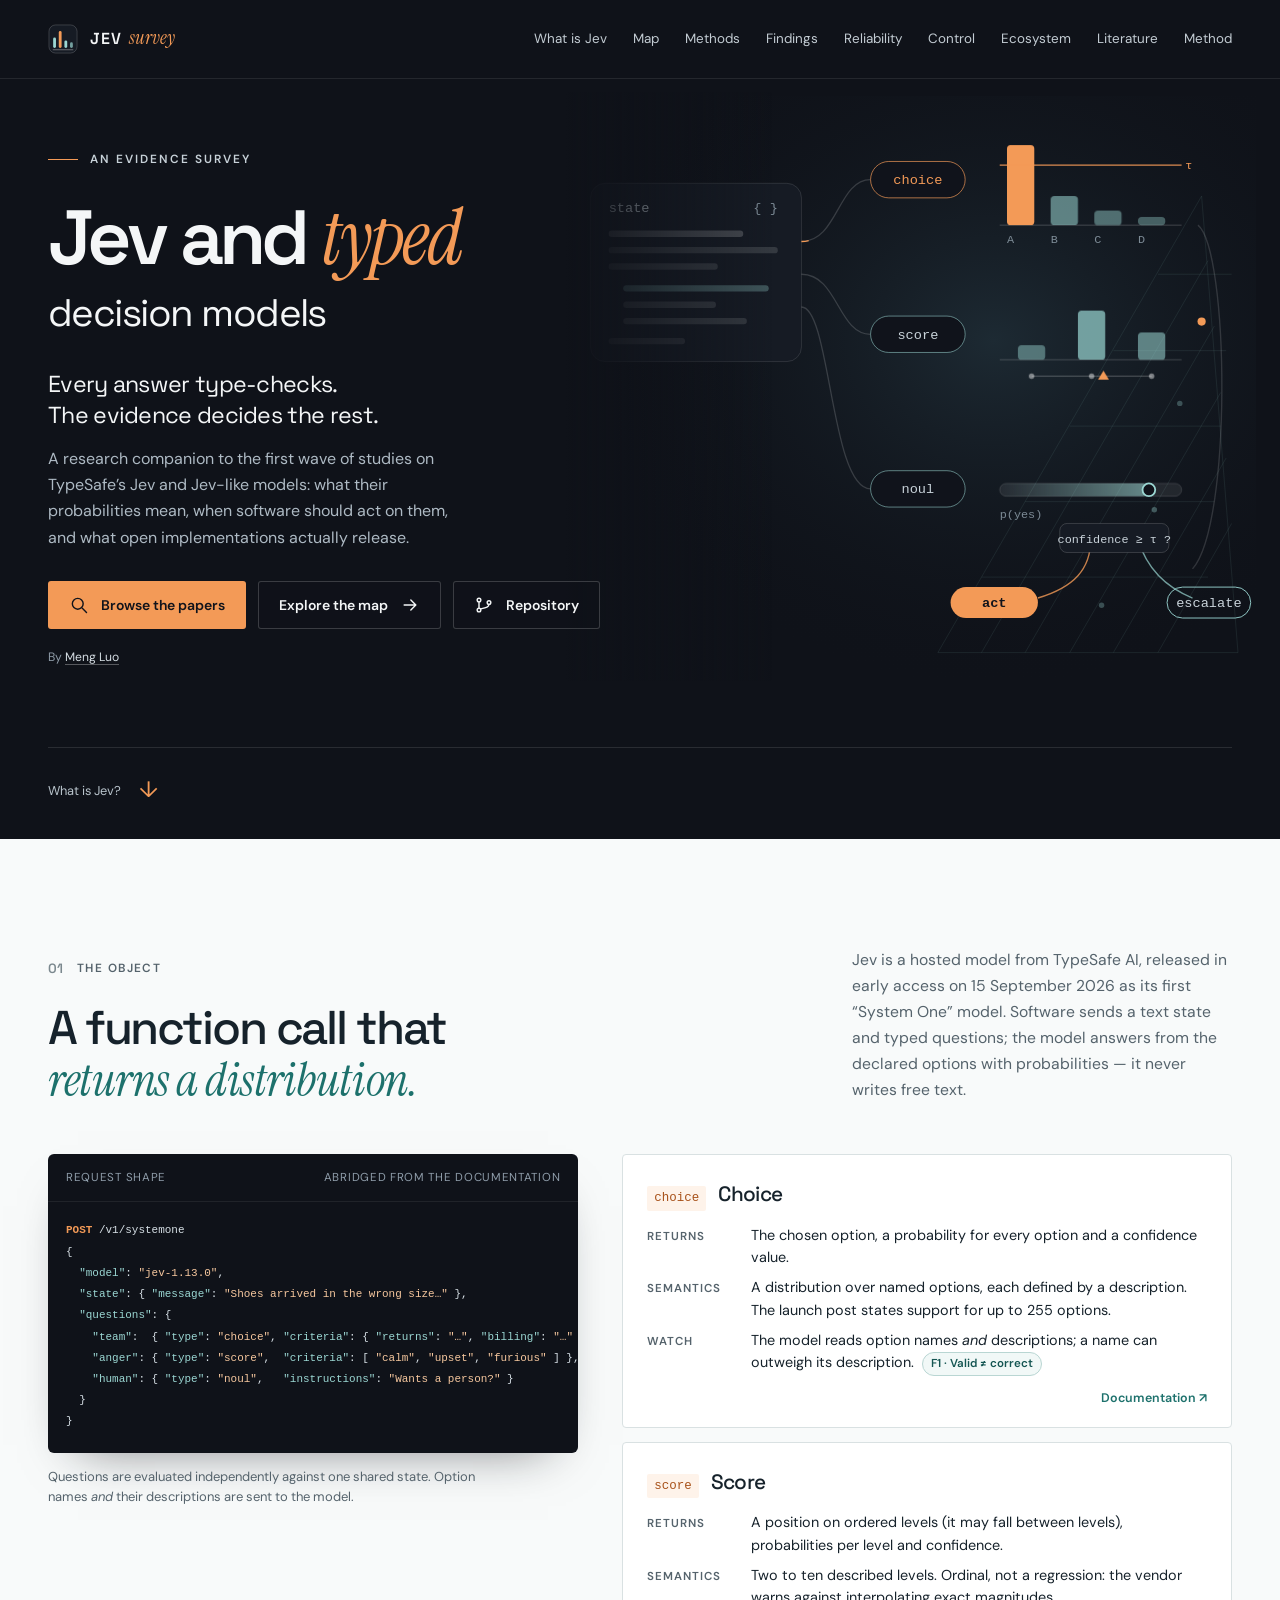
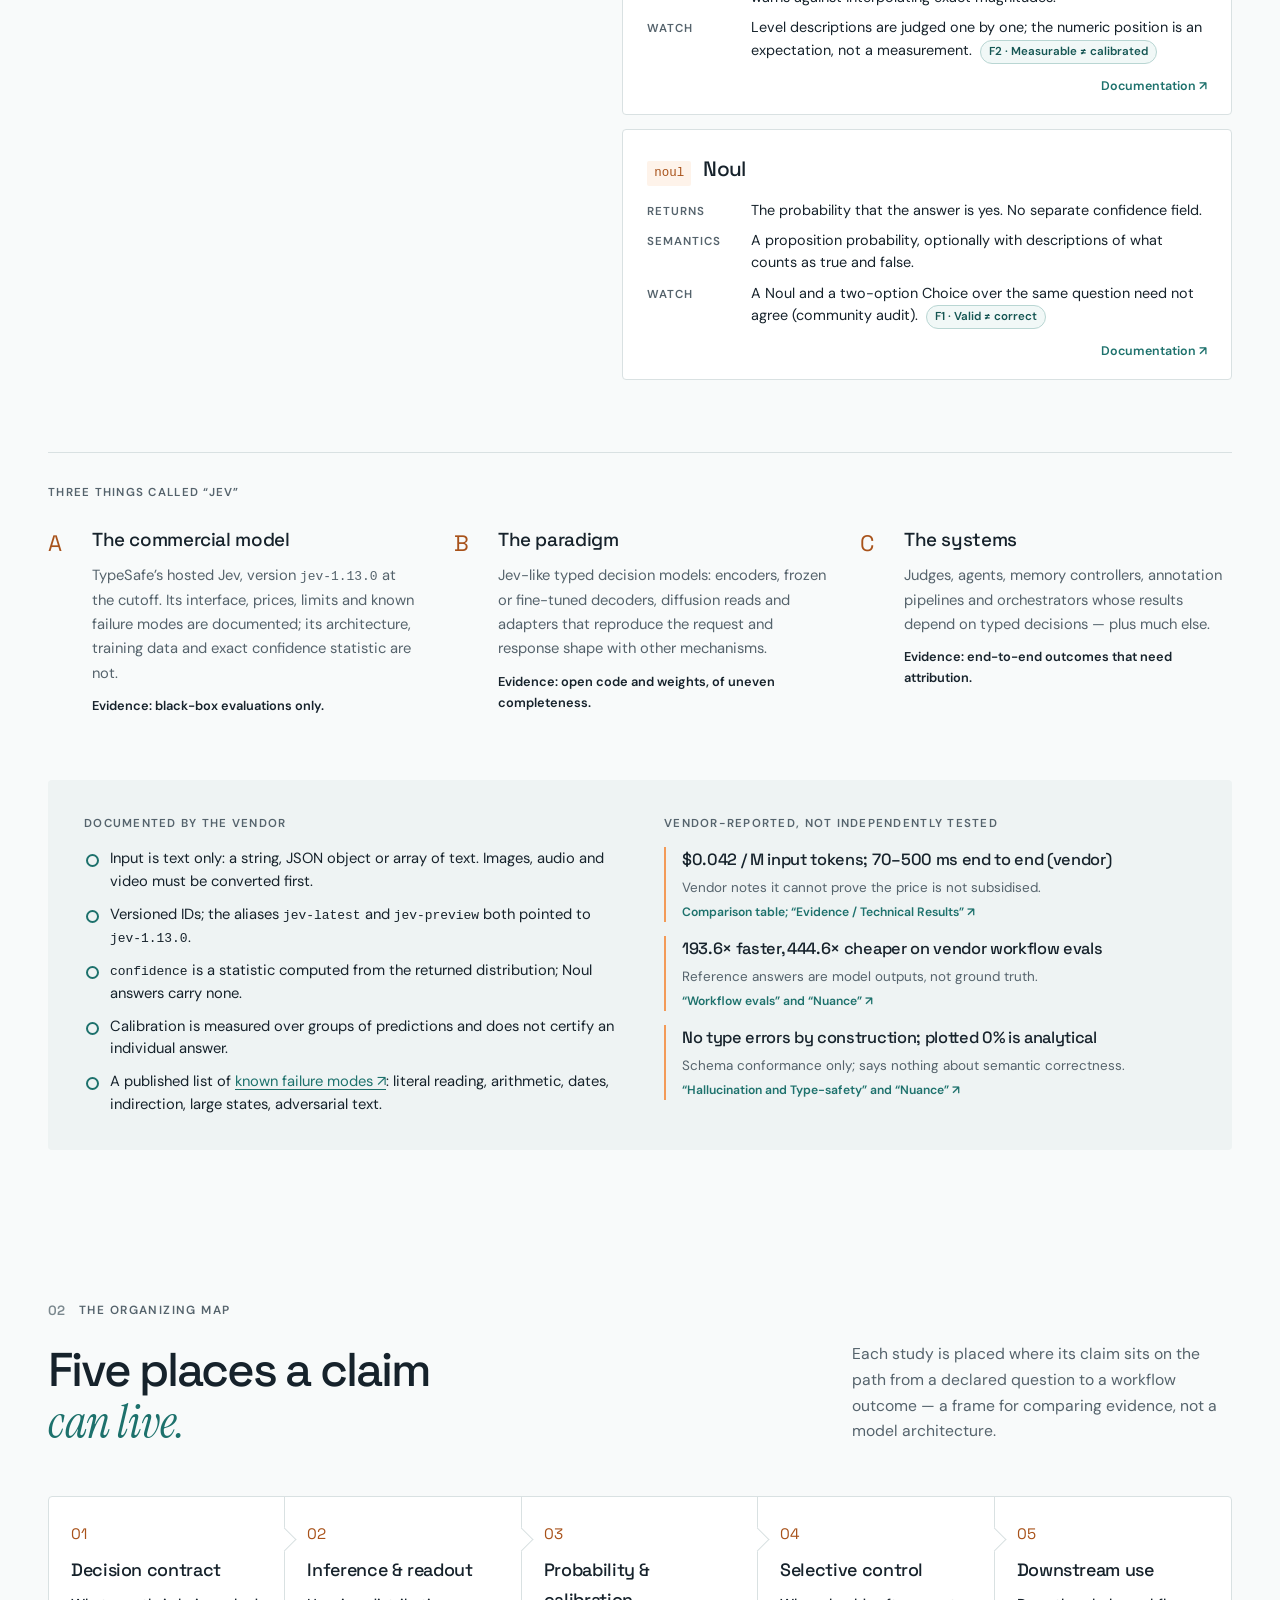
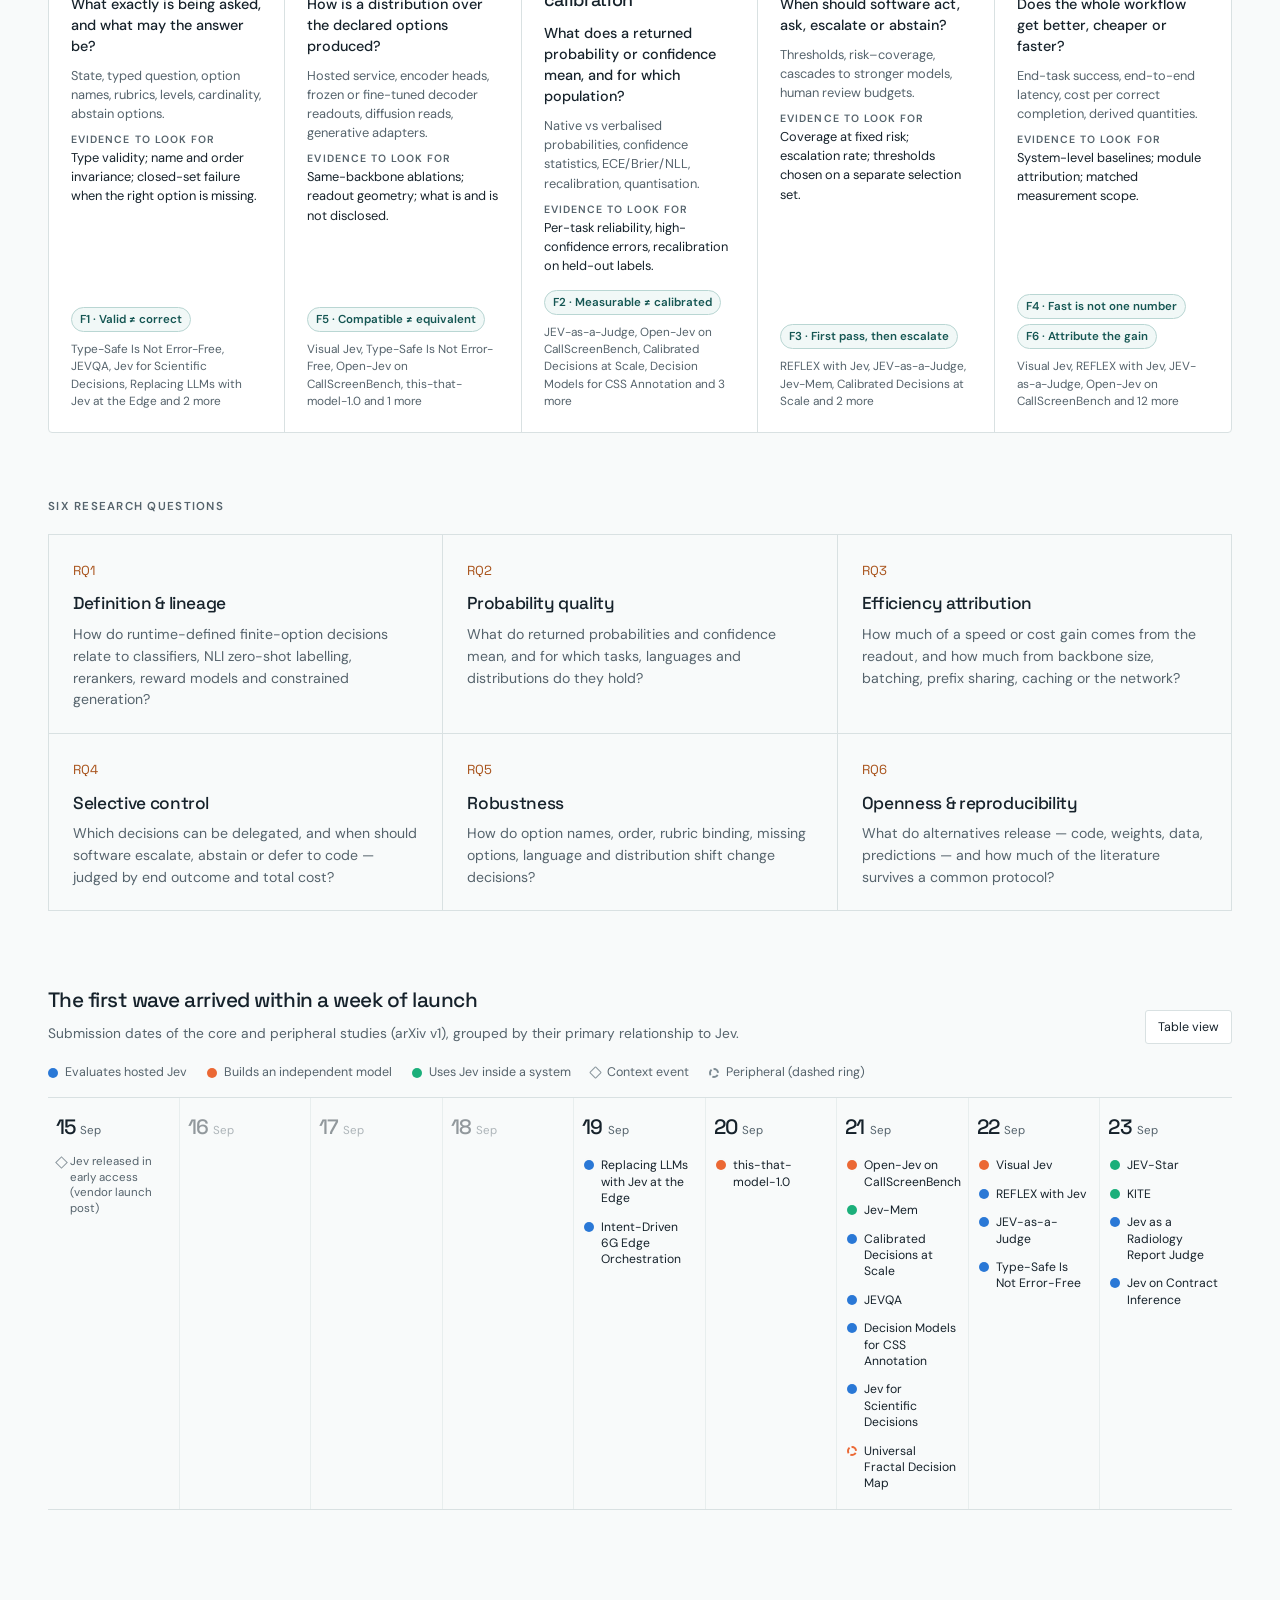
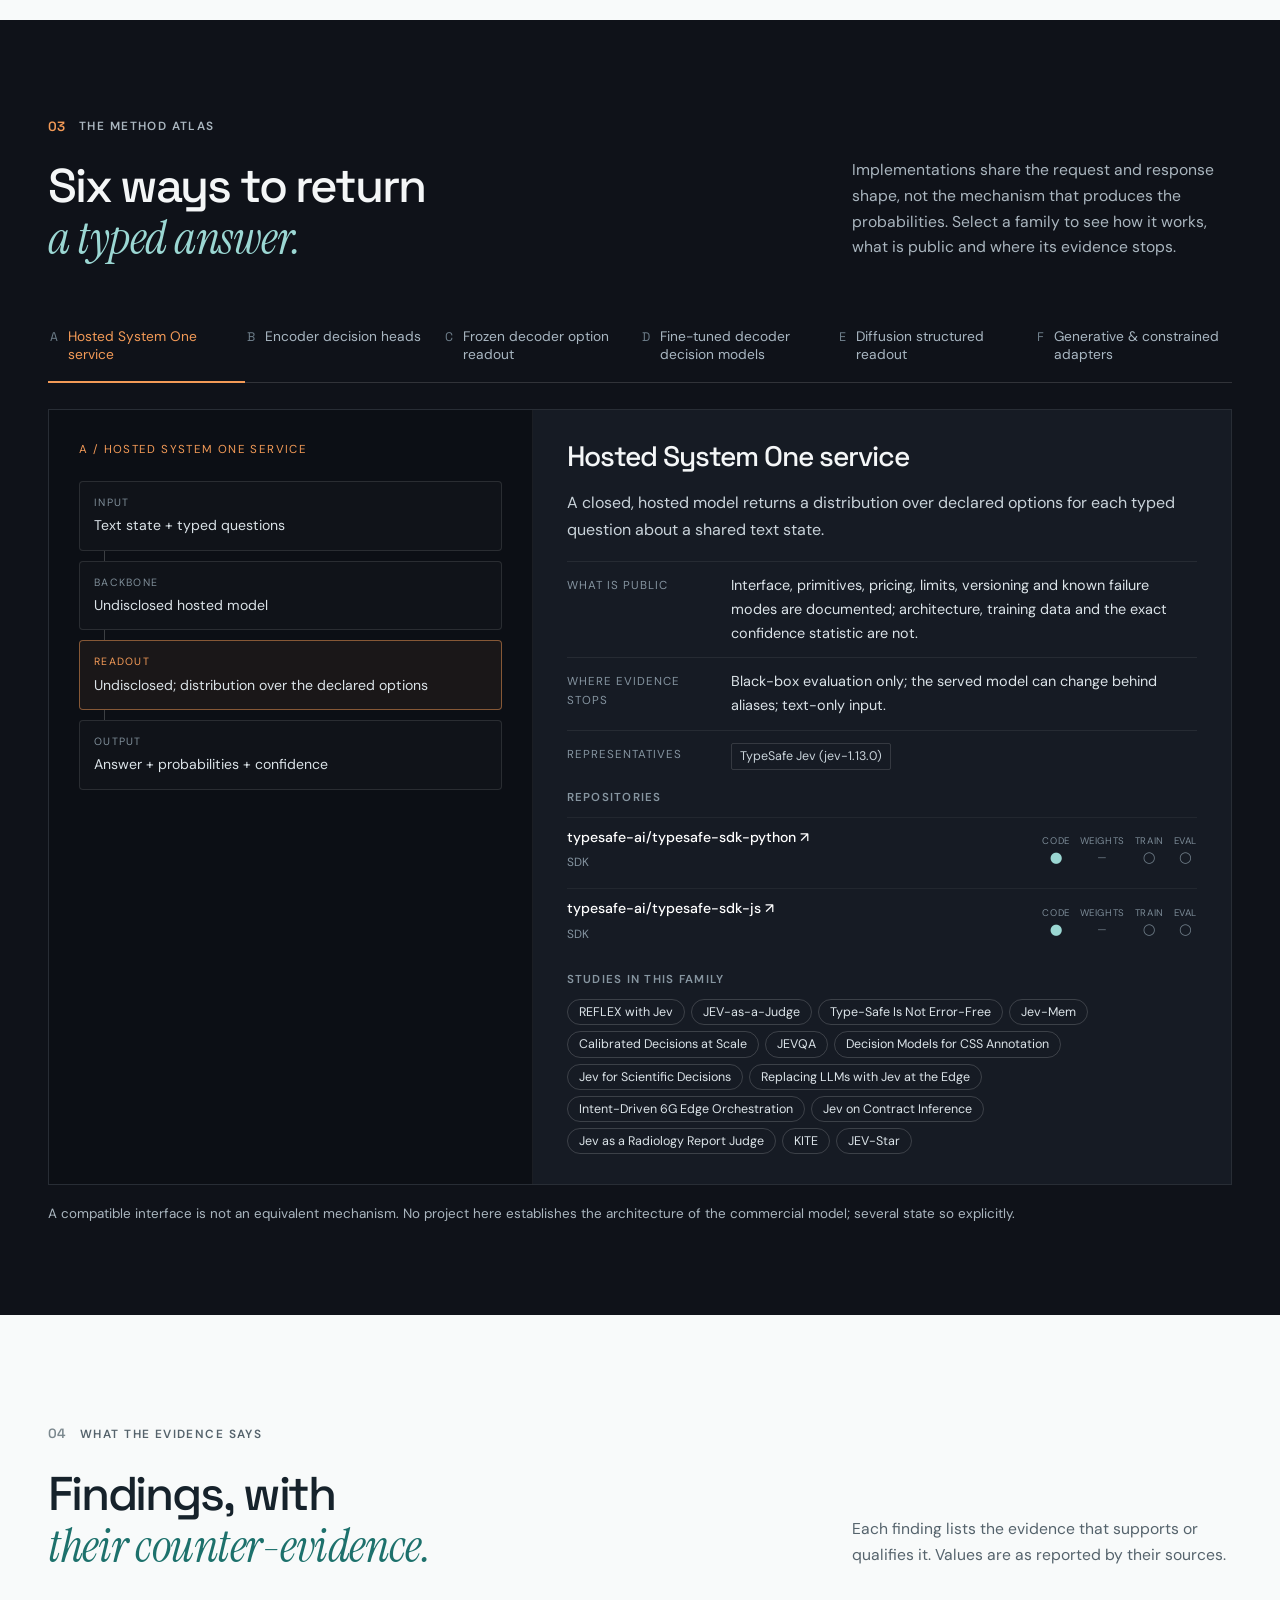
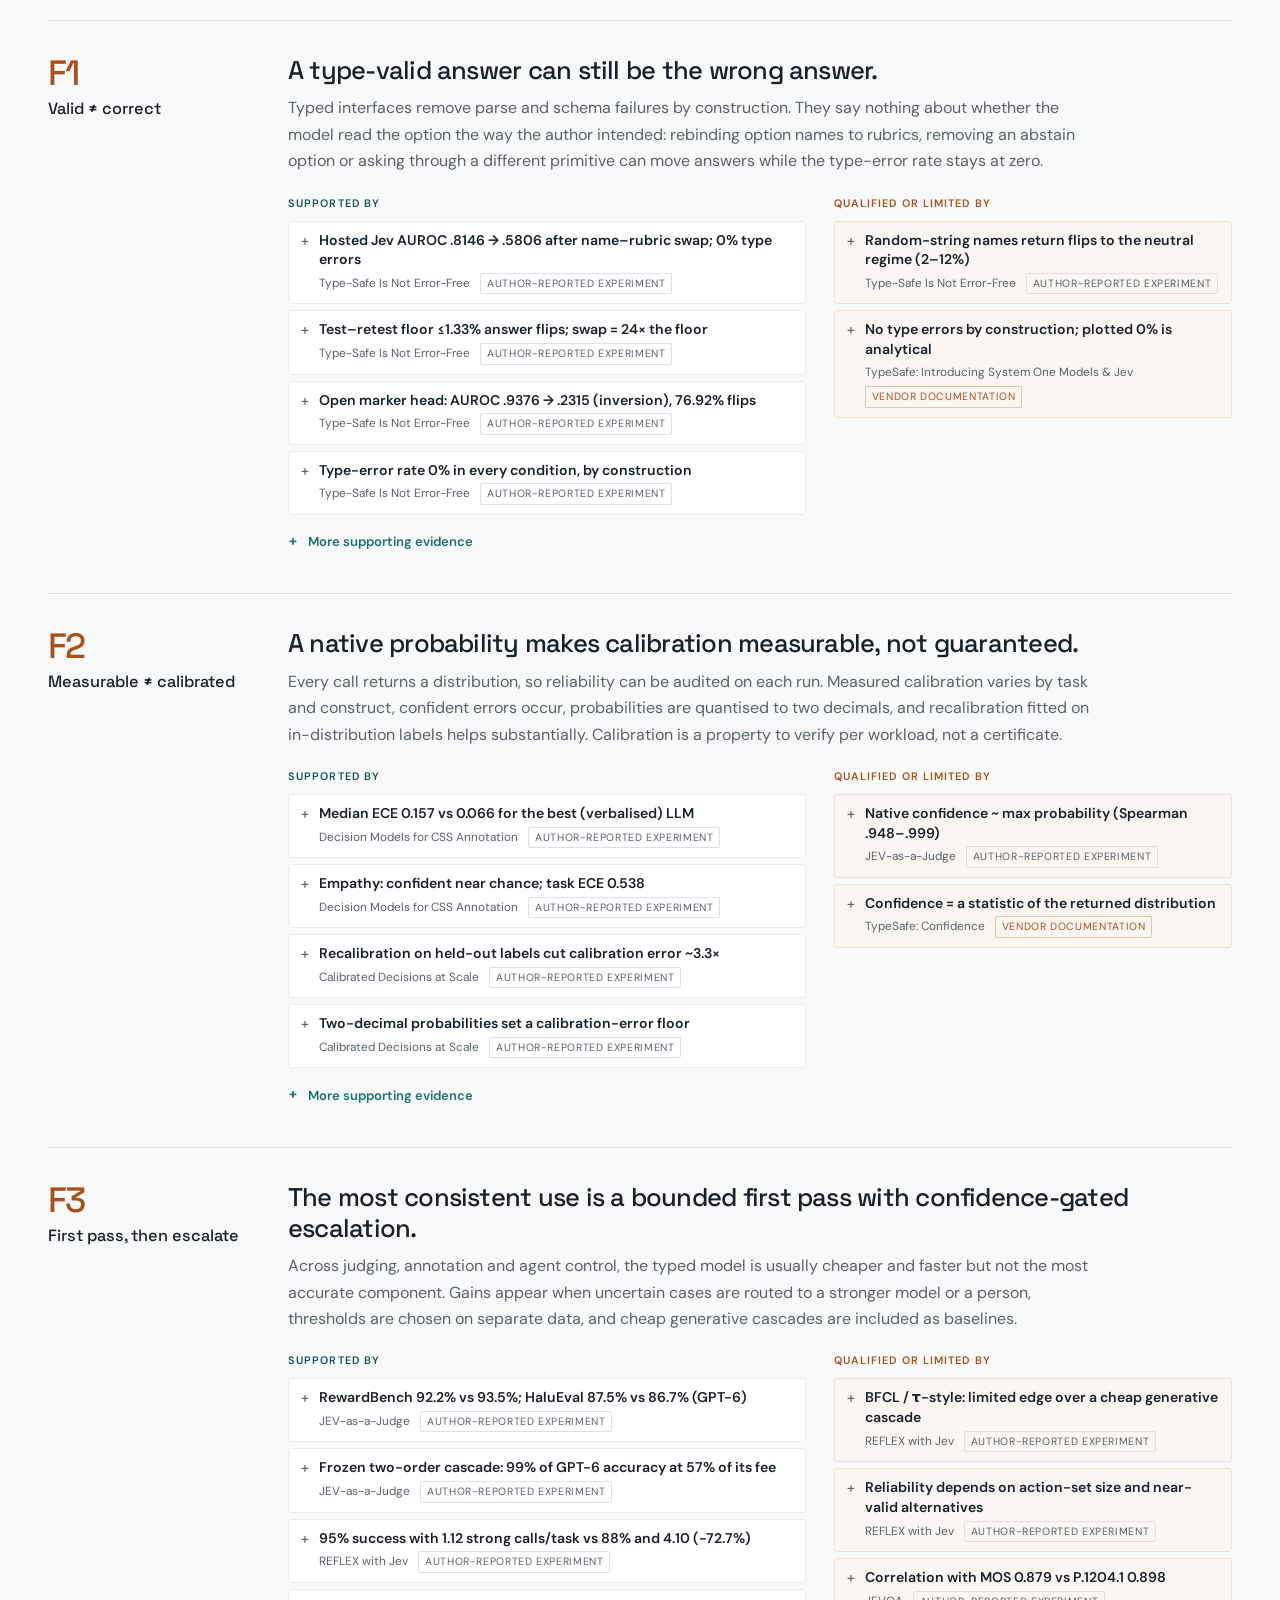
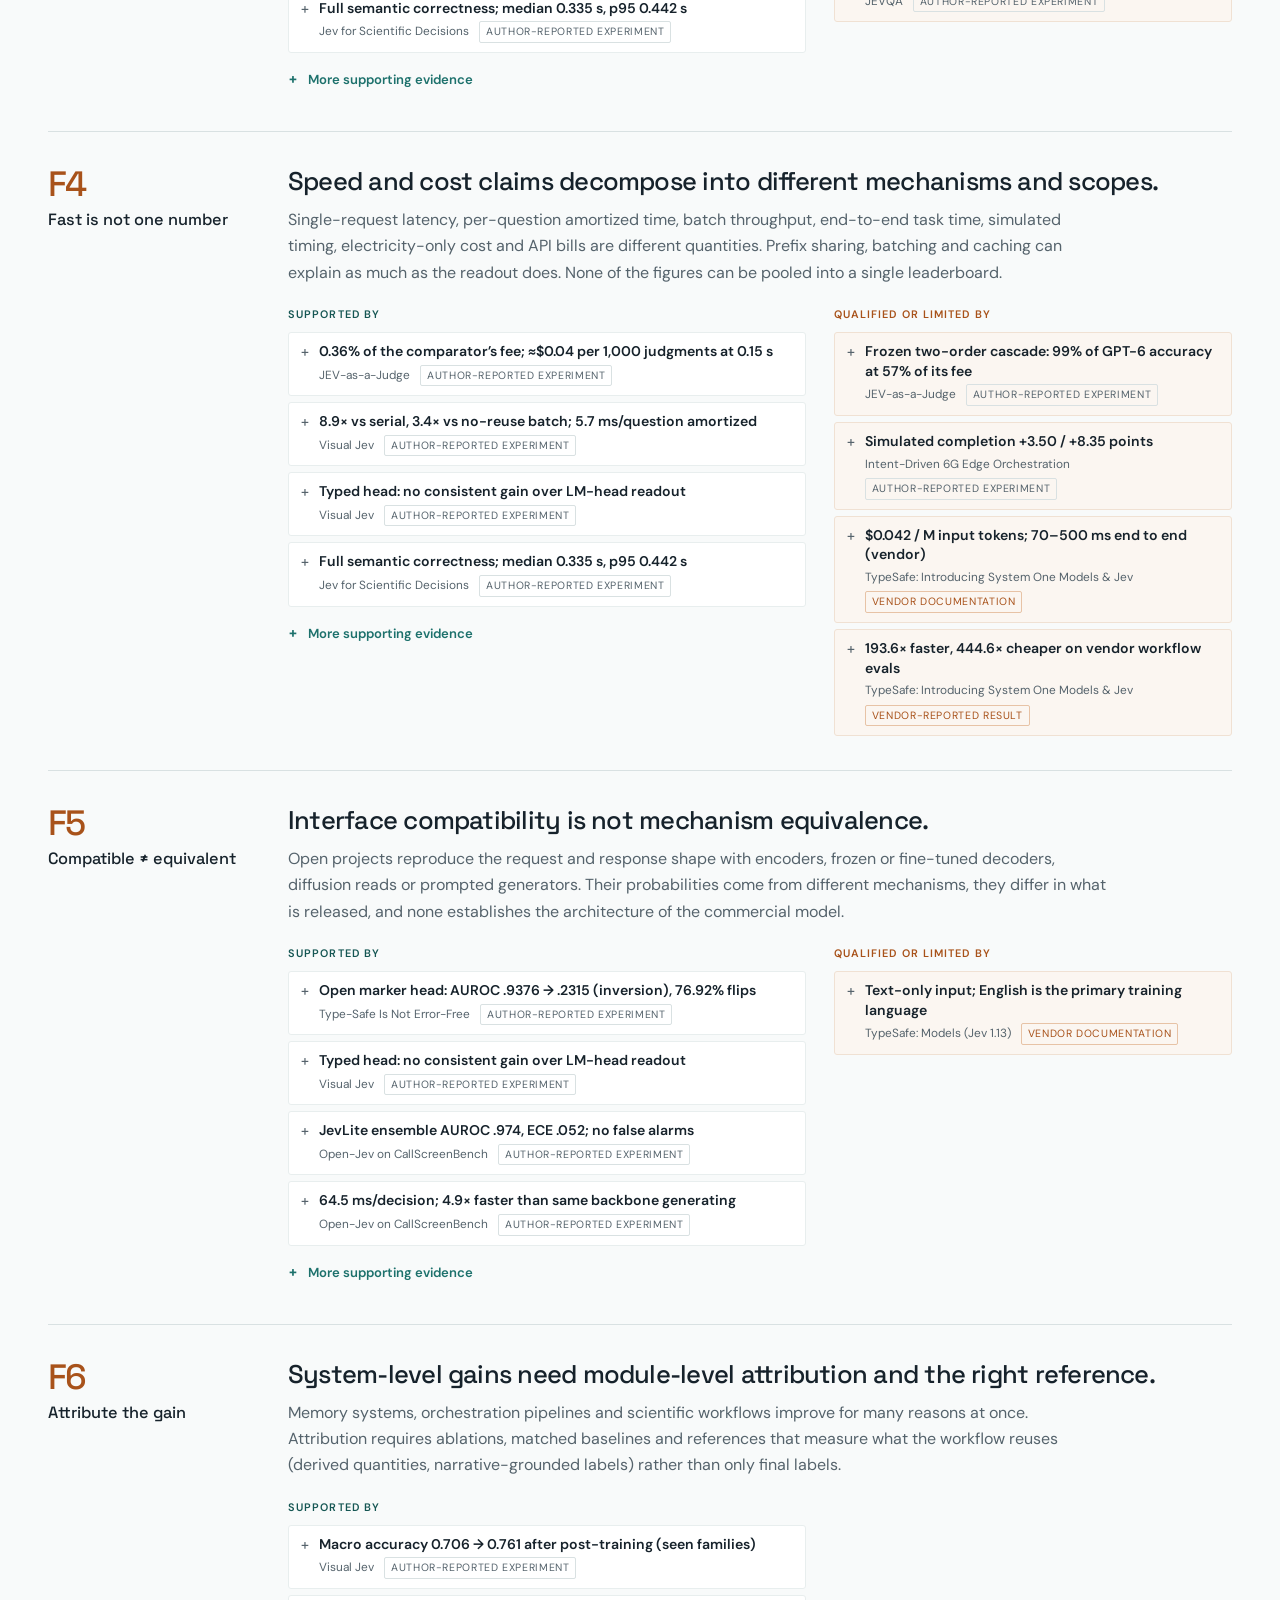
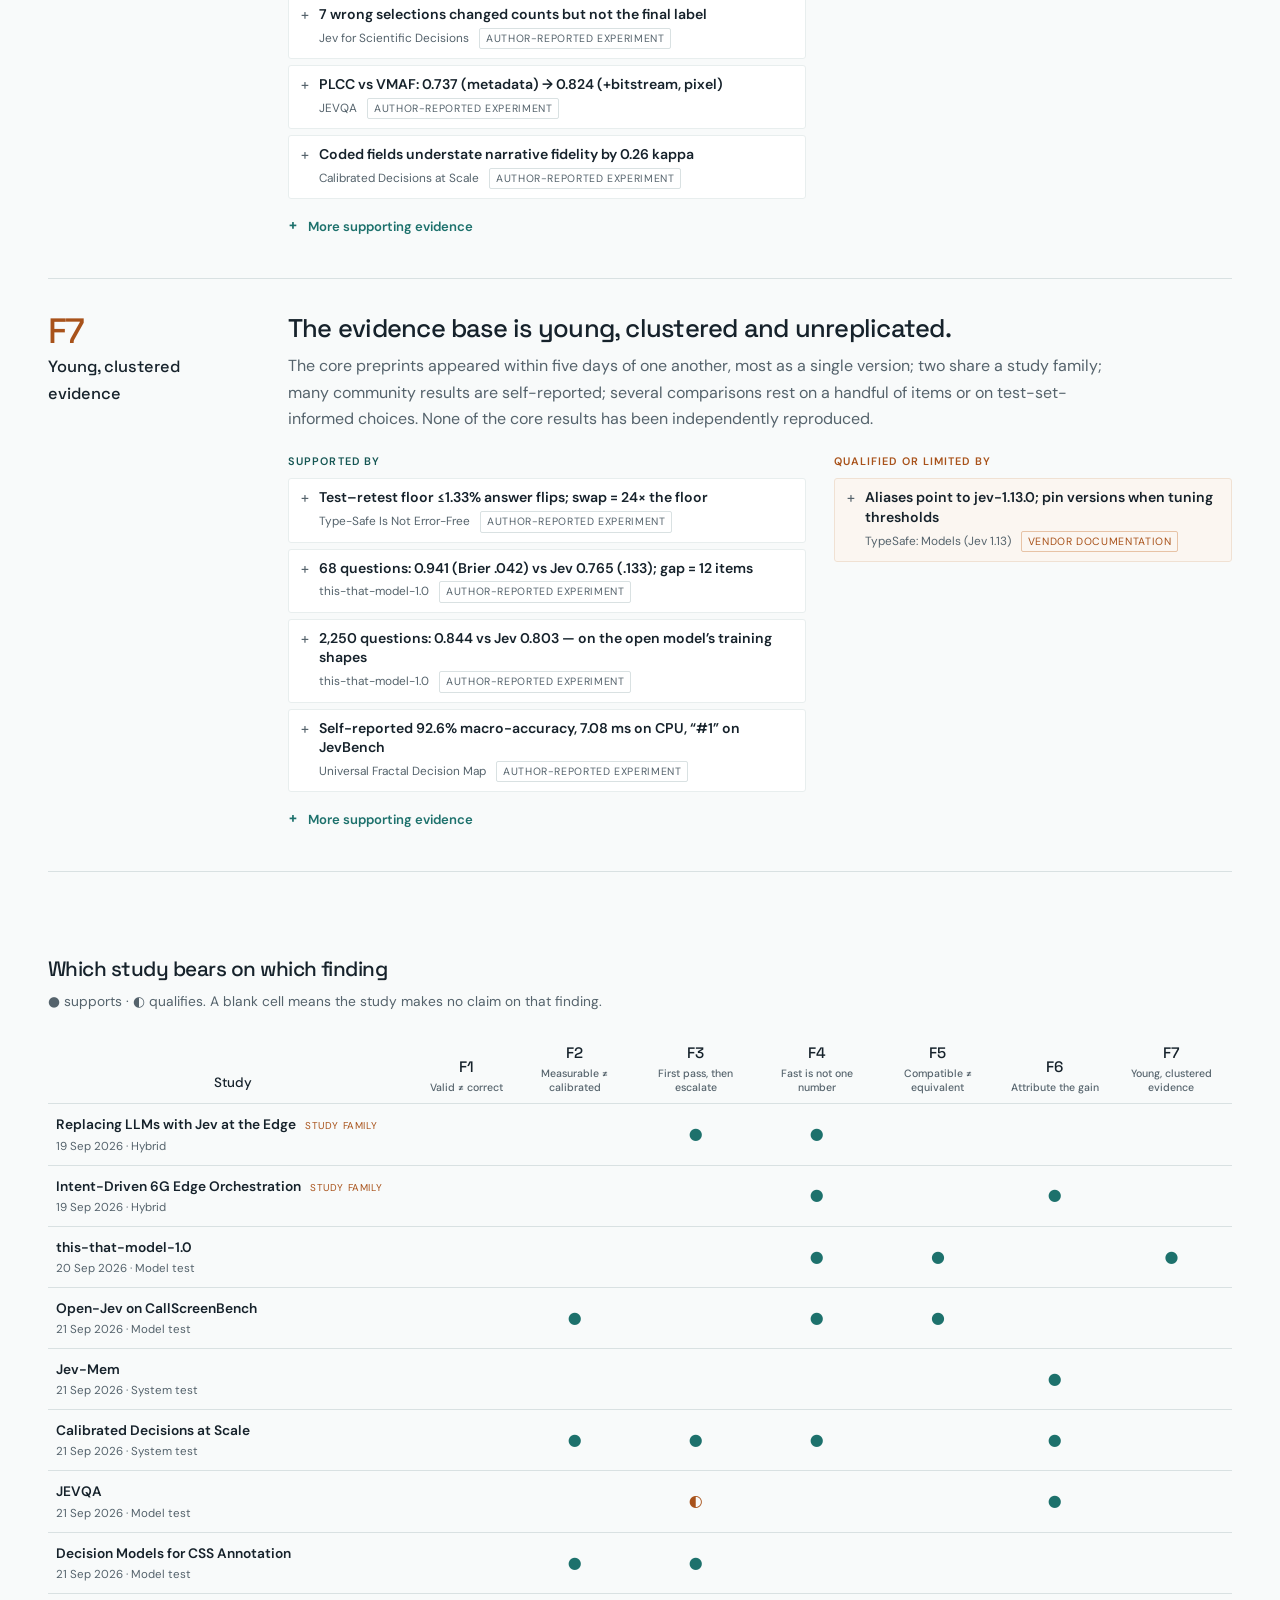
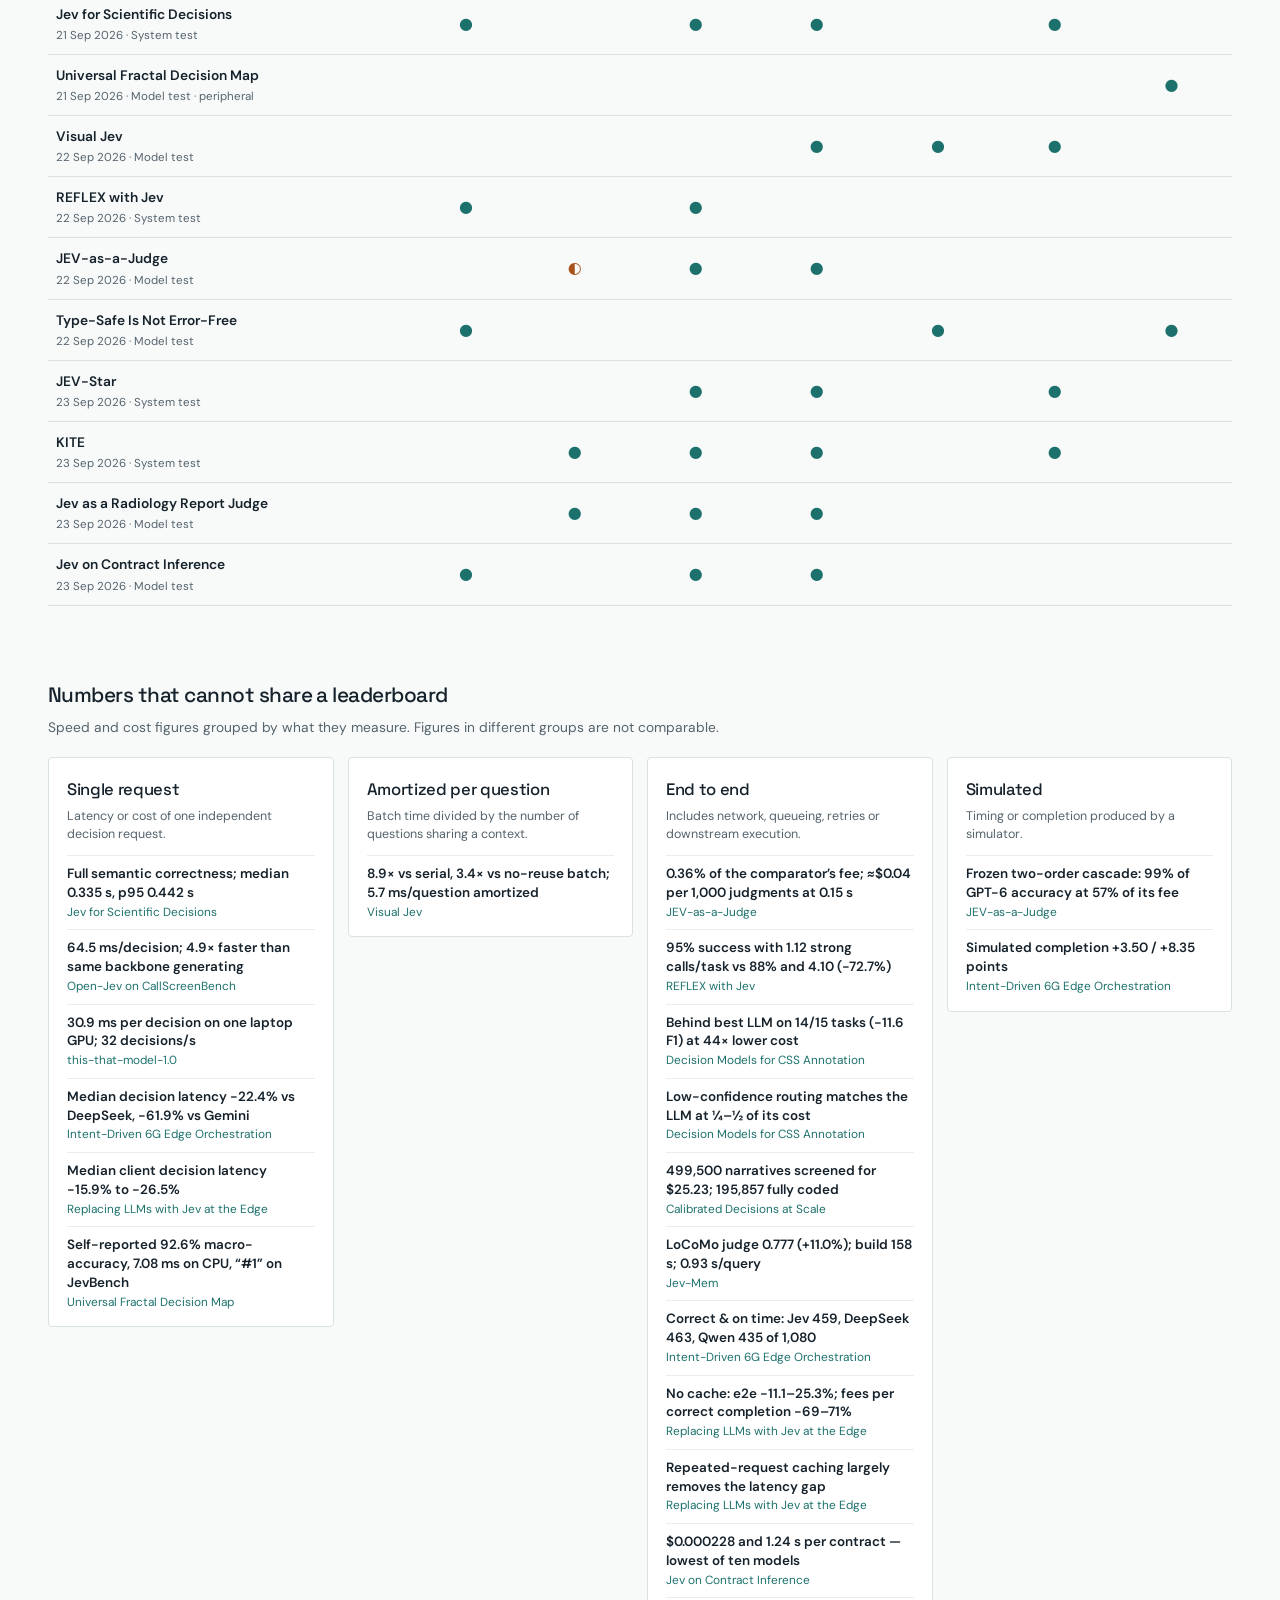
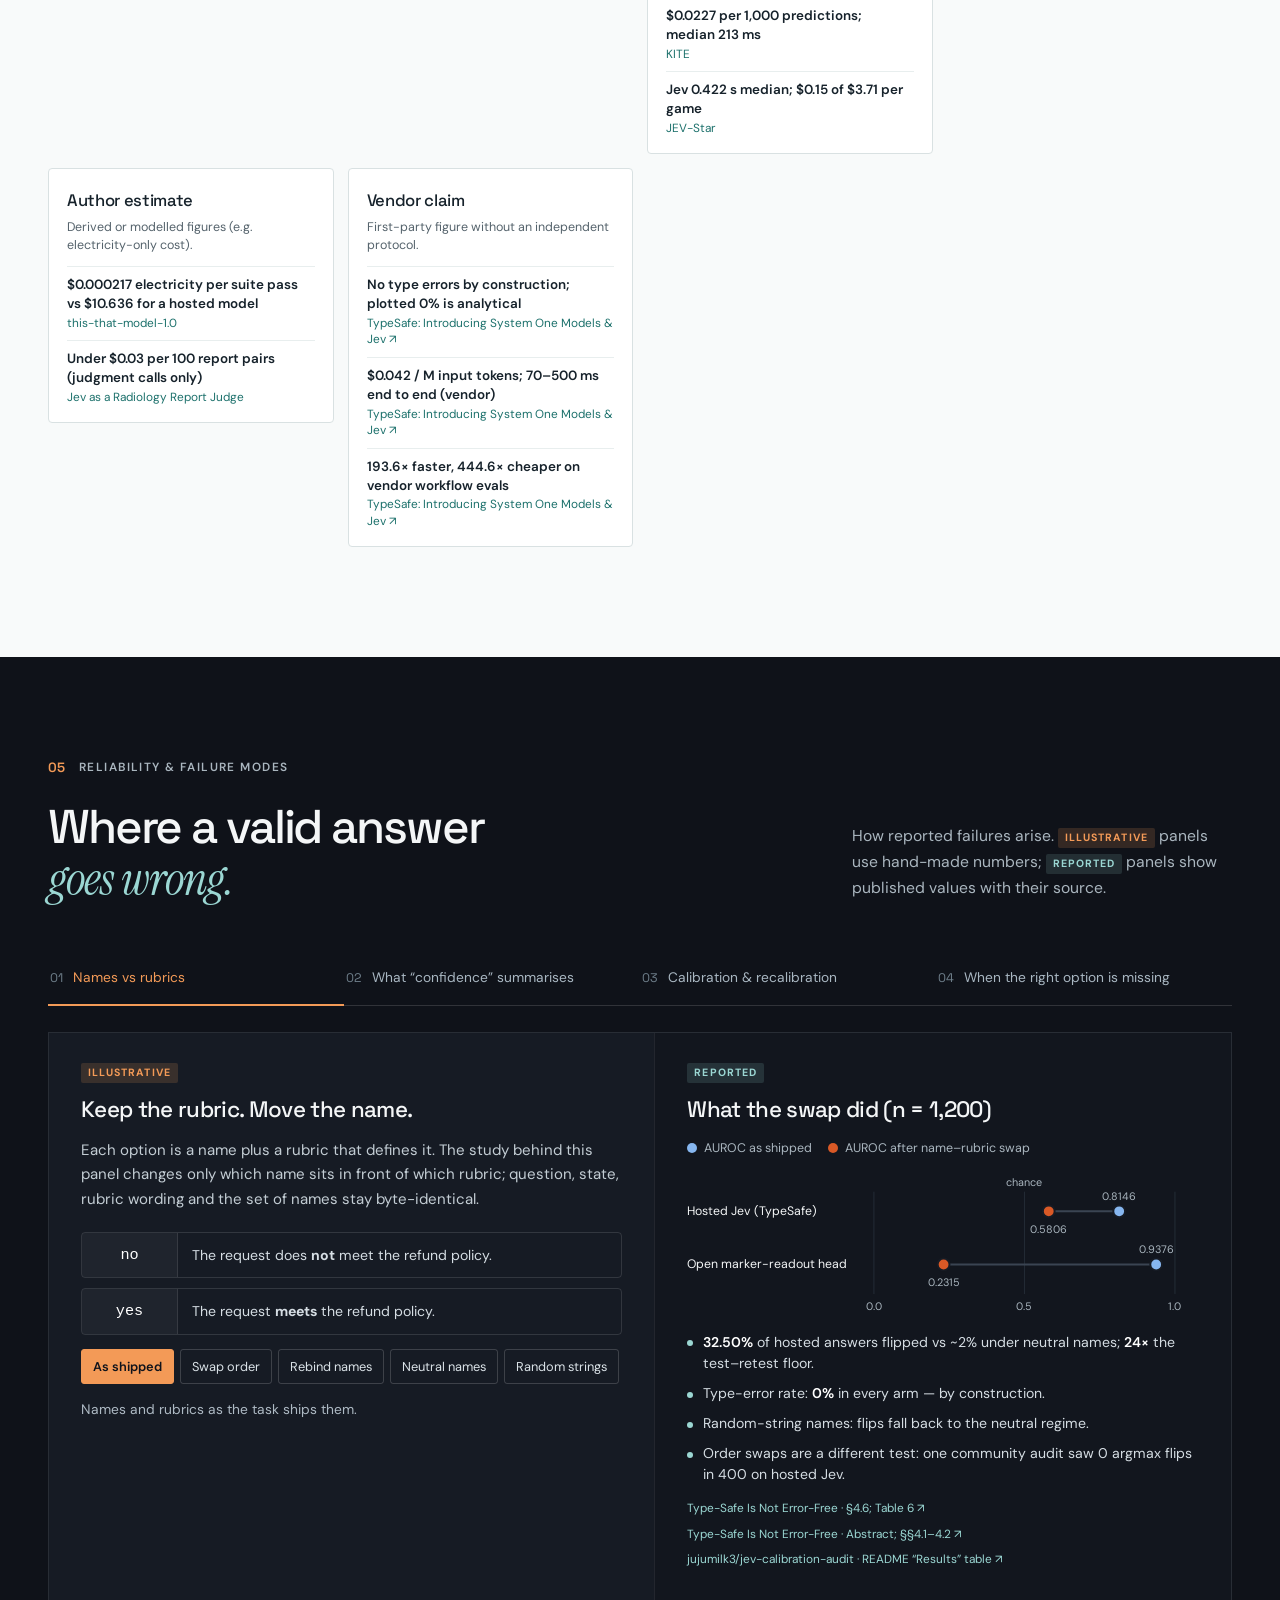
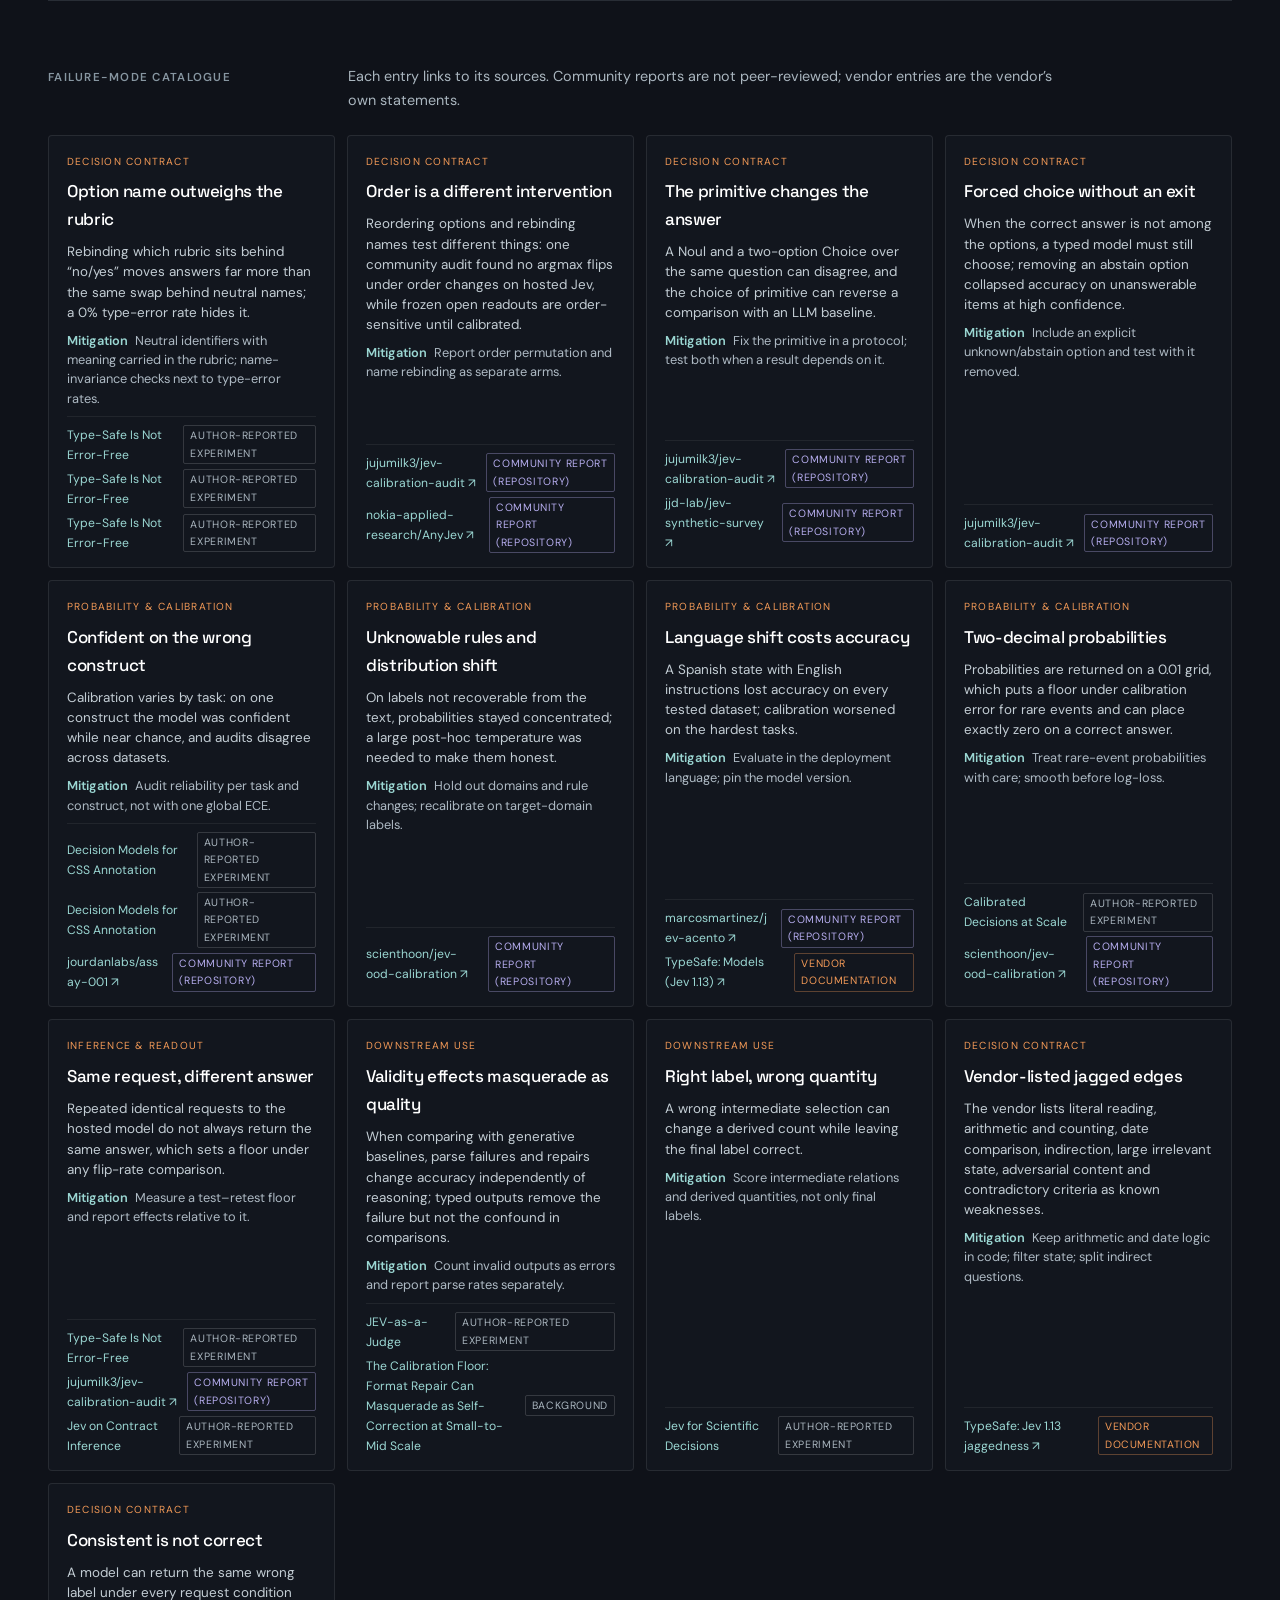
<file: index.html>
<!doctype html>
<html lang="en">
<head>
  <meta charset="utf-8">
  <meta name="viewport" content="width=device-width, initial-scale=1">
  <meta name="theme-color" content="#0f1219">
  <title>Jev and Typed Decision Models · An Evidence Survey</title>
  <meta name="description" content="A research companion to Jev and Jev-like typed decision models: what their probabilities mean, when software should act on them, and what open implementations release.">
  <meta name="author" content="Meng Luo">
  <link rel="canonical" href="https://eurekaleo.github.io/awesome-jev-survey/">
  <meta property="og:title" content="Jev and Typed Decision Models">
  <meta property="og:description" content="An evidence survey of calibration, selective control and open implementations.">
  <meta property="og:type" content="website">
  <meta property="og:image" content="https://eurekaleo.github.io/awesome-jev-survey/assets/og-image.png">
  <meta name="twitter:card" content="summary_large_image">
  <link rel="icon" href="assets/favicon.svg" type="image/svg+xml">
  <link rel="preconnect" href="https://fonts.googleapis.com">
  <link rel="preconnect" href="https://fonts.gstatic.com" crossorigin>
  <link href="https://fonts.googleapis.com/css2?family=DM+Sans:opsz,wght@9..40,400;9..40,500;9..40,600;9..40,700&family=Space+Grotesk:wght@400;500;600&family=Instrument+Serif:ital@0;1&display=swap" rel="stylesheet">
  <script>document.documentElement.classList.add("js")</script>
  <link rel="stylesheet" href="site/site.css?v=6e3dcfc9cf">
  <script type="module" src="site/site.js?v=6e3dcfc9cf"></script>
</head>
<body>
  <svg class="svg-defs" xmlns="http://www.w3.org/2000/svg" aria-hidden="true"><defs>
    <symbol id="i-arrow" viewBox="0 0 24 24"><path d="M5 12h14m-6-6 6 6-6 6"/></symbol>
    <symbol id="i-north" viewBox="0 0 24 24"><path d="M7 17 17 7M8 7h9v9"/></symbol>
    <symbol id="i-search" viewBox="0 0 24 24"><circle cx="10.5" cy="10.5" r="6.5"/><path d="m16 16 5 5"/></symbol>
    <symbol id="i-paper" viewBox="0 0 24 24"><path d="M6 2h8l4 4v16H6zM14 2v5h5M9 12h6m-6 4h6"/></symbol>
    <symbol id="i-code" viewBox="0 0 24 24"><path d="m8 7-5 5 5 5m8-10 5 5-5 5"/></symbol>
    <symbol id="i-data" viewBox="0 0 24 24"><ellipse cx="12" cy="6" rx="7" ry="3"/><path d="M5 6v12c0 1.7 3.1 3 7 3s7-1.3 7-3V6M5 12c0 1.7 3.1 3 7 3s7-1.3 7-3"/></symbol>
    <symbol id="i-down" viewBox="0 0 24 24"><path d="M12 4v13m-6-6 6 6 6-6M5 20h14"/></symbol>
    <symbol id="i-close" viewBox="0 0 24 24"><path d="m6 6 12 12M18 6 6 18"/></symbol>
    <symbol id="i-copy" viewBox="0 0 24 24"><rect x="8" y="8" width="12" height="12" rx="2"/><path d="M16 8V5a1 1 0 0 0-1-1H5a1 1 0 0 0-1 1v10a1 1 0 0 0 1 1h3"/></symbol>
    <symbol id="i-git" viewBox="0 0 24 24"><circle cx="6" cy="6" r="2.2"/><circle cx="6" cy="18" r="2.2"/><circle cx="18" cy="9" r="2.2"/><path d="M6 8.2v7.6M18 11.2c0 3-3 3.8-9.8 5.4"/></symbol>
  </defs></svg>
  <a class="skip-link" href="#papers">Skip to the literature explorer</a>

  <header class="site-header">
    <div class="shell header-inner">
      <a class="brand" href="#top" aria-label="Jev Survey home"><img src="assets/logo.svg" width="30" height="30" alt=""><span>JEV <span class="brand-sub">survey</span></span></a>
      <nav class="site-nav" aria-label="Primary navigation">
        <a href="#what">What is Jev</a><a href="#map">Map</a><a href="#atlas">Methods</a><a href="#findings">Findings</a><a href="#reliability">Reliability</a><a href="#control">Control</a><a href="#ecosystem">Ecosystem</a><a href="#papers">Literature</a><a href="#method">Method</a>
      </nav>
      <button id="menu-toggle" class="menu-toggle" aria-label="Open navigation" aria-expanded="false" aria-controls="mobile-nav"><span></span><span></span></button>
    </div>
    <nav id="mobile-nav" class="mobile-nav" aria-label="Mobile navigation" hidden>
      <a href="#what">What is Jev</a><a href="#map">Research map</a><a href="#atlas">Method atlas</a><a href="#findings">Findings</a><a href="#reliability">Reliability</a><a href="#control">Selective control</a><a href="#ecosystem">Open ecosystem</a><a href="#papers">Literature</a><a href="#method">Method &amp; data</a>
    </nav>
  </header>

  <main id="top">
    <!-- HERO ----------------------------------------------------------- -->
    <section class="hero" aria-labelledby="hero-title">
      <div class="hero-art" aria-hidden="true"><svg class="hero-svg" viewBox="0 0 760 640" xmlns="http://www.w3.org/2000/svg" focusable="false">
  <defs>
    <linearGradient id="hg-fade" x1="0" x2="1" y1="0" y2="0"><stop offset="0" stop-color="#9bd7d3" stop-opacity="0"/><stop offset="1" stop-color="#9bd7d3" stop-opacity=".55"/></linearGradient>
    <radialGradient id="hg-glow" cx=".62" cy=".42" r=".6"><stop offset="0" stop-color="#1d2a33"/><stop offset="1" stop-color="#0f1219" stop-opacity="0"/></radialGradient>
  </defs>
  <rect width="760" height="640" fill="url(#hg-glow)"/>
  <!-- probability simplex, faint -->
  <g class="hg-simplex" stroke="#9bd7d3" stroke-opacity=".10" fill="none">
    <path d="M410 612 L700 110 L740 612 Z"/>
    <path d="M458 529 L707 529 M506 446 L714 446 M555 363 L721 363 M603 280 L727 280 M652 196 L733 196"/>
    <path d="M458 612 L707 181 M506 612 L714 253 M555 612 L721 326 M603 612 L727 398 M652 612 L733 470"/>
  </g>
  <g class="hg-points">
    <circle cx="611" cy="492" r="3" fill="#9bd7d3" fill-opacity=".35"/><circle cx="648" cy="455" r="3" fill="#9bd7d3" fill-opacity=".35"/>
    <circle cx="590" cy="560" r="3" fill="#9bd7d3" fill-opacity=".3"/><circle cx="676" cy="338" r="3" fill="#9bd7d3" fill-opacity=".3"/>
    <circle cx="700" cy="248" r="4.5" fill="#f39a57" class="hg-pulse"/>
  </g>

  <!-- state card -->
  <g class="hg-state" transform="translate(28 96)">
    <rect width="232" height="196" rx="16" fill="#161b24" stroke="#ffffff" stroke-opacity=".12"/>
    <text x="20" y="32" class="hg-mono">state</text>
    <text x="206" y="32" class="hg-mono hg-dim" text-anchor="end">{ }</text>
    <rect x="20" y="52" width="148" height="7" rx="3.5" fill="#ffffff" fill-opacity=".20"/>
    <rect x="20" y="70" width="186" height="7" rx="3.5" fill="#ffffff" fill-opacity=".13"/>
    <rect x="20" y="88" width="120" height="7" rx="3.5" fill="#ffffff" fill-opacity=".13"/>
    <rect x="36" y="112" width="160" height="7" rx="3.5" fill="#9bd7d3" fill-opacity=".30"/>
    <rect x="36" y="130" width="102" height="7" rx="3.5" fill="#ffffff" fill-opacity=".13"/>
    <rect x="36" y="148" width="136" height="7" rx="3.5" fill="#ffffff" fill-opacity=".13"/>
    <rect x="20" y="170" width="84" height="7" rx="3.5" fill="#ffffff" fill-opacity=".10"/>
  </g>

  <!-- connectors state -> questions -->
  <g fill="none" stroke="#ffffff" stroke-opacity=".16" stroke-width="1.4">
    <path d="M260 160 C 300 160, 300 92, 336 92"/>
    <path d="M260 196 C 300 196, 300 262, 336 262"/>
    <path d="M260 232 C 292 232, 292 432, 336 432"/>
  </g>
  <g fill="none" stroke="#f39a57" stroke-width="1.6" class="hg-flow">
    <path d="M260 160 C 300 160, 300 92, 336 92"/>
  </g>

  <!-- typed questions -->
  <g class="hg-q" transform="translate(336 72)">
    <rect width="104" height="40" rx="20" fill="#10131b" stroke="#f39a57" stroke-opacity=".75"/>
    <text x="52" y="25" text-anchor="middle" class="hg-mono hg-accent">choice</text>
  </g>
  <g class="hg-q" transform="translate(336 242)">
    <rect width="104" height="40" rx="20" fill="#10131b" stroke="#9bd7d3" stroke-opacity=".6"/>
    <text x="52" y="25" text-anchor="middle" class="hg-mono">score</text>
  </g>
  <g class="hg-q" transform="translate(336 412)">
    <rect width="104" height="40" rx="20" fill="#10131b" stroke="#9bd7d3" stroke-opacity=".6"/>
    <text x="52" y="25" text-anchor="middle" class="hg-mono">noul</text>
  </g>

  <!-- choice: distribution over declared options -->
  <g transform="translate(478 32)">
    <path d="M0 110 H200" stroke="#ffffff" stroke-opacity=".22"/>
    <rect class="hg-bar" x="8" y="22" width="30" height="88" rx="4" fill="#f39a57"/>
    <rect class="hg-bar" x="56" y="78" width="30" height="32" rx="4" fill="#9bd7d3" fill-opacity=".55"/>
    <rect class="hg-bar" x="104" y="94" width="30" height="16" rx="4" fill="#9bd7d3" fill-opacity=".45"/>
    <rect class="hg-bar" x="152" y="101" width="30" height="9" rx="4" fill="#9bd7d3" fill-opacity=".38"/>
    <path d="M0 44 H200" stroke="#f39a57" stroke-width="1.3" stroke-opacity=".9"/>
    <text x="204" y="48" class="hg-mono hg-accent hg-small">τ</text>
    <text x="8" y="130" class="hg-mono hg-dim hg-small">A</text><text x="56" y="130" class="hg-mono hg-dim hg-small">B</text>
    <text x="104" y="130" class="hg-mono hg-dim hg-small">C</text><text x="152" y="130" class="hg-mono hg-dim hg-small">D</text>
  </g>

  <!-- score: ordered levels -->
  <g transform="translate(478 214)">
    <path d="M0 76 H200" stroke="#ffffff" stroke-opacity=".22"/>
    <rect class="hg-bar" x="20" y="60" width="30" height="16" rx="4" fill="#9bd7d3" fill-opacity=".45"/>
    <rect class="hg-bar" x="86" y="22" width="30" height="54" rx="4" fill="#9bd7d3" fill-opacity=".7"/>
    <rect class="hg-bar" x="152" y="46" width="30" height="30" rx="4" fill="#9bd7d3" fill-opacity=".55"/>
    <path d="M35 94 H167" stroke="#ffffff" stroke-opacity=".3"/>
    <circle cx="35" cy="94" r="3" fill="#ffffff" fill-opacity=".45"/><circle cx="101" cy="94" r="3" fill="#ffffff" fill-opacity=".45"/><circle cx="167" cy="94" r="3" fill="#ffffff" fill-opacity=".45"/>
    <path d="M114 86 l6 10 h-12 z" fill="#f39a57" transform="translate(0 2)"/>
  </g>

  <!-- noul: probability of yes -->
  <g transform="translate(478 418)">
    <rect x="0" y="8" width="200" height="14" rx="7" fill="#ffffff" fill-opacity=".08" stroke="#ffffff" stroke-opacity=".15"/>
    <rect class="hg-fill" x="0" y="8" width="164" height="14" rx="7" fill="url(#hg-fade)"/>
    <circle cx="164" cy="15" r="7" fill="#10131b" stroke="#9bd7d3" stroke-width="2"/>
    <text x="0" y="46" class="hg-mono hg-dim hg-small">p(yes)</text>
  </g>

  <!-- gate and outcomes -->
  <g fill="none" stroke-width="1.5">
    <path d="M696 142 C 730 170, 734 470, 690 520" stroke="#ffffff" stroke-opacity=".14"/>
    <path d="M578 488 C 578 520, 560 540, 520 552" stroke="#f39a57" stroke-opacity=".8"/>
    <path d="M630 488 C 640 520, 660 540, 690 552" stroke="#9bd7d3" stroke-opacity=".7"/>
  </g>
  <g transform="translate(544 470)">
    <rect width="120" height="32" rx="8" fill="#161b24" stroke="#ffffff" stroke-opacity=".18"/>
    <text x="60" y="21" text-anchor="middle" class="hg-mono hg-small">confidence ≥ τ ?</text>
  </g>
  <g transform="translate(424 540)">
    <rect width="96" height="34" rx="17" fill="#f39a57"/>
    <text x="48" y="22" text-anchor="middle" class="hg-mono hg-ink">act</text>
  </g>
  <g transform="translate(662 540)">
    <rect width="92" height="34" rx="17" fill="none" stroke="#9bd7d3"/>
    <text x="46" y="22" text-anchor="middle" class="hg-mono">escalate</text>
  </g>
</svg>
</div>
      <div class="shell hero-inner">
        <div class="hero-copy">
          <p class="eyebrow"><span class="eyebrow-rule"></span>AN EVIDENCE SURVEY</p>
          <h1 id="hero-title">Jev and <em>typed</em><span>decision models</span></h1>
          <p class="hero-statement">Every answer type-checks.<br>The evidence decides the rest.</p>
          <p class="hero-description">A research companion to the first wave of studies on TypeSafe’s Jev and Jev-like models: what their probabilities mean, when software should act on them, and what open implementations actually release.</p>
          <div class="hero-actions">
            <a class="button button-primary" href="#papers"><svg class="icon"><use href="#i-search"/></svg>Browse the papers</a>
            <a class="button button-ghost" href="#map">Explore the map <svg class="icon"><use href="#i-arrow"/></svg></a>
            <a class="button button-ghost" href="https://github.com/Eurekaleo/awesome-jev-survey"><svg class="icon"><use href="#i-git"/></svg>Repository</a>
          </div>
          <p class="publication-note">By <a href="https://eurekaleo.github.io/" rel="author">Meng Luo</a></p>
        </div>
      </div>
      <div class="shell hero-bottom">
        <a class="scroll-cue" href="#what">What is Jev? <span aria-hidden="true">↓</span></a>
      </div>
    </section>

    <!-- 01 WHAT IS JEV --------------------------------------------------- -->
    <section id="what" class="what section-light" aria-labelledby="what-title">
      <div class="shell">
        <div class="section-heading">
          <div><p class="section-label"><span>01</span> THE OBJECT</p><h2 id="what-title">A function call that<br><em>returns a distribution.</em></h2></div>
          <p>Jev is a hosted model from TypeSafe AI, released in early access on 15 September 2026 as its first “System One” model. Software sends a text state and typed questions; the model answers from the declared options with probabilities — it never writes free text.</p>
        </div>
        <div class="what-grid">
          <div class="what-request">
            <figure class="code-card">
              <figcaption><span>Request shape</span><span>abridged from the documentation</span></figcaption>
<pre><code><span class="tk">POST</span> /v1/systemone
{
  <span class="k">"model"</span>: <span class="s">"jev-1.13.0"</span>,
  <span class="k">"state"</span>: { <span class="k">"message"</span>: <span class="s">"Shoes arrived in the wrong size…"</span> },
  <span class="k">"questions"</span>: {
    <span class="k">"team"</span>:  { <span class="k">"type"</span>: <span class="s">"choice"</span>, <span class="k">"criteria"</span>: { <span class="k">"returns"</span>: <span class="s">"…"</span>, <span class="k">"billing"</span>: <span class="s">"…"</span> } },
    <span class="k">"anger"</span>: { <span class="k">"type"</span>: <span class="s">"score"</span>,  <span class="k">"criteria"</span>: [ <span class="s">"calm"</span>, <span class="s">"upset"</span>, <span class="s">"furious"</span> ] },
    <span class="k">"human"</span>: { <span class="k">"type"</span>: <span class="s">"noul"</span>,   <span class="k">"instructions"</span>: <span class="s">"Wants a person?"</span> }
  }
}</code></pre>
            </figure>
            <p class="fine">Questions are evaluated independently against one shared state. Option names <em>and</em> their descriptions are sent to the model.</p>
          </div>
          <div class="primitive-list"><article class="primitive"><div class="prim-head"><code>choice</code><h3>Choice</h3></div>
<dl><div><dt>Returns</dt><dd>The chosen option, a probability for every option and a confidence value.</dd></div><div><dt>Semantics</dt><dd>A distribution over named options, each defined by a description. The launch post states support for up to 255 options.</dd></div>
<div><dt>Watch</dt><dd>The model reads option names <em>and</em> descriptions; a name can outweigh its description. <a class="finding-chip" href="#finding-F1">F1 · Valid ≠ correct</a></dd></div></dl>
<a class="doc-link" href="https://docs.typesafe.ai/primitives/choice" target="_blank" rel="noopener noreferrer">Documentation ↗</a></article>
<article class="primitive"><div class="prim-head"><code>score</code><h3>Score</h3></div>
<dl><div><dt>Returns</dt><dd>A position on ordered levels (it may fall between levels), probabilities per level and confidence.</dd></div><div><dt>Semantics</dt><dd>Two to ten described levels. Ordinal, not a regression: the vendor warns against interpolating exact magnitudes.</dd></div>
<div><dt>Watch</dt><dd>Level descriptions are judged one by one; the numeric position is an expectation, not a measurement. <a class="finding-chip" href="#finding-F2">F2 · Measurable ≠ calibrated</a></dd></div></dl>
<a class="doc-link" href="https://docs.typesafe.ai/primitives/score" target="_blank" rel="noopener noreferrer">Documentation ↗</a></article>
<article class="primitive"><div class="prim-head"><code>noul</code><h3>Noul</h3></div>
<dl><div><dt>Returns</dt><dd>The probability that the answer is yes. No separate confidence field.</dd></div><div><dt>Semantics</dt><dd>A proposition probability, optionally with descriptions of what counts as true and false.</dd></div>
<div><dt>Watch</dt><dd>A Noul and a two-option Choice over the same question need not agree (community audit). <a class="finding-chip" href="#finding-F1">F1 · Valid ≠ correct</a></dd></div></dl>
<a class="doc-link" href="https://docs.typesafe.ai/primitives/noul" target="_blank" rel="noopener noreferrer">Documentation ↗</a></article></div>
        </div>

        <div class="three-objects">
          <p class="aside-caption">THREE THINGS CALLED “JEV”</p>
          <div class="objects-grid">
            <article><span class="obj-n">A</span><h3>The commercial model</h3><p>TypeSafe’s hosted Jev, version <code>jev-1.13.0</code> at the cutoff. Its interface, prices, limits and known failure modes are documented; its architecture, training data and exact confidence statistic are not.</p><p class="obj-foot">Evidence: black-box evaluations only.</p></article>
            <article><span class="obj-n">B</span><h3>The paradigm</h3><p>Jev-like typed decision models: encoders, frozen or fine-tuned decoders, diffusion reads and adapters that reproduce the request and response shape with other mechanisms.</p><p class="obj-foot">Evidence: open code and weights, of uneven completeness.</p></article>
            <article><span class="obj-n">C</span><h3>The systems</h3><p>Judges, agents, memory controllers, annotation pipelines and orchestrators whose results depend on typed decisions — plus much else.</p><p class="obj-foot">Evidence: end-to-end outcomes that need attribution.</p></article>
          </div>
        </div>

        <div class="docs-split">
          <div>
            <p class="aside-caption">DOCUMENTED BY THE VENDOR</p>
            <ul class="check-list">
              <li>Input is text only: a string, JSON object or array of text. Images, audio and video must be converted first.</li>
              <li>Versioned IDs; the aliases <code>jev-latest</code> and <code>jev-preview</code> both pointed to <code>jev-1.13.0</code>.</li>
              <li><code>confidence</code> is a statistic computed from the returned distribution; Noul answers carry none.</li>
              <li>Calibration is measured over groups of predictions and does not certify an individual answer.</li>
              <li>A published list of <a href="https://docs.typesafe.ai/model-jaggedness/jev-1.13" target="_blank" rel="noopener noreferrer">known failure modes ↗</a>: literal reading, arithmetic, dates, indirection, large states, adversarial text.</li>
            </ul>
          </div>
          <div>
            <p class="aside-caption">VENDOR-REPORTED, NOT INDEPENDENTLY TESTED</p>
            <ul class="claim-list"><li><strong>$0.042 / M input tokens; 70–500 ms end to end (vendor)</strong><span>Vendor notes it cannot prove the price is not subsidised.</span><a href="https://typesafe.ai/blog/introducing-system-one-models-and-jev" target="_blank" rel="noopener noreferrer">Comparison table; “Evidence / Technical Results” ↗</a></li>
<li><strong>193.6× faster, 444.6× cheaper on vendor workflow evals</strong><span>Reference answers are model outputs, not ground truth.</span><a href="https://typesafe.ai/blog/introducing-system-one-models-and-jev" target="_blank" rel="noopener noreferrer">“Workflow evals” and “Nuance” ↗</a></li>
<li><strong>No type errors by construction; plotted 0% is analytical</strong><span>Schema conformance only; says nothing about semantic correctness.</span><a href="https://typesafe.ai/blog/introducing-system-one-models-and-jev" target="_blank" rel="noopener noreferrer">“Hallucination and Type-safety” and “Nuance” ↗</a></li></ul>
          </div>
        </div>
      </div>
    </section>

    <!-- 02 RESEARCH MAP -------------------------------------------------- -->
    <section id="map" class="map section-light" aria-labelledby="map-title">
      <div class="shell">
        <div class="section-heading">
          <div><p class="section-label"><span>02</span> THE ORGANIZING MAP</p><h2 id="map-title">Five places a claim<br><em>can live.</em></h2></div>
          <p>Each study is placed where its claim sits on the path from a declared question to a workflow outcome — a frame for comparing evidence, not a model architecture.</p>
        </div>
        <ol class="stage-flow"><li class="stage" id="stage-contract"><div class="stage-top"><span class="stage-n">01</span></div>
<h3>Decision contract</h3><p class="stage-q">What exactly is being asked, and what may the answer be?</p><p class="stage-covers">State, typed question, option names, rubrics, levels, cardinality, abstain options.</p>
<p class="stage-evidence"><span>Evidence to look for</span>Type validity; name and order invariance; closed-set failure when the right option is missing.</p><div class="stage-chips"><a class="finding-chip" href="#finding-F1">F1 · Valid ≠ correct</a></div>
<p class="stage-studies">Type-Safe Is Not Error-Free, JEVQA, Jev for Scientific Decisions, Replacing LLMs with Jev at the Edge and 2 more</p></li>
<li class="stage" id="stage-readout"><div class="stage-top"><span class="stage-n">02</span></div>
<h3>Inference &amp; readout</h3><p class="stage-q">How is a distribution over the declared options produced?</p><p class="stage-covers">Hosted service, encoder heads, frozen or fine-tuned decoder readouts, diffusion reads, generative adapters.</p>
<p class="stage-evidence"><span>Evidence to look for</span>Same-backbone ablations; readout geometry; what is and is not disclosed.</p><div class="stage-chips"><a class="finding-chip" href="#finding-F5">F5 · Compatible ≠ equivalent</a></div>
<p class="stage-studies">Visual Jev, Type-Safe Is Not Error-Free, Open-Jev on CallScreenBench, this-that-model-1.0 and 1 more</p></li>
<li class="stage" id="stage-probability"><div class="stage-top"><span class="stage-n">03</span></div>
<h3>Probability &amp; calibration</h3><p class="stage-q">What does a returned probability or confidence mean, and for which population?</p><p class="stage-covers">Native vs verbalised probabilities, confidence statistics, ECE/Brier/NLL, recalibration, quantisation.</p>
<p class="stage-evidence"><span>Evidence to look for</span>Per-task reliability, high-confidence errors, recalibration on held-out labels.</p><div class="stage-chips"><a class="finding-chip" href="#finding-F2">F2 · Measurable ≠ calibrated</a></div>
<p class="stage-studies">JEV-as-a-Judge, Open-Jev on CallScreenBench, Calibrated Decisions at Scale, Decision Models for CSS Annotation and 3 more</p></li>
<li class="stage" id="stage-control"><div class="stage-top"><span class="stage-n">04</span></div>
<h3>Selective control</h3><p class="stage-q">When should software act, ask, escalate or abstain?</p><p class="stage-covers">Thresholds, risk–coverage, cascades to stronger models, human review budgets.</p>
<p class="stage-evidence"><span>Evidence to look for</span>Coverage at fixed risk; escalation rate; thresholds chosen on a separate selection set.</p><div class="stage-chips"><a class="finding-chip" href="#finding-F3">F3 · First pass, then escalate</a></div>
<p class="stage-studies">REFLEX with Jev, JEV-as-a-Judge, Jev-Mem, Calibrated Decisions at Scale and 2 more</p></li>
<li class="stage" id="stage-use"><div class="stage-top"><span class="stage-n">05</span></div>
<h3>Downstream use</h3><p class="stage-q">Does the whole workflow get better, cheaper or faster?</p><p class="stage-covers">End-task success, end-to-end latency, cost per correct completion, derived quantities.</p>
<p class="stage-evidence"><span>Evidence to look for</span>System-level baselines; module attribution; matched measurement scope.</p><div class="stage-chips"><a class="finding-chip" href="#finding-F4">F4 · Fast is not one number</a><a class="finding-chip" href="#finding-F6">F6 · Attribute the gain</a></div>
<p class="stage-studies">Visual Jev, REFLEX with Jev, JEV-as-a-Judge, Open-Jev on CallScreenBench and 12 more</p></li></ol>

        <div class="rq-block">
          <p class="aside-caption">SIX RESEARCH QUESTIONS</p>
          <div class="rq-grid">
            <article><span>RQ1</span><h3>Definition &amp; lineage</h3><p>How do runtime-defined finite-option decisions relate to classifiers, NLI zero-shot labelling, rerankers, reward models and constrained generation?</p></article>
            <article><span>RQ2</span><h3>Probability quality</h3><p>What do returned probabilities and confidence mean, and for which tasks, languages and distributions do they hold?</p></article>
            <article><span>RQ3</span><h3>Efficiency attribution</h3><p>How much of a speed or cost gain comes from the readout, and how much from backbone size, batching, prefix sharing, caching or the network?</p></article>
            <article><span>RQ4</span><h3>Selective control</h3><p>Which decisions can be delegated, and when should software escalate, abstain or defer to code — judged by end outcome and total cost?</p></article>
            <article><span>RQ5</span><h3>Robustness</h3><p>How do option names, order, rubric binding, missing options, language and distribution shift change decisions?</p></article>
            <article><span>RQ6</span><h3>Openness &amp; reproducibility</h3><p>What do alternatives release — code, weights, data, predictions — and how much of the literature survives a common protocol?</p></article>
          </div>
        </div>

        <figure class="timeline-figure viz-root" aria-labelledby="timeline-title">
          <figcaption class="viz-head">
            <div><h3 id="timeline-title">The first wave arrived within a week of launch</h3><p>Submission dates of the core and peripheral studies (arXiv v1), grouped by their primary relationship to Jev.</p></div>
            <button class="table-toggle" type="button" aria-pressed="false" data-table-toggle="timeline">Table view</button>
          </figcaption>
          <div class="tl-legend"><span class="lg rel-commercial_jev"><i aria-hidden="true"></i>Evaluates hosted Jev</span><span class="lg rel-independent_jev_like"><i aria-hidden="true"></i>Builds an independent model</span><span class="lg rel-downstream_system"><i aria-hidden="true"></i>Uses Jev inside a system</span><span class="lg lg-event"><i aria-hidden="true"></i>Context event</span><span class="lg lg-peri"><i aria-hidden="true"></i>Peripheral (dashed ring)</span></div><div class="timeline" data-chart="timeline"><div class="tl-day"><div class="tl-date"><b>15</b><span>Sep</span></div><ul><li class="tl-event">Jev released in early access (vendor launch post)</li></ul></div><div class="tl-day tl-empty"><div class="tl-date"><b>16</b><span>Sep</span></div><ul></ul></div><div class="tl-day tl-empty"><div class="tl-date"><b>17</b><span>Sep</span></div><ul></ul></div><div class="tl-day tl-empty"><div class="tl-date"><b>18</b><span>Sep</span></div><ul></ul></div><div class="tl-day"><div class="tl-date"><b>19</b><span>Sep</span></div><ul><li class="tl-paper rel-commercial_jev"><button type="button" data-open-paper="arxiv:2609.22753"><span class="tl-dot" aria-hidden="true"></span><span>Replacing LLMs with Jev at the Edge</span></button></li><li class="tl-paper rel-commercial_jev"><button type="button" data-open-paper="arxiv:2609.23136"><span class="tl-dot" aria-hidden="true"></span><span>Intent-Driven 6G Edge Orchestration</span></button></li></ul></div><div class="tl-day"><div class="tl-date"><b>20</b><span>Sep</span></div><ul><li class="tl-paper rel-independent_jev_like"><button type="button" data-open-paper="arxiv:2609.23886"><span class="tl-dot" aria-hidden="true"></span><span>this-that-model-1.0</span></button></li></ul></div><div class="tl-day"><div class="tl-date"><b>21</b><span>Sep</span></div><ul><li class="tl-paper rel-independent_jev_like"><button type="button" data-open-paper="arxiv:2609.23959"><span class="tl-dot" aria-hidden="true"></span><span>Open-Jev on CallScreenBench</span></button></li><li class="tl-paper rel-downstream_system"><button type="button" data-open-paper="arxiv:2609.23986"><span class="tl-dot" aria-hidden="true"></span><span>Jev-Mem</span></button></li><li class="tl-paper rel-commercial_jev"><button type="button" data-open-paper="arxiv:2609.24052"><span class="tl-dot" aria-hidden="true"></span><span>Calibrated Decisions at Scale</span></button></li><li class="tl-paper rel-commercial_jev"><button type="button" data-open-paper="arxiv:2609.24395"><span class="tl-dot" aria-hidden="true"></span><span>JEVQA</span></button></li><li class="tl-paper rel-commercial_jev"><button type="button" data-open-paper="arxiv:2609.24574"><span class="tl-dot" aria-hidden="true"></span><span>Decision Models for CSS Annotation</span></button></li><li class="tl-paper rel-commercial_jev"><button type="button" data-open-paper="arxiv:2609.24965"><span class="tl-dot" aria-hidden="true"></span><span>Jev for Scientific Decisions</span></button></li><li class="tl-paper rel-independent_jev_like tl-peripheral"><button type="button" data-open-paper="arxiv:2609.25498"><span class="tl-dot" aria-hidden="true"></span><span>Universal Fractal Decision Map</span></button></li></ul></div><div class="tl-day"><div class="tl-date"><b>22</b><span>Sep</span></div><ul><li class="tl-paper rel-independent_jev_like"><button type="button" data-open-paper="arxiv:2609.25845"><span class="tl-dot" aria-hidden="true"></span><span>Visual Jev</span></button></li><li class="tl-paper rel-commercial_jev"><button type="button" data-open-paper="arxiv:2609.26532"><span class="tl-dot" aria-hidden="true"></span><span>REFLEX with Jev</span></button></li><li class="tl-paper rel-commercial_jev"><button type="button" data-open-paper="arxiv:2609.26550"><span class="tl-dot" aria-hidden="true"></span><span>JEV-as-a-Judge</span></button></li><li class="tl-paper rel-commercial_jev"><button type="button" data-open-paper="arxiv:2609.26758"><span class="tl-dot" aria-hidden="true"></span><span>Type-Safe Is Not Error-Free</span></button></li></ul></div><div class="tl-day"><div class="tl-date"><b>23</b><span>Sep</span></div><ul><li class="tl-paper rel-downstream_system"><button type="button" data-open-paper="arxiv:2609.27331"><span class="tl-dot" aria-hidden="true"></span><span>JEV-Star</span></button></li><li class="tl-paper rel-downstream_system"><button type="button" data-open-paper="arxiv:2609.27535"><span class="tl-dot" aria-hidden="true"></span><span>KITE</span></button></li><li class="tl-paper rel-commercial_jev"><button type="button" data-open-paper="arxiv:2609.27607"><span class="tl-dot" aria-hidden="true"></span><span>Jev as a Radiology Report Judge</span></button></li><li class="tl-paper rel-commercial_jev"><button type="button" data-open-paper="arxiv:2609.27678"><span class="tl-dot" aria-hidden="true"></span><span>Jev on Contract Inference</span></button></li></ul></div></div><table class="viz-table" data-table="timeline" hidden><caption class="sr-only">Submission dates of core and peripheral studies</caption><thead><tr><th scope="col">Date (arXiv v1)</th><th scope="col">Title</th><th scope="col">Tier</th><th scope="col">Primary relationship</th></tr></thead><tbody><tr><td>19 Sep 2026</td><td>Replacing Large Language Models with Jev Decision Models for Low-Latency Edge Service Orchestration</td><td>core</td><td>Evaluates hosted Jev</td></tr><tr><td>19 Sep 2026</td><td>Fast Intent-Driven Service Orchestration with Jev for 6G Edge Networks</td><td>core</td><td>Evaluates hosted Jev</td></tr><tr><td>20 Sep 2026</td><td>this-that-model-1.0: A typed decision model that decides in 30 ms, for a millionth of a cent</td><td>core</td><td>Builds an independent model</td></tr><tr><td>21 Sep 2026</td><td>Open-Jev Judgments on CallScreenBench: Calibrated One-Pass Scam Screening with a Small Language Model</td><td>core</td><td>Builds an independent model</td></tr><tr><td>21 Sep 2026</td><td>Jev-Mem: System-One-Controlled Agentic Memory for Efficient AI Agents</td><td>core</td><td>Uses Jev inside a system</td></tr><tr><td>21 Sep 2026</td><td>Calibrated Decisions at Scale: Converting Police Crash Narratives into Probabilistic Crash Variables with a System One Model (Jev)</td><td>core</td><td>Evaluates hosted Jev</td></tr><tr><td>21 Sep 2026</td><td>JEVQA - Video Quality from Metadata, Bitstream, and Pixel Features with a General-Purpose Decision Model</td><td>core</td><td>Evaluates hosted Jev</td></tr><tr><td>21 Sep 2026</td><td>Evaluating Decision Models for Text Annotation in Computational Social Science</td><td>core</td><td>Evaluates hosted Jev</td></tr><tr><td>21 Sep 2026</td><td>Jev for Scientific Decisions: Evaluating Semantic Choices and Their Consequences</td><td>core</td><td>Evaluates hosted Jev</td></tr><tr><td>21 Sep 2026</td><td>Universal Fractal Natural Language Decision Map: Real-Time Edge Triage Across Heterogeneous Domains</td><td>peripheral</td><td>Builds an independent model</td></tr><tr><td>22 Sep 2026</td><td>Visual Jev: Accurate and Efficient Decisions from Shared Visual Context</td><td>core</td><td>Builds an independent model</td></tr><tr><td>22 Sep 2026</td><td>REFLEX with Jev for Efficient Selective Control in LLM Agents</td><td>core</td><td>Evaluates hosted Jev</td></tr><tr><td>22 Sep 2026</td><td>JEV-as-a-Judge: Accept When Confident, Escalate When Unsure</td><td>core</td><td>Evaluates hosted Jev</td></tr><tr><td>22 Sep 2026</td><td>Type-Safe Is Not Error-Free: A Constrained Decision Head Follows the Option Name, Not the Rubric Bound to It</td><td>core</td><td>Evaluates hosted Jev</td></tr><tr><td>23 Sep 2026</td><td>JEV-Star: Fast, Low-Cost StarCraft II Control with Language-Model Planning</td><td>core</td><td>Uses Jev inside a system</td></tr><tr><td>23 Sep 2026</td><td>KITE: Scaling Jev Population Experiments with Sparse Flagship Calibration</td><td>core</td><td>Uses Jev inside a system</td></tr><tr><td>23 Sep 2026</td><td>Can Jev Judge Radiology Reports? Evaluating a System One Model for Clinical Factuality</td><td>core</td><td>Evaluates hosted Jev</td></tr><tr><td>23 Sep 2026</td><td>Same Scores, Different Decisions: Evaluating JEV and Language Models for Legal Document Understanding</td><td>core</td><td>Evaluates hosted Jev</td></tr></tbody></table>
        </figure>
      </div>
    </section>

    <!-- 03 METHOD ATLAS -------------------------------------------------- -->
    <section id="atlas" class="atlas section-dark" aria-labelledby="atlas-title">
      <div class="shell">
        <div class="section-heading">
          <div><p class="section-label"><span>03</span> THE METHOD ATLAS</p><h2 id="atlas-title">Six ways to return<br><em>a typed answer.</em></h2></div>
          <p>Implementations share the request and response shape, not the mechanism that produces the probabilities. Select a family to see how it works, what is public and where its evidence stops.</p>
        </div>
        <div class="atlas-tabs" role="tablist" aria-label="Method families"><button role="tab" id="atlas-tab-hosted_service" aria-selected="true" aria-controls="atlas-hosted_service" data-atlas="hosted_service"><span>A</span>Hosted System One service</button><button role="tab" id="atlas-tab-encoder_head" aria-selected="false" aria-controls="atlas-encoder_head" tabindex="-1" data-atlas="encoder_head"><span>B</span>Encoder decision heads</button><button role="tab" id="atlas-tab-frozen_decoder_readout" aria-selected="false" aria-controls="atlas-frozen_decoder_readout" tabindex="-1" data-atlas="frozen_decoder_readout"><span>C</span>Frozen decoder option readout</button><button role="tab" id="atlas-tab-finetuned_decoder" aria-selected="false" aria-controls="atlas-finetuned_decoder" tabindex="-1" data-atlas="finetuned_decoder"><span>D</span>Fine-tuned decoder decision models</button><button role="tab" id="atlas-tab-diffusion_readout" aria-selected="false" aria-controls="atlas-diffusion_readout" tabindex="-1" data-atlas="diffusion_readout"><span>E</span>Diffusion structured readout</button><button role="tab" id="atlas-tab-generative_adapter" aria-selected="false" aria-controls="atlas-generative_adapter" tabindex="-1" data-atlas="generative_adapter"><span>F</span>Generative &amp; constrained adapters</button></div><div class="atlas-panels"><article class="atlas-panel is-active" role="tabpanel" id="atlas-hosted_service" aria-labelledby="atlas-tab-hosted_service" data-panel="hosted_service">
<div class="atlas-visual"><p class="atlas-kicker">A / HOSTED SYSTEM ONE SERVICE</p><ol class="mech"><li class=""><span>Input</span>Text state + typed questions</li><li class=""><span>Backbone</span>Undisclosed hosted model</li><li class="mech-key"><span>Readout</span>Undisclosed; distribution over the declared options</li><li class=""><span>Output</span>Answer + probabilities + confidence</li></ol>
</div>
<div class="atlas-copy"><h3>Hosted System One service</h3><p class="atlas-principle">A closed, hosted model returns a distribution over declared options for each typed question about a shared text state.</p>
<dl class="atlas-facts"><div><dt>What is public</dt><dd>Interface, primitives, pricing, limits, versioning and known failure modes are documented; architecture, training data and the exact confidence statistic are not.</dd></div><div><dt>Where evidence stops</dt><dd>Black-box evaluation only; the served model can change behind aliases; text-only input.</dd></div>
<div><dt>Representatives</dt><dd><ul class="reps"><li>TypeSafe Jev (jev-1.13.0)</li></ul></dd></div></dl>
<div class="atlas-repos"><span class="aside-caption">REPOSITORIES</span><ul><li><a href="https://github.com/typesafe-ai/typesafe-sdk-python" target="_blank" rel="noopener noreferrer">typesafe-ai/typesafe-sdk-python ↗</a><span class="repo-meta">SDK</span><span class="mini-avs"><span class="mini-av"><em>code</em><span class="av av-yes" role="img" aria-label="Available" title="Available">●</span></span><span class="mini-av"><em>weights</em><span class="av av-na" role="img" aria-label="Not applicable" title="Not applicable">–</span></span><span class="mini-av"><em>train</em><span class="av av-no" role="img" aria-label="Not located" title="Not located">○</span></span><span class="mini-av"><em>eval</em><span class="av av-no" role="img" aria-label="Not located" title="Not located">○</span></span></span></li><li><a href="https://github.com/typesafe-ai/typesafe-sdk-js" target="_blank" rel="noopener noreferrer">typesafe-ai/typesafe-sdk-js ↗</a><span class="repo-meta">SDK</span><span class="mini-avs"><span class="mini-av"><em>code</em><span class="av av-yes" role="img" aria-label="Available" title="Available">●</span></span><span class="mini-av"><em>weights</em><span class="av av-na" role="img" aria-label="Not applicable" title="Not applicable">–</span></span><span class="mini-av"><em>train</em><span class="av av-no" role="img" aria-label="Not located" title="Not located">○</span></span><span class="mini-av"><em>eval</em><span class="av av-no" role="img" aria-label="Not located" title="Not located">○</span></span></span></li></ul></div>
<div class="atlas-papers"><span class="aside-caption">STUDIES IN THIS FAMILY</span><div><button type="button" class="paper-chip" data-open-paper="arxiv:2609.26532">REFLEX with Jev</button><button type="button" class="paper-chip" data-open-paper="arxiv:2609.26550">JEV-as-a-Judge</button><button type="button" class="paper-chip" data-open-paper="arxiv:2609.26758">Type-Safe Is Not Error-Free</button><button type="button" class="paper-chip" data-open-paper="arxiv:2609.23986">Jev-Mem</button><button type="button" class="paper-chip" data-open-paper="arxiv:2609.24052">Calibrated Decisions at Scale</button><button type="button" class="paper-chip" data-open-paper="arxiv:2609.24395">JEVQA</button><button type="button" class="paper-chip" data-open-paper="arxiv:2609.24574">Decision Models for CSS Annotation</button><button type="button" class="paper-chip" data-open-paper="arxiv:2609.24965">Jev for Scientific Decisions</button><button type="button" class="paper-chip" data-open-paper="arxiv:2609.22753">Replacing LLMs with Jev at the Edge</button><button type="button" class="paper-chip" data-open-paper="arxiv:2609.23136">Intent-Driven 6G Edge Orchestration</button><button type="button" class="paper-chip" data-open-paper="arxiv:2609.27678">Jev on Contract Inference</button><button type="button" class="paper-chip" data-open-paper="arxiv:2609.27607">Jev as a Radiology Report Judge</button><button type="button" class="paper-chip" data-open-paper="arxiv:2609.27535">KITE</button><button type="button" class="paper-chip" data-open-paper="arxiv:2609.27331">JEV-Star</button></div></div></div></article><article class="atlas-panel" role="tabpanel" id="atlas-encoder_head" aria-labelledby="atlas-tab-encoder_head" data-panel="encoder_head">
<div class="atlas-visual"><p class="atlas-kicker">B / ENCODER DECISION HEADS</p><ol class="mech"><li class=""><span>Input</span>State ⊕ question ⊕ options</li><li class=""><span>Backbone</span>Bidirectional encoder (ModernBERT, mmBERT)</li><li class="mech-key"><span>Readout</span>Per-option score → softmax over the legal set</li><li class=""><span>Output</span>Distribution over options</li></ol>
</div>
<div class="atlas-copy"><h3>Encoder decision heads</h3><p class="atlas-principle">A bidirectional encoder reads state, question and options together; a head scores each option and a softmax is taken over the legal set.</p>
<dl class="atlas-facts"><div><dt>What is public</dt><dd>Weights and inference code for Laya; the readout geometry (marker token vs span mean) changes name sensitivity.</dd></div><div><dt>Where evidence stops</dt><dd>Short context windows; option-name polarity can dominate the rubric; adjacent to GLiClass, SetFit and NLI zero-shot classifiers.</dd></div>
<div><dt>Representatives</dt><dd><ul class="reps"><li>Laya (ModernBERT-large, mmBERT-base)</li><li>open marker-readout and span-mean heads studied in 2609.26758</li></ul></dd></div></dl>
<div class="atlas-repos"><span class="aside-caption">REPOSITORIES</span><ul><li><a href="https://github.com/NandhaKishorM/laya" target="_blank" rel="noopener noreferrer">NandhaKishorM/laya ↗</a><span class="repo-meta">Model · ModernBERT-large; mmBERT-base</span><span class="mini-avs"><span class="mini-av"><em>code</em><span class="av av-yes" role="img" aria-label="Available" title="Available">●</span></span><span class="mini-av"><em>weights</em><span class="av av-yes" role="img" aria-label="Available" title="Available">●</span></span><span class="mini-av"><em>train</em><span class="av av-no" role="img" aria-label="Not located" title="Not located">○</span></span><span class="mini-av"><em>eval</em><span class="av av-part" role="img" aria-label="Partial" title="Partial">◐</span></span></span></li></ul></div>
<div class="atlas-papers"><span class="aside-caption">STUDIES IN THIS FAMILY</span><div><button type="button" class="paper-chip" data-open-paper="arxiv:2609.26758">Type-Safe Is Not Error-Free</button><button type="button" class="paper-chip" data-open-paper="arxiv:2609.24574">Decision Models for CSS Annotation</button></div></div></div></article><article class="atlas-panel" role="tabpanel" id="atlas-frozen_decoder_readout" aria-labelledby="atlas-tab-frozen_decoder_readout" data-panel="frozen_decoder_readout">
<div class="atlas-visual"><p class="atlas-kicker">C / FROZEN DECODER OPTION READOUT</p><ol class="mech"><li class=""><span>Input</span>Prompt listing options with single-token labels</li><li class=""><span>Backbone</span>Frozen causal LM</li><li class="mech-key"><span>Readout</span>Next-token logits of the labels, renormalised; optional calibration</li><li class=""><span>Output</span>Distribution over options</li></ol>
</div>
<div class="atlas-copy"><h3>Frozen decoder option readout</h3><p class="atlas-principle">An unmodified causal LM is prompted once and the next-token logits of single-token option labels are renormalised over the declared options.</p>
<dl class="atlas-facts"><div><dt>What is public</dt><dd>Fully open and training-free; the natural low-cost baseline for any trained decision model.</dd></div><div><dt>Where evidence stops</dt><dd>Raw logits are order-sensitive and poorly calibrated without correction; label tokenisation matters.</dd></div>
<div><dt>Representatives</dt><dd><ul class="reps"><li>SemIf (formerly OpenJev)</li><li>AnyJev (permutation and label-based calibration)</li></ul></dd></div></dl>
<div class="atlas-repos"><span class="aside-caption">REPOSITORIES</span><ul><li><a href="https://github.com/TheoLeeCJ/SemIf" target="_blank" rel="noopener noreferrer">TheoLeeCJ/SemIf ↗</a><span class="repo-meta">Readout / adapter / server · frozen Qwen3.5-4B and others</span><span class="mini-avs"><span class="mini-av"><em>code</em><span class="av av-yes" role="img" aria-label="Available" title="Available">●</span></span><span class="mini-av"><em>weights</em><span class="av av-na" role="img" aria-label="Not applicable" title="Not applicable">–</span></span><span class="mini-av"><em>train</em><span class="av av-no" role="img" aria-label="Not located" title="Not located">○</span></span><span class="mini-av"><em>eval</em><span class="av av-part" role="img" aria-label="Partial" title="Partial">◐</span></span></span></li><li><a href="https://github.com/nokia-applied-research/AnyJev" target="_blank" rel="noopener noreferrer">nokia-applied-research/AnyJev ↗</a><span class="repo-meta">Readout / adapter / server · any causal LM (Qwen3-8B in README)</span><span class="mini-avs"><span class="mini-av"><em>code</em><span class="av av-yes" role="img" aria-label="Available" title="Available">●</span></span><span class="mini-av"><em>weights</em><span class="av av-na" role="img" aria-label="Not applicable" title="Not applicable">–</span></span><span class="mini-av"><em>train</em><span class="av av-no" role="img" aria-label="Not located" title="Not located">○</span></span><span class="mini-av"><em>eval</em><span class="av av-part" role="img" aria-label="Partial" title="Partial">◐</span></span></span></li></ul></div>
<div class="atlas-papers"><span class="aside-caption">STUDIES IN THIS FAMILY</span><div><button type="button" class="paper-chip" data-open-paper="arxiv:2609.24574">Decision Models for CSS Annotation</button></div></div></div></article><article class="atlas-panel" role="tabpanel" id="atlas-finetuned_decoder" aria-labelledby="atlas-tab-finetuned_decoder" data-panel="finetuned_decoder">
<div class="atlas-visual"><p class="atlas-kicker">D / FINE-TUNED DECODER DECISION MODELS</p><ol class="mech"><li class=""><span>Input</span>Prompt with declared options</li><li class=""><span>Backbone</span>Decoder + LoRA or full fine-tune</li><li class="mech-key"><span>Readout</span>Restricted softmax at a designated position or pointer head</li><li class=""><span>Output</span>Distribution (+ fitted temperature)</li></ol>
</div>
<div class="atlas-copy"><h3>Fine-tuned decoder decision models</h3><p class="atlas-principle">A decoder is adapted (LoRA or full fine-tuning) so that a designated position or pointer head yields calibrated option probabilities in one pass.</p>
<dl class="atlas-facts"><div><dt>What is public</dt><dd>Several release weights, training code and evaluation data; lineages exist (this-that-model is adapted from decider-2b).</dd></div><div><dt>Where evidence stops</dt><dd>Gains may come from task coverage in training; derived checkpoints are not independent methods.</dd></div>
<div><dt>Representatives</dt><dd><ul class="reps"><li>Kev</li><li>decider</li><li>this-that-model-1.0</li><li>NanoJev</li><li>Bespoke Nimble</li><li>JevLite (2609.23959)</li><li>Visual Jev (2609.25845)</li></ul></dd></div></dl>
<div class="atlas-repos"><span class="aside-caption">REPOSITORIES</span><ul><li><a href="https://github.com/jaredpalmer/kev" target="_blank" rel="noopener noreferrer">jaredpalmer/kev ↗</a><span class="repo-meta">Model · Qwen3.5 (0.8B, 4B, 9B)</span><span class="mini-avs"><span class="mini-av"><em>code</em><span class="av av-yes" role="img" aria-label="Available" title="Available">●</span></span><span class="mini-av"><em>weights</em><span class="av av-yes" role="img" aria-label="Available" title="Available">●</span></span><span class="mini-av"><em>train</em><span class="av av-yes" role="img" aria-label="Available" title="Available">●</span></span><span class="mini-av"><em>eval</em><span class="av av-yes" role="img" aria-label="Available" title="Available">●</span></span></span></li><li><a href="https://github.com/Mapika/decider" target="_blank" rel="noopener noreferrer">Mapika/decider ↗</a><span class="repo-meta">Model · Qwen3.5-2B/4B/35B-A3B</span><span class="mini-avs"><span class="mini-av"><em>code</em><span class="av av-yes" role="img" aria-label="Available" title="Available">●</span></span><span class="mini-av"><em>weights</em><span class="av av-yes" role="img" aria-label="Available" title="Available">●</span></span><span class="mini-av"><em>train</em><span class="av av-part" role="img" aria-label="Partial" title="Partial">◐</span></span><span class="mini-av"><em>eval</em><span class="av av-no" role="img" aria-label="Not located" title="Not located">○</span></span></span></li><li><a href="https://github.com/FLock-io/this-that-model" target="_blank" rel="noopener noreferrer">FLock-io/this-that-model ↗</a><span class="repo-meta">Model · decider-2b (Qwen3.5-2B lineage)</span><span class="mini-avs"><span class="mini-av"><em>code</em><span class="av av-yes" role="img" aria-label="Available" title="Available">●</span></span><span class="mini-av"><em>weights</em><span class="av av-yes" role="img" aria-label="Available" title="Available">●</span></span><span class="mini-av"><em>train</em><span class="av av-no" role="img" aria-label="Not located" title="Not located">○</span></span><span class="mini-av"><em>eval</em><span class="av av-yes" role="img" aria-label="Available" title="Available">●</span></span></span></li><li><a href="https://github.com/TianyuCodings/NanoJev" target="_blank" rel="noopener noreferrer">TianyuCodings/NanoJev ↗</a><span class="repo-meta">Model · 0.6B decoder</span><span class="mini-avs"><span class="mini-av"><em>code</em><span class="av av-yes" role="img" aria-label="Available" title="Available">●</span></span><span class="mini-av"><em>weights</em><span class="av av-yes" role="img" aria-label="Available" title="Available">●</span></span><span class="mini-av"><em>train</em><span class="av av-no" role="img" aria-label="Not located" title="Not located">○</span></span><span class="mini-av"><em>eval</em><span class="av av-part" role="img" aria-label="Partial" title="Partial">◐</span></span></span></li><li><a href="https://github.com/bespokelabsai/nimble" target="_blank" rel="noopener noreferrer">bespokelabsai/nimble ↗</a><span class="repo-meta">Model · Qwen3.5-9B (LoRA)</span><span class="mini-avs"><span class="mini-av"><em>code</em><span class="av av-yes" role="img" aria-label="Available" title="Available">●</span></span><span class="mini-av"><em>weights</em><span class="av av-yes" role="img" aria-label="Available" title="Available">●</span></span><span class="mini-av"><em>train</em><span class="av av-yes" role="img" aria-label="Available" title="Available">●</span></span><span class="mini-av"><em>eval</em><span class="av av-no" role="img" aria-label="Not located" title="Not located">○</span></span></span></li><li><a href="https://github.com/guanxuyu-sv/Visual-Jev" target="_blank" rel="noopener noreferrer">guanxuyu-sv/Visual-Jev ↗</a><span class="repo-meta">Project page · Qwen3-VL-4B</span><span class="mini-avs"><span class="mini-av"><em>code</em><span class="av av-part" role="img" aria-label="Project page only" title="Project page only">◔</span></span><span class="mini-av"><em>weights</em><span class="av av-na" role="img" aria-label="Not applicable" title="Not applicable">–</span></span><span class="mini-av"><em>train</em><span class="av av-no" role="img" aria-label="Not located" title="Not located">○</span></span><span class="mini-av"><em>eval</em><span class="av av-no" role="img" aria-label="Not located" title="Not located">○</span></span></span></li></ul></div>
<div class="atlas-papers"><span class="aside-caption">STUDIES IN THIS FAMILY</span><div><button type="button" class="paper-chip" data-open-paper="arxiv:2609.25845">Visual Jev</button><button type="button" class="paper-chip" data-open-paper="arxiv:2609.23959">Open-Jev on CallScreenBench</button><button type="button" class="paper-chip" data-open-paper="arxiv:2609.24574">Decision Models for CSS Annotation</button><button type="button" class="paper-chip" data-open-paper="arxiv:2609.23886">this-that-model-1.0</button></div></div></div></article><article class="atlas-panel" role="tabpanel" id="atlas-diffusion_readout" aria-labelledby="atlas-tab-diffusion_readout" data-panel="diffusion_readout">
<div class="atlas-visual"><p class="atlas-kicker">E / DIFFUSION STRUCTURED READOUT</p><ol class="mech"><li class=""><span>Input</span>Canvas seeded with the answer template</li><li class=""><span>Backbone</span>Discrete diffusion LM</li><li class="mech-key"><span>Readout</span>One denoising step; read each answer slot</li><li class=""><span>Output</span>Distribution + project-defined confidence</li></ol>
</div>
<div class="atlas-copy"><h3>Diffusion structured readout</h3><p class="atlas-principle">A discrete diffusion LM is seeded with the answer template; after one denoising step, the distribution at each answer slot is read directly.</p>
<dl class="atlas-facts"><div><dt>What is public</dt><dd>Open servers with a Jev-compatible wire API; depends on request extensions proposed in an unmerged vLLM PR.</dd></div><div><dt>Where evidence stops</dt><dd>A different mechanism from last-token decoder readout; custom entropy-based confidence.</dd></div>
<div><dt>Representatives</dt><dd><ul class="reps"><li>djev (vLLM example server)</li><li>OpenJev on DiffusionGemma (razorback16)</li></ul></dd></div></dl>
<div class="atlas-repos"><span class="aside-caption">REPOSITORIES</span><ul><li><a href="https://github.com/mmastrac/djev" target="_blank" rel="noopener noreferrer">mmastrac/djev ↗</a><span class="repo-meta">Readout / adapter / server · DiffusionGemma</span><span class="mini-avs"><span class="mini-av"><em>code</em><span class="av av-yes" role="img" aria-label="Available" title="Available">●</span></span><span class="mini-av"><em>weights</em><span class="av av-na" role="img" aria-label="Not applicable" title="Not applicable">–</span></span><span class="mini-av"><em>train</em><span class="av av-no" role="img" aria-label="Not located" title="Not located">○</span></span><span class="mini-av"><em>eval</em><span class="av av-no" role="img" aria-label="Not located" title="Not located">○</span></span></span></li><li><a href="https://github.com/razorback16/openjev" target="_blank" rel="noopener noreferrer">razorback16/openjev ↗</a><span class="repo-meta">Readout / adapter / server · DiffusionGemma 26B-A4B</span><span class="mini-avs"><span class="mini-av"><em>code</em><span class="av av-yes" role="img" aria-label="Available" title="Available">●</span></span><span class="mini-av"><em>weights</em><span class="av av-na" role="img" aria-label="Not applicable" title="Not applicable">–</span></span><span class="mini-av"><em>train</em><span class="av av-no" role="img" aria-label="Not located" title="Not located">○</span></span><span class="mini-av"><em>eval</em><span class="av av-no" role="img" aria-label="Not located" title="Not located">○</span></span></span></li></ul></div>
<div class="atlas-papers"><span class="aside-caption">STUDIES IN THIS FAMILY</span><div><span class="muted">No core study uses this family as its main object.</span></div></div></div></article><article class="atlas-panel" role="tabpanel" id="atlas-generative_adapter" aria-labelledby="atlas-tab-generative_adapter" data-panel="generative_adapter">
<div class="atlas-visual"><p class="atlas-kicker">F / GENERATIVE &amp; CONSTRAINED ADAPTERS</p><ol class="mech"><li class=""><span>Input</span>Prompt + JSON schema</li><li class=""><span>Backbone</span>General LLM API</li><li class="mech-key"><span>Readout</span>Generated (verbalised) probabilities, validated and retried</li><li class=""><span>Output</span>Jev-shaped response</li></ol>
</div>
<div class="atlas-copy"><h3>Generative &amp; constrained adapters</h3><p class="atlas-principle">A general LLM is asked (often under JSON-schema constraints) to emit a decision and probabilities, which are validated and returned in Jev-shaped responses.</p>
<dl class="atlas-facts"><div><dt>What is public</dt><dd>Wire compatibility for controlled comparisons; probabilities are generated or verbalised, not read from logits.</dd></div><div><dt>Where evidence stops</dt><dd>Interface compatibility is not mechanism equivalence; retries, parsing and self-reported probabilities remain.</dd></div>
<div><dt>Representatives</dt><dd><ul class="reps"><li>system-one-adapter-python (official, for comparisons)</li><li>LocalJev</li></ul></dd></div></dl>
<div class="atlas-repos"><span class="aside-caption">REPOSITORIES</span><ul><li><a href="https://github.com/typesafe-ai/system-one-adapter-python" target="_blank" rel="noopener noreferrer">typesafe-ai/system-one-adapter-python ↗</a><span class="repo-meta">Readout / adapter / server</span><span class="mini-avs"><span class="mini-av"><em>code</em><span class="av av-yes" role="img" aria-label="Available" title="Available">●</span></span><span class="mini-av"><em>weights</em><span class="av av-na" role="img" aria-label="Not applicable" title="Not applicable">–</span></span><span class="mini-av"><em>train</em><span class="av av-no" role="img" aria-label="Not located" title="Not located">○</span></span><span class="mini-av"><em>eval</em><span class="av av-no" role="img" aria-label="Not located" title="Not located">○</span></span></span></li><li><a href="https://github.com/githubnext/localjev" target="_blank" rel="noopener noreferrer">githubnext/localjev ↗</a><span class="repo-meta">Readout / adapter / server · DiffusionGemma via chat completions</span><span class="mini-avs"><span class="mini-av"><em>code</em><span class="av av-yes" role="img" aria-label="Available" title="Available">●</span></span><span class="mini-av"><em>weights</em><span class="av av-na" role="img" aria-label="Not applicable" title="Not applicable">–</span></span><span class="mini-av"><em>train</em><span class="av av-no" role="img" aria-label="Not located" title="Not located">○</span></span><span class="mini-av"><em>eval</em><span class="av av-no" role="img" aria-label="Not located" title="Not located">○</span></span></span></li></ul></div>
<div class="atlas-papers"><span class="aside-caption">STUDIES IN THIS FAMILY</span><div><button type="button" class="paper-chip" data-open-paper="arxiv:2609.22753">Replacing LLMs with Jev at the Edge</button></div></div></div></article></div>
        <p class="atlas-foot">A compatible interface is not an equivalent mechanism. No project here establishes the architecture of the commercial model; several state so explicitly.</p>
      </div>
    </section>

    <!-- 04 FINDINGS ------------------------------------------------------ -->
    <section id="findings" class="findings section-light" aria-labelledby="findings-title">
      <div class="shell">
        <div class="section-heading">
          <div><p class="section-label"><span>04</span> WHAT THE EVIDENCE SAYS</p><h2 id="findings-title">Findings, with<br><em>their counter-evidence.</em></h2></div>
          <p>Each finding lists the evidence that supports or qualifies it. Values are as reported by their sources.</p>
        </div>
        <div class="finding-list"><article class="finding" id="finding-F1"><div class="finding-side"><span class="finding-n">F1</span><span class="finding-short">Valid ≠ correct</span></div>
<div class="finding-main"><h3>A type-valid answer can still be the wrong answer.</h3><p class="finding-body">Typed interfaces remove parse and schema failures by construction. They say nothing about whether the model read the option the way the author intended: rebinding option names to rubrics, removing an abstain option or asking through a different primitive can move answers while the type-error rate stays at zero.</p>
<div class="finding-evidence"><div><p class="claims-label">Supported by</p><ul class="claims"><li class="claim claim-supports"><details><summary><span class="claim-head">Hosted Jev AUROC .8146 → .5806 after name–rubric swap; 0% type errors</span><span class="claim-src">Type-Safe Is Not Error-Free<span class="et et-author_reported_experiment">Author-reported experiment</span></span></summary><div class="claim-body"><p>Swapping the rubrics behind the option names no/yes changed 32.50% of the hosted model’s answers (neutral names: 2.08% and 1.67%), lowered balanced accuracy from .7127 to .5163 and AUROC from .8146 to .5806.</p><p class="claim-lim"><b>Limits</b> Hosted model is non-deterministic; observed at one point in time. Contrast 30.42 pts, 95% CI [27.58, 33.33].</p><p class="claim-loc"><a class="src" href="#paper-2609.26758" data-open-paper="arxiv:2609.26758">Type-Safe Is Not Error-Free</a> · §4.6; Table 6</p></div></details></li><li class="claim claim-supports"><details><summary><span class="claim-head">Test–retest floor ≤1.33% answer flips; swap = 24× the floor</span><span class="claim-src">Type-Safe Is Not Error-Free<span class="et et-author_reported_experiment">Author-reported experiment</span></span></summary><div class="claim-body"><p>Asking the aligned arm twice (300 items × 2 name pairs), the hosted model changed at most 1.33% of answers; the name swap produced 24× that test–retest floor, and at most 36.33% of probabilities repeated bit-for-bit.</p><p class="claim-lim"><b>Limits</b> Floor measured on a subset (300 items).</p><p class="claim-loc"><a class="src" href="#paper-2609.26758" data-open-paper="arxiv:2609.26758">Type-Safe Is Not Error-Free</a> · §4.6</p></div></details></li><li class="claim claim-supports"><details><summary><span class="claim-head">Open marker head: AUROC .9376 → .2315 (inversion), 76.92% flips</span><span class="claim-src">Type-Safe Is Not Error-Free<span class="et et-author_reported_experiment">Author-reported experiment</span></span></summary><div class="claim-body"><p>In an open ModernBERT-large marker-readout head, the same swap changed 76.92% of answers against 6.50% behind 0/1 (difference-in-differences 70.42 pts) and inverted AUROC from .9376 to .2315.</p><p class="claim-lim"><b>Limits</b> This result is for an open checkpoint and must not be attributed to hosted Jev. A mean-pooling span head flips 4.1× less often.</p><p class="claim-loc"><a class="src" href="#paper-2609.26758" data-open-paper="arxiv:2609.26758">Type-Safe Is Not Error-Free</a> · Abstract; §§4.1–4.2</p></div></details></li><li class="claim claim-supports"><details><summary><span class="claim-head">Type-error rate 0% in every condition, by construction</span><span class="claim-src">Type-Safe Is Not Error-Free<span class="et et-author_reported_experiment">Author-reported experiment</span></span></summary><div class="claim-body"><p>The type-error rate was 0% in every condition, including those where decision accuracy collapsed; the paper shows this follows from the renormalised softmax over the declared options (Lemma 1).</p><p class="claim-lim"><b>Limits</b> A 0% type-error rate is a property of the read-out, so it carries no information about decision quality.</p><p class="claim-loc"><a class="src" href="#paper-2609.26758" data-open-paper="arxiv:2609.26758">Type-Safe Is Not Error-Free</a> · Abstract; §3 (Lemma 1)</p></div></details></li></ul><details class="more"><summary>More supporting evidence</summary><ul class="claims"><li class="claim claim-supports"><details><summary><span class="claim-head">Multi-way: neutral renaming flips 52.42%; accuracy .5637 → .2782</span><span class="claim-src">Type-Safe Is Not Error-Free<span class="et et-author_reported_experiment">Author-reported experiment</span></span></summary><div class="claim-body"><p>On 683 multi-way questions, renaming members to neutral letters without touching descriptions changed 52.42% of answers and dropped accuracy from .5637 to .2782 (open marker head).</p><p class="claim-lim"><b>Limits</b> Pool accuracy is low (.5637); authors treat the arm as directional.</p><p class="claim-loc"><a class="src" href="#paper-2609.26758" data-open-paper="arxiv:2609.26758">Type-Safe Is Not Error-Free</a> · §4.5; Table 4</p></div></details></li><li class="claim claim-supports"><details><summary><span class="claim-head">Reliability depends on action-set size and near-valid alternatives</span><span class="claim-src">REFLEX with Jev<span class="et et-author_reported_experiment">Author-reported experiment</span></span></summary><div class="claim-body"><p>Controlled interventions showed that reliability depends on action-set size and on near-valid alternatives near authorisation boundaries.</p><p class="claim-lim"><b>Limits</b> Effects concentrate in authority and risk families.</p><p class="claim-loc"><a class="src" href="#paper-2609.26532" data-open-paper="arxiv:2609.26532">REFLEX with Jev</a> · Abstract; controlled interventions</p></div></details></li><li class="claim claim-supports"><details><summary><span class="claim-head">7 wrong selections changed counts but not the final label</span><span class="claim-src">Jev for Scientific Decisions<span class="et et-author_reported_experiment">Author-reported experiment</span></span></summary><div class="claim-body"><p>Across three comparison models, seven wrong selections on one culture-history question changed downstream counts while preserving the correct final claim label.</p><p class="claim-lim"><b>Limits</b> Errors were made by comparison models; the point is about evaluation design, not about Jev.</p><p class="claim-loc"><a class="src" href="#paper-2609.24965" data-open-paper="arxiv:2609.24965">Jev for Scientific Decisions</a> · Abstract; §3 (correct labels can conceal wrong quantities)</p></div></details></li><li class="claim claim-supports"><details><summary><span class="claim-head">23/30 anchors correct in all 12 responses; 5 consistently wrong</span><span class="claim-src">Jev on Contract Inference<span class="et et-author_reported_experiment">Author-reported experiment</span></span></summary><div class="claim-body"><p>On 30 fixed anchors answered twelve times each, Jev kept 23 correct in every response (Claude Sonnet 5: 24; Claude Haiku 4.5: 19). Five of Jev’s anchors received the same wrong label every time, so agreement across repeats overstated correctness.</p><p class="claim-lim"><b>Limits</b> The Sonnet–Jev difference is one target, with an interval spanning zero. Jev’s output-order condition changes question-key order only.</p><p class="claim-loc"><a class="src" href="#paper-2609.27678" data-open-paper="arxiv:2609.27678">Jev on Contract Inference</a> · §4.2; Table 2</p></div></details></li><li class="claim claim-supports"><details><summary><span class="claim-head">Abstain removed: acc 0.95 → 0; Noul vs Choice differ by 0.125</span><span class="claim-src">jujumilk3/jev-calibration-audit<span class="et et-community_report">Community report (repository)</span></span></summary><div class="claim-body"><p>Seven API-only experiments (about 7,000 calls) report that removing the abstain option drove accuracy on unanswerable items from 0.950 to 0.000 at 0.79 confidence, that a Noul and a two-option Choice over the same question differed by 0.125 on average, that 50 identical requests gave 15 distinct answers, and that option order produced no argmax flips in 400 trials.</p><p class="claim-lim"><b>Limits</b> Community report; not peer-reviewed.</p><p class="claim-loc"><a class="src" href="https://github.com/jujumilk3/jev-calibration-audit" target="_blank" rel="noopener noreferrer">jujumilk3/jev-calibration-audit ↗</a> · README “Results” table</p></div></details></li><li class="claim claim-supports"><details><summary><span class="claim-head">ECE 0.0204 (CLINC150) vs 0.0936 (Banking77); 0 type errors</span><span class="claim-src">jourdanlabs/assay-001<span class="et et-community_report">Community report (repository)</span></span></summary><div class="claim-body"><p>A pre-registered audit reports Jev’s chosen-option probabilities as calibrated on CLINC150 (ECE 0.0204) but systematically overconfident on Banking77 (ECE 0.0936), with zero type errors across 8,576 responses.</p><p class="claim-lim"><b>Limits</b> Community report; protocol frozen before queries, per the README.</p><p class="claim-loc"><a class="src" href="https://github.com/jourdanlabs/assay-001" target="_blank" rel="noopener noreferrer">jourdanlabs/assay-001 ↗</a> · README verdict</p></div></details></li><li class="claim claim-supports"><details><summary><span class="claim-head">Noul vs Choice framing reverses the comparison with GPT-4.1</span><span class="claim-src">jjd-lab/jev-synthetic-survey<span class="et et-community_report">Community report (repository)</span></span></summary><div class="claim-body"><p>Playing 300 survey respondents, jev-1.13.0 asked through Noul led GPT-4.1 on all six distribution measures, but asked through a two-option Choice it trailed on the distribution gap (0.1985 vs 0.1789): the primitive changes the conclusion.</p><p class="claim-lim"><b>Limits</b> “Survey” here means a questionnaire study, not a literature review. Community report.</p><p class="claim-loc"><a class="src" href="https://github.com/jjd-lab/jev-synthetic-survey" target="_blank" rel="noopener noreferrer">jjd-lab/jev-synthetic-survey ↗</a> · README summary</p></div></details></li><li class="claim claim-supports"><details><summary><span class="claim-head">Vendor-listed failure modes for jev-1.13</span><span class="claim-src">TypeSafe: Jev 1.13 jaggedness<span class="et et-vendor_documentation">Vendor documentation</span></span></summary><div class="claim-body"><p>The vendor’s jev-1.13 “jaggedness” page lists known failure modes: literal reading, arithmetic and counting, date comparison, indirection, large irrelevant state, adversarial content, contradictory instructions and criteria, structural invariants, and generation.</p><p class="claim-lim"><b>Limits</b> A boundary statement by the vendor, not a neutral evaluation.</p><p class="claim-loc"><a class="src" href="https://docs.typesafe.ai/model-jaggedness/jev-1.13" target="_blank" rel="noopener noreferrer">TypeSafe: Jev 1.13 jaggedness ↗</a> · Failure-mode table (last reviewed 2026-09-17)</p></div></details></li></ul></details></div>
<div><p class="claims-label claims-label-q">Qualified or limited by</p><ul class="claims"><li class="claim claim-qualifies"><details><summary><span class="claim-head">Random-string names return flips to the neutral regime (2–12%)</span><span class="claim-src">Type-Safe Is Not Error-Free<span class="et et-author_reported_experiment">Author-reported experiment</span></span></summary><div class="claim-body"><p>Replacing option names with random character strings returned flip rates to the neutral-control regime in all three families (6.86%, 11.67%, 2.02%) while aligned balanced accuracy stayed within .03 of the neutral class.</p><p class="claim-lim"><b>Limits</b> Suggests neutral identifiers as a mitigation; the mitigation itself was not evaluated in deployment.</p><p class="claim-loc"><a class="src" href="#paper-2609.26758" data-open-paper="arxiv:2609.26758">Type-Safe Is Not Error-Free</a> · §4.7; Table 7</p></div></details></li><li class="claim claim-qualifies"><details><summary><span class="claim-head">No type errors by construction; plotted 0% is analytical</span><span class="claim-src">TypeSafe: Introducing System One Models &amp; Jev<span class="et et-vendor_documentation">Vendor documentation</span></span></summary><div class="claim-body"><p>TypeSafe states that Jev never makes type errors because possible outputs are defined in advance, and that its plotted 0% is analytical rather than empirical.</p><p class="claim-lim"><b>Limits</b> Schema conformance only; says nothing about semantic correctness.</p><p class="claim-loc"><a class="src" href="https://typesafe.ai/blog/introducing-system-one-models-and-jev" target="_blank" rel="noopener noreferrer">TypeSafe: Introducing System One Models &amp; Jev ↗</a> · “Hallucination and Type-safety” and “Nuance”</p></div></details></li></ul></div></div></div></article>
<article class="finding" id="finding-F2"><div class="finding-side"><span class="finding-n">F2</span><span class="finding-short">Measurable ≠ calibrated</span></div>
<div class="finding-main"><h3>A native probability makes calibration measurable, not guaranteed.</h3><p class="finding-body">Every call returns a distribution, so reliability can be audited on each run. Measured calibration varies by task and construct, confident errors occur, probabilities are quantised to two decimals, and recalibration fitted on in-distribution labels helps substantially. Calibration is a property to verify per workload, not a certificate.</p>
<div class="finding-evidence"><div><p class="claims-label">Supported by</p><ul class="claims"><li class="claim claim-supports"><details><summary><span class="claim-head">Median ECE 0.157 vs 0.066 for the best (verbalised) LLM</span><span class="claim-src">Decision Models for CSS Annotation<span class="et et-author_reported_experiment">Author-reported experiment</span></span></summary><div class="claim-body"><p>Jev’s median expected calibration error over the evaluation tasks was 0.157 (95% CI [0.108, 0.233]) — lower than the verbalised-confidence error of 16 of 19 LLMs but higher than three frontier Claude models (Opus 5: 0.066).</p><p class="claim-lim"><b>Limits</b> Median intervals overlap. Under equal-mass binning Sonnet 5 falls slightly behind Jev; Opus 5 stays ahead.</p><p class="claim-loc"><a class="src" href="#paper-2609.24574" data-open-paper="arxiv:2609.24574">Decision Models for CSS Annotation</a> · Abstract; §4 (calibration); Appendix B</p></div></details></li><li class="claim claim-supports"><details><summary><span class="claim-head">Empathy: confident near chance; task ECE 0.538</span><span class="claim-src">Decision Models for CSS Annotation<span class="et et-author_reported_experiment">Author-reported experiment</span></span></summary><div class="claim-body"><p>On the empathy task the model reported high confidence while performing near chance; the task contributes a calibration error of 0.538, and removing it lowers the median only to 0.142.</p><p class="claim-lim"><b>Limits</b> One construct; the authors do not claim the failure generalises.</p><p class="claim-loc"><a class="src" href="#paper-2609.24574" data-open-paper="arxiv:2609.24574">Decision Models for CSS Annotation</a> · Abstract; §4</p></div></details></li><li class="claim claim-supports"><details><summary><span class="claim-head">Recalibration on held-out labels cut calibration error ~3.3×</span><span class="claim-src">Calibrated Decisions at Scale<span class="et et-author_reported_experiment">Author-reported experiment</span></span></summary><div class="claim-body"><p>Probabilities ranked well but overstated prevalence until recalibrated; recalibration fitted on half of the human labels reduced calibration error by a factor of about 3.3 (isotonic), with calibration varying by model rather than by paradigm.</p><p class="claim-lim"><b>Limits</b> Same-distribution labels; not a guarantee for new regions or schemas.</p><p class="claim-loc"><a class="src" href="#paper-2609.24052" data-open-paper="arxiv:2609.24052">Calibrated Decisions at Scale</a> · Highlights; Abstract; §4.2; Table 6</p></div></details></li><li class="claim claim-supports"><details><summary><span class="claim-head">Two-decimal probabilities set a calibration-error floor</span><span class="claim-src">Calibrated Decisions at Scale<span class="et et-author_reported_experiment">Author-reported experiment</span></span></summary><div class="claim-body"><p>Because probabilities are returned on a two-decimal grid, calibration error has a resolution floor for rare variables; the paper derives a bound that applies to any model reporting probabilities on a discrete grid.</p><p class="claim-lim"><b>Limits</b> Matters most for rare positives.</p><p class="claim-loc"><a class="src" href="#paper-2609.24052" data-open-paper="arxiv:2609.24052">Calibrated Decisions at Scale</a> · Highlights; Abstract; §3</p></div></details></li></ul><details class="more"><summary>More supporting evidence</summary><ul class="claims"><li class="claim claim-supports"><details><summary><span class="claim-head">JevLite ensemble AUROC .974, ECE .052; no false alarms</span><span class="claim-src">Open-Jev on CallScreenBench<span class="et et-author_reported_experiment">Author-reported experiment</span></span></summary><div class="claim-body"><p>A three-seed JevLite ensemble reached AUROC .974 with calibration error .052 on 577 turn-level decisions, non-inferior to an LLM judge (MiniMax-M3) at a pre-registered .02 margin, with no false alarms on legitimate calls and decisions 1.14 turns earlier.</p><p class="claim-lim"><b>Limits</b> Recipe selection had test-set exposure. All callers synthetic. Fine-tuned ModernBERT not significantly worse.</p><p class="claim-loc"><a class="src" href="#paper-2609.23959" data-open-paper="arxiv:2609.23959">Open-Jev on CallScreenBench</a> · Abstract; results</p></div></details></li><li class="claim claim-supports"><details><summary><span class="claim-head">Raw ECE 0.12; isotonic recalibration → 0.008 on holdout</span><span class="claim-src">Jev as a Radiology Report Judge<span class="et et-author_reported_experiment">Author-reported experiment</span></span></summary><div class="claim-body"><p>Raw sentence-level probabilities had ECE 0.1192 on the ReXErr test set (open NLI: 0.1045); isotonic calibration fitted on half of the studies lowered Jev’s ECE on the other half from 0.1235 to 0.0077.</p><p class="claim-lim"><b>Limits</b> Calibration fitted and tested on halves of the same benchmark. Measured on the multi-question configuration’s support outputs.</p><p class="claim-loc"><a class="src" href="#paper-2609.27607" data-open-paper="arxiv:2609.27607">Jev as a Radiology Report Judge</a> · §5.6; Appendix G</p></div></details></li><li class="claim claim-supports"><details><summary><span class="claim-head">Shared discrepancy: 93% / 96% coverage vs 29% / 36% sampling-only</span><span class="claim-src">KITE<span class="et et-author_reported_experiment">Author-reported experiment</span></span></summary><div class="claim-body"><p>Propagating a fitted human–model discrepancy gave retrospective coverage of 0.93 and 0.96 at nominal 0.80 and 0.90 on 37 unseen studies, against 0.29 and 0.36 from human sampling uncertainty alone.</p><p class="claim-lim"><b>Limits</b> Retrospective; fitted on studies selected for reliable contrasts.</p><p class="claim-loc"><a class="src" href="#paper-2609.27535" data-open-paper="arxiv:2609.27535">KITE</a> · §8; Figure 3</p></div></details></li><li class="claim claim-supports"><details><summary><span class="claim-head">Abstain removed: acc 0.95 → 0; Noul vs Choice differ by 0.125</span><span class="claim-src">jujumilk3/jev-calibration-audit<span class="et et-community_report">Community report (repository)</span></span></summary><div class="claim-body"><p>Seven API-only experiments (about 7,000 calls) report that removing the abstain option drove accuracy on unanswerable items from 0.950 to 0.000 at 0.79 confidence, that a Noul and a two-option Choice over the same question differed by 0.125 on average, that 50 identical requests gave 15 distinct answers, and that option order produced no argmax flips in 400 trials.</p><p class="claim-lim"><b>Limits</b> Community report; not peer-reviewed.</p><p class="claim-loc"><a class="src" href="https://github.com/jujumilk3/jev-calibration-audit" target="_blank" rel="noopener noreferrer">jujumilk3/jev-calibration-audit ↗</a> · README “Results” table</p></div></details></li><li class="claim claim-supports"><details><summary><span class="claim-head">ECE 0.0204 (CLINC150) vs 0.0936 (Banking77); 0 type errors</span><span class="claim-src">jourdanlabs/assay-001<span class="et et-community_report">Community report (repository)</span></span></summary><div class="claim-body"><p>A pre-registered audit reports Jev’s chosen-option probabilities as calibrated on CLINC150 (ECE 0.0204) but systematically overconfident on Banking77 (ECE 0.0936), with zero type errors across 8,576 responses.</p><p class="claim-lim"><b>Limits</b> Community report; protocol frozen before queries, per the README.</p><p class="claim-loc"><a class="src" href="https://github.com/jourdanlabs/assay-001" target="_blank" rel="noopener noreferrer">jourdanlabs/assay-001 ↗</a> · README verdict</p></div></details></li><li class="claim claim-supports"><details><summary><span class="claim-head">Spanish state: −3.0 to −6.4 accuracy points on 4 datasets</span><span class="claim-src">marcosmartinez/jev-acento<span class="et et-community_report">Community report (repository)</span></span></summary><div class="claim-body"><p>With English instructions and a Spanish state, jev-1.13.0 lost 3.0–6.4 accuracy points on all four datasets (XNLI, PAWS-X, MASSIVE, Belebele) across 3,200 paired items and 19,200 calls; ECE roughly doubled on the two hardest tasks.</p><p class="claim-lim"><b>Limits</b> Community report; pre-registered, per the README.</p><p class="claim-loc"><a class="src" href="https://github.com/marcosmartinez/jev-acento" target="_blank" rel="noopener noreferrer">marcosmartinez/jev-acento ↗</a> · README “Findings”</p></div></details></li><li class="claim claim-supports"><details><summary><span class="claim-head">Unknowable-rule task: temperature ≈3.4 needed; 0.01 quantisation</span><span class="claim-src">scienthoon/jev-ood-calibration<span class="et et-community_report">Community report (repository)</span></span></summary><div class="claim-body"><p>On a rule-based task whose label is not recoverable from the text, the chosen level averaged 0.74 probability and a temperature of about 3.4 was needed to make probabilities honest; the returned probabilities were quantised to 0.01 and the gateway exposed no model version.</p><p class="claim-lim"><b>Limits</b> Unpinned model alias; post-hoc temperature diagnostic.</p><p class="claim-loc"><a class="src" href="https://github.com/scienthoon/jev-ood-calibration" target="_blank" rel="noopener noreferrer">scienthoon/jev-ood-calibration ↗</a> · README “Results” and synthetic-task section</p></div></details></li><li class="claim claim-supports"><details><summary><span class="claim-head">Frozen Qwen3-8B: order flips 0.230 → 0.073; auto-decidable 7.7% → 52%</span><span class="claim-src">nokia-applied-research/AnyJev<span class="et et-community_report">Community report (repository)</span></span></summary><div class="claim-body"><p>For a frozen Qwen3-8B on BANKING77 (20-way, 300 items), label-free permutation calibration reduced answer flips under option reversal from 0.230 to 0.073 and ECE from 0.240 to 0.184; with 100–500 labels ECE fell to 0.095 and the share decidable at ≤5% error rose from 7.7% to 52.0%.</p><p class="claim-lim"><b>Limits</b> Point estimate at n=300; wide interval per README.</p><p class="claim-loc"><a class="src" href="https://github.com/nokia-applied-research/AnyJev" target="_blank" rel="noopener noreferrer">nokia-applied-research/AnyJev ↗</a> · README “What it does” table</p></div></details></li><li class="claim claim-supports"><details><summary><span class="claim-head">Calibration is a group property, not a per-answer guarantee</span><span class="claim-src">TypeSafe: System One<span class="et et-vendor_documentation">Vendor documentation</span></span></summary><div class="claim-body"><p>The vendor states that calibration is measured across groups of predictions and does not guarantee that an individual answer is correct.</p><p class="claim-loc"><a class="src" href="https://docs.typesafe.ai/concepts/system-one" target="_blank" rel="noopener noreferrer">TypeSafe: System One ↗</a> · “How it differs from an LLM”</p></div></details></li></ul></details></div>
<div><p class="claims-label claims-label-q">Qualified or limited by</p><ul class="claims"><li class="claim claim-qualifies"><details><summary><span class="claim-head">Native confidence ~ max probability (Spearman .948–.999)</span><span class="claim-src">JEV-as-a-Judge<span class="et et-author_reported_experiment">Author-reported experiment</span></span></summary><div class="claim-body"><p>Jev’s native confidence had Spearman correlation 0.971, 0.999 and 0.948 with the maximum label probability on RewardBench, JudgeBench and HaluEval, so the authors used max-probability for deferral.</p><p class="claim-lim"><b>Limits</b> Correlation of rankings, not a description of how confidence is computed.</p><p class="claim-loc"><a class="src" href="#paper-2609.26550" data-open-paper="arxiv:2609.26550">JEV-as-a-Judge</a> · §4 (JEV and the shared contract)</p></div></details></li><li class="claim claim-qualifies"><details><summary><span class="claim-head">Confidence = a statistic of the returned distribution</span><span class="claim-src">TypeSafe: Confidence<span class="et et-vendor_documentation">Vendor documentation</span></span></summary><div class="claim-body"><p>Choice and Score answers return a probability for every option or level and a confidence value computed from that distribution; Noul answers return only the probability of yes. The documentation calls confidence a convenient statistic and recommends thresholds tested on the user’s own data.</p><p class="claim-lim"><b>Limits</b> The exact statistic is not specified in the prose; the interactive demo’s formula is labelled as how the demo computes it.</p><p class="claim-loc"><a class="src" href="https://docs.typesafe.ai/confidence" target="_blank" rel="noopener noreferrer">TypeSafe: Confidence ↗</a> · “Confidence is derived from the probabilities”</p></div></details></li></ul></div></div></div></article>
<article class="finding" id="finding-F3"><div class="finding-side"><span class="finding-n">F3</span><span class="finding-short">First pass, then escalate</span></div>
<div class="finding-main"><h3>The most consistent use is a bounded first pass with confidence-gated escalation.</h3><p class="finding-body">Across judging, annotation and agent control, the typed model is usually cheaper and faster but not the most accurate component. Gains appear when uncertain cases are routed to a stronger model or a person, thresholds are chosen on separate data, and cheap generative cascades are included as baselines.</p>
<div class="finding-evidence"><div><p class="claims-label">Supported by</p><ul class="claims"><li class="claim claim-supports"><details><summary><span class="claim-head">RewardBench 92.2% vs 93.5%; HaluEval 87.5% vs 86.7% (GPT-6)</span><span class="claim-src">JEV-as-a-Judge<span class="et et-author_reported_experiment">Author-reported experiment</span></span></summary><div class="claim-body"><p>On RewardBench Jev scored 92.2% against GPT-6’s 93.5% (paired difference −1.25 points, 95% cluster interval [−3.8, 1.5]); on HaluEval 87.5% against 86.7%. Blind adjudication of disagreements put Jev within three points of GPT-6.</p><p class="claim-lim"><b>Limits</b> Adjudication by one author on disagreement-selected items. Larger gaps on derivation checking and style-adversarial pairs.</p><p class="claim-loc"><a class="src" href="#paper-2609.26550" data-open-paper="arxiv:2609.26550">JEV-as-a-Judge</a> · §5 (ordinary preference and evidence-grounded factuality)</p></div></details></li><li class="claim claim-supports"><details><summary><span class="claim-head">Frozen two-order cascade: 99% of GPT-6 accuracy at 57% of its fee</span><span class="claim-src">JEV-as-a-Judge<span class="et et-author_reported_experiment">Author-reported experiment</span></span></summary><div class="claim-body"><p>A frozen two-order cascade that accepts confident Jev verdicts and escalates uncertain ones kept 99% of GPT-6’s accuracy at 57% of its fee.</p><p class="claim-lim"><b>Limits</b> Simulated cascade fees say nothing about real cascade latency. Thresholds chosen on a selection set did not transfer for every fallback.</p><p class="claim-loc"><a class="src" href="#paper-2609.26550" data-open-paper="arxiv:2609.26550">JEV-as-a-Judge</a> · Abstract; §7; Conclusion</p></div></details></li><li class="claim claim-supports"><details><summary><span class="claim-head">95% success with 1.12 strong calls/task vs 88% and 4.10 (−72.7%)</span><span class="claim-src">REFLEX with Jev<span class="et et-author_reported_experiment">Author-reported experiment</span></span></summary><div class="claim-body"><p>At τ = 0.5 REFLEX reached 95% success with 1.12 strong-model calls per task, against 88% and 4.10 calls for the strong-only agent — 72.7% fewer strong calls.</p><p class="claim-lim"><b>Limits</b> Controlled benchmark shows ceiling effects for 2026 frontier models.</p><p class="claim-loc"><a class="src" href="#paper-2609.26532" data-open-paper="arxiv:2609.26532">REFLEX with Jev</a> · Abstract; §5.1; Table 1</p></div></details></li><li class="claim claim-supports"><details><summary><span class="claim-head">Full semantic correctness; median 0.335 s, p95 0.442 s</span><span class="claim-src">Jev for Scientific Decisions<span class="et et-author_reported_experiment">Author-reported experiment</span></span></summary><div class="claim-body"><p>Jev matched five other configurations at complete semantic correctness on 20 Choices × 5 repetitions and had the lowest observed median latency among successful responses (0.335 s; p95 0.442 s), at about $0.000060 per successful response.</p><p class="claim-lim"><b>Limits</b> Ten cases; six configurations reach complete correctness, so the set is not discriminative.</p><p class="claim-loc"><a class="src" href="#paper-2609.24965" data-open-paper="arxiv:2609.24965">Jev for Scientific Decisions</a> · Abstract; §3.2; Table 1</p></div></details></li></ul><details class="more"><summary>More supporting evidence</summary><ul class="claims"><li class="claim claim-supports"><details><summary><span class="claim-head">Behind best LLM on 14/15 tasks (−11.6 F1) at 44× lower cost</span><span class="claim-src">Decision Models for CSS Annotation<span class="et et-author_reported_experiment">Author-reported experiment</span></span></summary><div class="claim-body"><p>Jev trailed the per-task best LLM on 14 of 15 evaluation tasks, by a median 11.6 macro-F1 points, at a median 44 times lower measured cost.</p><p class="claim-lim"><b>Limits</b> Zero-shot protocol for every model; tasks from one established suite; older corpora may overlap with training data.</p><p class="claim-loc"><a class="src" href="#paper-2609.24574" data-open-paper="arxiv:2609.24574">Decision Models for CSS Annotation</a> · Abstract; §4</p></div></details></li><li class="claim claim-supports"><details><summary><span class="claim-head">Low-confidence routing matches the LLM at ¼–½ of its cost</span><span class="claim-src">Decision Models for CSS Annotation<span class="et et-author_reported_experiment">Author-reported experiment</span></span></summary><div class="claim-body"><p>Routing low-confidence items to an LLM matched or exceeded that LLM alone at roughly a quarter to half of its measured cost; items at or above 0.9 confidence reached a median accuracy of 0.815 at 0.376 coverage.</p><p class="claim-lim"><b>Limits</b> Measured on the tested tasks and LLMs only.</p><p class="claim-loc"><a class="src" href="#paper-2609.24574" data-open-paper="arxiv:2609.24574">Decision Models for CSS Annotation</a> · Abstract; §4 (cascades)</p></div></details></li><li class="claim claim-supports"><details><summary><span class="claim-head">F1 0.908 vs 2,416 human judgments; one frontier LLM +0.059</span><span class="claim-src">Calibrated Decisions at Scale<span class="et et-author_reported_experiment">Author-reported experiment</span></span></summary><div class="claim-body"><p>Against 2,416 blinded human judgments the typed model reached F1 0.908; one frontier model was 0.059 higher and the other indistinguishable.</p><p class="claim-lim"><b>Limits</b> Sampling design gives an effective sample of about 1,265.</p><p class="claim-loc"><a class="src" href="#paper-2609.24052" data-open-paper="arxiv:2609.24052">Calibrated Decisions at Scale</a> · Abstract; §4.3–4.4</p></div></details></li><li class="claim claim-supports"><details><summary><span class="claim-head">No cache: e2e −11.1–25.3%; fees per correct completion −69–71%</span><span class="claim-src">Replacing LLMs with Jev at the Edge<span class="et et-author_reported_experiment">Author-reported experiment</span></span></summary><div class="claim-body"><p>Without caching, median end-to-end latency on requests both systems completed correctly was 11.1–25.3% lower and API fees per correct completion 69.0–70.6% lower; correct on-time completion matched DeepSeek in 7 of 8 conditions and exceeded it in 1.</p><p class="claim-lim"><b>Limits</b> Caching-disabled conditions only for the latency figure.</p><p class="claim-loc"><a class="src" href="#paper-2609.22753" data-open-paper="arxiv:2609.22753">Replacing LLMs with Jev at the Edge</a> · Abstract; end-to-end latency section</p></div></details></li><li class="claim claim-supports"><details><summary><span class="claim-head">Accuracy 77.38% vs 78.96–83.21% for hosted LLMs</span><span class="claim-src">Jev on Contract Inference<span class="et et-author_reported_experiment">Author-reported experiment</span></span></summary><div class="claim-body"><p>Baseline accuracy was 77.38% [75.99, 78.81] for Jev against 78.96–83.21% for the seven hosted language models; Gemini 3.5 Flash-Lite gained 5.16 points (paired 95% interval 3.49–6.98) at about six times the cost, while the gain for GPT-5.6 Luna was not established.</p><p class="claim-lim"><b>Limits</b> Invalid responses count as incorrect for every model. The held-out split does not establish absence from training data.</p><p class="claim-loc"><a class="src" href="#paper-2609.27678" data-open-paper="arxiv:2609.27678">Jev on Contract Inference</a> · §4.1; Table 1; Appendix A</p></div></details></li><li class="claim claim-supports"><details><summary><span class="claim-head">Kendall τ 0.573 / 0.398 with expert error counts; beats open NLI</span><span class="claim-src">Jev as a Radiology Report Judge<span class="et et-author_reported_experiment">Author-reported experiment</span></span></summary><div class="claim-body"><p>A one-question Jev configuration reached Kendall τ 0.573 on RadEvalX and 0.398 on RadEvalExpert with expert total-error counts, exceeding an open NLI judge with the same statements and aggregation; RadMatch on a local 27B model was stronger on clinically significant errors (0.491 vs 0.346 on RadEvalX).</p><p class="claim-lim"><b>Limits</b> Agreement with reference text, not with the image. Local baselines use a substituted 27B backend.</p><p class="claim-loc"><a class="src" href="#paper-2609.27607" data-open-paper="arxiv:2609.27607">Jev as a Radiology Report Judge</a> · Abstract; §5.1; Table 1</p></div></details></li><li class="claim claim-supports"><details><summary><span class="claim-head">1.7% flagship anchors cut effect error 41%; decision gain 0.27 → 0.39</span><span class="claim-src">KITE<span class="et et-author_reported_experiment">Author-reported experiment</span></span></summary><div class="claim-body"><p>Flagship anchors covering 1.7% of Epstein states lowered effect MAE from 0.0305 to 0.0180 (paired improvement 0.0125, 95% interval 0.0064–0.0167); on 37 held-out SocSci210 experiments, 0.5–1.5% anchor coverage raised captured decision gain from 0.268 to 0.386.</p><p class="claim-lim"><b>Limits</b> Preregistered policy-value and heterogeneity primaries were not shown. Corrections can import the flagship’s errors.</p><p class="claim-loc"><a class="src" href="#paper-2609.27535" data-open-paper="arxiv:2609.27535">KITE</a> · Abstract; §7; Table 2</p></div></details></li><li class="claim claim-supports"><details><summary><span class="claim-head">Passes content gates in 15/15 new countries; fails intervention gates</span><span class="claim-src">KITE<span class="et et-author_reported_experiment">Author-reported experiment</span></span></summary><div class="claim-body"><p>The Jev kernel passed the content-fidelity gates in all 15 new countries of a 16-country study but failed both intervention-sensitivity gates, which GPT-6 Astra passed.</p><p class="claim-lim"><b>Limits</b> Models read English in all countries; this does not test multilingual inference.</p><p class="claim-loc"><a class="src" href="#paper-2609.27535" data-open-paper="arxiv:2609.27535">KITE</a> · §6; Table 1</p></div></details></li><li class="claim claim-supports"><details><summary><span class="claim-head">Jev 0.422 s median; $0.15 of $3.71 per game</span><span class="claim-src">JEV-Star<span class="et et-author_reported_experiment">Author-reported experiment</span></span></summary><div class="claim-body"><p>Median Jev response time was 0.422 s (P95 0.531 s) in full games against 27.60 s for GPT-6 planning calls; of USD 3.71 estimated model cost per game, Jev accounted for USD 0.15 and planning for 96%.</p><p class="claim-lim"><b>Limits</b> Costs are standard-API-equivalent estimates from recorded usage. Real-time games overlap inference with play.</p><p class="claim-loc"><a class="src" href="#paper-2609.27331" data-open-paper="arxiv:2609.27331">JEV-Star</a> · §4.6; Tables 5–6</p></div></details></li><li class="claim claim-supports"><details><summary><span class="claim-head">Frozen Qwen3-8B: order flips 0.230 → 0.073; auto-decidable 7.7% → 52%</span><span class="claim-src">nokia-applied-research/AnyJev<span class="et et-community_report">Community report (repository)</span></span></summary><div class="claim-body"><p>For a frozen Qwen3-8B on BANKING77 (20-way, 300 items), label-free permutation calibration reduced answer flips under option reversal from 0.230 to 0.073 and ECE from 0.240 to 0.184; with 100–500 labels ECE fell to 0.095 and the share decidable at ≤5% error rose from 7.7% to 52.0%.</p><p class="claim-lim"><b>Limits</b> Point estimate at n=300; wide interval per README.</p><p class="claim-loc"><a class="src" href="https://github.com/nokia-applied-research/AnyJev" target="_blank" rel="noopener noreferrer">nokia-applied-research/AnyJev ↗</a> · README “What it does” table</p></div></details></li><li class="claim claim-supports"><details><summary><span class="claim-head">Vendor-listed failure modes for jev-1.13</span><span class="claim-src">TypeSafe: Jev 1.13 jaggedness<span class="et et-vendor_documentation">Vendor documentation</span></span></summary><div class="claim-body"><p>The vendor’s jev-1.13 “jaggedness” page lists known failure modes: literal reading, arithmetic and counting, date comparison, indirection, large irrelevant state, adversarial content, contradictory instructions and criteria, structural invariants, and generation.</p><p class="claim-lim"><b>Limits</b> A boundary statement by the vendor, not a neutral evaluation.</p><p class="claim-loc"><a class="src" href="https://docs.typesafe.ai/model-jaggedness/jev-1.13" target="_blank" rel="noopener noreferrer">TypeSafe: Jev 1.13 jaggedness ↗</a> · Failure-mode table (last reviewed 2026-09-17)</p></div></details></li></ul></details></div>
<div><p class="claims-label claims-label-q">Qualified or limited by</p><ul class="claims"><li class="claim claim-qualifies"><details><summary><span class="claim-head">BFCL / τ-style: limited edge over a cheap generative cascade</span><span class="claim-src">REFLEX with Jev<span class="et et-author_reported_experiment">Author-reported experiment</span></span></summary><div class="claim-body"><p>On external BFCL tasks and 300 τ-style episodes, advantages over a cheap generative cascade with self-escalation were limited where ordinary routing was already highly accurate.</p><p class="claim-lim"><b>Limits</b> Held-out validation, not a full leaderboard with multiple trials.</p><p class="claim-loc"><a class="src" href="#paper-2609.26532" data-open-paper="arxiv:2609.26532">REFLEX with Jev</a> · Abstract; external evaluation; Limitations</p></div></details></li><li class="claim claim-qualifies"><details><summary><span class="claim-head">Reliability depends on action-set size and near-valid alternatives</span><span class="claim-src">REFLEX with Jev<span class="et et-author_reported_experiment">Author-reported experiment</span></span></summary><div class="claim-body"><p>Controlled interventions showed that reliability depends on action-set size and on near-valid alternatives near authorisation boundaries.</p><p class="claim-lim"><b>Limits</b> Effects concentrate in authority and risk families.</p><p class="claim-loc"><a class="src" href="#paper-2609.26532" data-open-paper="arxiv:2609.26532">REFLEX with Jev</a> · Abstract; controlled interventions</p></div></details></li><li class="claim claim-qualifies"><details><summary><span class="claim-head">Correlation with MOS 0.879 vs P.1204.1 0.898</span><span class="claim-src">JEVQA<span class="et et-author_reported_experiment">Author-reported experiment</span></span></summary><div class="claim-body"><p>Against subjective MOS on AVT-VQDB-UHD-1, metadata-only JEVQA reached a correlation of 0.879, close to P.1204.1 (0.898); bitstream statistics did not help.</p><p class="claim-lim"><b>Limits</b> Standard models have seen part of this database.</p><p class="claim-loc"><a class="src" href="#paper-2609.24395" data-open-paper="arxiv:2609.24395">JEVQA</a> · Abstract; §V</p></div></details></li></ul></div></div></div></article>
<article class="finding" id="finding-F4"><div class="finding-side"><span class="finding-n">F4</span><span class="finding-short">Fast is not one number</span></div>
<div class="finding-main"><h3>Speed and cost claims decompose into different mechanisms and scopes.</h3><p class="finding-body">Single-request latency, per-question amortized time, batch throughput, end-to-end task time, simulated timing, electricity-only cost and API bills are different quantities. Prefix sharing, batching and caching can explain as much as the readout does. None of the figures can be pooled into a single leaderboard.</p>
<div class="finding-evidence"><div><p class="claims-label">Supported by</p><ul class="claims"><li class="claim claim-supports"><details><summary><span class="claim-head">0.36% of the comparator’s fee; ≈$0.04 per 1,000 judgments at 0.15 s</span><span class="claim-src">JEV-as-a-Judge<span class="et et-author_reported_experiment">Author-reported experiment</span></span></summary><div class="claim-body"><p>Jev’s fee on the latency panel was 0.36% of the strongest comparator’s; the authors summarise it as about $0.04 per 1,000 judgments at 0.15 s.</p><p class="claim-lim"><b>Limits</b> Fees are estimates from reported usage at collection-time prices, not invoices. One client location, pacing and provider load.</p><p class="claim-loc"><a class="src" href="#paper-2609.26550" data-open-paper="arxiv:2609.26550">JEV-as-a-Judge</a> · Abstract; §4 (latency and fees); Conclusion</p></div></details></li><li class="claim claim-supports"><details><summary><span class="claim-head">8.9× vs serial, 3.4× vs no-reuse batch; 5.7 ms/question amortized</span><span class="claim-src">Visual Jev<span class="et et-author_reported_experiment">Author-reported experiment</span></span></summary><div class="claim-body"><p>With 32 questions per image, shared batched execution was 8.9× faster in warm amortized time than independent serial execution and 3.4× faster than batching that recomputes the prefix (5.7 ms per question; about 182 ms per 32-question batch).</p><p class="claim-lim"><b>Limits</b> Amortized throughput, not independent-request latency; higher peak memory; queueing excluded.</p><p class="claim-loc"><a class="src" href="#paper-2609.25845" data-open-paper="arxiv:2609.25845">Visual Jev</a> · Abstract; §5; Limitations</p></div></details></li><li class="claim claim-supports"><details><summary><span class="claim-head">Typed head: no consistent gain over LM-head readout</span><span class="claim-src">Visual Jev<span class="et et-author_reported_experiment">Author-reported experiment</span></span></summary><div class="claim-body"><p>A matched typed-head control offered no consistent accuracy advantage over reading candidate probabilities from the backbone’s LM head.</p><p class="claim-lim"><b>Limits</b> One backbone family.</p><p class="claim-loc"><a class="src" href="#paper-2609.25845" data-open-paper="arxiv:2609.25845">Visual Jev</a> · Abstract; §5</p></div></details></li><li class="claim claim-supports"><details><summary><span class="claim-head">Full semantic correctness; median 0.335 s, p95 0.442 s</span><span class="claim-src">Jev for Scientific Decisions<span class="et et-author_reported_experiment">Author-reported experiment</span></span></summary><div class="claim-body"><p>Jev matched five other configurations at complete semantic correctness on 20 Choices × 5 repetitions and had the lowest observed median latency among successful responses (0.335 s; p95 0.442 s), at about $0.000060 per successful response.</p><p class="claim-lim"><b>Limits</b> Ten cases; six configurations reach complete correctness, so the set is not discriminative.</p><p class="claim-loc"><a class="src" href="#paper-2609.24965" data-open-paper="arxiv:2609.24965">Jev for Scientific Decisions</a> · Abstract; §3.2; Table 1</p></div></details></li></ul><details class="more"><summary>More supporting evidence</summary><ul class="claims"><li class="claim claim-supports"><details><summary><span class="claim-head">499,500 narratives screened for $25.23; 195,857 fully coded</span><span class="claim-src">Calibrated Decisions at Scale<span class="et et-author_reported_experiment">Author-reported experiment</span></span></summary><div class="claim-body"><p>A first-stage screen returned answers for 499,500 Texas narratives at a cost of $25.23; the second stage coded 195,857 narratives with a 27-question schema. Cost is governed by schema size rather than narrative length.</p><p class="claim-lim"><b>Limits</b> Single region and schema.</p><p class="claim-loc"><a class="src" href="#paper-2609.24052" data-open-paper="arxiv:2609.24052">Calibrated Decisions at Scale</a> · Abstract; §3; §4.1</p></div></details></li><li class="claim claim-supports"><details><summary><span class="claim-head">64.5 ms/decision; 4.9× faster than same backbone generating</span><span class="claim-src">Open-Jev on CallScreenBench<span class="et et-author_reported_experiment">Author-reported experiment</span></span></summary><div class="claim-body"><p>JevLite took 64.5 ms per decision on one consumer GPU, 4.9× lower than the same backbone fine-tuned to generate its answer.</p><p class="claim-lim"><b>Limits</b> Single-model latency; the three-model ensemble quality is a different scope.</p><p class="claim-loc"><a class="src" href="#paper-2609.23959" data-open-paper="arxiv:2609.23959">Open-Jev on CallScreenBench</a> · Abstract; Table 1</p></div></details></li><li class="claim claim-supports"><details><summary><span class="claim-head">30.9 ms per decision on one laptop GPU; 32 decisions/s</span><span class="claim-src">this-that-model-1.0<span class="et et-author_reported_experiment">Author-reported experiment</span></span></summary><div class="claim-body"><p>this-that-model-1.0 decided in 30.9 ms end to end on one laptop GPU and sustained 32 decisions per second, generating no output tokens.</p><p class="claim-lim"><b>Limits</b> Local timing; not comparable to hosted end-to-end latency that includes the network.</p><p class="claim-loc"><a class="src" href="#paper-2609.23886" data-open-paper="arxiv:2609.23886">this-that-model-1.0</a> · Abstract; §4</p></div></details></li><li class="claim claim-supports"><details><summary><span class="claim-head">$0.000217 electricity per suite pass vs $10.636 for a hosted model</span><span class="claim-src">this-that-model-1.0<span class="et et-author_reported_experiment">Author-reported experiment</span></span></summary><div class="claim-body"><p>One pass of the 42-family internal suite cost $0.000217 of electricity (80 W at $0.30/kWh) against $10.636 and 155.2 minutes for the most accurate hosted model measured.</p><p class="claim-lim"><b>Limits</b> Electricity-only marginal cost excludes hardware, operations and margin; not an API price. Internal suite is not released.</p><p class="claim-loc"><a class="src" href="#paper-2609.23886" data-open-paper="arxiv:2609.23886">this-that-model-1.0</a> · Abstract; Table 1 notes</p></div></details></li><li class="claim claim-supports"><details><summary><span class="claim-head">Median decision latency −22.4% vs DeepSeek, −61.9% vs Gemini</span><span class="claim-src">Intent-Driven 6G Edge Orchestration<span class="et et-author_reported_experiment">Author-reported experiment</span></span></summary><div class="claim-body"><p>With correct interpretation on all evaluated contracts, Jev reduced median decision latency by 22.4% against DeepSeek and 61.9% against Gemini.</p><p class="claim-lim"><b>Limits</b> Live API timing from one location and period.</p><p class="claim-loc"><a class="src" href="#paper-2609.23136" data-open-paper="arxiv:2609.23136">Intent-Driven 6G Edge Orchestration</a> · Abstract; interpretation results</p></div></details></li><li class="claim claim-supports"><details><summary><span class="claim-head">Correct &amp; on time: Jev 459, DeepSeek 463, Qwen 435 of 1,080</span><span class="claim-src">Intent-Driven 6G Edge Orchestration<span class="et et-author_reported_experiment">Author-reported experiment</span></span></summary><div class="claim-body"><p>In the real image-reading service reached over simulated NR access, Jev completed 459 of 1,080 requests correctly and on time, against 463 for DeepSeek and 435 for Qwen.</p><p class="claim-lim"><b>Limits</b> Faster decisions did not raise completions above DeepSeek. Radio access simulated.</p><p class="claim-loc"><a class="src" href="#paper-2609.23136" data-open-paper="arxiv:2609.23136">Intent-Driven 6G Edge Orchestration</a> · Abstract; real image service results</p></div></details></li><li class="claim claim-supports"><details><summary><span class="claim-head">Median client decision latency −15.9% to −26.5%</span><span class="claim-src">Replacing LLMs with Jev at the Edge<span class="et et-author_reported_experiment">Author-reported experiment</span></span></summary><div class="claim-body"><p>Across three consecutive measurement blocks, Jev reduced median client decision latency by 15.9–26.5% against a short structured-output DeepSeek deployment.</p><p class="claim-lim"><b>Limits</b> Provider, region and time-window specific.</p><p class="claim-loc"><a class="src" href="#paper-2609.22753" data-open-paper="arxiv:2609.22753">Replacing LLMs with Jev at the Edge</a> · Abstract; §§ on decision latency</p></div></details></li><li class="claim claim-supports"><details><summary><span class="claim-head">No cache: e2e −11.1–25.3%; fees per correct completion −69–71%</span><span class="claim-src">Replacing LLMs with Jev at the Edge<span class="et et-author_reported_experiment">Author-reported experiment</span></span></summary><div class="claim-body"><p>Without caching, median end-to-end latency on requests both systems completed correctly was 11.1–25.3% lower and API fees per correct completion 69.0–70.6% lower; correct on-time completion matched DeepSeek in 7 of 8 conditions and exceeded it in 1.</p><p class="claim-lim"><b>Limits</b> Caching-disabled conditions only for the latency figure.</p><p class="claim-loc"><a class="src" href="#paper-2609.22753" data-open-paper="arxiv:2609.22753">Replacing LLMs with Jev at the Edge</a> · Abstract; end-to-end latency section</p></div></details></li><li class="claim claim-supports"><details><summary><span class="claim-head">Repeated-request caching largely removes the latency gap</span><span class="claim-src">Replacing LLMs with Jev at the Edge<span class="et et-author_reported_experiment">Author-reported experiment</span></span></summary><div class="claim-body"><p>Applying the same repeated-request cache to all backends largely removed the latency difference: the savings are concentrated in fresh interpretation.</p><p class="claim-lim"><b>Limits</b> Cache policy specific to the tested service.</p><p class="claim-loc"><a class="src" href="#paper-2609.22753" data-open-paper="arxiv:2609.22753">Replacing LLMs with Jev at the Edge</a> · Abstract; cache boundary section</p></div></details></li><li class="claim claim-supports"><details><summary><span class="claim-head">$0.000228 and 1.24 s per contract — lowest of ten models</span><span class="claim-src">Jev on Contract Inference<span class="et et-author_reported_experiment">Author-reported experiment</span></span></summary><div class="claim-body"><p>On the 123-contract baseline Jev had the lowest cost and median response time of the ten configurations: $0.000228 per contract and 1.24 s (P95 1.59 s), against $0.001353 and 1.60 s for Gemini 3.5 Flash-Lite and $0.000931 and 1.74 s for GPT-5.6 Luna.</p><p class="claim-lim"><b>Limits</b> Costs are token usage times public prices; latency includes network and provider infrastructure. One client; providers and collection times differ.</p><p class="claim-loc"><a class="src" href="#paper-2609.27678" data-open-paper="arxiv:2609.27678">Jev on Contract Inference</a> · §4.1; Table 1; Appendix M</p></div></details></li><li class="claim claim-supports"><details><summary><span class="claim-head">Under $0.03 per 100 report pairs (judgment calls only)</span><span class="claim-src">Jev as a Radiology Report Judge<span class="et et-author_reported_experiment">Author-reported experiment</span></span></summary><div class="claim-body"><p>One support question per statement kept expert agreement close to the seven-question design with 43–45% fewer input tokens; the judgment calls cost about $0.000226–0.000258 per report pair, under three cents per hundred pairs, excluding local statement extraction.</p><p class="claim-lim"><b>Limits</b> Priced from token counts at the list price; local decomposition cost excluded.</p><p class="claim-loc"><a class="src" href="#paper-2609.27607" data-open-paper="arxiv:2609.27607">Jev as a Radiology Report Judge</a> · Abstract; §5.3; Appendix E</p></div></details></li><li class="claim claim-supports"><details><summary><span class="claim-head">$0.0227 per 1,000 predictions; median 213 ms</span><span class="claim-src">KITE<span class="et et-author_reported_experiment">Author-reported experiment</span></span></summary><div class="claim-body"><p>Fresh Jev predictions cost $0.0227 per thousand with median latency 213 ms (p95 304 ms); GPT-6 Astra cost about 312–455 times as much per prediction, and a million agents executed 20 tabulated steps in 0.90 s on a laptop.</p><p class="claim-lim"><b>Limits</b> Flagship costs are subscription-billed usage converted at list prices. Tabulated execution time excludes fresh inference.</p><p class="claim-loc"><a class="src" href="#paper-2609.27535" data-open-paper="arxiv:2609.27535">KITE</a> · §9; Table 3</p></div></details></li><li class="claim claim-supports"><details><summary><span class="claim-head">Jev 0.422 s median; $0.15 of $3.71 per game</span><span class="claim-src">JEV-Star<span class="et et-author_reported_experiment">Author-reported experiment</span></span></summary><div class="claim-body"><p>Median Jev response time was 0.422 s (P95 0.531 s) in full games against 27.60 s for GPT-6 planning calls; of USD 3.71 estimated model cost per game, Jev accounted for USD 0.15 and planning for 96%.</p><p class="claim-lim"><b>Limits</b> Costs are standard-API-equivalent estimates from recorded usage. Real-time games overlap inference with play.</p><p class="claim-loc"><a class="src" href="#paper-2609.27331" data-open-paper="arxiv:2609.27331">JEV-Star</a> · §4.6; Tables 5–6</p></div></details></li></ul></details></div>
<div><p class="claims-label claims-label-q">Qualified or limited by</p><ul class="claims"><li class="claim claim-qualifies"><details><summary><span class="claim-head">Frozen two-order cascade: 99% of GPT-6 accuracy at 57% of its fee</span><span class="claim-src">JEV-as-a-Judge<span class="et et-author_reported_experiment">Author-reported experiment</span></span></summary><div class="claim-body"><p>A frozen two-order cascade that accepts confident Jev verdicts and escalates uncertain ones kept 99% of GPT-6’s accuracy at 57% of its fee.</p><p class="claim-lim"><b>Limits</b> Simulated cascade fees say nothing about real cascade latency. Thresholds chosen on a selection set did not transfer for every fallback.</p><p class="claim-loc"><a class="src" href="#paper-2609.26550" data-open-paper="arxiv:2609.26550">JEV-as-a-Judge</a> · Abstract; §7; Conclusion</p></div></details></li><li class="claim claim-qualifies"><details><summary><span class="claim-head">Simulated completion +3.50 / +8.35 points</span><span class="claim-src">Intent-Driven 6G Edge Orchestration<span class="et et-author_reported_experiment">Author-reported experiment</span></span></summary><div class="claim-body"><p>In modeled update scenarios, completion rose by 3.50 and 8.35 percentage points against DeepSeek and Gemini; a direct-attribute Qwen comparison retained a 53.0% latency reduction and a 4.78-point completion gain.</p><p class="claim-lim"><b>Limits</b> Simulation results; separate from the real-service counts.</p><p class="claim-loc"><a class="src" href="#paper-2609.23136" data-open-paper="arxiv:2609.23136">Intent-Driven 6G Edge Orchestration</a> · Abstract</p></div></details></li><li class="claim claim-qualifies"><details><summary><span class="claim-head">$0.042 / M input tokens; 70–500 ms end to end (vendor)</span><span class="claim-src">TypeSafe: Introducing System One Models &amp; Jev<span class="et et-vendor_documentation">Vendor documentation</span></span></summary><div class="claim-body"><p>Launch materials report input pricing of $0.042 per million tokens with free output and an end-to-end response time of 70–500 ms, measured from the vendor’s West Coast laptops.</p><p class="claim-lim"><b>Limits</b> Vendor notes it cannot prove the price is not subsidised. Region- and load-dependent.</p><p class="claim-loc"><a class="src" href="https://typesafe.ai/blog/introducing-system-one-models-and-jev" target="_blank" rel="noopener noreferrer">TypeSafe: Introducing System One Models &amp; Jev ↗</a> · Comparison table; “Evidence / Technical Results”</p></div></details></li><li class="claim claim-qualifies"><details><summary><span class="claim-head">193.6× faster, 444.6× cheaper on vendor workflow evals</span><span class="claim-src">TypeSafe: Introducing System One Models &amp; Jev<span class="et et-vendor_reported_result">Vendor-reported result</span></span></summary><div class="claim-body"><p>The “193.6× faster, 444.6× cheaper” headline comes from the vendor’s workflow evaluations, whose reference answers average two external frontier models; the vendor expects these to be on the higher end of real-world gains and notes the workflows were written by its capabilities team.</p><p class="claim-lim"><b>Limits</b> Reference answers are model outputs, not ground truth. Possible selection bias acknowledged by the vendor.</p><p class="claim-loc"><a class="src" href="https://typesafe.ai/blog/introducing-system-one-models-and-jev" target="_blank" rel="noopener noreferrer">TypeSafe: Introducing System One Models &amp; Jev ↗</a> · “Workflow evals” and “Nuance”</p></div></details></li></ul></div></div></div></article>
<article class="finding" id="finding-F5"><div class="finding-side"><span class="finding-n">F5</span><span class="finding-short">Compatible ≠ equivalent</span></div>
<div class="finding-main"><h3>Interface compatibility is not mechanism equivalence.</h3><p class="finding-body">Open projects reproduce the request and response shape with encoders, frozen or fine-tuned decoders, diffusion reads or prompted generators. Their probabilities come from different mechanisms, they differ in what is released, and none establishes the architecture of the commercial model.</p>
<div class="finding-evidence"><div><p class="claims-label">Supported by</p><ul class="claims"><li class="claim claim-supports"><details><summary><span class="claim-head">Open marker head: AUROC .9376 → .2315 (inversion), 76.92% flips</span><span class="claim-src">Type-Safe Is Not Error-Free<span class="et et-author_reported_experiment">Author-reported experiment</span></span></summary><div class="claim-body"><p>In an open ModernBERT-large marker-readout head, the same swap changed 76.92% of answers against 6.50% behind 0/1 (difference-in-differences 70.42 pts) and inverted AUROC from .9376 to .2315.</p><p class="claim-lim"><b>Limits</b> This result is for an open checkpoint and must not be attributed to hosted Jev. A mean-pooling span head flips 4.1× less often.</p><p class="claim-loc"><a class="src" href="#paper-2609.26758" data-open-paper="arxiv:2609.26758">Type-Safe Is Not Error-Free</a> · Abstract; §§4.1–4.2</p></div></details></li><li class="claim claim-supports"><details><summary><span class="claim-head">Typed head: no consistent gain over LM-head readout</span><span class="claim-src">Visual Jev<span class="et et-author_reported_experiment">Author-reported experiment</span></span></summary><div class="claim-body"><p>A matched typed-head control offered no consistent accuracy advantage over reading candidate probabilities from the backbone’s LM head.</p><p class="claim-lim"><b>Limits</b> One backbone family.</p><p class="claim-loc"><a class="src" href="#paper-2609.25845" data-open-paper="arxiv:2609.25845">Visual Jev</a> · Abstract; §5</p></div></details></li><li class="claim claim-supports"><details><summary><span class="claim-head">JevLite ensemble AUROC .974, ECE .052; no false alarms</span><span class="claim-src">Open-Jev on CallScreenBench<span class="et et-author_reported_experiment">Author-reported experiment</span></span></summary><div class="claim-body"><p>A three-seed JevLite ensemble reached AUROC .974 with calibration error .052 on 577 turn-level decisions, non-inferior to an LLM judge (MiniMax-M3) at a pre-registered .02 margin, with no false alarms on legitimate calls and decisions 1.14 turns earlier.</p><p class="claim-lim"><b>Limits</b> Recipe selection had test-set exposure. All callers synthetic. Fine-tuned ModernBERT not significantly worse.</p><p class="claim-loc"><a class="src" href="#paper-2609.23959" data-open-paper="arxiv:2609.23959">Open-Jev on CallScreenBench</a> · Abstract; results</p></div></details></li><li class="claim claim-supports"><details><summary><span class="claim-head">64.5 ms/decision; 4.9× faster than same backbone generating</span><span class="claim-src">Open-Jev on CallScreenBench<span class="et et-author_reported_experiment">Author-reported experiment</span></span></summary><div class="claim-body"><p>JevLite took 64.5 ms per decision on one consumer GPU, 4.9× lower than the same backbone fine-tuned to generate its answer.</p><p class="claim-lim"><b>Limits</b> Single-model latency; the three-model ensemble quality is a different scope.</p><p class="claim-loc"><a class="src" href="#paper-2609.23959" data-open-paper="arxiv:2609.23959">Open-Jev on CallScreenBench</a> · Abstract; Table 1</p></div></details></li></ul><details class="more"><summary>More supporting evidence</summary><ul class="claims"><li class="claim claim-supports"><details><summary><span class="claim-head">68 questions: 0.941 (Brier .042) vs Jev 0.765 (.133); gap = 12 items</span><span class="claim-src">this-that-model-1.0<span class="et et-author_reported_experiment">Author-reported experiment</span></span></summary><div class="claim-body"><p>On a third party’s recorded cohort of 68 questions over 17 states, this-that-model scored 0.941 accuracy (Brier 0.042) against Jev’s 0.765 (0.133); the authors note the 18-point gap rests on 12 questions.</p><p class="claim-lim"><b>Limits</b> Small cohort; wording chosen by the third party.</p><p class="claim-loc"><a class="src" href="#paper-2609.23886" data-open-paper="arxiv:2609.23886">this-that-model-1.0</a> · Abstract; Table 1; comparison discussion</p></div></details></li><li class="claim claim-supports"><details><summary><span class="claim-head">2,250 questions: 0.844 vs Jev 0.803 — on the open model’s training shapes</span><span class="claim-src">this-that-model-1.0<span class="et et-author_reported_experiment">Author-reported experiment</span></span></summary><div class="claim-body"><p>On the 2,250-question subset of the released benchmark every hosted system answered, Jev scored 0.803 against this-that-model’s 0.844 — a comparison the authors call not clean because their model was trained on those question shapes (training moved it from 0.409 to 0.844).</p><p class="claim-lim"><b>Limits</b> Training-distribution advantage for the open model.</p><p class="claim-loc"><a class="src" href="#paper-2609.23886" data-open-paper="arxiv:2609.23886">this-that-model-1.0</a> · Comparison discussion; Table 3</p></div></details></li><li class="claim claim-supports"><details><summary><span class="claim-head">Frozen Qwen3-8B: order flips 0.230 → 0.073; auto-decidable 7.7% → 52%</span><span class="claim-src">nokia-applied-research/AnyJev<span class="et et-community_report">Community report (repository)</span></span></summary><div class="claim-body"><p>For a frozen Qwen3-8B on BANKING77 (20-way, 300 items), label-free permutation calibration reduced answer flips under option reversal from 0.230 to 0.073 and ECE from 0.240 to 0.184; with 100–500 labels ECE fell to 0.095 and the share decidable at ≤5% error rose from 7.7% to 52.0%.</p><p class="claim-lim"><b>Limits</b> Point estimate at n=300; wide interval per README.</p><p class="claim-loc"><a class="src" href="https://github.com/nokia-applied-research/AnyJev" target="_blank" rel="noopener noreferrer">nokia-applied-research/AnyJev ↗</a> · README “What it does” table</p></div></details></li><li class="claim claim-supports"><details><summary><span class="claim-head">Same weights for all accounts; architecture undisclosed</span><span class="claim-src">TypeSafe: Models (Jev 1.13)<span class="et et-vendor_documentation">Vendor documentation</span></span></summary><div class="claim-body"><p>Jev is not fine-tuned or LoRA-adapted with customer data; it is trained with RLCD and the same weights serve every account. Architecture and training data are not documented.</p><p class="claim-loc"><a class="src" href="https://docs.typesafe.ai/models" target="_blank" rel="noopener noreferrer">TypeSafe: Models (Jev 1.13) ↗</a> · “Customizing Jev”</p></div></details></li><li class="claim claim-supports"><details><summary><span class="claim-head">Wire-compatible, not a logit read: probabilities are generated</span><span class="claim-src">githubnext/localjev<span class="et et-code_inspection">Code/README inspection</span></span></summary><div class="claim-body"><p>LocalJev returns Jev-shaped responses by asking a model for JSON probabilities, validating, retrying and normalising them; its README states this is wire-compatible but not mathematically equivalent to a logit read.</p><p class="claim-loc"><a class="src" href="https://github.com/githubnext/localjev" target="_blank" rel="noopener noreferrer">githubnext/localjev ↗</a> · README “Why a bridge is needed”</p></div></details></li><li class="claim claim-supports"><details><summary><span class="claim-head">Reproduces the interface pattern, not Jev’s model or training</span><span class="claim-src">TheoLeeCJ/SemIf<span class="et et-code_inspection">Code/README inspection</span></span></summary><div class="claim-body"><p>SemIf (formerly OpenJev) reproduces the interface pattern with a frozen open model’s option-token probabilities and states that it does not reproduce Jev’s undisclosed model or training.</p><p class="claim-loc"><a class="src" href="https://github.com/TheoLeeCJ/SemIf" target="_blank" rel="noopener noreferrer">TheoLeeCJ/SemIf ↗</a> · README introduction</p></div></details></li><li class="claim claim-supports"><details><summary><span class="claim-head">Architecture follows third-party speculation, not a disclosure</span><span class="claim-src">jaredpalmer/kev<span class="et et-code_inspection">Code/README inspection</span></span></summary><div class="claim-body"><p>Kev states that it follows an architecture described in a third-party blog post about Jev; that description is community speculation, not a disclosure by TypeSafe.</p><p class="claim-loc"><a class="src" href="https://github.com/jaredpalmer/kev" target="_blank" rel="noopener noreferrer">jaredpalmer/kev ↗</a> · README introduction</p></div></details></li></ul></details></div>
<div><p class="claims-label claims-label-q">Qualified or limited by</p><ul class="claims"><li class="claim claim-qualifies"><details><summary><span class="claim-head">Text-only input; English is the primary training language</span><span class="claim-src">TypeSafe: Models (Jev 1.13)<span class="et et-vendor_documentation">Vendor documentation</span></span></summary><div class="claim-body"><p>jev-1.13.0 accepts text only (a string, JSON object or array of text values); images, audio and video must be pre-processed into text or structured fields. English is the primary training language.</p><p class="claim-lim"><b>Limits</b> Visual Jev and JEVQA do not change this: one is an independent model, the other feeds text features.</p><p class="claim-loc"><a class="src" href="https://docs.typesafe.ai/models" target="_blank" rel="noopener noreferrer">TypeSafe: Models (Jev 1.13) ↗</a> · Current models table; State</p></div></details></li></ul></div></div></div></article>
<article class="finding" id="finding-F6"><div class="finding-side"><span class="finding-n">F6</span><span class="finding-short">Attribute the gain</span></div>
<div class="finding-main"><h3>System-level gains need module-level attribution and the right reference.</h3><p class="finding-body">Memory systems, orchestration pipelines and scientific workflows improve for many reasons at once. Attribution requires ablations, matched baselines and references that measure what the workflow reuses (derived quantities, narrative-grounded labels) rather than only final labels.</p>
<div class="finding-evidence"><div><p class="claims-label">Supported by</p><ul class="claims"><li class="claim claim-supports"><details><summary><span class="claim-head">Macro accuracy 0.706 → 0.761 after post-training (seen families)</span><span class="claim-src">Visual Jev<span class="et et-author_reported_experiment">Author-reported experiment</span></span></summary><div class="claim-body"><p>Answer-supervised post-training raised equal-weight macro accuracy across four benchmarks from 0.706 to 0.761, with the gain concentrated on the two task families represented in training.</p><p class="claim-lim"><b>Limits</b> Seen-family gains; limited transfer to unseen families.</p><p class="claim-loc"><a class="src" href="#paper-2609.25845" data-open-paper="arxiv:2609.25845">Visual Jev</a> · Abstract; §4; Table 2</p></div></details></li><li class="claim claim-supports"><details><summary><span class="claim-head">7 wrong selections changed counts but not the final label</span><span class="claim-src">Jev for Scientific Decisions<span class="et et-author_reported_experiment">Author-reported experiment</span></span></summary><div class="claim-body"><p>Across three comparison models, seven wrong selections on one culture-history question changed downstream counts while preserving the correct final claim label.</p><p class="claim-lim"><b>Limits</b> Errors were made by comparison models; the point is about evaluation design, not about Jev.</p><p class="claim-loc"><a class="src" href="#paper-2609.24965" data-open-paper="arxiv:2609.24965">Jev for Scientific Decisions</a> · Abstract; §3 (correct labels can conceal wrong quantities)</p></div></details></li><li class="claim claim-supports"><details><summary><span class="claim-head">PLCC vs VMAF: 0.737 (metadata) → 0.824 (+bitstream, pixel)</span><span class="claim-src">JEVQA<span class="et et-author_reported_experiment">Author-reported experiment</span></span></summary><div class="claim-body"><p>Against VMAF, metadata-only JEVQA reached PLCC 0.737 (ITU-T P.1204.1: 0.733); adding bitstream data gave 0.797 and bitstream plus pixel features 0.824; a pixel-only variant failed.</p><p class="claim-lim"><b>Limits</b> Target is VMAF, not human MOS. Trained models on the same features remain clearly ahead.</p><p class="claim-loc"><a class="src" href="#paper-2609.24395" data-open-paper="arxiv:2609.24395">JEVQA</a> · Abstract; §§IV–V</p></div></details></li><li class="claim claim-supports"><details><summary><span class="claim-head">Coded fields understate narrative fidelity by 0.26 kappa</span><span class="claim-src">Calibrated Decisions at Scale<span class="et et-author_reported_experiment">Author-reported experiment</span></span></summary><div class="claim-body"><p>Agreement with administrative coded fields understated fidelity to the narrative by a median of 0.26 in kappa.</p><p class="claim-lim"><b>Limits</b> Specific to Texas CRIS fields.</p><p class="claim-loc"><a class="src" href="#paper-2609.24052" data-open-paper="arxiv:2609.24052">Calibrated Decisions at Scale</a> · Abstract; §4.3</p></div></details></li></ul><details class="more"><summary>More supporting evidence</summary><ul class="claims"><li class="claim claim-supports"><details><summary><span class="claim-head">LoCoMo judge 0.777 (+11.0%); build 158 s; 0.93 s/query</span><span class="claim-src">Jev-Mem<span class="et et-author_reported_experiment">Author-reported experiment</span></span></summary><div class="claim-body"><p>On LoCoMo, Jev-Mem reached an overall LLM-as-a-Judge score of 0.777 (+11.0% relative to the strongest baseline), built memory in 158 s (6.6× faster than the fastest competing memory system) and averaged 0.93 s per query (36.7% lower than the fastest memory baseline at 1.47 s).</p><p class="claim-lim"><b>Limits</b> Gains belong to the whole system; each number has a different baseline; LLM-judge metric.</p><p class="claim-loc"><a class="src" href="#paper-2609.23986" data-open-paper="arxiv:2609.23986">Jev-Mem</a> · Abstract; Experiments; Table 1</p></div></details></li><li class="claim claim-supports"><details><summary><span class="claim-head">Correct &amp; on time: Jev 459, DeepSeek 463, Qwen 435 of 1,080</span><span class="claim-src">Intent-Driven 6G Edge Orchestration<span class="et et-author_reported_experiment">Author-reported experiment</span></span></summary><div class="claim-body"><p>In the real image-reading service reached over simulated NR access, Jev completed 459 of 1,080 requests correctly and on time, against 463 for DeepSeek and 435 for Qwen.</p><p class="claim-lim"><b>Limits</b> Faster decisions did not raise completions above DeepSeek. Radio access simulated.</p><p class="claim-loc"><a class="src" href="#paper-2609.23136" data-open-paper="arxiv:2609.23136">Intent-Driven 6G Edge Orchestration</a> · Abstract; real image service results</p></div></details></li><li class="claim claim-supports"><details><summary><span class="claim-head">1.7% flagship anchors cut effect error 41%; decision gain 0.27 → 0.39</span><span class="claim-src">KITE<span class="et et-author_reported_experiment">Author-reported experiment</span></span></summary><div class="claim-body"><p>Flagship anchors covering 1.7% of Epstein states lowered effect MAE from 0.0305 to 0.0180 (paired improvement 0.0125, 95% interval 0.0064–0.0167); on 37 held-out SocSci210 experiments, 0.5–1.5% anchor coverage raised captured decision gain from 0.268 to 0.386.</p><p class="claim-lim"><b>Limits</b> Preregistered policy-value and heterogeneity primaries were not shown. Corrections can import the flagship’s errors.</p><p class="claim-loc"><a class="src" href="#paper-2609.27535" data-open-paper="arxiv:2609.27535">KITE</a> · Abstract; §7; Table 2</p></div></details></li><li class="claim claim-supports"><details><summary><span class="claim-head">4/4 full-game wins incl. two vs Lv7 with GPT-6 plans; Jev-only never expanded</span><span class="claim-src">JEV-Star<span class="et et-author_reported_experiment">Author-reported experiment</span></span></summary><div class="claim-body"><p>With GPT-6 plans, the controller won all four completed non-cheating full games, including two against Lv7; the earlier Jev-only controller reached its 20-minute limit against Lv2 without ever expanding.</p><p class="claim-lim"><b>Limits</b> The two controllers also differ in candidate descriptions and execution handling. Opponents are not matched between controllers.</p><p class="claim-loc"><a class="src" href="#paper-2609.27331" data-open-paper="arxiv:2609.27331">JEV-Star</a> · Abstract; §4.2; Table 1</p></div></details></li><li class="claim claim-supports"><details><summary><span class="claim-head">Enemy elimination 16.5% → 37.7%; wins 3 → 7 of 105</span><span class="claim-src">JEV-Star<span class="et et-author_reported_experiment">Author-reported experiment</span></span></summary><div class="claim-body"><p>Across 35 SMAC-Hard maps with three episodes each, the combined system raised mean enemy elimination from 16.50% to 37.69% and wins from 3 to 7 out of 105.</p><p class="claim-lim"><b>Limits</b> One shared plan per map; the three episodes are not independent planner samples.</p><p class="claim-loc"><a class="src" href="#paper-2609.27331" data-open-paper="arxiv:2609.27331">JEV-Star</a> · §4.4; Table 3</p></div></details></li></ul></details></div>
<div></div></div></div></article>
<article class="finding" id="finding-F7"><div class="finding-side"><span class="finding-n">F7</span><span class="finding-short">Young, clustered evidence</span></div>
<div class="finding-main"><h3>The evidence base is young, clustered and unreplicated.</h3><p class="finding-body">The core preprints appeared within five days of one another, most as a single version; two share a study family; many community results are self-reported; several comparisons rest on a handful of items or on test-set-informed choices. None of the core results has been independently reproduced.</p>
<div class="finding-evidence"><div><p class="claims-label">Supported by</p><ul class="claims"><li class="claim claim-supports"><details><summary><span class="claim-head">Test–retest floor ≤1.33% answer flips; swap = 24× the floor</span><span class="claim-src">Type-Safe Is Not Error-Free<span class="et et-author_reported_experiment">Author-reported experiment</span></span></summary><div class="claim-body"><p>Asking the aligned arm twice (300 items × 2 name pairs), the hosted model changed at most 1.33% of answers; the name swap produced 24× that test–retest floor, and at most 36.33% of probabilities repeated bit-for-bit.</p><p class="claim-lim"><b>Limits</b> Floor measured on a subset (300 items).</p><p class="claim-loc"><a class="src" href="#paper-2609.26758" data-open-paper="arxiv:2609.26758">Type-Safe Is Not Error-Free</a> · §4.6</p></div></details></li><li class="claim claim-supports"><details><summary><span class="claim-head">68 questions: 0.941 (Brier .042) vs Jev 0.765 (.133); gap = 12 items</span><span class="claim-src">this-that-model-1.0<span class="et et-author_reported_experiment">Author-reported experiment</span></span></summary><div class="claim-body"><p>On a third party’s recorded cohort of 68 questions over 17 states, this-that-model scored 0.941 accuracy (Brier 0.042) against Jev’s 0.765 (0.133); the authors note the 18-point gap rests on 12 questions.</p><p class="claim-lim"><b>Limits</b> Small cohort; wording chosen by the third party.</p><p class="claim-loc"><a class="src" href="#paper-2609.23886" data-open-paper="arxiv:2609.23886">this-that-model-1.0</a> · Abstract; Table 1; comparison discussion</p></div></details></li><li class="claim claim-supports"><details><summary><span class="claim-head">2,250 questions: 0.844 vs Jev 0.803 — on the open model’s training shapes</span><span class="claim-src">this-that-model-1.0<span class="et et-author_reported_experiment">Author-reported experiment</span></span></summary><div class="claim-body"><p>On the 2,250-question subset of the released benchmark every hosted system answered, Jev scored 0.803 against this-that-model’s 0.844 — a comparison the authors call not clean because their model was trained on those question shapes (training moved it from 0.409 to 0.844).</p><p class="claim-lim"><b>Limits</b> Training-distribution advantage for the open model.</p><p class="claim-loc"><a class="src" href="#paper-2609.23886" data-open-paper="arxiv:2609.23886">this-that-model-1.0</a> · Comparison discussion; Table 3</p></div></details></li><li class="claim claim-supports"><details><summary><span class="claim-head">Self-reported 92.6% macro-accuracy, 7.08 ms on CPU, “#1” on JevBench</span><span class="claim-src">Universal Fractal Decision Map<span class="et et-author_reported_experiment">Author-reported experiment</span></span></summary><div class="claim-body"><p>The authors report 92.6% macro-accuracy (95% CI 90.8–94.1%) on their own corpus of 1,150+ decisions, a 7.08 ms median latency on commodity CPU and a first-place result (81.65%) on the community JevBench board.</p><p class="claim-lim"><b>Limits</b> Self-reported; leaderboard claim relies on a community submission.</p><p class="claim-loc"><a class="src" href="#paper-2609.25498" data-open-paper="arxiv:2609.25498">Universal Fractal Decision Map</a> · Abstract</p></div></details></li></ul><details class="more"><summary>More supporting evidence</summary><ul class="claims"><li class="claim claim-supports"><details><summary><span class="claim-head">“0% bypass” with a 95% interval up to 30.8%</span><span class="claim-src">Universal Fractal Decision Map<span class="et et-author_reported_experiment">Author-reported experiment</span></span></summary><div class="claim-body"><p>The reported 0.0% empirical prompt-injection bypass carries a 95% Wilson interval of 0.0–30.8%, which implies a very small number of evaluated vectors.</p><p class="claim-lim"><b>Limits</b> Not a security guarantee.</p><p class="claim-loc"><a class="src" href="#paper-2609.25498" data-open-paper="arxiv:2609.25498">Universal Fractal Decision Map</a> · Abstract</p></div></details></li><li class="claim claim-supports"><details><summary><span class="claim-head">Unknowable-rule task: temperature ≈3.4 needed; 0.01 quantisation</span><span class="claim-src">scienthoon/jev-ood-calibration<span class="et et-community_report">Community report (repository)</span></span></summary><div class="claim-body"><p>On a rule-based task whose label is not recoverable from the text, the chosen level averaged 0.74 probability and a temperature of about 3.4 was needed to make probabilities honest; the returned probabilities were quantised to 0.01 and the gateway exposed no model version.</p><p class="claim-lim"><b>Limits</b> Unpinned model alias; post-hoc temperature diagnostic.</p><p class="claim-loc"><a class="src" href="https://github.com/scienthoon/jev-ood-calibration" target="_blank" rel="noopener noreferrer">scienthoon/jev-ood-calibration ↗</a> · README “Results” and synthetic-task section</p></div></details></li><li class="claim claim-supports"><details><summary><span class="claim-head">193.6× faster, 444.6× cheaper on vendor workflow evals</span><span class="claim-src">TypeSafe: Introducing System One Models &amp; Jev<span class="et et-vendor_reported_result">Vendor-reported result</span></span></summary><div class="claim-body"><p>The “193.6× faster, 444.6× cheaper” headline comes from the vendor’s workflow evaluations, whose reference answers average two external frontier models; the vendor expects these to be on the higher end of real-world gains and notes the workflows were written by its capabilities team.</p><p class="claim-lim"><b>Limits</b> Reference answers are model outputs, not ground truth. Possible selection bias acknowledged by the vendor.</p><p class="claim-loc"><a class="src" href="https://typesafe.ai/blog/introducing-system-one-models-and-jev" target="_blank" rel="noopener noreferrer">TypeSafe: Introducing System One Models &amp; Jev ↗</a> · “Workflow evals” and “Nuance”</p></div></details></li></ul></details></div>
<div><p class="claims-label claims-label-q">Qualified or limited by</p><ul class="claims"><li class="claim claim-qualifies"><details><summary><span class="claim-head">Aliases point to jev-1.13.0; pin versions when tuning thresholds</span><span class="claim-src">TypeSafe: Models (Jev 1.13)<span class="et et-vendor_documentation">Vendor documentation</span></span></summary><div class="claim-body"><p>Aliases jev-latest and jev-preview both pointed to jev-1.13.0 at the time of review; the vendor advises pinning the versioned ID when thresholds were tuned to a specific version.</p><p class="claim-loc"><a class="src" href="https://docs.typesafe.ai/models" target="_blank" rel="noopener noreferrer">TypeSafe: Models (Jev 1.13) ↗</a> · Aliases</p></div></details></li></ul></div></div></div></article></div>

        <figure class="matrix-figure" aria-labelledby="matrix-title">
          <figcaption class="viz-head">
            <div><h3 id="matrix-title">Which study bears on which finding</h3><p>● supports · ◐ qualifies. A blank cell means the study makes no claim on that finding.</p></div>
          </figcaption>
          <div class="table-scroll" tabindex="0" role="region" aria-label="Study by finding matrix"><table class="matrix"><thead><tr><th scope="col">Study</th><th scope="col"><a href="#finding-F1" title="A type-valid answer can still be the wrong answer.">F1</a><span>Valid ≠ correct</span></th><th scope="col"><a href="#finding-F2" title="A native probability makes calibration measurable, not guaranteed.">F2</a><span>Measurable ≠ calibrated</span></th><th scope="col"><a href="#finding-F3" title="The most consistent use is a bounded first pass with confidence-gated escalation.">F3</a><span>First pass, then escalate</span></th><th scope="col"><a href="#finding-F4" title="Speed and cost claims decompose into different mechanisms and scopes.">F4</a><span>Fast is not one number</span></th><th scope="col"><a href="#finding-F5" title="Interface compatibility is not mechanism equivalence.">F5</a><span>Compatible ≠ equivalent</span></th><th scope="col"><a href="#finding-F6" title="System-level gains need module-level attribution and the right reference.">F6</a><span>Attribute the gain</span></th><th scope="col"><a href="#finding-F7" title="The evidence base is young, clustered and unreplicated.">F7</a><span>Young, clustered evidence</span></th></tr></thead><tbody><tr><th scope="row"><button type="button" data-open-paper="arxiv:2609.22753">Replacing LLMs with Jev at the Edge</button> <span class="fam-tag">study family</span><span>19 Sep 2026 · Hybrid</span></th><td></td><td></td><td class="m-sup"><span aria-hidden="true">●</span><span class="sr-only">supports</span></td><td class="m-sup"><span aria-hidden="true">●</span><span class="sr-only">supports</span></td><td></td><td></td><td></td></tr><tr><th scope="row"><button type="button" data-open-paper="arxiv:2609.23136">Intent-Driven 6G Edge Orchestration</button> <span class="fam-tag">study family</span><span>19 Sep 2026 · Hybrid</span></th><td></td><td></td><td></td><td class="m-sup"><span aria-hidden="true">●</span><span class="sr-only">supports</span></td><td></td><td class="m-sup"><span aria-hidden="true">●</span><span class="sr-only">supports</span></td><td></td></tr><tr><th scope="row"><button type="button" data-open-paper="arxiv:2609.23886">this-that-model-1.0</button><span>20 Sep 2026 · Model test</span></th><td></td><td></td><td></td><td class="m-sup"><span aria-hidden="true">●</span><span class="sr-only">supports</span></td><td class="m-sup"><span aria-hidden="true">●</span><span class="sr-only">supports</span></td><td></td><td class="m-sup"><span aria-hidden="true">●</span><span class="sr-only">supports</span></td></tr><tr><th scope="row"><button type="button" data-open-paper="arxiv:2609.23959">Open-Jev on CallScreenBench</button><span>21 Sep 2026 · Model test</span></th><td></td><td class="m-sup"><span aria-hidden="true">●</span><span class="sr-only">supports</span></td><td></td><td class="m-sup"><span aria-hidden="true">●</span><span class="sr-only">supports</span></td><td class="m-sup"><span aria-hidden="true">●</span><span class="sr-only">supports</span></td><td></td><td></td></tr><tr><th scope="row"><button type="button" data-open-paper="arxiv:2609.23986">Jev-Mem</button><span>21 Sep 2026 · System test</span></th><td></td><td></td><td></td><td></td><td></td><td class="m-sup"><span aria-hidden="true">●</span><span class="sr-only">supports</span></td><td></td></tr><tr><th scope="row"><button type="button" data-open-paper="arxiv:2609.24052">Calibrated Decisions at Scale</button><span>21 Sep 2026 · System test</span></th><td></td><td class="m-sup"><span aria-hidden="true">●</span><span class="sr-only">supports</span></td><td class="m-sup"><span aria-hidden="true">●</span><span class="sr-only">supports</span></td><td class="m-sup"><span aria-hidden="true">●</span><span class="sr-only">supports</span></td><td></td><td class="m-sup"><span aria-hidden="true">●</span><span class="sr-only">supports</span></td><td></td></tr><tr><th scope="row"><button type="button" data-open-paper="arxiv:2609.24395">JEVQA</button><span>21 Sep 2026 · Model test</span></th><td></td><td></td><td class="m-qual"><span aria-hidden="true">◐</span><span class="sr-only">qualifies</span></td><td></td><td></td><td class="m-sup"><span aria-hidden="true">●</span><span class="sr-only">supports</span></td><td></td></tr><tr><th scope="row"><button type="button" data-open-paper="arxiv:2609.24574">Decision Models for CSS Annotation</button><span>21 Sep 2026 · Model test</span></th><td></td><td class="m-sup"><span aria-hidden="true">●</span><span class="sr-only">supports</span></td><td class="m-sup"><span aria-hidden="true">●</span><span class="sr-only">supports</span></td><td></td><td></td><td></td><td></td></tr><tr><th scope="row"><button type="button" data-open-paper="arxiv:2609.24965">Jev for Scientific Decisions</button><span>21 Sep 2026 · System test</span></th><td class="m-sup"><span aria-hidden="true">●</span><span class="sr-only">supports</span></td><td></td><td class="m-sup"><span aria-hidden="true">●</span><span class="sr-only">supports</span></td><td class="m-sup"><span aria-hidden="true">●</span><span class="sr-only">supports</span></td><td></td><td class="m-sup"><span aria-hidden="true">●</span><span class="sr-only">supports</span></td><td></td></tr><tr><th scope="row"><button type="button" data-open-paper="arxiv:2609.25498">Universal Fractal Decision Map</button><span>21 Sep 2026 · Model test · peripheral</span></th><td></td><td></td><td></td><td></td><td></td><td></td><td class="m-sup"><span aria-hidden="true">●</span><span class="sr-only">supports</span></td></tr><tr><th scope="row"><button type="button" data-open-paper="arxiv:2609.25845">Visual Jev</button><span>22 Sep 2026 · Model test</span></th><td></td><td></td><td></td><td class="m-sup"><span aria-hidden="true">●</span><span class="sr-only">supports</span></td><td class="m-sup"><span aria-hidden="true">●</span><span class="sr-only">supports</span></td><td class="m-sup"><span aria-hidden="true">●</span><span class="sr-only">supports</span></td><td></td></tr><tr><th scope="row"><button type="button" data-open-paper="arxiv:2609.26532">REFLEX with Jev</button><span>22 Sep 2026 · System test</span></th><td class="m-sup"><span aria-hidden="true">●</span><span class="sr-only">supports</span></td><td></td><td class="m-sup"><span aria-hidden="true">●</span><span class="sr-only">supports</span></td><td></td><td></td><td></td><td></td></tr><tr><th scope="row"><button type="button" data-open-paper="arxiv:2609.26550">JEV-as-a-Judge</button><span>22 Sep 2026 · Model test</span></th><td></td><td class="m-qual"><span aria-hidden="true">◐</span><span class="sr-only">qualifies</span></td><td class="m-sup"><span aria-hidden="true">●</span><span class="sr-only">supports</span></td><td class="m-sup"><span aria-hidden="true">●</span><span class="sr-only">supports</span></td><td></td><td></td><td></td></tr><tr><th scope="row"><button type="button" data-open-paper="arxiv:2609.26758">Type-Safe Is Not Error-Free</button><span>22 Sep 2026 · Model test</span></th><td class="m-sup"><span aria-hidden="true">●</span><span class="sr-only">supports</span></td><td></td><td></td><td></td><td class="m-sup"><span aria-hidden="true">●</span><span class="sr-only">supports</span></td><td></td><td class="m-sup"><span aria-hidden="true">●</span><span class="sr-only">supports</span></td></tr><tr><th scope="row"><button type="button" data-open-paper="arxiv:2609.27331">JEV-Star</button><span>23 Sep 2026 · System test</span></th><td></td><td></td><td class="m-sup"><span aria-hidden="true">●</span><span class="sr-only">supports</span></td><td class="m-sup"><span aria-hidden="true">●</span><span class="sr-only">supports</span></td><td></td><td class="m-sup"><span aria-hidden="true">●</span><span class="sr-only">supports</span></td><td></td></tr><tr><th scope="row"><button type="button" data-open-paper="arxiv:2609.27535">KITE</button><span>23 Sep 2026 · System test</span></th><td></td><td class="m-sup"><span aria-hidden="true">●</span><span class="sr-only">supports</span></td><td class="m-sup"><span aria-hidden="true">●</span><span class="sr-only">supports</span></td><td class="m-sup"><span aria-hidden="true">●</span><span class="sr-only">supports</span></td><td></td><td class="m-sup"><span aria-hidden="true">●</span><span class="sr-only">supports</span></td><td></td></tr><tr><th scope="row"><button type="button" data-open-paper="arxiv:2609.27607">Jev as a Radiology Report Judge</button><span>23 Sep 2026 · Model test</span></th><td></td><td class="m-sup"><span aria-hidden="true">●</span><span class="sr-only">supports</span></td><td class="m-sup"><span aria-hidden="true">●</span><span class="sr-only">supports</span></td><td class="m-sup"><span aria-hidden="true">●</span><span class="sr-only">supports</span></td><td></td><td></td><td></td></tr><tr><th scope="row"><button type="button" data-open-paper="arxiv:2609.27678">Jev on Contract Inference</button><span>23 Sep 2026 · Model test</span></th><td class="m-sup"><span aria-hidden="true">●</span><span class="sr-only">supports</span></td><td></td><td class="m-sup"><span aria-hidden="true">●</span><span class="sr-only">supports</span></td><td class="m-sup"><span aria-hidden="true">●</span><span class="sr-only">supports</span></td><td></td><td></td><td></td></tr></tbody></table></div>
        </figure>

        <figure class="scope-figure" aria-labelledby="scope-title">
          <figcaption class="viz-head">
            <div><h3 id="scope-title">Numbers that cannot share a leaderboard</h3><p>Speed and cost figures grouped by what they measure. Figures in different groups are not comparable.</p></div>
          </figcaption>
          <div class="scope-grid"><article class="scope scope-single_request"><h4>Single request</h4><p>Latency or cost of one independent decision request.</p><ul><li><strong>Full semantic correctness; median 0.335 s, p95 0.442 s</strong><span><a class="src" href="#paper-2609.24965" data-open-paper="arxiv:2609.24965">Jev for Scientific Decisions</a></span></li><li><strong>64.5 ms/decision; 4.9× faster than same backbone generating</strong><span><a class="src" href="#paper-2609.23959" data-open-paper="arxiv:2609.23959">Open-Jev on CallScreenBench</a></span></li><li><strong>30.9 ms per decision on one laptop GPU; 32 decisions/s</strong><span><a class="src" href="#paper-2609.23886" data-open-paper="arxiv:2609.23886">this-that-model-1.0</a></span></li><li><strong>Median decision latency −22.4% vs DeepSeek, −61.9% vs Gemini</strong><span><a class="src" href="#paper-2609.23136" data-open-paper="arxiv:2609.23136">Intent-Driven 6G Edge Orchestration</a></span></li><li><strong>Median client decision latency −15.9% to −26.5%</strong><span><a class="src" href="#paper-2609.22753" data-open-paper="arxiv:2609.22753">Replacing LLMs with Jev at the Edge</a></span></li><li><strong>Self-reported 92.6% macro-accuracy, 7.08 ms on CPU, “#1” on JevBench</strong><span><a class="src" href="#paper-2609.25498" data-open-paper="arxiv:2609.25498">Universal Fractal Decision Map</a></span></li></ul></article>
<article class="scope scope-amortized_question"><h4>Amortized per question</h4><p>Batch time divided by the number of questions sharing a context.</p><ul><li><strong>8.9× vs serial, 3.4× vs no-reuse batch; 5.7 ms/question amortized</strong><span><a class="src" href="#paper-2609.25845" data-open-paper="arxiv:2609.25845">Visual Jev</a></span></li></ul></article>
<article class="scope scope-end_to_end"><h4>End to end</h4><p>Includes network, queueing, retries or downstream execution.</p><ul><li><strong>0.36% of the comparator’s fee; ≈$0.04 per 1,000 judgments at 0.15 s</strong><span><a class="src" href="#paper-2609.26550" data-open-paper="arxiv:2609.26550">JEV-as-a-Judge</a></span></li><li><strong>95% success with 1.12 strong calls/task vs 88% and 4.10 (−72.7%)</strong><span><a class="src" href="#paper-2609.26532" data-open-paper="arxiv:2609.26532">REFLEX with Jev</a></span></li><li><strong>Behind best LLM on 14/15 tasks (−11.6 F1) at 44× lower cost</strong><span><a class="src" href="#paper-2609.24574" data-open-paper="arxiv:2609.24574">Decision Models for CSS Annotation</a></span></li><li><strong>Low-confidence routing matches the LLM at ¼–½ of its cost</strong><span><a class="src" href="#paper-2609.24574" data-open-paper="arxiv:2609.24574">Decision Models for CSS Annotation</a></span></li><li><strong>499,500 narratives screened for $25.23; 195,857 fully coded</strong><span><a class="src" href="#paper-2609.24052" data-open-paper="arxiv:2609.24052">Calibrated Decisions at Scale</a></span></li><li><strong>LoCoMo judge 0.777 (+11.0%); build 158 s; 0.93 s/query</strong><span><a class="src" href="#paper-2609.23986" data-open-paper="arxiv:2609.23986">Jev-Mem</a></span></li><li><strong>Correct &amp; on time: Jev 459, DeepSeek 463, Qwen 435 of 1,080</strong><span><a class="src" href="#paper-2609.23136" data-open-paper="arxiv:2609.23136">Intent-Driven 6G Edge Orchestration</a></span></li><li><strong>No cache: e2e −11.1–25.3%; fees per correct completion −69–71%</strong><span><a class="src" href="#paper-2609.22753" data-open-paper="arxiv:2609.22753">Replacing LLMs with Jev at the Edge</a></span></li><li><strong>Repeated-request caching largely removes the latency gap</strong><span><a class="src" href="#paper-2609.22753" data-open-paper="arxiv:2609.22753">Replacing LLMs with Jev at the Edge</a></span></li><li><strong>$0.000228 and 1.24 s per contract — lowest of ten models</strong><span><a class="src" href="#paper-2609.27678" data-open-paper="arxiv:2609.27678">Jev on Contract Inference</a></span></li><li><strong>$0.0227 per 1,000 predictions; median 213 ms</strong><span><a class="src" href="#paper-2609.27535" data-open-paper="arxiv:2609.27535">KITE</a></span></li><li><strong>Jev 0.422 s median; $0.15 of $3.71 per game</strong><span><a class="src" href="#paper-2609.27331" data-open-paper="arxiv:2609.27331">JEV-Star</a></span></li></ul></article>
<article class="scope scope-simulation"><h4>Simulated</h4><p>Timing or completion produced by a simulator.</p><ul><li><strong>Frozen two-order cascade: 99% of GPT-6 accuracy at 57% of its fee</strong><span><a class="src" href="#paper-2609.26550" data-open-paper="arxiv:2609.26550">JEV-as-a-Judge</a></span></li><li><strong>Simulated completion +3.50 / +8.35 points</strong><span><a class="src" href="#paper-2609.23136" data-open-paper="arxiv:2609.23136">Intent-Driven 6G Edge Orchestration</a></span></li></ul></article>
<article class="scope scope-author_estimate"><h4>Author estimate</h4><p>Derived or modelled figures (e.g. electricity-only cost).</p><ul><li><strong>$0.000217 electricity per suite pass vs $10.636 for a hosted model</strong><span><a class="src" href="#paper-2609.23886" data-open-paper="arxiv:2609.23886">this-that-model-1.0</a></span></li><li><strong>Under $0.03 per 100 report pairs (judgment calls only)</strong><span><a class="src" href="#paper-2609.27607" data-open-paper="arxiv:2609.27607">Jev as a Radiology Report Judge</a></span></li></ul></article>
<article class="scope scope-vendor_claim"><h4>Vendor claim</h4><p>First-party figure without an independent protocol.</p><ul><li><strong>No type errors by construction; plotted 0% is analytical</strong><span><a class="src" href="https://typesafe.ai/blog/introducing-system-one-models-and-jev" target="_blank" rel="noopener noreferrer">TypeSafe: Introducing System One Models &amp; Jev ↗</a></span></li><li><strong>$0.042 / M input tokens; 70–500 ms end to end (vendor)</strong><span><a class="src" href="https://typesafe.ai/blog/introducing-system-one-models-and-jev" target="_blank" rel="noopener noreferrer">TypeSafe: Introducing System One Models &amp; Jev ↗</a></span></li><li><strong>193.6× faster, 444.6× cheaper on vendor workflow evals</strong><span><a class="src" href="https://typesafe.ai/blog/introducing-system-one-models-and-jev" target="_blank" rel="noopener noreferrer">TypeSafe: Introducing System One Models &amp; Jev ↗</a></span></li></ul></article></div>
        </figure>
      </div>
    </section>

    <!-- 05 RELIABILITY LAB ----------------------------------------------- -->
    <section id="reliability" class="lab section-dark" aria-labelledby="lab-title">
      <div class="shell">
        <div class="section-heading">
          <div><p class="section-label"><span>05</span> RELIABILITY &amp; FAILURE MODES</p><h2 id="lab-title">Where a valid answer<br><em>goes wrong.</em></h2></div>
          <p>How reported failures arise. <b class="tag-illus">Illustrative</b> panels use hand-made numbers; <b class="tag-reported">Reported</b> panels show published values with their source.</p>
        </div>
        <div class="lab-tabs" role="tablist" aria-label="Reliability explainers">
          <button role="tab" id="lab-tab-binding" aria-selected="true" aria-controls="lab-binding" data-lab="binding"><span>01</span>Names vs rubrics</button>
          <button role="tab" id="lab-tab-confidence" aria-selected="false" aria-controls="lab-confidence" tabindex="-1" data-lab="confidence"><span>02</span>What “confidence” summarises</button>
          <button role="tab" id="lab-tab-calibration" aria-selected="false" aria-controls="lab-calibration" tabindex="-1" data-lab="calibration"><span>03</span>Calibration &amp; recalibration</button>
          <button role="tab" id="lab-tab-closed" aria-selected="false" aria-controls="lab-closed" tabindex="-1" data-lab="closed"><span>04</span>When the right option is missing</button>
        </div>
        
<div class="lab-panel" role="tabpanel" id="lab-binding" aria-labelledby="lab-tab-binding" data-lab-panel="binding">
  <div class="lab-explainer"><p class="lab-tag tag-illus">Illustrative</p><h3>Keep the rubric. Move the name.</h3>
    <p>Each option is a name plus a rubric that defines it. The study behind this panel changes only which name sits in front of which rubric; question, state, rubric wording and the set of names stay byte-identical.</p>
    <div class="binding-demo" data-binding-demo>
      <div class="bd-options" aria-live="polite"><div class="bd-opt" data-slot="0"><span class="bd-name">no</span><span class="bd-rubric">The request does <b>not</b> meet the refund policy.</span></div>
      <div class="bd-opt" data-slot="1"><span class="bd-name">yes</span><span class="bd-rubric">The request <b>meets</b> the refund policy.</span></div></div>
      <div class="bd-controls" role="group" aria-label="Intervention">
        <button type="button" aria-pressed="true" data-bd="aligned">As shipped</button><button type="button" aria-pressed="false" data-bd="order">Swap order</button>
        <button type="button" aria-pressed="false" data-bd="rebind">Rebind names</button><button type="button" aria-pressed="false" data-bd="neutral">Neutral names</button>
        <button type="button" aria-pressed="false" data-bd="random">Random strings</button></div>
      <p class="bd-explain" data-bd-explain>Names and rubrics as the task ships them.</p>
    </div></div>
  <div class="lab-reported"><p class="lab-tag tag-reported">Reported</p><h3>What the swap did (n = 1,200)</h3>
    <div class="lg-dots"><span><i style="--c:#86b6ef"></i>AUROC as shipped</span><span><i style="--c:var(--s2)"></i>AUROC after name–rubric swap</span></div><svg class="dumbbell" viewBox="0 0 520 148" role="img" aria-labelledby="db-title db-desc"><title id="db-title">AUROC before and after the name–rubric swap</title><desc id="db-desc">Hosted Jev falls from 0.8146 to 0.5806; an open marker-readout head falls from 0.9376 to 0.2315. n = 1,200 items (2609.26758, §4.6 and §4.2).</desc><line x1="190.0" x2="190.0" y1="20" y2="124" class="grid"/><text x="190.0" y="140" class="tick" text-anchor="middle">0.0</text><line x1="343.0" x2="343.0" y1="20" y2="124" class="grid"/><text x="343.0" y="140" class="tick" text-anchor="middle">0.5</text><line x1="496.0" x2="496.0" y1="20" y2="124" class="grid"/><text x="496.0" y="140" class="tick" text-anchor="middle">1.0</text><text x="343.0" y="14" class="tick" text-anchor="middle">chance</text><text x="0" y="44" class="row-label">Hosted Jev (TypeSafe)</text><line x1="439.3" x2="367.7" y1="40" y2="40" class="db-line"/><circle cx="439.3" cy="40" r="6" class="db-a"><title>Hosted Jev (TypeSafe): aligned AUROC 0.8146</title></circle><circle cx="367.7" cy="40" r="6" class="db-b"><title>Hosted Jev (TypeSafe): swapped AUROC 0.5806</title></circle><text x="439.3" y="28" class="db-val" text-anchor="middle">0.8146</text><text x="367.7" y="62" class="db-val" text-anchor="middle">0.5806</text><text x="0" y="98" class="row-label">Open marker-readout head</text><line x1="476.9" x2="260.8" y1="94" y2="94" class="db-line"/><circle cx="476.9" cy="94" r="6" class="db-a"><title>Open marker-readout head: aligned AUROC 0.9376</title></circle><circle cx="260.8" cy="94" r="6" class="db-b"><title>Open marker-readout head: swapped AUROC 0.2315</title></circle><text x="476.9" y="82" class="db-val" text-anchor="middle">0.9376</text><text x="260.8" y="116" class="db-val" text-anchor="middle">0.2315</text></svg>
    <ul class="facts"><li><b>32.50%</b> of hosted answers flipped vs ~2% under neutral names; <b>24×</b> the test–retest floor.</li>
    <li>Type-error rate: <b>0%</b> in every arm — by construction.</li><li>Random-string names: flips fall back to the neutral regime.</li>
    <li>Order swaps are a different test: one community audit saw 0 argmax flips in 400 on hosted Jev.</li></ul>
    <p class="cites"><a class="cite" href="https://arxiv.org/abs/2609.26758v1" target="_blank" rel="noopener noreferrer">Type-Safe Is Not Error-Free · §4.6; Table 6 ↗</a><a class="cite" href="https://arxiv.org/abs/2609.26758v1" target="_blank" rel="noopener noreferrer">Type-Safe Is Not Error-Free · Abstract; §§4.1–4.2 ↗</a><a class="cite" href="https://github.com/jujumilk3/jev-calibration-audit/blob/daab9e2c2d5d5683bf07f3482deb653c26856219/README.md" target="_blank" rel="noopener noreferrer">jujumilk3/jev-calibration-audit · README “Results” table ↗</a></p></div>
</div>
<div class="lab-panel" role="tabpanel" id="lab-confidence" aria-labelledby="lab-tab-confidence" data-lab-panel="confidence" hidden>
  <div class="lab-explainer"><p class="lab-tag tag-illus">Illustrative</p><h3>One distribution, several summaries.</h3>
    <p>Choice answers return a probability per option; “confidence” compresses that shape into one number. Move the sliders: different summaries disagree about how sure the same distribution is.</p>
    <div class="conf-demo" data-conf-demo><noscript><p class="fine">Interactive sliders need JavaScript.</p></noscript></div></div>
  <div class="lab-reported"><p class="lab-tag tag-reported">Reported</p><h3>What is known about Jev’s <code>confidence</code></h3>
    <ul class="facts"><li>The vendor documents it as a statistic of the returned distribution; Noul answers have none.</li>
    <li>Its exact formula is not stated in prose. The documentation’s interactive demo shows one normalised max-probability formula, labelled as how <em>the demo</em> computes it.</li>
    <li>In one study, native confidence ranked items almost exactly like the maximum label probability (Spearman 0.948–0.999).</li>
    <li>A community audit read confidence as a probability of being correct and found ECE 0.035–0.18 depending on the dataset.</li></ul>
    <p class="cites"><a class="cite" href="https://docs.typesafe.ai/confidence" target="_blank" rel="noopener noreferrer">TypeSafe: Confidence · “Confidence is derived from the probabilities” ↗</a><a class="cite" href="https://arxiv.org/abs/2609.26550v1" target="_blank" rel="noopener noreferrer">JEV-as-a-Judge · §4 (JEV and the shared contract) ↗</a><a class="cite" href="https://github.com/scienthoon/jev-ood-calibration/blob/914d87ab16517f14e833cff63d73b51235b14bd6/README.md" target="_blank" rel="noopener noreferrer">scienthoon/jev-ood-calibration · README “Results” and synthetic-task section ↗</a></p></div>
</div>
<div class="lab-panel" role="tabpanel" id="lab-calibration" aria-labelledby="lab-tab-calibration" data-lab-panel="calibration" hidden>
  <div class="lab-explainer"><p class="lab-tag tag-illus">Illustrative</p><h3>Reliability is a population property.</h3>
    <p>Bin predictions by confidence and compare with how often they were right. The curves are hand-made to show three regimes; they are not Jev measurements.</p>
    <div class="cal-demo" data-cal-demo><noscript><p class="fine">The interactive reliability diagram needs JavaScript.</p></noscript></div></div>
  <div class="lab-reported"><p class="lab-tag tag-reported">Reported</p><h3>Measured calibration varies by task</h3>
    <div class="table-scroll" tabindex="0" role="region" aria-label="Reported calibration results"><table class="facts-table"><thead><tr><th scope="col">Setting</th><th scope="col">Reported</th><th scope="col">Source</th></tr></thead><tbody><tr><th scope="row">CSS annotation, 15 tasks</th><td>Median ECE 0.157 vs 0.066 for the best (verbalised) LLM</td><td><a class="cite" href="https://arxiv.org/abs/2609.24574v1" target="_blank" rel="noopener noreferrer">Decision Models for CSS Annotation · Abstract; §4 (calibration); Appendix B ↗</a></td></tr><tr><th scope="row">CSS annotation, empathy task</th><td>Empathy: confident near chance; task ECE 0.538</td><td><a class="cite" href="https://arxiv.org/abs/2609.24574v1" target="_blank" rel="noopener noreferrer">Decision Models for CSS Annotation · Abstract; §4 ↗</a></td></tr><tr><th scope="row">Crash narratives</th><td>Recalibration on held-out labels cut calibration error ~3.3×</td><td><a class="cite" href="https://arxiv.org/abs/2609.24052v1" target="_blank" rel="noopener noreferrer">Calibrated Decisions at Scale · Highlights; Abstract; §4.2; Table 6 ↗</a></td></tr><tr><th scope="row">Community audit (pre-registered)</th><td>ECE 0.0204 (CLINC150) vs 0.0936 (Banking77); 0 type errors</td><td><a class="cite" href="https://github.com/jourdanlabs/assay-001/blob/b7f71053a88025a5af80af00801c5ce725c9547d/README.md" target="_blank" rel="noopener noreferrer">jourdanlabs/assay-001 · README verdict ↗</a></td></tr><tr><th scope="row">Community audit, Spanish</th><td>Spanish state: −3.0 to −6.4 accuracy points on 4 datasets</td><td><a class="cite" href="https://github.com/marcosmartinez/jev-acento/blob/7e007b4c2bd552471b56eff035f9a3df7593f9fe/README.md" target="_blank" rel="noopener noreferrer">marcosmartinez/jev-acento · README “Findings” ↗</a></td></tr><tr><th scope="row">Community audit, unknowable rule</th><td>Unknowable-rule task: temperature ≈3.4 needed; 0.01 quantisation</td><td><a class="cite" href="https://github.com/scienthoon/jev-ood-calibration/blob/914d87ab16517f14e833cff63d73b51235b14bd6/README.md" target="_blank" rel="noopener noreferrer">scienthoon/jev-ood-calibration · README “Results” and synthetic-task section ↗</a></td></tr></tbody></table></div>
    <p class="fine">Different datasets, bins and metrics: read each row on its own; do not average across rows.</p></div>
</div>
<div class="lab-panel" role="tabpanel" id="lab-closed" aria-labelledby="lab-tab-closed" data-lab-panel="closed" hidden>
  <div class="lab-explainer"><p class="lab-tag tag-illus">Illustrative</p><h3>A typed answer must pick something.</h3>
    <p>If the right answer is not among the options, the distribution still sums to one. Toggle the abstain option to see where the probability mass goes.</p>
    <div class="closed-demo" data-closed-demo><noscript><p class="fine">The interactive example needs JavaScript.</p></noscript></div></div>
  <div class="lab-reported"><p class="lab-tag tag-reported">Reported</p><h3>Removing the exit</h3>
    <ul class="facts"><li>A community audit removed the “unknown” option from an unanswerable benchmark: accuracy on those items went from 0.950 to 0.000, with 0.79 confidence and a stereotype rate rising from 0.03 to 0.79.</li>
    <li>Forced forms invite invented answers in generative models too (PhantomFill, background).</li>
    <li>The vendor lists contradictory instructions and indirection among known weak spots.</li></ul>
    <p class="cites"><a class="cite" href="https://github.com/jujumilk3/jev-calibration-audit/blob/daab9e2c2d5d5683bf07f3482deb653c26856219/README.md" target="_blank" rel="noopener noreferrer">jujumilk3/jev-calibration-audit · README “Results” table ↗</a><a class="cite" href="#paper-2607.20492" data-open-paper="arxiv:2607.20492">PhantomFill · background ↗</a><a class="cite" href="https://docs.typesafe.ai/model-jaggedness/jev-1.13" target="_blank" rel="noopener noreferrer">TypeSafe: Jev 1.13 jaggedness · Failure-mode table (last reviewed 2026-09-17) ↗</a></p></div>
</div>
        <div class="failure-catalogue">
          <div class="catalogue-head"><p class="aside-caption">FAILURE-MODE CATALOGUE</p><p>Each entry links to its sources. Community reports are not peer-reviewed; vendor entries are the vendor’s own statements.</p></div>
          <div class="failure-grid"><article class="fm"><span class="fm-stage">Decision contract</span><h3>Option name outweighs the rubric</h3><p>Rebinding which rubric sits behind “no/yes” moves answers far more than the same swap behind neutral names; a 0% type-error rate hides it.</p>
<p class="fm-mit"><b>Mitigation</b> Neutral identifiers with meaning carried in the rubric; name-invariance checks next to type-error rates.</p><ul class="fm-src"><li><a class="src" href="#paper-2609.26758" data-open-paper="arxiv:2609.26758">Type-Safe Is Not Error-Free</a><span class="et et-author_reported_experiment">Author-reported experiment</span></li><li><a class="src" href="#paper-2609.26758" data-open-paper="arxiv:2609.26758">Type-Safe Is Not Error-Free</a><span class="et et-author_reported_experiment">Author-reported experiment</span></li><li><a class="src" href="#paper-2609.26758" data-open-paper="arxiv:2609.26758">Type-Safe Is Not Error-Free</a><span class="et et-author_reported_experiment">Author-reported experiment</span></li></ul></article>
<article class="fm"><span class="fm-stage">Decision contract</span><h3>Order is a different intervention</h3><p>Reordering options and rebinding names test different things: one community audit found no argmax flips under order changes on hosted Jev, while frozen open readouts are order-sensitive until calibrated.</p>
<p class="fm-mit"><b>Mitigation</b> Report order permutation and name rebinding as separate arms.</p><ul class="fm-src"><li><a class="src" href="https://github.com/jujumilk3/jev-calibration-audit" target="_blank" rel="noopener noreferrer">jujumilk3/jev-calibration-audit ↗</a><span class="et et-community_report">Community report (repository)</span></li><li><a class="src" href="https://github.com/nokia-applied-research/AnyJev" target="_blank" rel="noopener noreferrer">nokia-applied-research/AnyJev ↗</a><span class="et et-community_report">Community report (repository)</span></li></ul></article>
<article class="fm"><span class="fm-stage">Decision contract</span><h3>The primitive changes the answer</h3><p>A Noul and a two-option Choice over the same question can disagree, and the choice of primitive can reverse a comparison with an LLM baseline.</p>
<p class="fm-mit"><b>Mitigation</b> Fix the primitive in a protocol; test both when a result depends on it.</p><ul class="fm-src"><li><a class="src" href="https://github.com/jujumilk3/jev-calibration-audit" target="_blank" rel="noopener noreferrer">jujumilk3/jev-calibration-audit ↗</a><span class="et et-community_report">Community report (repository)</span></li><li><a class="src" href="https://github.com/jjd-lab/jev-synthetic-survey" target="_blank" rel="noopener noreferrer">jjd-lab/jev-synthetic-survey ↗</a><span class="et et-community_report">Community report (repository)</span></li></ul></article>
<article class="fm"><span class="fm-stage">Decision contract</span><h3>Forced choice without an exit</h3><p>When the correct answer is not among the options, a typed model must still choose; removing an abstain option collapsed accuracy on unanswerable items at high confidence.</p>
<p class="fm-mit"><b>Mitigation</b> Include an explicit unknown/abstain option and test with it removed.</p><ul class="fm-src"><li><a class="src" href="https://github.com/jujumilk3/jev-calibration-audit" target="_blank" rel="noopener noreferrer">jujumilk3/jev-calibration-audit ↗</a><span class="et et-community_report">Community report (repository)</span></li></ul></article>
<article class="fm"><span class="fm-stage">Probability &amp; calibration</span><h3>Confident on the wrong construct</h3><p>Calibration varies by task: on one construct the model was confident while near chance, and audits disagree across datasets.</p>
<p class="fm-mit"><b>Mitigation</b> Audit reliability per task and construct, not with one global ECE.</p><ul class="fm-src"><li><a class="src" href="#paper-2609.24574" data-open-paper="arxiv:2609.24574">Decision Models for CSS Annotation</a><span class="et et-author_reported_experiment">Author-reported experiment</span></li><li><a class="src" href="#paper-2609.24574" data-open-paper="arxiv:2609.24574">Decision Models for CSS Annotation</a><span class="et et-author_reported_experiment">Author-reported experiment</span></li><li><a class="src" href="https://github.com/jourdanlabs/assay-001" target="_blank" rel="noopener noreferrer">jourdanlabs/assay-001 ↗</a><span class="et et-community_report">Community report (repository)</span></li></ul></article>
<article class="fm"><span class="fm-stage">Probability &amp; calibration</span><h3>Unknowable rules and distribution shift</h3><p>On labels not recoverable from the text, probabilities stayed concentrated; a large post-hoc temperature was needed to make them honest.</p>
<p class="fm-mit"><b>Mitigation</b> Hold out domains and rule changes; recalibrate on target-domain labels.</p><ul class="fm-src"><li><a class="src" href="https://github.com/scienthoon/jev-ood-calibration" target="_blank" rel="noopener noreferrer">scienthoon/jev-ood-calibration ↗</a><span class="et et-community_report">Community report (repository)</span></li></ul></article>
<article class="fm"><span class="fm-stage">Probability &amp; calibration</span><h3>Language shift costs accuracy</h3><p>A Spanish state with English instructions lost accuracy on every tested dataset; calibration worsened on the hardest tasks.</p>
<p class="fm-mit"><b>Mitigation</b> Evaluate in the deployment language; pin the model version.</p><ul class="fm-src"><li><a class="src" href="https://github.com/marcosmartinez/jev-acento" target="_blank" rel="noopener noreferrer">marcosmartinez/jev-acento ↗</a><span class="et et-community_report">Community report (repository)</span></li><li><a class="src" href="https://docs.typesafe.ai/models" target="_blank" rel="noopener noreferrer">TypeSafe: Models (Jev 1.13) ↗</a><span class="et et-vendor_documentation">Vendor documentation</span></li></ul></article>
<article class="fm"><span class="fm-stage">Probability &amp; calibration</span><h3>Two-decimal probabilities</h3><p>Probabilities are returned on a 0.01 grid, which puts a floor under calibration error for rare events and can place exactly zero on a correct answer.</p>
<p class="fm-mit"><b>Mitigation</b> Treat rare-event probabilities with care; smooth before log-loss.</p><ul class="fm-src"><li><a class="src" href="#paper-2609.24052" data-open-paper="arxiv:2609.24052">Calibrated Decisions at Scale</a><span class="et et-author_reported_experiment">Author-reported experiment</span></li><li><a class="src" href="https://github.com/scienthoon/jev-ood-calibration" target="_blank" rel="noopener noreferrer">scienthoon/jev-ood-calibration ↗</a><span class="et et-community_report">Community report (repository)</span></li></ul></article>
<article class="fm"><span class="fm-stage">Inference &amp; readout</span><h3>Same request, different answer</h3><p>Repeated identical requests to the hosted model do not always return the same answer, which sets a floor under any flip-rate comparison.</p>
<p class="fm-mit"><b>Mitigation</b> Measure a test–retest floor and report effects relative to it.</p><ul class="fm-src"><li><a class="src" href="#paper-2609.26758" data-open-paper="arxiv:2609.26758">Type-Safe Is Not Error-Free</a><span class="et et-author_reported_experiment">Author-reported experiment</span></li><li><a class="src" href="https://github.com/jujumilk3/jev-calibration-audit" target="_blank" rel="noopener noreferrer">jujumilk3/jev-calibration-audit ↗</a><span class="et et-community_report">Community report (repository)</span></li><li><a class="src" href="#paper-2609.27678" data-open-paper="arxiv:2609.27678">Jev on Contract Inference</a><span class="et et-author_reported_experiment">Author-reported experiment</span></li></ul></article>
<article class="fm"><span class="fm-stage">Downstream use</span><h3>Validity effects masquerade as quality</h3><p>When comparing with generative baselines, parse failures and repairs change accuracy independently of reasoning; typed outputs remove the failure but not the confound in comparisons.</p>
<p class="fm-mit"><b>Mitigation</b> Count invalid outputs as errors and report parse rates separately.</p><ul class="fm-src"><li><a class="src" href="#paper-2609.26550" data-open-paper="arxiv:2609.26550">JEV-as-a-Judge</a><span class="et et-author_reported_experiment">Author-reported experiment</span></li><li><a class="src" href="#paper-2608.04355" data-open-paper="arxiv:2608.04355">The Calibration Floor: Format Repair Can Masquerade as Self-Correction at Small-to-Mid Scale</a><span class="et et-background">Background</span></li></ul></article>
<article class="fm"><span class="fm-stage">Downstream use</span><h3>Right label, wrong quantity</h3><p>A wrong intermediate selection can change a derived count while leaving the final label correct.</p>
<p class="fm-mit"><b>Mitigation</b> Score intermediate relations and derived quantities, not only final labels.</p><ul class="fm-src"><li><a class="src" href="#paper-2609.24965" data-open-paper="arxiv:2609.24965">Jev for Scientific Decisions</a><span class="et et-author_reported_experiment">Author-reported experiment</span></li></ul></article>
<article class="fm"><span class="fm-stage">Decision contract</span><h3>Vendor-listed jagged edges</h3><p>The vendor lists literal reading, arithmetic and counting, date comparison, indirection, large irrelevant state, adversarial content and contradictory criteria as known weaknesses.</p>
<p class="fm-mit"><b>Mitigation</b> Keep arithmetic and date logic in code; filter state; split indirect questions.</p><ul class="fm-src"><li><a class="src" href="https://docs.typesafe.ai/model-jaggedness/jev-1.13" target="_blank" rel="noopener noreferrer">TypeSafe: Jev 1.13 jaggedness ↗</a><span class="et et-vendor_documentation">Vendor documentation</span></li></ul></article>
<article class="fm"><span class="fm-stage">Decision contract</span><h3>Consistent is not correct</h3><p>A model can return the same wrong label under every request condition and repeat; agreement across repeats then hides a stable error.</p>
<p class="fm-mit"><b>Mitigation</b> Score every repeat against gold labels and report stable errors separately from changing ones.</p><ul class="fm-src"><li><a class="src" href="#paper-2609.27678" data-open-paper="arxiv:2609.27678">Jev on Contract Inference</a><span class="et et-author_reported_experiment">Author-reported experiment</span></li></ul></article></div>
        </div>
      </div>
    </section>

    <!-- 06 SELECTIVE CONTROL -------------------------------------------- -->
    <section id="control" class="control section-light" aria-labelledby="control-title">
      <div class="shell">
        <div class="section-heading">
          <div><p class="section-label"><span>06</span> APPLICATIONS &amp; SELECTIVE CONTROL</p><h2 id="control-title">A first pass,<br><em>not a replacement.</em></h2></div>
          <p>Across judging, annotation and agent control the typed model is usually the cheapest and fastest component, and rarely the most accurate. Reported gains come from routing uncertain cases elsewhere — with thresholds set on separate data.</p>
        </div>
        <div class="control-explorer viz-root" data-control-explorer>
  <div class="ce-copy"><p class="lab-tag tag-illus">Illustrative · synthetic scores</p><h3>How a threshold spends the escalation budget</h3>
  <p>A cheap typed model answers every item and reports a confidence; items below the threshold τ go to a strong model assumed correct 95% of the time and 50× more expensive. The data are simulated to show the trade-off, not measured.</p>
  <div class="ce-controls" data-ce-controls></div></div>
  <figure class="ce-chart" data-ce-chart><noscript><p class="fine">The interactive explorer needs JavaScript. In short: raising τ lowers the error rate among accepted items but sends more items — and cost — to the fallback, and the benefit depends on whether confidence actually ranks errors low.</p></noscript></figure>
</div>
        <div class="app-grid"><article class="app"><div class="app-head"><h3>Model judging</h3><span>Model test</span></div>
<p class="app-decides"><span>The typed model decides</span>Which of two responses is better, or whether an answer is supported.</p><ul class="app-claims"><li><strong>RewardBench 92.2% vs 93.5%; HaluEval 87.5% vs 86.7% (GPT-6)</strong></li><li><strong>Frozen two-order cascade: 99% of GPT-6 accuracy at 57% of its fee</strong></li><li><strong>Kendall τ 0.573 / 0.398 with expert error counts; beats open NLI</strong></li></ul>
<p class="app-caution"><b>Caution</b> Derivation checking and style-adversarial pairs remain hard; adjudication by one author.</p><div class="app-studies"><button type="button" class="paper-chip" data-open-paper="arxiv:2609.26550">JEV-as-a-Judge</button><button type="button" class="paper-chip" data-open-paper="arxiv:2609.27607">Jev as a Radiology Report Judge</button></div></article>
<article class="app"><div class="app-head"><h3>Annotation &amp; coding</h3><span>Model test · System test</span></div>
<p class="app-decides"><span>The typed model decides</span>Labels for social-science text and crash narratives, with a probability per label.</p><ul class="app-claims"><li><strong>Behind best LLM on 14/15 tasks (−11.6 F1) at 44× lower cost</strong></li><li><strong>Low-confidence routing matches the LLM at ¼–½ of its cost</strong></li><li><strong>F1 0.908 vs 2,416 human judgments; one frontier LLM +0.059</strong></li><li><strong>Recalibration on held-out labels cut calibration error ~3.3×</strong></li></ul>
<p class="app-caution"><b>Caution</b> Per-construct failures; recalibration fitted on in-distribution labels.</p><div class="app-studies"><button type="button" class="paper-chip" data-open-paper="arxiv:2609.24574">Decision Models for CSS Annotation</button><button type="button" class="paper-chip" data-open-paper="arxiv:2609.24052">Calibrated Decisions at Scale</button></div></article>
<article class="app"><div class="app-head"><h3>Agent control</h3><span>System test</span></div>
<p class="app-decides"><span>The typed model decides</span>Which tool or action to take next inside an agent, escalating to a strong LLM when unsure.</p><ul class="app-claims"><li><strong>95% success with 1.12 strong calls/task vs 88% and 4.10 (−72.7%)</strong></li><li><strong>BFCL / τ-style: limited edge over a cheap generative cascade</strong></li><li><strong>4/4 full-game wins incl. two vs Lv7 with GPT-6 plans; Jev-only never expanded</strong></li></ul>
<p class="app-caution"><b>Caution</b> A cheap generative cascade is competitive where routing is already accurate.</p><div class="app-studies"><button type="button" class="paper-chip" data-open-paper="arxiv:2609.26532">REFLEX with Jev</button><button type="button" class="paper-chip" data-open-paper="arxiv:2609.27331">JEV-Star</button></div></article>
<article class="app"><div class="app-head"><h3>Agent memory</h3><span>System test</span></div>
<p class="app-decides"><span>The typed model decides</span>How memories are typed, routed, budgeted, traversed and when retrieval stops.</p><ul class="app-claims"><li><strong>LoCoMo judge 0.777 (+11.0%); build 158 s; 0.93 s/query</strong></li></ul>
<p class="app-caution"><b>Caution</b> System-level gains with a different baseline per number; LLM-judge metric.</p><div class="app-studies"><button type="button" class="paper-chip" data-open-paper="arxiv:2609.23986">Jev-Mem</button></div></article>
<article class="app"><div class="app-head"><h3>Scientific workflows</h3><span>System test</span></div>
<p class="app-decides"><span>The typed model decides</span>Which scientific relation governs a calculation that code then performs.</p><ul class="app-claims"><li><strong>Full semantic correctness; median 0.335 s, p95 0.442 s</strong></li><li><strong>7 wrong selections changed counts but not the final label</strong></li></ul>
<p class="app-caution"><b>Caution</b> Twenty Choices in ten cases; not discriminative across strong models.</p><div class="app-studies"><button type="button" class="paper-chip" data-open-paper="arxiv:2609.24965">Jev for Scientific Decisions</button></div></article>
<article class="app"><div class="app-head"><h3>Video quality</h3><span>Model test</span></div>
<p class="app-decides"><span>The typed model decides</span>A quality level from extracted metadata, bitstream and pixel features — never from the video itself.</p><ul class="app-claims"><li><strong>PLCC vs VMAF: 0.737 (metadata) → 0.824 (+bitstream, pixel)</strong></li><li><strong>Correlation with MOS 0.879 vs P.1204.1 0.898</strong></li></ul>
<p class="app-caution"><b>Caution</b> Trained models on the same features remain ahead.</p><div class="app-studies"><button type="button" class="paper-chip" data-open-paper="arxiv:2609.24395">JEVQA</button></div></article>
<article class="app"><div class="app-head"><h3>Scam-call screening</h3><span>Model test</span></div>
<p class="app-decides"><span>The typed model decides</span>Whether a call is a scam, after every caller turn (open JevLite model).</p><ul class="app-claims"><li><strong>JevLite ensemble AUROC .974, ECE .052; no false alarms</strong></li><li><strong>64.5 ms/decision; 4.9× faster than same backbone generating</strong></li></ul>
<p class="app-caution"><b>Caution</b> Synthetic callers; recipe selected with test-set exposure.</p><div class="app-studies"><button type="button" class="paper-chip" data-open-paper="arxiv:2609.23959">Open-Jev on CallScreenBench</button></div></article>
<article class="app"><div class="app-head"><h3>Edge orchestration</h3><span>Hybrid · one study family</span></div>
<p class="app-decides"><span>The typed model decides</span>Bounded intent fields and service contracts for an edge scheduler.</p><ul class="app-claims"><li><strong>Correct &amp; on time: Jev 459, DeepSeek 463, Qwen 435 of 1,080</strong></li><li><strong>No cache: e2e −11.1–25.3%; fees per correct completion −69–71%</strong></li><li><strong>Repeated-request caching largely removes the latency gap</strong></li></ul>
<p class="app-caution"><b>Caution</b> One study family; caching largely removes the latency gap.</p><div class="app-studies"><button type="button" class="paper-chip" data-open-paper="arxiv:2609.23136">Intent-Driven 6G Edge Orchestration</button><button type="button" class="paper-chip" data-open-paper="arxiv:2609.22753">Replacing LLMs with Jev at the Edge</button></div></article>
<article class="app"><div class="app-head"><h3>Visual questions</h3><span>Model test</span></div>
<p class="app-decides"><span>The typed model decides</span>Several forced-choice questions about one image (independent Visual Jev model).</p><ul class="app-claims"><li><strong>Macro accuracy 0.706 → 0.761 after post-training (seen families)</strong></li><li><strong>8.9× vs serial, 3.4× vs no-reuse batch; 5.7 ms/question amortized</strong></li></ul>
<p class="app-caution"><b>Caution</b> Amortized timing; gains concentrated on trained task families.</p><div class="app-studies"><button type="button" class="paper-chip" data-open-paper="arxiv:2609.25845">Visual Jev</button></div></article>
<article class="app"><div class="app-head"><h3>Legal document review</h3><span>Model test</span></div>
<p class="app-decides"><span>The typed model decides</span>Entailment, contradiction or no mention for each hypothesis about one contract.</p><ul class="app-claims"><li><strong>$0.000228 and 1.24 s per contract — lowest of ten models</strong></li><li><strong>Accuracy 77.38% vs 78.96–83.21% for hosted LLMs</strong></li><li><strong>23/30 anchors correct in all 12 responses; 5 consistently wrong</strong></li></ul>
<p class="app-caution"><b>Caution</b> Cheapest and fastest, but below every hosted LLM on accuracy; small stability panel.</p><div class="app-studies"><button type="button" class="paper-chip" data-open-paper="arxiv:2609.27678">Jev on Contract Inference</button></div></article>
<article class="app"><div class="app-head"><h3>Population simulation</h3><span>System test</span></div>
<p class="app-decides"><span>The typed model decides</span>The distribution of a described respondent’s survey answers, once per unique state.</p><ul class="app-claims"><li><strong>1.7% flagship anchors cut effect error 41%; decision gain 0.27 → 0.39</strong></li><li><strong>Passes content gates in 15/15 new countries; fails intervention gates</strong></li></ul>
<p class="app-caution"><b>Caution</b> Fails intervention-sensitivity gates without flagship anchors; two human-referenced tests.</p><div class="app-studies"><button type="button" class="paper-chip" data-open-paper="arxiv:2609.27535">KITE</button></div></article></div>
      </div>
    </section>

    <!-- 07 OPEN ECOSYSTEM ------------------------------------------------ -->
    <section id="ecosystem" class="ecosystem section-dark" aria-labelledby="eco-title">
      <div class="shell">
        <div class="section-heading">
          <div><p class="section-label"><span>07</span> THE OPEN ECOSYSTEM</p><h2 id="eco-title">“Open” is six<br><em>different things.</em></h2></div>
          <p>Code, weights, training recipes, evaluation material, data and raw predictions are separate properties, released separately. “Not located” does not mean absent.</p>
        </div>
        <div class="eco-filters" role="group" aria-label="Filter resources by type"><button type="button" aria-pressed="true" data-eco-filter="">All</button><button type="button" aria-pressed="false" data-eco-filter="model">Model</button><button type="button" aria-pressed="false" data-eco-filter="adapter">Readout / adapter / server</button><button type="button" aria-pressed="false" data-eco-filter="sdk">SDK</button><button type="button" aria-pressed="false" data-eco-filter="system">System</button><button type="button" aria-pressed="false" data-eco-filter="evaluation">Evaluation</button><button type="button" aria-pressed="false" data-eco-filter="benchmark">Benchmark</button><button type="button" aria-pressed="false" data-eco-filter="project_page">Project page</button><button type="button" aria-pressed="false" data-eco-filter="guide">Research guide</button><button type="button" aria-pressed="false" data-eco-filter="catalogue">Catalogue</button></div>
<div class="table-scroll eco-scroll" tabindex="0" role="region" aria-label="Openness of priority resources"><table class="eco-table"><thead><tr><th scope="col">Resource</th><th scope="col">Code</th><th scope="col">Weights</th><th scope="col">Training</th><th scope="col">Inference</th><th scope="col">Evaluation</th><th scope="col">Data</th><th scope="col">Raw predictions</th><th scope="col">Licence</th></tr></thead><tbody><tr data-type="model"><th scope="row"><a href="https://github.com/bespokelabsai/nimble/blob/38edc3b576f13179df785d412621d5cb1128d02d/README.md" target="_blank" rel="noopener noreferrer">bespokelabsai/nimble</a><span>Model · Fine-tuned decoder decision models</span></th><td><span class="av av-yes" role="img" aria-label="Available" title="Available">●</span></td><td><span class="av av-yes" role="img" aria-label="Available" title="Available">●</span></td><td><span class="av av-yes" role="img" aria-label="Available" title="Available">●</span></td><td><span class="av av-yes" role="img" aria-label="Available" title="Available">●</span></td><td><span class="av av-no" role="img" aria-label="Not located" title="Not located">○</span></td><td><span class="av av-yes" role="img" aria-label="Available" title="Available">●</span></td><td><span class="av av-no" role="img" aria-label="Not located" title="Not located">○</span></td><td class="lic">NOASSERTION</td></tr><tr data-type="model"><th scope="row"><a href="https://github.com/FLock-io/this-that-model/blob/542d445efa5f68b14bfbd1f8ed25aacd8379d839/README.md" target="_blank" rel="noopener noreferrer">FLock-io/this-that-model</a><span>Model · Fine-tuned decoder decision models</span></th><td><span class="av av-yes" role="img" aria-label="Available" title="Available">●</span></td><td><span class="av av-yes" role="img" aria-label="Available" title="Available">●</span></td><td><span class="av av-no" role="img" aria-label="Not located" title="Not located">○</span></td><td><span class="av av-yes" role="img" aria-label="Available" title="Available">●</span></td><td><span class="av av-yes" role="img" aria-label="Available" title="Available">●</span></td><td><span class="av av-part" role="img" aria-label="Partial" title="Partial">◐</span></td><td><span class="av av-no" role="img" aria-label="Not located" title="Not located">○</span></td><td class="lic">MIT</td></tr><tr data-type="model"><th scope="row"><a href="https://github.com/jaredpalmer/kev/blob/557598fced1dada75dfbf36ed144dce309ac6ceb/README.md" target="_blank" rel="noopener noreferrer">jaredpalmer/kev</a><span>Model · Fine-tuned decoder decision models</span></th><td><span class="av av-yes" role="img" aria-label="Available" title="Available">●</span></td><td><span class="av av-yes" role="img" aria-label="Available" title="Available">●</span></td><td><span class="av av-yes" role="img" aria-label="Available" title="Available">●</span></td><td><span class="av av-yes" role="img" aria-label="Available" title="Available">●</span></td><td><span class="av av-yes" role="img" aria-label="Available" title="Available">●</span></td><td><span class="av av-yes" role="img" aria-label="Available" title="Available">●</span></td><td><span class="av av-no" role="img" aria-label="Not located" title="Not located">○</span></td><td class="lic">Apache-2.0</td></tr><tr data-type="model"><th scope="row"><a href="https://github.com/Mapika/decider/blob/7557fe058e0b31ffcf754b7c5bb31a452454ce89/README.md" target="_blank" rel="noopener noreferrer">Mapika/decider</a><span>Model · Fine-tuned decoder decision models</span></th><td><span class="av av-yes" role="img" aria-label="Available" title="Available">●</span></td><td><span class="av av-yes" role="img" aria-label="Available" title="Available">●</span></td><td><span class="av av-part" role="img" aria-label="Partial" title="Partial">◐</span></td><td><span class="av av-yes" role="img" aria-label="Available" title="Available">●</span></td><td><span class="av av-no" role="img" aria-label="Not located" title="Not located">○</span></td><td><span class="av av-no" role="img" aria-label="Not located" title="Not located">○</span></td><td><span class="av av-no" role="img" aria-label="Not located" title="Not located">○</span></td><td class="lic">Apache-2.0</td></tr><tr data-type="model"><th scope="row"><a href="https://github.com/NandhaKishorM/laya/blob/c7527708f9f5220c669d8aa385077cd28d04708a/README.md" target="_blank" rel="noopener noreferrer">NandhaKishorM/laya</a><span>Model · Encoder decision heads</span></th><td><span class="av av-yes" role="img" aria-label="Available" title="Available">●</span></td><td><span class="av av-yes" role="img" aria-label="Available" title="Available">●</span></td><td><span class="av av-no" role="img" aria-label="Not located" title="Not located">○</span></td><td><span class="av av-yes" role="img" aria-label="Available" title="Available">●</span></td><td><span class="av av-part" role="img" aria-label="Partial" title="Partial">◐</span></td><td><span class="av av-no" role="img" aria-label="Not located" title="Not located">○</span></td><td><span class="av av-no" role="img" aria-label="Not located" title="Not located">○</span></td><td class="lic">Apache-2.0</td></tr><tr data-type="model"><th scope="row"><a href="https://github.com/pCwOrM/werr/blob/2c3138200f1725f0efd8598b8b84729abde67c95/README.md" target="_blank" rel="noopener noreferrer">pCwOrM/werr</a><span>Model · —</span></th><td><span class="av av-part" role="img" aria-label="Partial" title="Partial">◐</span></td><td><span class="av av-na" role="img" aria-label="Not applicable" title="Not applicable">–</span></td><td><span class="av av-no" role="img" aria-label="Not located" title="Not located">○</span></td><td><span class="av av-na" role="img" aria-label="Not applicable" title="Not applicable">–</span></td><td><span class="av av-no" role="img" aria-label="Not located" title="Not located">○</span></td><td><span class="av av-no" role="img" aria-label="Not located" title="Not located">○</span></td><td><span class="av av-no" role="img" aria-label="Not located" title="Not located">○</span></td><td class="lic">NOASSERTION</td></tr><tr data-type="model"><th scope="row"><a href="https://github.com/TianyuCodings/NanoJev/blob/76fdfc9ecdca45a9bcef17991a07d3041a87685a/README.md" target="_blank" rel="noopener noreferrer">TianyuCodings/NanoJev</a><span>Model · Fine-tuned decoder decision models</span></th><td><span class="av av-yes" role="img" aria-label="Available" title="Available">●</span></td><td><span class="av av-yes" role="img" aria-label="Available" title="Available">●</span></td><td><span class="av av-no" role="img" aria-label="Not located" title="Not located">○</span></td><td><span class="av av-yes" role="img" aria-label="Available" title="Available">●</span></td><td><span class="av av-part" role="img" aria-label="Partial" title="Partial">◐</span></td><td><span class="av av-yes" role="img" aria-label="Available" title="Available">●</span></td><td><span class="av av-no" role="img" aria-label="Not located" title="Not located">○</span></td><td class="lic">MIT</td></tr><tr data-type="adapter"><th scope="row"><a href="https://github.com/githubnext/localjev/blob/3f23e36e1a3bff46c7e83e8e3781d3512bc82021/README.md" target="_blank" rel="noopener noreferrer">githubnext/localjev</a><span>Readout / adapter / server · Generative &amp; constrained adapters</span></th><td><span class="av av-yes" role="img" aria-label="Available" title="Available">●</span></td><td><span class="av av-na" role="img" aria-label="Not applicable" title="Not applicable">–</span></td><td><span class="av av-no" role="img" aria-label="Not located" title="Not located">○</span></td><td><span class="av av-yes" role="img" aria-label="Available" title="Available">●</span></td><td><span class="av av-no" role="img" aria-label="Not located" title="Not located">○</span></td><td><span class="av av-no" role="img" aria-label="Not located" title="Not located">○</span></td><td><span class="av av-no" role="img" aria-label="Not located" title="Not located">○</span></td><td class="lic">MIT</td></tr><tr data-type="adapter"><th scope="row"><a href="https://github.com/mmastrac/djev/blob/442eab6ed4a7694e20ae5f9171cfc5e4e5455771/README.md" target="_blank" rel="noopener noreferrer">mmastrac/djev</a><span>Readout / adapter / server · Diffusion structured readout</span></th><td><span class="av av-yes" role="img" aria-label="Available" title="Available">●</span></td><td><span class="av av-na" role="img" aria-label="Not applicable" title="Not applicable">–</span></td><td><span class="av av-no" role="img" aria-label="Not located" title="Not located">○</span></td><td><span class="av av-yes" role="img" aria-label="Available" title="Available">●</span></td><td><span class="av av-no" role="img" aria-label="Not located" title="Not located">○</span></td><td><span class="av av-no" role="img" aria-label="Not located" title="Not located">○</span></td><td><span class="av av-no" role="img" aria-label="Not located" title="Not located">○</span></td><td class="lic">Apache-2.0</td></tr><tr data-type="adapter"><th scope="row"><a href="https://github.com/nokia-applied-research/AnyJev/blob/54f1b3533639f52a406941706a4fdf08b2193589/README.md" target="_blank" rel="noopener noreferrer">nokia-applied-research/AnyJev</a><span>Readout / adapter / server · Frozen decoder option readout</span></th><td><span class="av av-yes" role="img" aria-label="Available" title="Available">●</span></td><td><span class="av av-na" role="img" aria-label="Not applicable" title="Not applicable">–</span></td><td><span class="av av-no" role="img" aria-label="Not located" title="Not located">○</span></td><td><span class="av av-yes" role="img" aria-label="Available" title="Available">●</span></td><td><span class="av av-part" role="img" aria-label="Partial" title="Partial">◐</span></td><td><span class="av av-no" role="img" aria-label="Not located" title="Not located">○</span></td><td><span class="av av-no" role="img" aria-label="Not located" title="Not located">○</span></td><td class="lic">Apache-2.0</td></tr><tr data-type="adapter"><th scope="row"><a href="https://github.com/razorback16/openjev/blob/3e296f085ce88e5da3850288646b3429eb476774/README.md" target="_blank" rel="noopener noreferrer">razorback16/openjev</a><span>Readout / adapter / server · Diffusion structured readout</span></th><td><span class="av av-yes" role="img" aria-label="Available" title="Available">●</span></td><td><span class="av av-na" role="img" aria-label="Not applicable" title="Not applicable">–</span></td><td><span class="av av-no" role="img" aria-label="Not located" title="Not located">○</span></td><td><span class="av av-yes" role="img" aria-label="Available" title="Available">●</span></td><td><span class="av av-no" role="img" aria-label="Not located" title="Not located">○</span></td><td><span class="av av-no" role="img" aria-label="Not located" title="Not located">○</span></td><td><span class="av av-no" role="img" aria-label="Not located" title="Not located">○</span></td><td class="lic">Apache-2.0</td></tr><tr data-type="adapter"><th scope="row"><a href="https://github.com/TheoLeeCJ/SemIf/blob/1f2dea3e25379f9dfc98cb83c324f00ab5deda37/README.md" target="_blank" rel="noopener noreferrer">TheoLeeCJ/SemIf</a><span>Readout / adapter / server · Frozen decoder option readout</span></th><td><span class="av av-yes" role="img" aria-label="Available" title="Available">●</span></td><td><span class="av av-na" role="img" aria-label="Not applicable" title="Not applicable">–</span></td><td><span class="av av-no" role="img" aria-label="Not located" title="Not located">○</span></td><td><span class="av av-yes" role="img" aria-label="Available" title="Available">●</span></td><td><span class="av av-part" role="img" aria-label="Partial" title="Partial">◐</span></td><td><span class="av av-no" role="img" aria-label="Not located" title="Not located">○</span></td><td><span class="av av-no" role="img" aria-label="Not located" title="Not located">○</span></td><td class="lic">MIT</td></tr><tr data-type="adapter"><th scope="row"><a href="https://github.com/typesafe-ai/system-one-adapter-python/blob/e1d4cc938204b22fc5a3c3aca7044072fe3f712d/README.md" target="_blank" rel="noopener noreferrer">typesafe-ai/system-one-adapter-python</a><span>Readout / adapter / server · Generative &amp; constrained adapters</span></th><td><span class="av av-yes" role="img" aria-label="Available" title="Available">●</span></td><td><span class="av av-na" role="img" aria-label="Not applicable" title="Not applicable">–</span></td><td><span class="av av-no" role="img" aria-label="Not located" title="Not located">○</span></td><td><span class="av av-yes" role="img" aria-label="Available" title="Available">●</span></td><td><span class="av av-no" role="img" aria-label="Not located" title="Not located">○</span></td><td><span class="av av-no" role="img" aria-label="Not located" title="Not located">○</span></td><td><span class="av av-no" role="img" aria-label="Not located" title="Not located">○</span></td><td class="lic">MIT</td></tr><tr data-type="sdk"><th scope="row"><a href="https://github.com/typesafe-ai/typesafe-sdk-js/blob/66880ccded6cb642dc1809620c2b108c33730214/README.md" target="_blank" rel="noopener noreferrer">typesafe-ai/typesafe-sdk-js</a><span>SDK · Hosted System One service</span></th><td><span class="av av-yes" role="img" aria-label="Available" title="Available">●</span></td><td><span class="av av-na" role="img" aria-label="Not applicable" title="Not applicable">–</span></td><td><span class="av av-no" role="img" aria-label="Not located" title="Not located">○</span></td><td><span class="av av-na" role="img" aria-label="Not applicable" title="Not applicable">–</span></td><td><span class="av av-no" role="img" aria-label="Not located" title="Not located">○</span></td><td><span class="av av-no" role="img" aria-label="Not located" title="Not located">○</span></td><td><span class="av av-no" role="img" aria-label="Not located" title="Not located">○</span></td><td class="lic">MIT</td></tr><tr data-type="sdk"><th scope="row"><a href="https://github.com/typesafe-ai/typesafe-sdk-python/blob/0ffd094c72ed9445223060b24ffd7a56aa781fb4/README.md" target="_blank" rel="noopener noreferrer">typesafe-ai/typesafe-sdk-python</a><span>SDK · Hosted System One service</span></th><td><span class="av av-yes" role="img" aria-label="Available" title="Available">●</span></td><td><span class="av av-na" role="img" aria-label="Not applicable" title="Not applicable">–</span></td><td><span class="av av-no" role="img" aria-label="Not located" title="Not located">○</span></td><td><span class="av av-na" role="img" aria-label="Not applicable" title="Not applicable">–</span></td><td><span class="av av-no" role="img" aria-label="Not located" title="Not located">○</span></td><td><span class="av av-no" role="img" aria-label="Not located" title="Not located">○</span></td><td><span class="av av-no" role="img" aria-label="Not located" title="Not located">○</span></td><td class="lic">MIT</td></tr><tr data-type="system"><th scope="row"><a href="https://github.com/browser-use/jev-ultrafast/blob/1231850a0bf1a0c0341fe408ef1668dbbfdfac46/README.md" target="_blank" rel="noopener noreferrer">browser-use/jev-ultrafast</a><span>System · Hosted System One service</span></th><td><span class="av av-yes" role="img" aria-label="Available" title="Available">●</span></td><td><span class="av av-na" role="img" aria-label="Not applicable" title="Not applicable">–</span></td><td><span class="av av-no" role="img" aria-label="Not located" title="Not located">○</span></td><td><span class="av av-yes" role="img" aria-label="Available" title="Available">●</span></td><td><span class="av av-no" role="img" aria-label="Not located" title="Not located">○</span></td><td><span class="av av-no" role="img" aria-label="Not located" title="Not located">○</span></td><td><span class="av av-no" role="img" aria-label="Not located" title="Not located">○</span></td><td class="lic">MIT</td></tr><tr data-type="system"><th scope="row"><a href="https://github.com/HengyuLi-Ozaki-lab/kite_population_simulator/blob/69057c07a23f6575e6565fd7af08b4b3bbda43db/README.md" target="_blank" rel="noopener noreferrer">HengyuLi-Ozaki-lab/kite_population_simulator</a><span>System · Hosted System One service</span></th><td><span class="av av-yes" role="img" aria-label="Available" title="Available">●</span></td><td><span class="av av-na" role="img" aria-label="Not applicable" title="Not applicable">–</span></td><td><span class="av av-na" role="img" aria-label="Not applicable" title="Not applicable">–</span></td><td><span class="av av-yes" role="img" aria-label="Available" title="Available">●</span></td><td><span class="av av-yes" role="img" aria-label="Available" title="Available">●</span></td><td><span class="av av-part" role="img" aria-label="Partial" title="Partial">◐</span></td><td><span class="av av-no" role="img" aria-label="Not located" title="Not located">○</span></td><td class="lic">MIT</td></tr><tr data-type="system"><th scope="row"><a href="https://github.com/libingzheren/Jev-Mem/blob/81574eb23f3fd8d1a6c4d54a1e7d6f2dd539e9bb/README.md" target="_blank" rel="noopener noreferrer">libingzheren/Jev-Mem</a><span>System · Hosted System One service</span></th><td><span class="av av-yes" role="img" aria-label="Available" title="Available">●</span></td><td><span class="av av-na" role="img" aria-label="Not applicable" title="Not applicable">–</span></td><td><span class="av av-no" role="img" aria-label="Not located" title="Not located">○</span></td><td><span class="av av-yes" role="img" aria-label="Available" title="Available">●</span></td><td><span class="av av-no" role="img" aria-label="Not located" title="Not located">○</span></td><td><span class="av av-no" role="img" aria-label="Not located" title="Not located">○</span></td><td><span class="av av-no" role="img" aria-label="Not located" title="Not located">○</span></td><td class="lic">MIT</td></tr><tr data-type="system"><th scope="row"><a href="https://github.com/pozapas/jev-calibrated-narrative-coding/blob/850fe4f0db35f165b56247a53d786cd1dfc12302/README.md" target="_blank" rel="noopener noreferrer">pozapas/jev-calibrated-narrative-coding</a><span>System · Hosted System One service</span></th><td><span class="av av-yes" role="img" aria-label="Available" title="Available">●</span></td><td><span class="av av-na" role="img" aria-label="Not applicable" title="Not applicable">–</span></td><td><span class="av av-no" role="img" aria-label="Not located" title="Not located">○</span></td><td><span class="av av-na" role="img" aria-label="Not applicable" title="Not applicable">–</span></td><td><span class="av av-yes" role="img" aria-label="Available" title="Available">●</span></td><td><span class="av av-restricted" role="img" aria-label="Restricted" title="Restricted">◑</span></td><td><span class="av av-part" role="img" aria-label="Partial" title="Partial">◐</span></td><td class="lic">MIT</td></tr><tr data-type="system"><th scope="row"><a href="https://github.com/sc2musa/Jev_Star/blob/23930349ee8206f58572aff24daea4ddc0eb82ff/README.md" target="_blank" rel="noopener noreferrer">sc2musa/Jev_Star</a><span>System · Hosted System One service</span></th><td><span class="av av-yes" role="img" aria-label="Available" title="Available">●</span></td><td><span class="av av-na" role="img" aria-label="Not applicable" title="Not applicable">–</span></td><td><span class="av av-na" role="img" aria-label="Not applicable" title="Not applicable">–</span></td><td><span class="av av-yes" role="img" aria-label="Available" title="Available">●</span></td><td><span class="av av-part" role="img" aria-label="Partial" title="Partial">◐</span></td><td><span class="av av-part" role="img" aria-label="Partial" title="Partial">◐</span></td><td><span class="av av-part" role="img" aria-label="Partial" title="Partial">◐</span></td><td class="lic">—</td></tr><tr data-type="evaluation"><th scope="row"><a href="https://github.com/hazemibrahim97/decision-models-css/blob/45b71ce8403eababae18cc51dda5ecb6d67e05e4/README.md" target="_blank" rel="noopener noreferrer">hazemibrahim97/decision-models-css</a><span>Evaluation · Hosted System One service</span></th><td><span class="av av-yes" role="img" aria-label="Available" title="Available">●</span></td><td><span class="av av-na" role="img" aria-label="Not applicable" title="Not applicable">–</span></td><td><span class="av av-no" role="img" aria-label="Not located" title="Not located">○</span></td><td><span class="av av-na" role="img" aria-label="Not applicable" title="Not applicable">–</span></td><td><span class="av av-yes" role="img" aria-label="Available" title="Available">●</span></td><td><span class="av av-yes" role="img" aria-label="Available" title="Available">●</span></td><td><span class="av av-yes" role="img" aria-label="Available" title="Available">●</span></td><td class="lic">MIT</td></tr><tr data-type="evaluation"><th scope="row"><a href="https://github.com/jjd-lab/jev-synthetic-survey/blob/8dbb40db3a69e4d174b5962ffef3bdb8ee7e7a68/README.md" target="_blank" rel="noopener noreferrer">jjd-lab/jev-synthetic-survey</a><span>Evaluation · —</span></th><td><span class="av av-yes" role="img" aria-label="Available" title="Available">●</span></td><td><span class="av av-na" role="img" aria-label="Not applicable" title="Not applicable">–</span></td><td><span class="av av-no" role="img" aria-label="Not located" title="Not located">○</span></td><td><span class="av av-na" role="img" aria-label="Not applicable" title="Not applicable">–</span></td><td><span class="av av-yes" role="img" aria-label="Available" title="Available">●</span></td><td><span class="av av-no" role="img" aria-label="Not located" title="Not located">○</span></td><td><span class="av av-no" role="img" aria-label="Not located" title="Not located">○</span></td><td class="lic">MIT</td></tr><tr data-type="evaluation"><th scope="row"><a href="https://github.com/jourdanlabs/assay-001/blob/b7f71053a88025a5af80af00801c5ce725c9547d/README.md" target="_blank" rel="noopener noreferrer">jourdanlabs/assay-001</a><span>Evaluation · —</span></th><td><span class="av av-yes" role="img" aria-label="Available" title="Available">●</span></td><td><span class="av av-na" role="img" aria-label="Not applicable" title="Not applicable">–</span></td><td><span class="av av-no" role="img" aria-label="Not located" title="Not located">○</span></td><td><span class="av av-na" role="img" aria-label="Not applicable" title="Not applicable">–</span></td><td><span class="av av-yes" role="img" aria-label="Available" title="Available">●</span></td><td><span class="av av-no" role="img" aria-label="Not located" title="Not located">○</span></td><td><span class="av av-yes" role="img" aria-label="Available" title="Available">●</span></td><td class="lic">NOASSERTION</td></tr><tr data-type="evaluation"><th scope="row"><a href="https://github.com/jujumilk3/jev-calibration-audit/blob/daab9e2c2d5d5683bf07f3482deb653c26856219/README.md" target="_blank" rel="noopener noreferrer">jujumilk3/jev-calibration-audit</a><span>Evaluation · —</span></th><td><span class="av av-yes" role="img" aria-label="Available" title="Available">●</span></td><td><span class="av av-na" role="img" aria-label="Not applicable" title="Not applicable">–</span></td><td><span class="av av-no" role="img" aria-label="Not located" title="Not located">○</span></td><td><span class="av av-na" role="img" aria-label="Not applicable" title="Not applicable">–</span></td><td><span class="av av-yes" role="img" aria-label="Available" title="Available">●</span></td><td><span class="av av-no" role="img" aria-label="Not located" title="Not located">○</span></td><td><span class="av av-yes" role="img" aria-label="Available" title="Available">●</span></td><td class="lic">MIT</td></tr><tr data-type="evaluation"><th scope="row"><a href="https://github.com/marcosmartinez/jev-acento/blob/7e007b4c2bd552471b56eff035f9a3df7593f9fe/README.md" target="_blank" rel="noopener noreferrer">marcosmartinez/jev-acento</a><span>Evaluation · —</span></th><td><span class="av av-yes" role="img" aria-label="Available" title="Available">●</span></td><td><span class="av av-na" role="img" aria-label="Not applicable" title="Not applicable">–</span></td><td><span class="av av-no" role="img" aria-label="Not located" title="Not located">○</span></td><td><span class="av av-na" role="img" aria-label="Not applicable" title="Not applicable">–</span></td><td><span class="av av-yes" role="img" aria-label="Available" title="Available">●</span></td><td><span class="av av-no" role="img" aria-label="Not located" title="Not located">○</span></td><td><span class="av av-yes" role="img" aria-label="Available" title="Available">●</span></td><td class="lic">MIT</td></tr><tr data-type="evaluation"><th scope="row"><a href="https://github.com/scienthoon/jev-ood-calibration/blob/914d87ab16517f14e833cff63d73b51235b14bd6/README.md" target="_blank" rel="noopener noreferrer">scienthoon/jev-ood-calibration</a><span>Evaluation · —</span></th><td><span class="av av-yes" role="img" aria-label="Available" title="Available">●</span></td><td><span class="av av-na" role="img" aria-label="Not applicable" title="Not applicable">–</span></td><td><span class="av av-no" role="img" aria-label="Not located" title="Not located">○</span></td><td><span class="av av-na" role="img" aria-label="Not applicable" title="Not applicable">–</span></td><td><span class="av av-yes" role="img" aria-label="Available" title="Available">●</span></td><td><span class="av av-yes" role="img" aria-label="Available" title="Available">●</span></td><td><span class="av av-yes" role="img" aria-label="Available" title="Available">●</span></td><td class="lic">MIT</td></tr><tr data-type="evaluation"><th scope="row"><a href="https://github.com/ZF-Utokyo/Jev-Benchmark/blob/57b42a356de9369fa07f9a67bb224228e9c4047b/README.md" target="_blank" rel="noopener noreferrer">ZF-Utokyo/Jev-Benchmark</a><span>Evaluation · Hosted System One service</span></th><td><span class="av av-yes" role="img" aria-label="Available" title="Available">●</span></td><td><span class="av av-na" role="img" aria-label="Not applicable" title="Not applicable">–</span></td><td><span class="av av-na" role="img" aria-label="Not applicable" title="Not applicable">–</span></td><td><span class="av av-na" role="img" aria-label="Not applicable" title="Not applicable">–</span></td><td><span class="av av-yes" role="img" aria-label="Available" title="Available">●</span></td><td><span class="av av-yes" role="img" aria-label="Available" title="Available">●</span></td><td><span class="av av-yes" role="img" aria-label="Available" title="Available">●</span></td><td class="lic">—</td></tr><tr data-type="benchmark"><th scope="row"><a href="https://github.com/AbdelStark/jev-benchmarks/blob/0d610cc53e79bcbec691312b0c4adb4a0e371642/README.md" target="_blank" rel="noopener noreferrer">AbdelStark/jev-benchmarks</a><span>Benchmark · —</span></th><td><span class="av av-yes" role="img" aria-label="Available" title="Available">●</span></td><td><span class="av av-na" role="img" aria-label="Not applicable" title="Not applicable">–</span></td><td><span class="av av-no" role="img" aria-label="Not located" title="Not located">○</span></td><td><span class="av av-na" role="img" aria-label="Not applicable" title="Not applicable">–</span></td><td><span class="av av-yes" role="img" aria-label="Available" title="Available">●</span></td><td><span class="av av-no" role="img" aria-label="Not located" title="Not located">○</span></td><td><span class="av av-no" role="img" aria-label="Not located" title="Not located">○</span></td><td class="lic">Apache-2.0</td></tr><tr data-type="benchmark"><th scope="row"><a href="https://github.com/fstandhartinger/jevbench/blob/f79a1cab94ab9a5879383b7ef9ee1805b9dc2d84/README.md" target="_blank" rel="noopener noreferrer">fstandhartinger/jevbench</a><span>Benchmark · —</span></th><td><span class="av av-yes" role="img" aria-label="Available" title="Available">●</span></td><td><span class="av av-na" role="img" aria-label="Not applicable" title="Not applicable">–</span></td><td><span class="av av-no" role="img" aria-label="Not located" title="Not located">○</span></td><td><span class="av av-na" role="img" aria-label="Not applicable" title="Not applicable">–</span></td><td><span class="av av-yes" role="img" aria-label="Available" title="Available">●</span></td><td><span class="av av-no" role="img" aria-label="Not located" title="Not located">○</span></td><td><span class="av av-no" role="img" aria-label="Not located" title="Not located">○</span></td><td class="lic">MIT</td></tr><tr data-type="benchmark"><th scope="row"><a href="https://github.com/instax-dutta/sysone-bench/blob/1ac3650a65e3783ac9615f26b02bc7c1d5ad3b23/README.md" target="_blank" rel="noopener noreferrer">instax-dutta/sysone-bench</a><span>Benchmark · —</span></th><td><span class="av av-yes" role="img" aria-label="Available" title="Available">●</span></td><td><span class="av av-na" role="img" aria-label="Not applicable" title="Not applicable">–</span></td><td><span class="av av-no" role="img" aria-label="Not located" title="Not located">○</span></td><td><span class="av av-na" role="img" aria-label="Not applicable" title="Not applicable">–</span></td><td><span class="av av-yes" role="img" aria-label="Available" title="Available">●</span></td><td><span class="av av-no" role="img" aria-label="Not located" title="Not located">○</span></td><td><span class="av av-no" role="img" aria-label="Not located" title="Not located">○</span></td><td class="lic">MIT</td></tr><tr data-type="project_page"><th scope="row"><a href="https://github.com/guanxuyu-sv/Visual-Jev/blob/2c3451b20d282545aa7372aa78b06fc795804738/README.md" target="_blank" rel="noopener noreferrer">guanxuyu-sv/Visual-Jev</a><span>Project page · Fine-tuned decoder decision models</span></th><td><span class="av av-part" role="img" aria-label="Project page only" title="Project page only">◔</span></td><td><span class="av av-na" role="img" aria-label="Not applicable" title="Not applicable">–</span></td><td><span class="av av-no" role="img" aria-label="Not located" title="Not located">○</span></td><td><span class="av av-na" role="img" aria-label="Not applicable" title="Not applicable">–</span></td><td><span class="av av-no" role="img" aria-label="Not located" title="Not located">○</span></td><td><span class="av av-no" role="img" aria-label="Not located" title="Not located">○</span></td><td><span class="av av-part" role="img" aria-label="Partial" title="Partial">◐</span></td><td class="lic">NOASSERTION</td></tr><tr data-type="guide"><th scope="row"><a href="https://github.com/LouisUltra/jev-deep-dive/blob/1aea95911563175f5553379aa1d34926f5bde93e/README.md" target="_blank" rel="noopener noreferrer">LouisUltra/jev-deep-dive</a><span>Research guide · —</span></th><td><span class="av av-yes" role="img" aria-label="Available" title="Available">●</span></td><td><span class="av av-na" role="img" aria-label="Not applicable" title="Not applicable">–</span></td><td><span class="av av-no" role="img" aria-label="Not located" title="Not located">○</span></td><td><span class="av av-na" role="img" aria-label="Not applicable" title="Not applicable">–</span></td><td><span class="av av-no" role="img" aria-label="Not located" title="Not located">○</span></td><td><span class="av av-no" role="img" aria-label="Not located" title="Not located">○</span></td><td><span class="av av-no" role="img" aria-label="Not located" title="Not located">○</span></td><td class="lic">CC-BY-4.0</td></tr><tr data-type="catalogue"><th scope="row"><a href="https://github.com/Yifan-Lan/awesome-jev-robustness/blob/24c8b505765bc5d3b36530fc3e6b55ab37e62382/README.md" target="_blank" rel="noopener noreferrer">Yifan-Lan/awesome-jev-robustness</a><span>Catalogue · —</span></th><td><span class="av av-yes" role="img" aria-label="Available" title="Available">●</span></td><td><span class="av av-na" role="img" aria-label="Not applicable" title="Not applicable">–</span></td><td><span class="av av-no" role="img" aria-label="Not located" title="Not located">○</span></td><td><span class="av av-na" role="img" aria-label="Not applicable" title="Not applicable">–</span></td><td><span class="av av-no" role="img" aria-label="Not located" title="Not located">○</span></td><td><span class="av av-no" role="img" aria-label="Not located" title="Not located">○</span></td><td><span class="av av-no" role="img" aria-label="Not located" title="Not located">○</span></td><td class="lic">CC0-1.0</td></tr></tbody></table></div>
<div class="av-legend"><span><span class="av av-yes" role="img" aria-label="Available" title="Available">●</span> Available</span><span><span class="av av-part" role="img" aria-label="Partial" title="Partial">◐</span> Partial</span><span><span class="av av-restricted" role="img" aria-label="Restricted" title="Restricted">◑</span> Restricted</span><span><span class="av av-part" role="img" aria-label="Project page only" title="Project page only">◔</span> Project page only</span><span><span class="av av-no" role="img" aria-label="Not located" title="Not located">○</span> Not located</span><span><span class="av av-na" role="img" aria-label="Not applicable" title="Not applicable">–</span> Not applicable</span><span class="av-note">Licence is the field GitHub detects; NOASSERTION means “not identified”, not “no licence”.</span></div>
        <div class="lineage-grid"><article class="lineage lineage-study_family"><span class="aside-caption">STUDY FAMILY</span><h3>Intent-Driven 6G Edge Orchestration · Replacing LLMs with Jev at the Edge</h3><p>Same author group (Li, Wang, Gong, Lang, Yu) and related edge service paths; synthesise as one family, not two independent replications.</p></article>
<article class="lineage lineage-derived_from"><span class="aside-caption">DERIVED FROM</span><h3>FLock-io/this-that-model → Mapika/decider</h3><p>this-that-model-1.0 is adapted from decider-2b (Apache-2.0), per the paper’s Availability section.</p></article>
<article class="lineage lineage-uses_resources_from"><span class="aside-caption">USES RESOURCES FROM</span><h3>this-that-model-1.0 → TianyuCodings/NanoJev</h3><p>Environment simulator and the recorded hosted-service cohort (68 questions) come from NanoJev (MIT).</p></article>
<article class="lineage lineage-contrasts_with"><span class="aside-caption">COMPATIBLE, NOT EQUIVALENT</span><h3>githubnext/localjev → razorback16/openjev</h3><p>LocalJev states it is wire-compatible but not mathematically equivalent to OpenJev’s logit read.</p></article>
<article class="lineage lineage-name_collision"><span class="aside-caption">SAME NAME, DIFFERENT THING</span><h3>“RLCD”</h3><p>TypeSafe’s “Reinforcement Learning for Calibrated Decisions” is unrelated to “RLCD: Reinforcement Learning from Contrastive Distillation” (2023); 2609.24574 makes the same distinction. Neither adjacency implies the same algorithm or copying.</p></article>
<article class="lineage lineage-name_collision"><span class="aside-caption">SAME NAME, DIFFERENT THING</span><h3>“OpenJev”</h3><p>Three different things: SemIf (formerly OpenJev, frozen-decoder readout), razorback16/openjev (DiffusionGemma server) and the “Open-Jev” title of 2609.23959 (JevLite).</p></article>
<article class="lineage lineage-name_collision"><span class="aside-caption">SAME NAME, DIFFERENT THING</span><h3>“REFLEX”</h3><p>The agent architecture of 2609.26532 is not any community project named “reflex”.</p></article>
<article class="lineage lineage-name_collision"><span class="aside-caption">SAME NAME, DIFFERENT THING</span><h3>“Visual Jev”</h3><p>An independent research model (2609.25845), not a TypeSafe release; hosted Jev is text-only.</p></article>
<article class="lineage lineage-name_collision"><span class="aside-caption">SAME NAME, DIFFERENT THING</span><h3>“System One / System 1”</h3><p>TypeSafe’s product category borrows Kahneman’s System 1 metaphor; System-1/2 reasoning literature (e.g. 2502.17419) predates and is broader than the product.</p></article></div>
      </div>
    </section>

    <!-- 08 LITERATURE ---------------------------------------------------- -->
    <section id="papers" class="paper-section section-light" aria-labelledby="papers-title">
      <div class="shell">
        <div class="section-heading">
          <div><p class="section-label"><span>08</span> THE READING ROOM</p><h2 id="papers-title">Search the evidence.</h2></div>
          <p>Filter by stage, method family, relationship to Jev or openness, and open any record for its evidence.</p>
        </div>
        <div class="library-layout">
          <aside class="library-sidebar" aria-label="Collection filters">
            <span class="sidebar-label">TIER</span>
            <div id="tier-filters" class="tier-filters"><button class="filter-button active" type="button" data-tier-filter="" aria-pressed="true"><span>All references</span></button><button class="filter-button" type="button" data-tier-filter="core" aria-pressed="false"><span>Core studies</span></button><button class="filter-button" type="button" data-tier-filter="peripheral" aria-pressed="false"><span>Peripheral</span></button><button class="filter-button" type="button" data-tier-filter="background" aria-pressed="false"><span>Background</span></button></div>
            <div class="sidebar-note">
              <p class="sidebar-label">EXPORT</p>
              <a class="dl-link" href="data/references.bib" download><svg class="icon"><use href="#i-down"/></svg>BibTeX · all references</a>
              <button class="dl-link" type="button" data-export="bib"><svg class="icon"><use href="#i-down"/></svg>BibTeX · current results</button>
              <button class="dl-link" type="button" data-export="csv"><svg class="icon"><use href="#i-down"/></svg>CSV · current results</button>
              <a class="dl-link" href="data/papers.json" download><svg class="icon"><use href="#i-data"/></svg>JSON · canonical records</a>
            </div>
          </aside>
          <div class="library-main">
            <div class="toolbar" role="search">
              <label class="search-field"><svg class="icon"><use href="#i-search"/></svg><span class="sr-only">Search title, author, arXiv ID or keyword</span><input id="paper-search" type="search" placeholder="Search title, author, arXiv ID or keyword…" autocomplete="off"></label>
            </div>
            <div class="facet-row">
              <label><span>Stage</span><select id="f-stage"><option value="">All stages</option><option value="contract">Decision contract</option><option value="readout">Inference &amp; readout</option><option value="probability">Probability &amp; calibration</option><option value="control">Selective control</option><option value="use">Downstream use</option></select></label>
              <label><span>Method family</span><select id="f-family"><option value="">All families</option><option value="hosted_service">Hosted System One service</option><option value="encoder_head">Encoder decision heads</option><option value="frozen_decoder_readout">Frozen decoder option readout</option><option value="finetuned_decoder">Fine-tuned decoder decision models</option><option value="generative_adapter">Generative &amp; constrained adapters</option></select></label>
              <label><span>Relationship</span><select id="f-rel"><option value="">Any relationship</option><option value="commercial_jev">Commercial Jev</option><option value="independent_jev_like">Independent Jev-like</option><option value="downstream_system">Downstream system</option><option value="adjacent_method">Adjacent method</option></select></label>
              <label><span>Topic</span><select id="f-topic"><option value="">All topics</option><option value="interface-semantics">Interface semantics</option><option value="calibration">Calibration</option><option value="selective-control">Selective control</option><option value="efficiency">Efficiency &amp; cost</option><option value="robustness">Robustness</option><option value="open-models">Open implementations</option><option value="evaluation-methodology">Evaluation methodology</option><option value="structured-output">Structured output</option><option value="judging">Judging &amp; reward</option><option value="routing">Routing &amp; cascades</option><option value="classification">Classification</option><option value="agents">Agents</option><option value="multimodal">Multimodal inputs</option></select></label>
              <label><span>Openness</span><select id="f-open"><option value="">Any</option><option value="code">Code located</option><option value="weights">Weights located</option><option value="predictions">Raw predictions located</option><option value="none">No code located</option></select></label>
              <label><span>Year</span><select id="f-year"><option value="">All years</option><option value="2026">2026</option><option value="2025">2025</option><option value="2024">2024</option><option value="2023">2023</option><option value="2022">2022</option><option value="2021">2021</option><option value="2020">2020</option><option value="2019">2019</option><option value="2018">2018</option><option value="2017">2017</option></select></label>
              <label><span>Sort</span><select id="f-sort"><option value="tier">Tier, newest first</option><option value="new">Newest first</option><option value="old">Oldest first</option><option value="title">Title A–Z</option></select></label>
            </div>
            <div class="results-head"><p id="catalog-status" role="status" aria-live="polite">71 references</p><button id="clear-filters" type="button">Reset filters</button></div>
            <ol id="paper-list" class="paper-list"><li class="paper-row tier-core" id="paper-2609.27331" data-id="arxiv:2609.27331" data-tier="core" data-year="2026" data-date="2026-09-23"
 data-stages="control use" data-families="hosted_service" data-rel="downstream_system" data-topics="agents efficiency selective-control" data-open="code predictions" data-title="jev-star: fast, low-cost starcraft ii control with language-model planning">
<span class="paper-year">2026</span><div class="paper-main"><p class="paper-lead"><span class="tier-badge tier-core">Core</span>JEV-Star</p>
<a class="paper-title" href="https://arxiv.org/abs/2609.27331v1" target="_blank" rel="noopener noreferrer">JEV-Star: Fast, Low-Cost StarCraft II Control with Language-Model Planning</a><p class="paper-authors">Weiyu Ma, Liangbing Zhao, Yongcheng Zeng et al.</p>
<p class="paper-blurb">With GPT-6 planning, the controller won all four completed non-cheating games, including two against Lv7, at a median Jev response of 0.422 s and about USD 3.71 per game (USD 0.15 for Jev); across 35 battle maps mean enemy elimination rose from 16.50% to 37.69% and wins from 3 to 7 of 105.</p><div class="paper-meta"><span class="venue">arXiv preprint</span><span>23 Sep 2026</span><span class="res res-available">Code</span><span class="res res-partial">Predictions (partial)</span><span class="topic">Agents</span><span class="topic">Efficiency &amp; cost</span><span class="topic">Selective control</span></div></div>
<button class="evidence-btn" type="button" data-open-paper="arxiv:2609.27331" aria-label="Open evidence for JEV-Star: Fast, Low-Cost StarCraft II Control with Language-Model Planning">Evidence<svg class="icon"><use href="#i-arrow"/></svg></button></li>
<li class="paper-row tier-core" id="paper-2609.27535" data-id="arxiv:2609.27535" data-tier="core" data-year="2026" data-date="2026-09-23"
 data-stages="probability use" data-families="hosted_service" data-rel="downstream_system" data-topics="calibration efficiency evaluation-methodology agents" data-open="code" data-title="kite: scaling jev population experiments with sparse flagship calibration">
<span class="paper-year">2026</span><div class="paper-main"><p class="paper-lead"><span class="tier-badge tier-core">Core</span>KITE</p>
<a class="paper-title" href="https://arxiv.org/abs/2609.27535v1" target="_blank" rel="noopener noreferrer">KITE: Scaling Jev Population Experiments with Sparse Flagship Calibration</a><p class="paper-authors">Hengyu Li</p>
<p class="paper-blurb">Flagship anchors covering 1.7% of states cut Epstein effect error by 41% (MAE 0.0305 → 0.0180), and 0.5–1.5% anchor coverage raised captured decision gain on 37 held-out SocSci210 experiments from 0.27 to 0.39; Jev alone passed content-fidelity gates but failed the intervention-sensitivity gates.</p><div class="paper-meta"><span class="venue">arXiv preprint</span><span>23 Sep 2026</span><span class="res res-available">Code</span><span class="topic">Calibration</span><span class="topic">Efficiency &amp; cost</span><span class="topic">Evaluation methodology</span></div></div>
<button class="evidence-btn" type="button" data-open-paper="arxiv:2609.27535" aria-label="Open evidence for KITE: Scaling Jev Population Experiments with Sparse Flagship Calibration">Evidence<svg class="icon"><use href="#i-arrow"/></svg></button></li>
<li class="paper-row tier-core" id="paper-2609.27607" data-id="arxiv:2609.27607" data-tier="core" data-year="2026" data-date="2026-09-23"
 data-stages="probability use" data-families="hosted_service" data-rel="commercial_jev" data-topics="judging calibration efficiency evaluation-methodology" data-open="none" data-title="can jev judge radiology reports? evaluating a system one model for clinical factuality">
<span class="paper-year">2026</span><div class="paper-main"><p class="paper-lead"><span class="tier-badge tier-core">Core</span>Jev as a Radiology Report Judge</p>
<a class="paper-title" href="https://arxiv.org/abs/2609.27607v1" target="_blank" rel="noopener noreferrer">Can Jev Judge Radiology Reports? Evaluating a System One Model for Clinical Factuality</a><p class="paper-authors">Jiaju Huang, Hao Yang, Xinyu Ma et al.</p>
<p class="paper-blurb">A one-question Jev configuration reached Kendall τ 0.573 (RadEvalX) and 0.398 (RadEvalExpert) with expert error counts, above an open NLI judge in the same pipeline, at under US$0.03 per 100 report pairs for the judgment calls; RadMatch on a local 27B model agreed better on clinically significant errors.</p><div class="paper-meta"><span class="venue">arXiv preprint</span><span>23 Sep 2026</span><span class="res res-none">Code not located</span><span class="topic">Judging &amp; reward</span><span class="topic">Calibration</span><span class="topic">Efficiency &amp; cost</span></div></div>
<button class="evidence-btn" type="button" data-open-paper="arxiv:2609.27607" aria-label="Open evidence for Can Jev Judge Radiology Reports? Evaluating a System One Model for Clinical Factuality">Evidence<svg class="icon"><use href="#i-arrow"/></svg></button></li>
<li class="paper-row tier-core" id="paper-2609.27678" data-id="arxiv:2609.27678" data-tier="core" data-year="2026" data-date="2026-09-23"
 data-stages="contract use" data-families="hosted_service" data-rel="commercial_jev" data-topics="evaluation-methodology efficiency robustness classification" data-open="code predictions" data-title="same scores, different decisions: evaluating jev and language models for legal document understanding">
<span class="paper-year">2026</span><div class="paper-main"><p class="paper-lead"><span class="tier-badge tier-core">Core</span>Jev on Contract Inference</p>
<a class="paper-title" href="https://arxiv.org/abs/2609.27678v1" target="_blank" rel="noopener noreferrer">Same Scores, Different Decisions: Evaluating JEV and Language Models for Legal Document Understanding</a><p class="paper-authors">Fan Zhang, Yankai Chen, Zhuohan Xie et al.</p>
<p class="paper-blurb">Jev had the lowest cost ($0.000228 per contract) and median response time (1.24 s) but lower baseline accuracy (77.38%) than all seven hosted language models (78.96–83.21%). On 30 fixed anchors it kept 23 correct in all twelve responses, one fewer than Claude Sonnet 5, while five of its anchors were answered wrongly every time.</p><div class="paper-meta"><span class="venue">arXiv preprint</span><span>23 Sep 2026</span><span class="res res-available">Code</span><span class="res res-available">Predictions</span><span class="topic">Evaluation methodology</span><span class="topic">Efficiency &amp; cost</span><span class="topic">Robustness</span></div></div>
<button class="evidence-btn" type="button" data-open-paper="arxiv:2609.27678" aria-label="Open evidence for Same Scores, Different Decisions: Evaluating JEV and Language Models for Legal Document Understanding">Evidence<svg class="icon"><use href="#i-arrow"/></svg></button></li>
<li class="paper-row tier-core" id="paper-2609.25845" data-id="arxiv:2609.25845" data-tier="core" data-year="2026" data-date="2026-09-22"
 data-stages="readout use" data-families="finetuned_decoder" data-rel="independent_jev_like" data-topics="multimodal efficiency open-models" data-open="code predictions" data-title="visual jev: accurate and efficient decisions from shared visual context">
<span class="paper-year">2026</span><div class="paper-main"><p class="paper-lead"><span class="tier-badge tier-core">Core</span>Visual Jev</p>
<a class="paper-title" href="https://arxiv.org/abs/2609.25845v1" target="_blank" rel="noopener noreferrer">Visual Jev: Accurate and Efficient Decisions from Shared Visual Context</a><p class="paper-authors">Guanxu Yu, Yuhang Yao</p>
<p class="paper-blurb">Post-training raised equal-weight macro accuracy from 0.706 to 0.761; with 32 questions per image, shared batched execution was 8.9× faster (warm, amortized) than independent serial calls and 3.4× faster than batching that recomputes the prefix.</p><div class="paper-meta"><span class="venue">arXiv preprint</span><span>22 Sep 2026</span><span class="res res-project_page_only">Code (project page only)</span><span class="res res-partial">Predictions (partial)</span><span class="topic">Multimodal inputs</span><span class="topic">Efficiency &amp; cost</span><span class="topic">Open implementations</span></div></div>
<button class="evidence-btn" type="button" data-open-paper="arxiv:2609.25845" aria-label="Open evidence for Visual Jev: Accurate and Efficient Decisions from Shared Visual Context">Evidence<svg class="icon"><use href="#i-arrow"/></svg></button></li>
<li class="paper-row tier-core" id="paper-2609.26532" data-id="arxiv:2609.26532" data-tier="core" data-year="2026" data-date="2026-09-22"
 data-stages="control use" data-families="hosted_service" data-rel="commercial_jev downstream_system" data-topics="agents selective-control efficiency routing" data-open="none" data-title="reflex with jev for efficient selective control in llm agents">
<span class="paper-year">2026</span><div class="paper-main"><p class="paper-lead"><span class="tier-badge tier-core">Core</span>REFLEX with Jev</p>
<a class="paper-title" href="https://arxiv.org/abs/2609.26532v1" target="_blank" rel="noopener noreferrer">REFLEX with Jev for Efficient Selective Control in LLM Agents</a><p class="paper-authors">Tiantong Wu, Wei Yang Bryan Lim</p>
<p class="paper-blurb">At threshold τ = 0.5, REFLEX reached 95% success with 1.12 strong-model calls per task, against 88% and 4.10 calls for the strong-only agent (72.7% fewer strong calls).</p><div class="paper-meta"><span class="venue">arXiv preprint</span><span>22 Sep 2026</span><span class="res res-none">Code not located</span><span class="topic">Agents</span><span class="topic">Selective control</span><span class="topic">Efficiency &amp; cost</span></div></div>
<button class="evidence-btn" type="button" data-open-paper="arxiv:2609.26532" aria-label="Open evidence for REFLEX with Jev for Efficient Selective Control in LLM Agents">Evidence<svg class="icon"><use href="#i-arrow"/></svg></button></li>
<li class="paper-row tier-core" id="paper-2609.26550" data-id="arxiv:2609.26550" data-tier="core" data-year="2026" data-date="2026-09-22"
 data-stages="probability control use" data-families="hosted_service" data-rel="commercial_jev" data-topics="judging selective-control calibration efficiency evaluation-methodology" data-open="none" data-title="jev-as-a-judge: accept when confident, escalate when unsure">
<span class="paper-year">2026</span><div class="paper-main"><p class="paper-lead"><span class="tier-badge tier-core">Core</span>JEV-as-a-Judge</p>
<a class="paper-title" href="https://arxiv.org/abs/2609.26550v1" target="_blank" rel="noopener noreferrer">JEV-as-a-Judge: Accept When Confident, Escalate When Unsure</a><p class="paper-authors">Yubo Li, Yidi Miao, Ramayya Krishnan et al.</p>
<p class="paper-blurb">On ordinary preference and evidence-grounded factuality Jev stayed within three points of the strongest judge (GPT-6 Astra) at 0.36% of its fee; a frozen two-order cascade kept 99% of GPT-6’s accuracy at 57% of its fee.</p><div class="paper-meta"><span class="venue">arXiv preprint</span><span>22 Sep 2026</span><span class="res res-none">Code announced, not found</span><span class="topic">Judging &amp; reward</span><span class="topic">Selective control</span><span class="topic">Calibration</span></div></div>
<button class="evidence-btn" type="button" data-open-paper="arxiv:2609.26550" aria-label="Open evidence for JEV-as-a-Judge: Accept When Confident, Escalate When Unsure">Evidence<svg class="icon"><use href="#i-arrow"/></svg></button></li>
<li class="paper-row tier-core" id="paper-2609.26758" data-id="arxiv:2609.26758" data-tier="core" data-year="2026" data-date="2026-09-22"
 data-stages="contract readout" data-families="hosted_service encoder_head" data-rel="commercial_jev independent_jev_like" data-topics="interface-semantics robustness open-models evaluation-methodology" data-open="none" data-title="type-safe is not error-free: a constrained decision head follows the option name, not the rubric bound to it">
<span class="paper-year">2026</span><div class="paper-main"><p class="paper-lead"><span class="tier-badge tier-core">Core</span>Type-Safe Is Not Error-Free</p>
<a class="paper-title" href="https://arxiv.org/abs/2609.26758v1" target="_blank" rel="noopener noreferrer">Type-Safe Is Not Error-Free: A Constrained Decision Head Follows the Option Name, Not the Rubric Bound to It</a><p class="paper-authors">Yu Sun, Junhao Xu</p>
<p class="paper-blurb">Rebinding the rubrics behind no/yes lowered hosted Jev’s AUROC from .8146 to .5806 and flipped 32.50% of its answers (neutral names: ~2%; 24× its test–retest floor) while type errors stayed at 0%. The steeper .94→.23 inversion comes from an open marker head, not from Jev.</p><div class="paper-meta"><span class="venue">arXiv preprint</span><span>22 Sep 2026</span><span class="res res-none">Code announced, not found</span><span class="topic">Interface semantics</span><span class="topic">Robustness</span><span class="topic">Open implementations</span></div></div>
<button class="evidence-btn" type="button" data-open-paper="arxiv:2609.26758" aria-label="Open evidence for Type-Safe Is Not Error-Free: A Constrained Decision Head Follows the Option Name, Not the Rubric Bound to It">Evidence<svg class="icon"><use href="#i-arrow"/></svg></button></li>
<li class="paper-row tier-core" id="paper-2609.23959" data-id="arxiv:2609.23959" data-tier="core" data-year="2026" data-date="2026-09-21"
 data-stages="readout probability use" data-families="finetuned_decoder" data-rel="independent_jev_like" data-topics="open-models calibration efficiency robustness" data-open="none" data-title="open-jev judgments on callscreenbench: calibrated one-pass scam screening with a small language model">
<span class="paper-year">2026</span><div class="paper-main"><p class="paper-lead"><span class="tier-badge tier-core">Core</span>Open-Jev on CallScreenBench</p>
<a class="paper-title" href="https://arxiv.org/abs/2609.23959v1" target="_blank" rel="noopener noreferrer">Open-Jev Judgments on CallScreenBench: Calibrated One-Pass Scam Screening with a Small Language Model</a><p class="paper-authors">Simiao Ren, Kidus Zewde, Xingyu Shen et al.</p>
<p class="paper-blurb">A three-seed ensemble reached AUROC .974 with calibration error .052, non-inferior to an LLM judge at a pre-registered .02 margin, with no false alarms on legitimate calls and decisions 1.14 turns earlier; 64.5 ms per decision on one consumer GPU, 4.9× faster than the same backbone fine-tuned to generate.</p><div class="paper-meta"><span class="venue">arXiv preprint</span><span>21 Sep 2026</span><span class="res res-none">Code not located</span><span class="topic">Open implementations</span><span class="topic">Calibration</span><span class="topic">Efficiency &amp; cost</span></div></div>
<button class="evidence-btn" type="button" data-open-paper="arxiv:2609.23959" aria-label="Open evidence for Open-Jev Judgments on CallScreenBench: Calibrated One-Pass Scam Screening with a Small Language Model">Evidence<svg class="icon"><use href="#i-arrow"/></svg></button></li>
<li class="paper-row tier-core" id="paper-2609.23986" data-id="arxiv:2609.23986" data-tier="core" data-year="2026" data-date="2026-09-21"
 data-stages="control use" data-families="hosted_service" data-rel="downstream_system commercial_jev" data-topics="agents efficiency" data-open="code" data-title="jev-mem: system-one-controlled agentic memory for efficient ai agents">
<span class="paper-year">2026</span><div class="paper-main"><p class="paper-lead"><span class="tier-badge tier-core">Core</span>Jev-Mem</p>
<a class="paper-title" href="https://arxiv.org/abs/2609.23986v1" target="_blank" rel="noopener noreferrer">Jev-Mem: System-One-Controlled Agentic Memory for Efficient AI Agents</a><p class="paper-authors">Dongming Jiang, Yi Li, Bingzhe Li</p>
<p class="paper-blurb">LLM-as-a-Judge 0.777 on LoCoMo (+11.0% relative to the strongest baseline), memory construction in 158 s (6.6× faster than the fastest competing system) and 0.93 s average query latency (36.7% lower).</p><div class="paper-meta"><span class="venue">arXiv preprint</span><span>21 Sep 2026</span><span class="res res-available">Code</span><span class="topic">Agents</span><span class="topic">Efficiency &amp; cost</span></div></div>
<button class="evidence-btn" type="button" data-open-paper="arxiv:2609.23986" aria-label="Open evidence for Jev-Mem: System-One-Controlled Agentic Memory for Efficient AI Agents">Evidence<svg class="icon"><use href="#i-arrow"/></svg></button></li>
<li class="paper-row tier-core" id="paper-2609.24052" data-id="arxiv:2609.24052" data-tier="core" data-year="2026" data-date="2026-09-21"
 data-stages="probability control use" data-families="hosted_service" data-rel="commercial_jev downstream_system" data-topics="calibration selective-control evaluation-methodology efficiency" data-open="code predictions" data-title="calibrated decisions at scale: converting police crash narratives into probabilistic crash variables with a system one model (jev)">
<span class="paper-year">2026</span><div class="paper-main"><p class="paper-lead"><span class="tier-badge tier-core">Core</span>Calibrated Decisions at Scale</p>
<a class="paper-title" href="https://arxiv.org/abs/2609.24052v1" target="_blank" rel="noopener noreferrer">Calibrated Decisions at Scale: Converting Police Crash Narratives into Probabilistic Crash Variables with a System One Model (Jev)</a><p class="paper-authors">Amir Rafe, Subasish Das</p>
<p class="paper-blurb">Against human labels the typed model reached F1 0.908; one frontier model was 0.059 higher and the other indistinguishable. Probabilities ranked well but overstated prevalence; recalibration on the same labels cut calibration error about 3.3×.</p><div class="paper-meta"><span class="venue">arXiv preprint</span><span>21 Sep 2026</span><span class="res res-available">Code</span><span class="res res-partial">Predictions (partial)</span><span class="topic">Calibration</span><span class="topic">Selective control</span><span class="topic">Evaluation methodology</span></div></div>
<button class="evidence-btn" type="button" data-open-paper="arxiv:2609.24052" aria-label="Open evidence for Calibrated Decisions at Scale: Converting Police Crash Narratives into Probabilistic Crash Variables with a System One Model (Jev)">Evidence<svg class="icon"><use href="#i-arrow"/></svg></button></li>
<li class="paper-row tier-core" id="paper-2609.24395" data-id="arxiv:2609.24395" data-tier="core" data-year="2026" data-date="2026-09-21"
 data-stages="contract use" data-families="hosted_service" data-rel="commercial_jev downstream_system" data-topics="multimodal evaluation-methodology" data-open="none" data-title="jevqa - video quality from metadata, bitstream, and pixel features with a general-purpose decision model">
<span class="paper-year">2026</span><div class="paper-main"><p class="paper-lead"><span class="tier-badge tier-core">Core</span>JEVQA</p>
<a class="paper-title" href="https://arxiv.org/abs/2609.24395v1" target="_blank" rel="noopener noreferrer">JEVQA - Video Quality from Metadata, Bitstream, and Pixel Features with a General-Purpose Decision Model</a><p class="paper-authors">Werner Robitza</p>
<p class="paper-blurb">With metadata only, JEVQA reached PLCC 0.737 against VMAF (P.1204.1: 0.733), rising to 0.797 with bitstream data and 0.824 with bitstream plus pixel features; against MOS it reached 0.879 (P.1204.1: 0.898).</p><div class="paper-meta"><span class="venue">arXiv preprint</span><span>21 Sep 2026</span><span class="res res-none">Code not located</span><span class="topic">Multimodal inputs</span><span class="topic">Evaluation methodology</span></div></div>
<button class="evidence-btn" type="button" data-open-paper="arxiv:2609.24395" aria-label="Open evidence for JEVQA - Video Quality from Metadata, Bitstream, and Pixel Features with a General-Purpose Decision Model">Evidence<svg class="icon"><use href="#i-arrow"/></svg></button></li>
<li class="paper-row tier-core" id="paper-2609.24574" data-id="arxiv:2609.24574" data-tier="core" data-year="2026" data-date="2026-09-21"
 data-stages="probability control use" data-families="hosted_service encoder_head frozen_decoder_readout finetuned_decoder" data-rel="commercial_jev independent_jev_like" data-topics="calibration selective-control efficiency open-models classification" data-open="code predictions" data-title="evaluating decision models for text annotation in computational social science">
<span class="paper-year">2026</span><div class="paper-main"><p class="paper-lead"><span class="tier-badge tier-core">Core</span>Decision Models for CSS Annotation</p>
<a class="paper-title" href="https://arxiv.org/abs/2609.24574v1" target="_blank" rel="noopener noreferrer">Evaluating Decision Models for Text Annotation in Computational Social Science</a><p class="paper-authors">Hazem Ibrahim, Yasir Zaki</p>
<p class="paper-blurb">Jev trailed the per-task best LLM on 14 of 15 tasks (median −11.6 macro-F1) at a median 44× lower measured cost. Its median ECE (0.157) beat the verbalised confidence of 16 of 19 LLMs but not three frontier Claude models (best 0.066). Routing low-confidence items to an LLM matched or exceeded the LLM alone at a quarter to half of its cost.</p><div class="paper-meta"><span class="venue">arXiv preprint</span><span>21 Sep 2026</span><span class="res res-available">Code</span><span class="res res-available">Predictions</span><span class="topic">Calibration</span><span class="topic">Selective control</span><span class="topic">Efficiency &amp; cost</span></div></div>
<button class="evidence-btn" type="button" data-open-paper="arxiv:2609.24574" aria-label="Open evidence for Evaluating Decision Models for Text Annotation in Computational Social Science">Evidence<svg class="icon"><use href="#i-arrow"/></svg></button></li>
<li class="paper-row tier-core" id="paper-2609.24965" data-id="arxiv:2609.24965" data-tier="core" data-year="2026" data-date="2026-09-21"
 data-stages="contract use" data-families="hosted_service" data-rel="commercial_jev" data-topics="evaluation-methodology efficiency" data-open="none" data-title="jev for scientific decisions: evaluating semantic choices and their consequences">
<span class="paper-year">2026</span><div class="paper-main"><p class="paper-lead"><span class="tier-badge tier-core">Core</span>Jev for Scientific Decisions</p>
<a class="paper-title" href="https://arxiv.org/abs/2609.24965v1" target="_blank" rel="noopener noreferrer">Jev for Scientific Decisions: Evaluating Semantic Choices and Their Consequences</a><p class="paper-authors">Boyuan Deng, Shuyi Fan, Hongyang Zhang et al.</p>
<p class="paper-blurb">Jev matched five other configurations at complete semantic correctness and had the lowest observed median latency among successful responses (0.335 s; p95 0.442 s). Seven wrong selections by comparison models changed downstream counts while leaving the final label correct.</p><div class="paper-meta"><span class="venue">arXiv preprint</span><span>21 Sep 2026</span><span class="res res-none">Code not located</span><span class="topic">Evaluation methodology</span><span class="topic">Efficiency &amp; cost</span></div></div>
<button class="evidence-btn" type="button" data-open-paper="arxiv:2609.24965" aria-label="Open evidence for Jev for Scientific Decisions: Evaluating Semantic Choices and Their Consequences">Evidence<svg class="icon"><use href="#i-arrow"/></svg></button></li>
<li class="paper-row tier-core" id="paper-2609.23886" data-id="arxiv:2609.23886" data-tier="core" data-year="2026" data-date="2026-09-20"
 data-stages="readout probability use" data-families="finetuned_decoder" data-rel="independent_jev_like" data-topics="open-models efficiency calibration" data-open="code weights" data-title="this-that-model-1.0: a typed decision model that decides in 30 ms, for a millionth of a cent">
<span class="paper-year">2026</span><div class="paper-main"><p class="paper-lead"><span class="tier-badge tier-core">Core</span>this-that-model-1.0</p>
<a class="paper-title" href="https://arxiv.org/abs/2609.23886v1" target="_blank" rel="noopener noreferrer">this-that-model-1.0: A typed decision model that decides in 30 ms, for a millionth of a cent</a><p class="paper-authors">Zehua Cheng, Wei Dai, Jiahao Sun</p>
<p class="paper-blurb">30.9 ms per decision on one laptop GPU; on the 68-question cohort 0.941 accuracy (Brier 0.042) against Jev’s 0.765 (0.133); on the 2,250-question subset 0.844 against Jev’s 0.803.</p><div class="paper-meta"><span class="venue">arXiv preprint</span><span>20 Sep 2026</span><span class="res res-available">Code</span><span class="res res-available">Weights</span><span class="topic">Open implementations</span><span class="topic">Efficiency &amp; cost</span><span class="topic">Calibration</span></div></div>
<button class="evidence-btn" type="button" data-open-paper="arxiv:2609.23886" aria-label="Open evidence for this-that-model-1.0: A typed decision model that decides in 30 ms, for a millionth of a cent">Evidence<svg class="icon"><use href="#i-arrow"/></svg></button></li>
<li class="paper-row tier-core" id="paper-2609.22753" data-id="arxiv:2609.22753" data-tier="core" data-year="2026" data-date="2026-09-19"
 data-stages="contract use" data-families="hosted_service generative_adapter" data-rel="commercial_jev downstream_system" data-topics="efficiency structured-output" data-open="none" data-title="replacing large language models with jev decision models for low-latency edge service orchestration">
<span class="paper-year">2026</span><div class="paper-main"><p class="paper-lead"><span class="tier-badge tier-core">Core</span>Replacing LLMs with Jev at the Edge</p>
<a class="paper-title" href="https://arxiv.org/abs/2609.22753v1" target="_blank" rel="noopener noreferrer">Replacing Large Language Models with Jev Decision Models for Low-Latency Edge Service Orchestration</a><p class="paper-authors">Delong Li, Xu Wang, Haochen Gong et al.</p>
<p class="paper-blurb">Jev cut median client decision latency by 15.9–26.5%. Without caching, end-to-end latency on requests both systems completed correctly was 11.1–25.3% lower and API fees per correct completion 69.0–70.6% lower; correct on-time completion matched DeepSeek in 7 of 8 conditions and exceeded it in 1.</p><div class="paper-meta"><span class="venue">arXiv preprint</span><span>19 Sep 2026</span><span class="res res-none">Code not located</span><span class="topic">Efficiency &amp; cost</span><span class="topic">Structured output</span></div></div>
<button class="evidence-btn" type="button" data-open-paper="arxiv:2609.22753" aria-label="Open evidence for Replacing Large Language Models with Jev Decision Models for Low-Latency Edge Service Orchestration">Evidence<svg class="icon"><use href="#i-arrow"/></svg></button></li>
<li class="paper-row tier-core" id="paper-2609.23136" data-id="arxiv:2609.23136" data-tier="core" data-year="2026" data-date="2026-09-19"
 data-stages="contract use" data-families="hosted_service" data-rel="commercial_jev downstream_system" data-topics="efficiency agents" data-open="none" data-title="fast intent-driven service orchestration with jev for 6g edge networks">
<span class="paper-year">2026</span><div class="paper-main"><p class="paper-lead"><span class="tier-badge tier-core">Core</span>Intent-Driven 6G Edge Orchestration</p>
<a class="paper-title" href="https://arxiv.org/abs/2609.23136v1" target="_blank" rel="noopener noreferrer">Fast Intent-Driven Service Orchestration with Jev for 6G Edge Networks</a><p class="paper-authors">Delong Li, Xu Wang, Haochen Gong et al.</p>
<p class="paper-blurb">With correct interpretation on all evaluated contracts, Jev cut median decision latency by 22.4% against DeepSeek and 61.9% against Gemini. In the real image service over simulated NR access it completed 459 of 1,080 requests correctly and on time, against 463 for DeepSeek and 435 for Qwen.</p><div class="paper-meta"><span class="venue">arXiv preprint</span><span>19 Sep 2026</span><span class="res res-none">Code not located</span><span class="topic">Efficiency &amp; cost</span><span class="topic">Agents</span></div></div>
<button class="evidence-btn" type="button" data-open-paper="arxiv:2609.23136" aria-label="Open evidence for Fast Intent-Driven Service Orchestration with Jev for 6G Edge Networks">Evidence<svg class="icon"><use href="#i-arrow"/></svg></button></li>
<li class="paper-row tier-peripheral" id="paper-2609.25498" data-id="arxiv:2609.25498" data-tier="peripheral" data-year="2026" data-date="2026-09-21"
 data-stages="readout" data-families="" data-rel="independent_jev_like" data-topics="open-models efficiency robustness" data-open="code" data-title="universal fractal natural language decision map: real-time edge triage across heterogeneous domains">
<span class="paper-year">2026</span><div class="paper-main"><p class="paper-lead"><span class="tier-badge tier-peripheral">Peripheral</span>Universal Fractal Decision Map</p>
<a class="paper-title" href="https://arxiv.org/abs/2609.25498v1" target="_blank" rel="noopener noreferrer">Universal Fractal Natural Language Decision Map: Real-Time Edge Triage Across Heterogeneous Domains</a><p class="paper-authors">Volkan Dağlı, Zerrin Dağlı, Dağhan Dağlı</p>
<p class="paper-blurb">Author-reported 92.6% macro-accuracy (95% CI 90.8–94.1%) on 1,150+ decisions, 7.08 ms median latency on CPU, and a first-place claim on the community JevBench board (81.65%).</p><div class="paper-meta"><span class="venue">arXiv preprint</span><span>21 Sep 2026</span><span class="res res-partial">Code (partial)</span><span class="topic">Open implementations</span><span class="topic">Efficiency &amp; cost</span><span class="topic">Robustness</span></div></div>
<button class="evidence-btn" type="button" data-open-paper="arxiv:2609.25498" aria-label="Open evidence for Universal Fractal Natural Language Decision Map: Real-Time Edge Triage Across Heterogeneous Domains">Evidence<svg class="icon"><use href="#i-arrow"/></svg></button></li>
<li class="paper-row tier-background" id="paper-2609.17977" data-id="arxiv:2609.17977" data-tier="background" data-year="2026" data-date="2026-09-16"
 data-stages="control" data-families="" data-rel="adjacent_method" data-topics="selective-control routing classification" data-open="" data-title="when to call an llm: a confidence-gated hybrid for cost-effective emotion recognition in conversational ai">
<span class="paper-year">2026</span><div class="paper-main"><p class="paper-lead"><span class="tier-badge tier-background">Background</span>Selective prediction &amp; deferral</p>
<a class="paper-title" href="https://arxiv.org/abs/2609.17977v1" target="_blank" rel="noopener noreferrer">When to Call an LLM: A Confidence-Gated Hybrid for Cost-Effective Emotion Recognition in Conversational AI</a><p class="paper-authors">Sai Babu Udayagiri, Arjun Chouhan, Ravisekhar Kanagala et al.</p>
<p class="paper-blurb">A cheap stacked ensemble that escalates only its least-confident predictions to an LLM; on IEMOCAP the ensemble alone beat every LLM configuration — trained cheap models are the first baseline for escalation designs.</p><div class="paper-meta"><span class="venue">arXiv preprint</span><span>16 Sep 2026</span><span class="topic">Selective control</span><span class="topic">Routing &amp; cascades</span><span class="topic">Classification</span></div></div>
<button class="evidence-btn" type="button" data-open-paper="arxiv:2609.17977" aria-label="Open evidence for When to Call an LLM: A Confidence-Gated Hybrid for Cost-Effective Emotion Recognition in Conversational AI">Evidence<svg class="icon"><use href="#i-arrow"/></svg></button></li>
<li class="paper-row tier-background" id="paper-2609.13288" data-id="arxiv:2609.13288" data-tier="background" data-year="2026" data-date="2026-09-09"
 data-stages="probability" data-families="" data-rel="adjacent_method" data-topics="calibration robustness multimodal" data-open="" data-title="target-checked reliability score refinement for video question answering">
<span class="paper-year">2026</span><div class="paper-main"><p class="paper-lead"><span class="tier-badge tier-background">Background</span>Calibration &amp; uncertainty</p>
<a class="paper-title" href="https://arxiv.org/abs/2609.13288v1" target="_blank" rel="noopener noreferrer">Target-Checked Reliability Score Refinement for Video Question Answering</a><p class="paper-authors">Guoxiang Ren, Rohitash Chandra</p>
<p class="paper-blurb">Answer-level reliability scores built from option-probability lists can be refined under target shift, without changing answers, when a labelled target pilot exists.</p><div class="paper-meta"><span class="venue">arXiv preprint</span><span>9 Sep 2026</span><span class="topic">Calibration</span><span class="topic">Robustness</span><span class="topic">Multimodal inputs</span></div></div>
<button class="evidence-btn" type="button" data-open-paper="arxiv:2609.13288" aria-label="Open evidence for Target-Checked Reliability Score Refinement for Video Question Answering">Evidence<svg class="icon"><use href="#i-arrow"/></svg></button></li>
<li class="paper-row tier-background" id="paper-2609.07305" data-id="arxiv:2609.07305" data-tier="background" data-year="2026" data-date="2026-09-07"
 data-stages="contract" data-families="" data-rel="adjacent_method" data-topics="interface-semantics calibration" data-open="" data-title="marginal fidelity does not establish user simulation in demographic synthetic survey panels: response contracts, support collapse and conditioning failure">
<span class="paper-year">2026</span><div class="paper-main"><p class="paper-lead"><span class="tier-badge tier-background">Background</span>Label, format &amp; semantic robustness</p>
<a class="paper-title" href="https://arxiv.org/abs/2609.07305v1" target="_blank" rel="noopener noreferrer">Marginal Fidelity Does Not Establish User Simulation in Demographic Synthetic Survey Panels: Response Contracts, Support Collapse and Conditioning Failure</a><p class="paper-authors">Alexander Doudkin</p>
<p class="paper-blurb">In synthetic survey panels the response contract (committed sets vs per-option probabilities) dominates measured fidelity — the same interface dependence seen with Noul vs Choice.</p><div class="paper-meta"><span class="venue">arXiv preprint</span><span>7 Sep 2026</span><span class="topic">Interface semantics</span><span class="topic">Calibration</span></div></div>
<button class="evidence-btn" type="button" data-open-paper="arxiv:2609.07305" aria-label="Open evidence for Marginal Fidelity Does Not Establish User Simulation in Demographic Synthetic Survey Panels: Response Contracts, Support Collapse and Conditioning Failure">Evidence<svg class="icon"><use href="#i-arrow"/></svg></button></li>
<li class="paper-row tier-background" id="paper-2609.04445" data-id="arxiv:2609.04445" data-tier="background" data-year="2026" data-date="2026-09-03"
 data-stages="control" data-families="" data-rel="adjacent_method" data-topics="selective-control calibration robustness" data-open="" data-title="conformity breaks conformal prediction">
<span class="paper-year">2026</span><div class="paper-main"><p class="paper-lead"><span class="tier-badge tier-background">Background</span>Selective prediction &amp; deferral</p>
<a class="paper-title" href="https://arxiv.org/abs/2609.04445v1" target="_blank" rel="noopener noreferrer">Conformity Breaks Conformal Prediction</a><p class="paper-authors">Yibo Hu, Hanyu Su</p>
<p class="paper-blurb">Conformal coverage calibrated in isolation breaks under a score-mechanism shift (peer pressure); an attacker can target the low-confidence items a gate still covers.</p><div class="paper-meta"><span class="venue">arXiv preprint</span><span>3 Sep 2026</span><span class="topic">Selective control</span><span class="topic">Calibration</span><span class="topic">Robustness</span></div></div>
<button class="evidence-btn" type="button" data-open-paper="arxiv:2609.04445" aria-label="Open evidence for Conformity Breaks Conformal Prediction">Evidence<svg class="icon"><use href="#i-arrow"/></svg></button></li>
<li class="paper-row tier-background" id="paper-2608.20630" data-id="arxiv:2608.20630" data-tier="background" data-year="2026" data-date="2026-08-21"
 data-stages="contract readout" data-families="" data-rel="adjacent_method" data-topics="structured-output selective-control" data-open="" data-title="sage: a unified algebra and self-adaptive execution for ai functions in sql">
<span class="paper-year">2026</span><div class="paper-main"><p class="paper-lead"><span class="tier-badge tier-background">Background</span>Structured output &amp; efficient inference</p>
<a class="paper-title" href="https://arxiv.org/abs/2608.20630v1" target="_blank" rel="noopener noreferrer">SAGE: A Unified Algebra and Self-Adaptive Execution for AI Functions in SQL</a><p class="paper-authors">Xiangqi Wang, Nhan H. Pham, Oktie Hassanzadeh et al.</p>
<p class="paper-blurb">Typed AI primitives with a shared confidence-gated execution interface in SQL: the same design pattern arising independently in data systems.</p><div class="paper-meta"><span class="venue">arXiv preprint</span><span>21 Aug 2026</span><span class="topic">Structured output</span><span class="topic">Selective control</span></div></div>
<button class="evidence-btn" type="button" data-open-paper="arxiv:2608.20630" aria-label="Open evidence for SAGE: A Unified Algebra and Self-Adaptive Execution for AI Functions in SQL">Evidence<svg class="icon"><use href="#i-arrow"/></svg></button></li>
<li class="paper-row tier-background" id="paper-2608.19558" data-id="arxiv:2608.19558" data-tier="background" data-year="2026" data-date="2026-08-20"
 data-stages="probability" data-families="" data-rel="adjacent_method" data-topics="calibration selective-control robustness" data-open="" data-title="reliable financial named entity recognition under domain shift: confidence estimation and selective prediction">
<span class="paper-year">2026</span><div class="paper-main"><p class="paper-lead"><span class="tier-badge tier-background">Background</span>Calibration &amp; uncertainty</p>
<a class="paper-title" href="https://arxiv.org/abs/2608.19558v2" target="_blank" rel="noopener noreferrer">Reliable Financial Named Entity Recognition Under Domain Shift: Confidence Estimation and Selective Prediction</a><p class="paper-authors">Zihao Zheng, Baichuan Li, Junyi Yao et al.</p>
<p class="paper-blurb">Under domain shift the ranking of confidence signals changes: whole-output probability is the best in-domain error detector but degrades out of domain.</p><div class="paper-meta"><span class="venue">arXiv preprint</span><span>20 Aug 2026</span><span class="topic">Calibration</span><span class="topic">Selective control</span><span class="topic">Robustness</span></div></div>
<button class="evidence-btn" type="button" data-open-paper="arxiv:2608.19558" aria-label="Open evidence for Reliable Financial Named Entity Recognition Under Domain Shift: Confidence Estimation and Selective Prediction">Evidence<svg class="icon"><use href="#i-arrow"/></svg></button></li>
<li class="paper-row tier-background" id="paper-2608.08254" data-id="arxiv:2608.08254" data-tier="background" data-year="2026" data-date="2026-08-08"
 data-stages="contract" data-families="" data-rel="adjacent_method" data-topics="interface-semantics structured-output" data-open="" data-title="your prompt is not the only prompt: how much do llms weight structured-output schema descriptions?">
<span class="paper-year">2026</span><div class="paper-main"><p class="paper-lead"><span class="tier-badge tier-background">Background</span>Label, format &amp; semantic robustness</p>
<a class="paper-title" href="https://arxiv.org/abs/2608.08254v1" target="_blank" rel="noopener noreferrer">Your Prompt Is Not the Only Prompt: How Much Do LLMs Weight Structured-Output Schema Descriptions?</a><p class="paper-authors">Sin-Ying Lin</p>
<p class="paper-blurb">Schema descriptions act as prompts: interface validity is not semantic compliance.</p><div class="paper-meta"><span class="venue">arXiv preprint</span><span>8 Aug 2026</span><span class="topic">Interface semantics</span><span class="topic">Structured output</span></div></div>
<button class="evidence-btn" type="button" data-open-paper="arxiv:2608.08254" aria-label="Open evidence for Your Prompt Is Not the Only Prompt: How Much Do LLMs Weight Structured-Output Schema Descriptions?">Evidence<svg class="icon"><use href="#i-arrow"/></svg></button></li>
<li class="paper-row tier-background" id="paper-2608.06571" data-id="arxiv:2608.06571" data-tier="background" data-year="2026" data-date="2026-08-06"
 data-stages="probability" data-families="" data-rel="adjacent_method" data-topics="calibration robustness" data-open="" data-title="model confidence under answer-preserving attacks: an informativeness-manipulability frontier">
<span class="paper-year">2026</span><div class="paper-main"><p class="paper-lead"><span class="tier-badge tier-background">Background</span>Calibration &amp; uncertainty</p>
<a class="paper-title" href="https://arxiv.org/abs/2608.06571v1" target="_blank" rel="noopener noreferrer">Model Confidence Under Answer-Preserving Attacks: An Informativeness-Manipulability Frontier</a><p class="paper-authors">Reza Khanmohammadi, Ivan Brugere, Simerjot Kaur et al.</p>
<p class="paper-blurb">Answer-preserving attacks move confidence readouts, bounding what confidence gates can certify.</p><div class="paper-meta"><span class="venue">arXiv preprint</span><span>6 Aug 2026</span><span class="topic">Calibration</span><span class="topic">Robustness</span></div></div>
<button class="evidence-btn" type="button" data-open-paper="arxiv:2608.06571" aria-label="Open evidence for Model Confidence Under Answer-Preserving Attacks: An Informativeness-Manipulability Frontier">Evidence<svg class="icon"><use href="#i-arrow"/></svg></button></li>
<li class="paper-row tier-background" id="paper-2608.04355" data-id="arxiv:2608.04355" data-tier="background" data-year="2026" data-date="2026-08-05"
 data-stages="contract readout" data-families="" data-rel="adjacent_method" data-topics="structured-output evaluation-methodology" data-open="" data-title="the calibration floor: format repair can masquerade as self-correction at small-to-mid scale">
<span class="paper-year">2026</span><div class="paper-main"><p class="paper-lead"><span class="tier-badge tier-background">Background</span>Structured output &amp; efficient inference</p>
<a class="paper-title" href="https://arxiv.org/abs/2608.04355v1" target="_blank" rel="noopener noreferrer">The Calibration Floor: Format Repair Can Masquerade as Self-Correction at Small-to-Mid Scale</a><p class="paper-authors">Mingguang Chen, Bo Qu, Licheng Wang</p>
<p class="paper-blurb">Format recovery can masquerade as reasoning gains; grammar-constrained decoding closes much of the gap, so parseability must be separated from content when typed and generative outputs are compared.</p><div class="paper-meta"><span class="venue">arXiv preprint</span><span>5 Aug 2026</span><span class="topic">Structured output</span><span class="topic">Evaluation methodology</span></div></div>
<button class="evidence-btn" type="button" data-open-paper="arxiv:2608.04355" aria-label="Open evidence for The Calibration Floor: Format Repair Can Masquerade as Self-Correction at Small-to-Mid Scale">Evidence<svg class="icon"><use href="#i-arrow"/></svg></button></li>
<li class="paper-row tier-background" id="paper-2606.30531" data-id="arxiv:2606.30531" data-tier="background" data-year="2026" data-date="2026-06-29"
 data-stages="contract" data-families="" data-rel="adjacent_method" data-topics="interface-semantics agents selective-control" data-open="" data-title="entity binding failures in tool-augmented agents">
<span class="paper-year">2026</span><div class="paper-main"><p class="paper-lead"><span class="tier-badge tier-background">Background</span>Label, format &amp; semantic robustness</p>
<a class="paper-title" href="https://arxiv.org/abs/2606.30531v1" target="_blank" rel="noopener noreferrer">Entity Binding Failures in Tool-Augmented Agents</a><p class="paper-authors">Rahul Suresh Babu, Shashank Indukuri</p>
<p class="paper-blurb">Entity binding failures — the right tool acting on the wrong entity — separate tool correctness from entity correctness, a close analogue of option-name binding.</p><div class="paper-meta"><span class="venue">arXiv preprint</span><span>29 Jun 2026</span><span class="topic">Interface semantics</span><span class="topic">Agents</span><span class="topic">Selective control</span></div></div>
<button class="evidence-btn" type="button" data-open-paper="arxiv:2606.30531" aria-label="Open evidence for Entity Binding Failures in Tool-Augmented Agents">Evidence<svg class="icon"><use href="#i-arrow"/></svg></button></li>
<li class="paper-row tier-background" id="paper-2606.22807" data-id="arxiv:2606.22807" data-tier="background" data-year="2026" data-date="2026-06-22"
 data-stages="readout" data-families="" data-rel="adjacent_method" data-topics="classification efficiency" data-open="" data-title="kalm-reranker-v1: fast but not late interaction for compressed document reranking">
<span class="paper-year">2026</span><div class="paper-main"><p class="paper-lead"><span class="tier-badge tier-background">Background</span>Classifiers &amp; general discrimination</p>
<a class="paper-title" href="https://arxiv.org/abs/2606.22807v3" target="_blank" rel="noopener noreferrer">KaLM-Reranker-V1: Fast but Not Late Interaction for Compressed Document Reranking</a><p class="paper-authors">Xinping Zhao, Jiaxin Xu, Ziqi Dai et al.</p>
<p class="paper-blurb">KaLM-Reranker-V1: a reranker whose updated abstract links a Jev model collection; that link does not make it a Jev source paper. Full text spot-checked.</p><div class="paper-meta"><span class="venue">arXiv preprint</span><span>22 Jun 2026</span><span class="topic">Classification</span><span class="topic">Efficiency &amp; cost</span></div></div>
<button class="evidence-btn" type="button" data-open-paper="arxiv:2606.22807" aria-label="Open evidence for KaLM-Reranker-V1: Fast but Not Late Interaction for Compressed Document Reranking">Evidence<svg class="icon"><use href="#i-arrow"/></svg></button></li>
<li class="paper-row tier-background" id="paper-2607.20492" data-id="arxiv:2607.20492" data-tier="background" data-year="2026" data-date="2026-06-11"
 data-stages="contract readout" data-families="" data-rel="adjacent_method" data-topics="structured-output interface-semantics" data-open="" data-title="phantomfill: when the form demands an answer, language models invent one">
<span class="paper-year">2026</span><div class="paper-main"><p class="paper-lead"><span class="tier-badge tier-background">Background</span>Structured output &amp; efficient inference</p>
<a class="paper-title" href="https://arxiv.org/abs/2607.20492v2" target="_blank" rel="noopener noreferrer">PhantomFill: When the Form Demands an Answer, Language Models Invent One</a><p class="paper-authors">Rana Muhammad Usman</p>
<p class="paper-blurb">PhantomFill: when a form demands an answer, models invent one — the closed-set risk of forced choices.</p><div class="paper-meta"><span class="venue">arXiv preprint</span><span>11 Jun 2026</span><span class="topic">Structured output</span><span class="topic">Interface semantics</span></div></div>
<button class="evidence-btn" type="button" data-open-paper="arxiv:2607.20492" aria-label="Open evidence for PhantomFill: When the Form Demands an Answer, Language Models Invent One">Evidence<svg class="icon"><use href="#i-arrow"/></svg></button></li>
<li class="paper-row tier-background" id="paper-2604.25359" data-id="arxiv:2604.25359" data-tier="background" data-year="2026" data-date="2026-04-28"
 data-stages="contract readout" data-families="" data-rel="adjacent_method" data-topics="structured-output evaluation-methodology" data-open="" data-title="the structured output benchmark: a multi-source benchmark for evaluating structured output quality in large language models">
<span class="paper-year">2026</span><div class="paper-main"><p class="paper-lead"><span class="tier-badge tier-background">Background</span>Structured output &amp; efficient inference</p>
<a class="paper-title" href="https://arxiv.org/abs/2604.25359v1" target="_blank" rel="noopener noreferrer">The Structured Output Benchmark: A Multi-Source Benchmark for Evaluating Structured Output Quality in Large Language Models</a><p class="paper-authors">Abhinav Kumar Singh, Harsha Vardhan Khurdula, Yoeven D Khemlani et al.</p>
<p class="paper-blurb">Structured Output Benchmark: broader task coverage for structured-output quality.</p><div class="paper-meta"><span class="venue">arXiv</span><span>28 Apr 2026</span><span class="topic">Structured output</span><span class="topic">Evaluation methodology</span></div></div>
<button class="evidence-btn" type="button" data-open-paper="arxiv:2604.25359" aria-label="Open evidence for The Structured Output Benchmark: A Multi-Source Benchmark for Evaluating Structured Output Quality in Large Language Models">Evidence<svg class="icon"><use href="#i-arrow"/></svg></button></li>
<li class="paper-row tier-background" id="paper-2601.07206" data-id="arxiv:2601.07206" data-tier="background" data-year="2026" data-date="2026-01-12"
 data-stages="control use" data-families="" data-rel="adjacent_method" data-topics="routing evaluation-methodology" data-open="" data-title="llmrouterbench: a massive benchmark and unified framework for llm routing">
<span class="paper-year">2026</span><div class="paper-main"><p class="paper-lead"><span class="tier-badge tier-background">Background</span>Routing &amp; reasoning budgets</p>
<a class="paper-title" href="https://arxiv.org/abs/2601.07206v1" target="_blank" rel="noopener noreferrer">LLMRouterBench: A Massive Benchmark and Unified Framework for LLM Routing</a><p class="paper-authors">Hao Li, Yiqun Zhang, Zhaoyan Guo et al.</p>
<p class="paper-blurb">LLMRouterBench: a unified task set and protocol for routing evaluation.</p><div class="paper-meta"><span class="venue">arXiv preprint</span><span>12 Jan 2026</span><span class="topic">Routing &amp; cascades</span><span class="topic">Evaluation methodology</span></div></div>
<button class="evidence-btn" type="button" data-open-paper="arxiv:2601.07206" aria-label="Open evidence for LLMRouterBench: A Massive Benchmark and Unified Framework for LLM Routing">Evidence<svg class="icon"><use href="#i-arrow"/></svg></button></li>
<li class="paper-row tier-background" id="paper-2511.13699" data-id="arxiv:2511.13699" data-tier="background" data-year="2025" data-date="2025-11-17"
 data-stages="probability control" data-families="" data-rel="adjacent_method" data-topics="calibration" data-open="" data-title="efficient calibration for decision making">
<span class="paper-year">2025</span><div class="paper-main"><p class="paper-lead"><span class="tier-badge tier-background">Background</span>Decision-focused calibration &amp; utility</p>
<a class="paper-title" href="https://arxiv.org/abs/2511.13699v1" target="_blank" rel="noopener noreferrer">Efficient Calibration for Decision Making</a><p class="paper-authors">Parikshit Gopalan, Konstantinos Stavropoulos, Kunal Talwar et al.</p>
<p class="paper-blurb">Efficient decision-oriented calibration: a strong post-processing baseline.</p><div class="paper-meta"><span class="venue">arXiv preprint</span><span>17 Nov 2025</span><span class="topic">Calibration</span></div></div>
<button class="evidence-btn" type="button" data-open-paper="arxiv:2511.13699" aria-label="Open evidence for Efficient Calibration for Decision Making">Evidence<svg class="icon"><use href="#i-arrow"/></svg></button></li>
<li class="paper-row tier-background" id="paper-2510.07750" data-id="arxiv:2510.07750" data-tier="background" data-year="2025" data-date="2025-10-09"
 data-stages="probability control" data-families="" data-rel="adjacent_method" data-topics="calibration robustness" data-open="" data-title="calibrating decision robustness via inverse conformal risk control">
<span class="paper-year">2025</span><div class="paper-main"><p class="paper-lead"><span class="tier-badge tier-background">Background</span>Decision-focused calibration &amp; utility</p>
<a class="paper-title" href="https://arxiv.org/abs/2510.07750v3" target="_blank" rel="noopener noreferrer">Calibrating Decision Robustness via Inverse Conformal Risk Control</a><p class="paper-authors">Wenbin Zhou, Shixiang Zhu</p>
<p class="paper-blurb">Inverse conformal risk control and decision robustness.</p><div class="paper-meta"><span class="venue">arXiv preprint</span><span>9 Oct 2025</span><span class="topic">Calibration</span><span class="topic">Robustness</span></div></div>
<button class="evidence-btn" type="button" data-open-paper="arxiv:2510.07750" aria-label="Open evidence for Calibrating Decision Robustness via Inverse Conformal Risk Control">Evidence<svg class="icon"><use href="#i-arrow"/></svg></button></li>
<li class="paper-row tier-background" id="paper-2510.01237" data-id="arxiv:2510.01237" data-tier="background" data-year="2025" data-date="2025-09-23"
 data-stages="control use" data-families="" data-rel="adjacent_method" data-topics="routing calibration" data-open="" data-title="confidence-aware routing for large language model reliability enhancement: a multi-signal approach to pre-generation hallucination mitigation">
<span class="paper-year">2025</span><div class="paper-main"><p class="paper-lead"><span class="tier-badge tier-background">Background</span>Routing &amp; reasoning budgets</p>
<a class="paper-title" href="https://arxiv.org/abs/2510.01237v1" target="_blank" rel="noopener noreferrer">Confidence-Aware Routing for Large Language Model Reliability Enhancement: A Multi-Signal Approach to Pre-Generation Hallucination Mitigation</a><p class="paper-authors">Nandakishor M</p>
<p class="paper-blurb">Confidence-aware routing: combining several signals to decide before generation whether to answer or route.</p><div class="paper-meta"><span class="venue">arXiv preprint</span><span>23 Sep 2025</span><span class="topic">Routing &amp; cascades</span><span class="topic">Calibration</span></div></div>
<button class="evidence-btn" type="button" data-open-paper="arxiv:2510.01237" aria-label="Open evidence for Confidence-Aware Routing for Large Language Model Reliability Enhancement: A Multi-Signal Approach to Pre-Generation Hallucination Mitigation">Evidence<svg class="icon"><use href="#i-arrow"/></svg></button></li>
<li class="paper-row tier-background" id="paper-2508.07662" data-id="arxiv:2508.07662" data-tier="background" data-year="2025" data-date="2025-08-11"
 data-stages="readout" data-families="" data-rel="adjacent_method" data-topics="classification open-models" data-open="" data-title="gliclass: generalist lightweight model for sequence classification tasks">
<span class="paper-year">2025</span><div class="paper-main"><p class="paper-lead"><span class="tier-badge tier-background">Background</span>Classifiers &amp; general discrimination</p>
<a class="paper-title" href="https://arxiv.org/abs/2508.07662v1" target="_blank" rel="noopener noreferrer">GLiClass: Generalist Lightweight Model for Sequence Classification Tasks</a><p class="paper-authors">Ihor Stepanov, Mykhailo Shtopko, Dmytro Vodianytskyi et al.</p>
<p class="paper-blurb">GLiClass: a general lightweight sequence classifier and a direct adjacent baseline for typed decisions.</p><div class="paper-meta"><span class="venue">arXiv preprint</span><span>11 Aug 2025</span><span class="topic">Classification</span><span class="topic">Open implementations</span></div></div>
<button class="evidence-btn" type="button" data-open-paper="arxiv:2508.07662" aria-label="Open evidence for GLiClass: Generalist Lightweight Model for Sequence Classification Tasks">Evidence<svg class="icon"><use href="#i-arrow"/></svg></button></li>
<li class="paper-row tier-background" id="paper-2504.15582" data-id="arxiv:2504.15582" data-tier="background" data-year="2025" data-date="2025-04-22"
 data-stages="probability control" data-families="" data-rel="adjacent_method" data-topics="calibration" data-open="" data-title="smooth calibration and decision making">
<span class="paper-year">2025</span><div class="paper-main"><p class="paper-lead"><span class="tier-badge tier-background">Background</span>Decision-focused calibration &amp; utility</p>
<a class="paper-title" href="https://arxiv.org/abs/2504.15582v1" target="_blank" rel="noopener noreferrer">Smooth Calibration and Decision Making</a><p class="paper-authors">Jason Hartline, Yifan Wu, Yunran Yang</p>
<p class="paper-blurb">Smooth calibration and decision making.</p><div class="paper-meta"><span class="venue">FORC 2025</span><span>22 Apr 2025</span><span class="topic">Calibration</span></div></div>
<button class="evidence-btn" type="button" data-open-paper="arxiv:2504.15582" aria-label="Open evidence for Smooth Calibration and Decision Making">Evidence<svg class="icon"><use href="#i-arrow"/></svg></button></li>
<li class="paper-row tier-background" id="paper-2503.24377" data-id="arxiv:2503.24377" data-tier="background" data-year="2025" data-date="2025-03-31"
 data-stages="control use" data-families="" data-rel="adjacent_method" data-topics="routing efficiency" data-open="" data-title="harnessing the reasoning economy: a survey of efficient reasoning for large language models">
<span class="paper-year">2025</span><div class="paper-main"><p class="paper-lead"><span class="tier-badge tier-background">Background</span>Routing &amp; reasoning budgets</p>
<a class="paper-title" href="https://arxiv.org/abs/2503.24377v3" target="_blank" rel="noopener noreferrer">Harnessing the Reasoning Economy: A Survey of Efficient Reasoning for Large Language Models</a><p class="paper-authors">Rui Wang, Hongru Wang, Boyang Xue et al.</p>
<p class="paper-blurb">Reasoning economy: compare inference budgets, not only parameter counts.</p><div class="paper-meta"><span class="venue">arXiv preprint</span><span>31 Mar 2025</span><span class="topic">Routing &amp; cascades</span><span class="topic">Efficiency &amp; cost</span></div></div>
<button class="evidence-btn" type="button" data-open-paper="arxiv:2503.24377" aria-label="Open evidence for Harnessing the Reasoning Economy: A Survey of Efficient Reasoning for Large Language Models">Evidence<svg class="icon"><use href="#i-arrow"/></svg></button></li>
<li class="paper-row tier-background" id="paper-2503.23303" data-id="arxiv:2503.23303" data-tier="background" data-year="2025" data-date="2025-03-30"
 data-stages="readout" data-families="" data-rel="adjacent_method" data-topics="classification calibration" data-open="" data-title="salesrlagent: a reinforcement learning approach for real-time sales conversion prediction and optimization">
<span class="paper-year">2025</span><div class="paper-main"><p class="paper-lead"><span class="tier-badge tier-background">Background</span>Classifiers &amp; general discrimination</p>
<a class="paper-title" href="https://arxiv.org/abs/2503.23303v1" target="_blank" rel="noopener noreferrer">SalesRLAgent: A Reinforcement Learning Approach for Real-Time Sales Conversion Prediction and Optimization</a><p class="paper-authors">Nandakishor M</p>
<p class="paper-blurb">SalesRLAgent (2025): probabilistic decisions in a sales domain; historically related work.</p><div class="paper-meta"><span class="venue">arXiv preprint</span><span>30 Mar 2025</span><span class="topic">Classification</span><span class="topic">Calibration</span></div></div>
<button class="evidence-btn" type="button" data-open-paper="arxiv:2503.23303" aria-label="Open evidence for SalesRLAgent: A Reinforcement Learning Approach for Real-Time Sales Conversion Prediction and Optimization">Evidence<svg class="icon"><use href="#i-arrow"/></svg></button></li>
<li class="paper-row tier-background" id="paper-2503.15850" data-id="arxiv:2503.15850" data-tier="background" data-year="2025" data-date="2025-03-20"
 data-stages="probability" data-families="" data-rel="adjacent_method" data-topics="calibration" data-open="" data-title="uncertainty quantification and confidence calibration in large language models: a survey">
<span class="paper-year">2025</span><div class="paper-main"><p class="paper-lead"><span class="tier-badge tier-background">Background</span>Calibration &amp; uncertainty</p>
<a class="paper-title" href="https://arxiv.org/abs/2503.15850v2" target="_blank" rel="noopener noreferrer">Uncertainty Quantification and Confidence Calibration in Large Language Models: A Survey</a><p class="paper-authors">Xiaoou Liu, Tiejin Chen, Longchao Da et al.</p>
<p class="paper-blurb">Survey of uncertainty quantification and calibration in LLMs.</p><div class="paper-meta"><span class="venue">arXiv preprint</span><span>20 Mar 2025</span><span class="topic">Calibration</span></div></div>
<button class="evidence-btn" type="button" data-open-paper="arxiv:2503.15850" aria-label="Open evidence for Uncertainty Quantification and Confidence Calibration in Large Language Models: A Survey">Evidence<svg class="icon"><use href="#i-arrow"/></svg></button></li>
<li class="paper-row tier-background" id="paper-2503.02623" data-id="arxiv:2503.02623" data-tier="background" data-year="2025" data-date="2025-03-04"
 data-stages="probability" data-families="" data-rel="adjacent_method" data-topics="calibration" data-open="" data-title="rewarding doubt: a reinforcement learning approach to calibrated confidence expression of large language models">
<span class="paper-year">2025</span><div class="paper-main"><p class="paper-lead"><span class="tier-badge tier-background">Background</span>Calibration &amp; uncertainty</p>
<a class="paper-title" href="https://arxiv.org/abs/2503.02623v6" target="_blank" rel="noopener noreferrer">Rewarding Doubt: A Reinforcement Learning Approach to Calibrated Confidence Expression of Large Language Models</a><p class="paper-authors">David Bani-Harouni, Chantal Pellegrini, Paul Stangel et al.</p>
<p class="paper-blurb">Rewarding Doubt: reinforcement learning for calibrated confidence expression.</p><div class="paper-meta"><span class="venue">arXiv preprint</span><span>4 Mar 2025</span><span class="topic">Calibration</span></div></div>
<button class="evidence-btn" type="button" data-open-paper="arxiv:2503.02623" aria-label="Open evidence for Rewarding Doubt: A Reinforcement Learning Approach to Calibrated Confidence Expression of Large Language Models">Evidence<svg class="icon"><use href="#i-arrow"/></svg></button></li>
<li class="paper-row tier-background" id="paper-2502.17419" data-id="arxiv:2502.17419" data-tier="background" data-year="2025" data-date="2025-02-24"
 data-stages="control use" data-families="" data-rel="adjacent_method" data-topics="routing" data-open="" data-title="from system 1 to system 2: a survey of reasoning large language models">
<span class="paper-year">2025</span><div class="paper-main"><p class="paper-lead"><span class="tier-badge tier-background">Background</span>Routing &amp; reasoning budgets</p>
<a class="paper-title" href="https://arxiv.org/abs/2502.17419v6" target="_blank" rel="noopener noreferrer">From System 1 to System 2: A Survey of Reasoning Large Language Models</a><p class="paper-authors">Zhong-Zhi Li, Duzhen Zhang, Ming-Liang Zhang et al.</p>
<p class="paper-blurb">From System 1 to System 2: a reasoning-LLM survey whose terminology predates and is broader than the product.</p><div class="paper-meta"><span class="venue">arXiv preprint</span><span>24 Feb 2025</span><span class="topic">Routing &amp; cascades</span></div></div>
<button class="evidence-btn" type="button" data-open-paper="arxiv:2502.17419" aria-label="Open evidence for From System 1 to System 2: A Survey of Reasoning Large Language Models">Evidence<svg class="icon"><use href="#i-arrow"/></svg></button></li>
<li class="paper-row tier-background" id="paper-2501.10868" data-id="arxiv:2501.10868" data-tier="background" data-year="2025" data-date="2025-01-18"
 data-stages="contract readout" data-families="" data-rel="adjacent_method" data-topics="structured-output evaluation-methodology" data-open="" data-title="jsonschemabench: a rigorous benchmark of structured outputs for language models">
<span class="paper-year">2025</span><div class="paper-main"><p class="paper-lead"><span class="tier-badge tier-background">Background</span>Structured output &amp; efficient inference</p>
<a class="paper-title" href="https://arxiv.org/abs/2501.10868v3" target="_blank" rel="noopener noreferrer">JSONSchemaBench: A Rigorous Benchmark of Structured Outputs for Language Models</a><p class="paper-authors">Saibo Geng, Hudson Cooper, Michał Moskal et al.</p>
<p class="paper-blurb">JSONSchemaBench: structural correctness and efficiency of constrained decoding (title updated on arXiv).</p><div class="paper-meta"><span class="venue">arXiv preprint</span><span>18 Jan 2025</span><span class="topic">Structured output</span><span class="topic">Evaluation methodology</span></div></div>
<button class="evidence-btn" type="button" data-open-paper="arxiv:2501.10868" aria-label="Open evidence for JSONSchemaBench: A Rigorous Benchmark of Structured Outputs for Language Models">Evidence<svg class="icon"><use href="#i-arrow"/></svg></button></li>
<li class="paper-row tier-background" id="paper-2412.13663" data-id="arxiv:2412.13663" data-tier="background" data-year="2024" data-date="2024-12-18"
 data-stages="readout" data-families="" data-rel="adjacent_method" data-topics="classification open-models" data-open="" data-title="smarter, better, faster, longer: a modern bidirectional encoder for fast, memory efficient, and long context finetuning and inference">
<span class="paper-year">2024</span><div class="paper-main"><p class="paper-lead"><span class="tier-badge tier-background">Background</span>Classifiers &amp; general discrimination</p>
<a class="paper-title" href="https://arxiv.org/abs/2412.13663v2" target="_blank" rel="noopener noreferrer">Smarter, Better, Faster, Longer: A Modern Bidirectional Encoder for Fast, Memory Efficient, and Long Context Finetuning and Inference</a><p class="paper-authors">Benjamin Warner, Antoine Chaffin, Benjamin Clavié et al.</p>
<p class="paper-blurb">ModernBERT: the backbone of several encoder-style open alternatives and a strong lightweight baseline.</p><div class="paper-meta"><span class="venue">arXiv preprint</span><span>18 Dec 2024</span><span class="topic">Classification</span><span class="topic">Open implementations</span></div></div>
<button class="evidence-btn" type="button" data-open-paper="arxiv:2412.13663" aria-label="Open evidence for Smarter, Better, Faster, Longer: A Modern Bidirectional Encoder for Fast, Memory Efficient, and Long Context Finetuning and Inference">Evidence<svg class="icon"><use href="#i-arrow"/></svg></button></li>
<li class="paper-row tier-background" id="paper-2411.15100" data-id="arxiv:2411.15100" data-tier="background" data-year="2024" data-date="2024-11-22"
 data-stages="contract readout" data-families="" data-rel="adjacent_method" data-topics="structured-output efficiency" data-open="" data-title="xgrammar: flexible and efficient structured generation engine for large language models">
<span class="paper-year">2024</span><div class="paper-main"><p class="paper-lead"><span class="tier-badge tier-background">Background</span>Structured output &amp; efficient inference</p>
<a class="paper-title" href="https://arxiv.org/abs/2411.15100v3" target="_blank" rel="noopener noreferrer">XGrammar: Flexible and Efficient Structured Generation Engine for Large Language Models</a><p class="paper-authors">Yixin Dong, Charlie F. Ruan, Yaxing Cai et al.</p>
<p class="paper-blurb">XGrammar: an efficient constrained-decoding engine for fair generative baselines.</p><div class="paper-meta"><span class="venue">MLSys 2025</span><span>22 Nov 2024</span><span class="topic">Structured output</span><span class="topic">Efficiency &amp; cost</span></div></div>
<button class="evidence-btn" type="button" data-open-paper="arxiv:2411.15100" aria-label="Open evidence for XGrammar: Flexible and Efficient Structured Generation Engine for Large Language Models">Evidence<svg class="icon"><use href="#i-arrow"/></svg></button></li>
<li class="paper-row tier-background" id="paper-2406.18665" data-id="arxiv:2406.18665" data-tier="background" data-year="2024" data-date="2024-06-26"
 data-stages="control use" data-families="" data-rel="adjacent_method" data-topics="routing" data-open="" data-title="routellm: learning to route llms with preference data">
<span class="paper-year">2024</span><div class="paper-main"><p class="paper-lead"><span class="tier-badge tier-background">Background</span>Routing &amp; reasoning budgets</p>
<a class="paper-title" href="https://arxiv.org/abs/2406.18665v4" target="_blank" rel="noopener noreferrer">RouteLLM: Learning to Route LLMs with Preference Data</a><p class="paper-authors">Isaac Ong, Amjad Almahairi, Vincent Wu et al.</p>
<p class="paper-blurb">RouteLLM: a learned-routing baseline.</p><div class="paper-meta"><span class="venue">arXiv preprint</span><span>26 Jun 2024</span><span class="topic">Routing &amp; cascades</span></div></div>
<button class="evidence-btn" type="button" data-open-paper="arxiv:2406.18665" aria-label="Open evidence for RouteLLM: Learning to Route LLMs with Preference Data">Evidence<svg class="icon"><use href="#i-arrow"/></svg></button></li>
<li class="paper-row tier-background" id="paper-2404.13503" data-id="arxiv:2404.13503" data-tier="background" data-year="2024" data-date="2024-04-21"
 data-stages="probability control" data-families="" data-rel="adjacent_method" data-topics="calibration" data-open="" data-title="calibration error for decision making">
<span class="paper-year">2024</span><div class="paper-main"><p class="paper-lead"><span class="tier-badge tier-background">Background</span>Decision-focused calibration &amp; utility</p>
<a class="paper-title" href="https://arxiv.org/abs/2404.13503v5" target="_blank" rel="noopener noreferrer">Calibration Error for Decision Making</a><p class="paper-authors">Lunjia Hu, Yifan Wu</p>
<p class="paper-blurb">Calibration error for decision making: a utility-aware alternative to a single ECE.</p><div class="paper-meta"><span class="venue">FOCS 2024</span><span>21 Apr 2024</span><span class="topic">Calibration</span></div></div>
<button class="evidence-btn" type="button" data-open-paper="arxiv:2404.13503" aria-label="Open evidence for Calibration Error for Decision Making">Evidence<svg class="icon"><use href="#i-arrow"/></svg></button></li>
<li class="paper-row tier-background" id="paper-2403.13787" data-id="arxiv:2403.13787" data-tier="background" data-year="2024" data-date="2024-03-20"
 data-stages="use" data-families="" data-rel="adjacent_method" data-topics="judging" data-open="" data-title="rewardbench: evaluating reward models for language modeling">
<span class="paper-year">2024</span><div class="paper-main"><p class="paper-lead"><span class="tier-badge tier-background">Background</span>Judging &amp; reward models</p>
<a class="paper-title" href="https://arxiv.org/abs/2403.13787v2" target="_blank" rel="noopener noreferrer">RewardBench: Evaluating Reward Models for Language Modeling</a><p class="paper-authors">Nathan Lambert, Valentina Pyatkin, Jacob Morrison et al.</p>
<p class="paper-blurb">RewardBench: discriminative reward models as strong judging comparators.</p><div class="paper-meta"><span class="venue">arXiv preprint</span><span>20 Mar 2024</span><span class="topic">Judging &amp; reward</span></div></div>
<button class="evidence-btn" type="button" data-open-paper="arxiv:2403.13787" aria-label="Open evidence for RewardBench: Evaluating Reward Models for Language Modeling">Evidence<svg class="icon"><use href="#i-arrow"/></svg></button></li>
<li class="paper-row tier-background" id="paper-2312.07104" data-id="arxiv:2312.07104" data-tier="background" data-year="2023" data-date="2023-12-12"
 data-stages="contract readout" data-families="" data-rel="adjacent_method" data-topics="structured-output efficiency" data-open="" data-title="sglang: efficient execution of structured language model programs">
<span class="paper-year">2023</span><div class="paper-main"><p class="paper-lead"><span class="tier-badge tier-background">Background</span>Structured output &amp; efficient inference</p>
<a class="paper-title" href="https://arxiv.org/abs/2312.07104v2" target="_blank" rel="noopener noreferrer">SGLang: Efficient Execution of Structured Language Model Programs</a><p class="paper-authors">Lianmin Zheng, Liangsheng Yin, Zhiqiang Xie et al.</p>
<p class="paper-blurb">SGLang: shared-prefix reuse and scheduling, whose gains must be separated from decision-head gains.</p><div class="paper-meta"><span class="venue">arXiv preprint</span><span>12 Dec 2023</span><span class="topic">Structured output</span><span class="topic">Efficiency &amp; cost</span></div></div>
<button class="evidence-btn" type="button" data-open-paper="arxiv:2312.07104" aria-label="Open evidence for SGLang: Efficient Execution of Structured Language Model Programs">Evidence<svg class="icon"><use href="#i-arrow"/></svg></button></li>
<li class="paper-row tier-background" id="paper-2311.08526" data-id="arxiv:2311.08526" data-tier="background" data-year="2023" data-date="2023-11-14"
 data-stages="readout" data-families="" data-rel="adjacent_method" data-topics="classification" data-open="" data-title="gliner: generalist model for named entity recognition using bidirectional transformer">
<span class="paper-year">2023</span><div class="paper-main"><p class="paper-lead"><span class="tier-badge tier-background">Background</span>Classifiers &amp; general discrimination</p>
<a class="paper-title" href="https://arxiv.org/abs/2311.08526v1" target="_blank" rel="noopener noreferrer">GLiNER: Generalist Model for Named Entity Recognition using Bidirectional Transformer</a><p class="paper-authors">Urchade Zaratiana, Nadi Tomeh, Pierre Holat et al.</p>
<p class="paper-blurb">GLiNER: open-type extraction with a bidirectional encoder; related to finite-candidate decisions but a different output task.</p><div class="paper-meta"><span class="venue">arXiv preprint</span><span>14 Nov 2023</span><span class="topic">Classification</span></div></div>
<button class="evidence-btn" type="button" data-open-paper="arxiv:2311.08526" aria-label="Open evidence for GLiNER: Generalist Model for Named Entity Recognition using Bidirectional Transformer">Evidence<svg class="icon"><use href="#i-arrow"/></svg></button></li>
<li class="paper-row tier-background" id="paper-2310.11324" data-id="arxiv:2310.11324" data-tier="background" data-year="2023" data-date="2023-10-17"
 data-stages="contract" data-families="" data-rel="adjacent_method" data-topics="interface-semantics robustness" data-open="" data-title="quantifying language models&#x27; sensitivity to spurious features in prompt design or: how i learned to start worrying about prompt formatting">
<span class="paper-year">2023</span><div class="paper-main"><p class="paper-lead"><span class="tier-badge tier-background">Background</span>Label, format &amp; semantic robustness</p>
<a class="paper-title" href="https://arxiv.org/abs/2310.11324v2" target="_blank" rel="noopener noreferrer">Quantifying Language Models&#x27; Sensitivity to Spurious Features in Prompt Design or: How I learned to start worrying about prompt formatting</a><p class="paper-authors">Melanie Sclar, Yejin Choi, Yulia Tsvetkov et al.</p>
<p class="paper-blurb">Sensitivity to spurious prompt-format features: a template for order and format invariance tests.</p><div class="paper-meta"><span class="venue">ICLR 2024</span><span>17 Oct 2023</span><span class="topic">Interface semantics</span><span class="topic">Robustness</span></div></div>
<button class="evidence-btn" type="button" data-open-paper="arxiv:2310.11324" aria-label="Open evidence for Quantifying Language Models&#x27; Sensitivity to Spurious Features in Prompt Design or: How I learned to start worrying about prompt formatting">Evidence<svg class="icon"><use href="#i-arrow"/></svg></button></li>
<li class="paper-row tier-background" id="paper-2310.08491" data-id="arxiv:2310.08491" data-tier="background" data-year="2023" data-date="2023-10-12"
 data-stages="use" data-families="" data-rel="adjacent_method" data-topics="judging" data-open="" data-title="prometheus: inducing fine-grained evaluation capability in language models">
<span class="paper-year">2023</span><div class="paper-main"><p class="paper-lead"><span class="tier-badge tier-background">Background</span>Judging &amp; reward models</p>
<a class="paper-title" href="https://arxiv.org/abs/2310.08491v2" target="_blank" rel="noopener noreferrer">Prometheus: Inducing Fine-grained Evaluation Capability in Language Models</a><p class="paper-authors">Seungone Kim, Jamin Shin, Yejin Cho et al.</p>
<p class="paper-blurb">Prometheus: a dedicated evaluator model and a relevant baseline for decision-only judging.</p><div class="paper-meta"><span class="venue">ICLR 2024</span><span>12 Oct 2023</span><span class="topic">Judging &amp; reward</span></div></div>
<button class="evidence-btn" type="button" data-open-paper="arxiv:2310.08491" aria-label="Open evidence for Prometheus: Inducing Fine-grained Evaluation Capability in Language Models">Evidence<svg class="icon"><use href="#i-arrow"/></svg></button></li>
<li class="paper-row tier-background" id="paper-2310.05921" data-id="arxiv:2310.05921" data-tier="background" data-year="2023" data-date="2023-10-09"
 data-stages="probability control" data-families="" data-rel="adjacent_method" data-topics="selective-control calibration" data-open="" data-title="conformal decision theory: safe autonomous decisions from imperfect predictions">
<span class="paper-year">2023</span><div class="paper-main"><p class="paper-lead"><span class="tier-badge tier-background">Background</span>Decision-focused calibration &amp; utility</p>
<a class="paper-title" href="https://arxiv.org/abs/2310.05921v3" target="_blank" rel="noopener noreferrer">Conformal Decision Theory: Safe Autonomous Decisions from Imperfect Predictions</a><p class="paper-authors">Jordan Lekeufack, Anastasios N. Angelopoulos, Andrea Bajcsy et al.</p>
<p class="paper-blurb">Conformal decision theory: turning imperfect predictions into constrained decisions.</p><div class="paper-meta"><span class="venue">arXiv preprint</span><span>9 Oct 2023</span><span class="topic">Selective control</span><span class="topic">Calibration</span></div></div>
<button class="evidence-btn" type="button" data-open-paper="arxiv:2310.05921" aria-label="Open evidence for Conformal Decision Theory: Safe Autonomous Decisions from Imperfect Predictions">Evidence<svg class="icon"><use href="#i-arrow"/></svg></button></li>
<li class="paper-row tier-background" id="paper-2309.04992" data-id="arxiv:2309.04992" data-tier="background" data-year="2023" data-date="2023-09-10"
 data-stages="contract" data-families="" data-rel="adjacent_method" data-topics="interface-semantics robustness" data-open="" data-title="mitigating word bias in zero-shot prompt-based classifiers">
<span class="paper-year">2023</span><div class="paper-main"><p class="paper-lead"><span class="tier-badge tier-background">Background</span>Label, format &amp; semantic robustness</p>
<a class="paper-title" href="https://arxiv.org/abs/2309.04992v1" target="_blank" rel="noopener noreferrer">Mitigating Word Bias in Zero-shot Prompt-based Classifiers</a><p class="paper-authors">Adian Liusie, Potsawee Manakul, Mark J. F. Gales</p>
<p class="paper-blurb">Word bias in zero-shot prompt-based classifiers: why option names can become shortcuts.</p><div class="paper-meta"><span class="venue">arXiv preprint</span><span>10 Sep 2023</span><span class="topic">Interface semantics</span><span class="topic">Robustness</span></div></div>
<button class="evidence-btn" type="button" data-open-paper="arxiv:2309.04992" aria-label="Open evidence for Mitigating Word Bias in Zero-shot Prompt-based Classifiers">Evidence<svg class="icon"><use href="#i-arrow"/></svg></button></li>
<li class="paper-row tier-background" id="paper-2307.13565" data-id="arxiv:2307.13565" data-tier="background" data-year="2023" data-date="2023-07-25"
 data-stages="probability control" data-families="" data-rel="adjacent_method" data-topics="calibration" data-open="" data-title="decision-focused learning: foundations, state of the art, benchmark and future opportunities">
<span class="paper-year">2023</span><div class="paper-main"><p class="paper-lead"><span class="tier-badge tier-background">Background</span>Decision-focused calibration &amp; utility</p>
<a class="paper-title" href="https://arxiv.org/abs/2307.13565v4" target="_blank" rel="noopener noreferrer">Decision-Focused Learning: Foundations, State of the Art, Benchmark and Future Opportunities</a><p class="paper-authors">Jayanta Mandi, James Kotary, Senne Berden et al.</p>
<p class="paper-blurb">Decision-focused learning survey; its optimisation semantics differ from an API returning a choice.</p><div class="paper-meta"><span class="venue">Journal of Artificial Intelligence Research 81 (2024) 1623-1701</span><span>25 Jul 2023</span><span class="topic">Calibration</span></div></div>
<button class="evidence-btn" type="button" data-open-paper="arxiv:2307.13565" aria-label="Open evidence for Decision-Focused Learning: Foundations, State of the Art, Benchmark and Future Opportunities">Evidence<svg class="icon"><use href="#i-arrow"/></svg></button></li>
<li class="paper-row tier-background" id="paper-2307.09702" data-id="arxiv:2307.09702" data-tier="background" data-year="2023" data-date="2023-07-19"
 data-stages="contract readout" data-families="" data-rel="adjacent_method" data-topics="structured-output" data-open="" data-title="efficient guided generation for large language models">
<span class="paper-year">2023</span><div class="paper-main"><p class="paper-lead"><span class="tier-badge tier-background">Background</span>Structured output &amp; efficient inference</p>
<a class="paper-title" href="https://arxiv.org/abs/2307.09702v4" target="_blank" rel="noopener noreferrer">Efficient Guided Generation for Large Language Models</a><p class="paper-authors">Brandon T. Willard, Rémi Louf</p>
<p class="paper-blurb">Guided generation: valid outputs by construction without solving semantic errors.</p><div class="paper-meta"><span class="venue">arXiv preprint</span><span>19 Jul 2023</span><span class="topic">Structured output</span></div></div>
<button class="evidence-btn" type="button" data-open-paper="arxiv:2307.09702" aria-label="Open evidence for Efficient Guided Generation for Large Language Models">Evidence<svg class="icon"><use href="#i-arrow"/></svg></button></li>
<li class="paper-row tier-background" id="paper-2306.07536" data-id="arxiv:2306.07536" data-tier="background" data-year="2023" data-date="2023-06-13"
 data-stages="readout" data-families="" data-rel="adjacent_method" data-topics="classification" data-open="" data-title="tart: a plug-and-play transformer module for task-agnostic reasoning">
<span class="paper-year">2023</span><div class="paper-main"><p class="paper-lead"><span class="tier-badge tier-background">Background</span>Classifiers &amp; general discrimination</p>
<a class="paper-title" href="https://arxiv.org/abs/2306.07536v1" target="_blank" rel="noopener noreferrer">TART: A plug-and-play Transformer module for task-agnostic reasoning</a><p class="paper-authors">Kush Bhatia, Avanika Narayan, Christopher De Sa et al.</p>
<p class="paper-blurb">TART: a task-agnostic discriminative reasoning module that predates the product framing.</p><div class="paper-meta"><span class="venue">arXiv preprint</span><span>13 Jun 2023</span><span class="topic">Classification</span></div></div>
<button class="evidence-btn" type="button" data-open-paper="arxiv:2306.07536" aria-label="Open evidence for TART: A plug-and-play Transformer module for task-agnostic reasoning">Evidence<svg class="icon"><use href="#i-arrow"/></svg></button></li>
<li class="paper-row tier-background" id="paper-2306.05685" data-id="arxiv:2306.05685" data-tier="background" data-year="2023" data-date="2023-06-09"
 data-stages="use" data-families="" data-rel="adjacent_method" data-topics="judging" data-open="" data-title="judging llm-as-a-judge with mt-bench and chatbot arena">
<span class="paper-year">2023</span><div class="paper-main"><p class="paper-lead"><span class="tier-badge tier-background">Background</span>Judging &amp; reward models</p>
<a class="paper-title" href="https://arxiv.org/abs/2306.05685v4" target="_blank" rel="noopener noreferrer">Judging LLM-as-a-Judge with MT-Bench and Chatbot Arena</a><p class="paper-authors">Lianmin Zheng, Wei-Lin Chiang, Ying Sheng et al.</p>
<p class="paper-blurb">MT-Bench and Chatbot Arena: foundations and biases of LLM-as-a-judge.</p><div class="paper-meta"><span class="venue">NeurIPS Datasets and Benchmarks 2023</span><span>9 Jun 2023</span><span class="topic">Judging &amp; reward</span></div></div>
<button class="evidence-btn" type="button" data-open-paper="arxiv:2306.05685" aria-label="Open evidence for Judging LLM-as-a-Judge with MT-Bench and Chatbot Arena">Evidence<svg class="icon"><use href="#i-arrow"/></svg></button></li>
<li class="paper-row tier-background" id="paper-2305.05176" data-id="arxiv:2305.05176" data-tier="background" data-year="2023" data-date="2023-05-09"
 data-stages="control use" data-families="" data-rel="adjacent_method" data-topics="routing selective-control" data-open="" data-title="frugalgpt: how to use large language models while reducing cost and improving performance">
<span class="paper-year">2023</span><div class="paper-main"><p class="paper-lead"><span class="tier-badge tier-background">Background</span>Routing &amp; reasoning budgets</p>
<a class="paper-title" href="https://arxiv.org/abs/2305.05176v1" target="_blank" rel="noopener noreferrer">FrugalGPT: How to Use Large Language Models While Reducing Cost and Improving Performance</a><p class="paper-authors">Lingjiao Chen, Matei Zaharia, James Zou</p>
<p class="paper-blurb">FrugalGPT: model cascades and cost optimisation have clear precedents.</p><div class="paper-meta"><span class="venue">arXiv preprint</span><span>9 May 2023</span><span class="topic">Routing &amp; cascades</span><span class="topic">Selective control</span></div></div>
<button class="evidence-btn" type="button" data-open-paper="arxiv:2305.05176" aria-label="Open evidence for FrugalGPT: How to Use Large Language Models While Reducing Cost and Improving Performance">Evidence<svg class="icon"><use href="#i-arrow"/></svg></button></li>
<li class="paper-row tier-background" id="paper-2302.09664" data-id="arxiv:2302.09664" data-tier="background" data-year="2023" data-date="2023-02-19"
 data-stages="probability" data-families="" data-rel="adjacent_method" data-topics="calibration" data-open="" data-title="semantic uncertainty: linguistic invariances for uncertainty estimation in natural language generation">
<span class="paper-year">2023</span><div class="paper-main"><p class="paper-lead"><span class="tier-badge tier-background">Background</span>Calibration &amp; uncertainty</p>
<a class="paper-title" href="https://arxiv.org/abs/2302.09664v3" target="_blank" rel="noopener noreferrer">Semantic Uncertainty: Linguistic Invariances for Uncertainty Estimation in Natural Language Generation</a><p class="paper-authors">Lorenz Kuhn, Yarin Gal, Sebastian Farquhar</p>
<p class="paper-blurb">Semantic uncertainty: an alternative definition of confidence for generative models.</p><div class="paper-meta"><span class="venue">ICLR 2023</span><span>19 Feb 2023</span><span class="topic">Calibration</span></div></div>
<button class="evidence-btn" type="button" data-open-paper="arxiv:2302.09664" aria-label="Open evidence for Semantic Uncertainty: Linguistic Invariances for Uncertainty Estimation in Natural Language Generation">Evidence<svg class="icon"><use href="#i-arrow"/></svg></button></li>
<li class="paper-row tier-background" id="paper-2209.11055" data-id="arxiv:2209.11055" data-tier="background" data-year="2022" data-date="2022-09-22"
 data-stages="readout" data-families="" data-rel="adjacent_method" data-topics="classification" data-open="" data-title="efficient few-shot learning without prompts">
<span class="paper-year">2022</span><div class="paper-main"><p class="paper-lead"><span class="tier-badge tier-background">Background</span>Classifiers &amp; general discrimination</p>
<a class="paper-title" href="https://arxiv.org/abs/2209.11055v1" target="_blank" rel="noopener noreferrer">Efficient Few-Shot Learning Without Prompts</a><p class="paper-authors">Lewis Tunstall, Nils Reimers, Unso Eun Seo Jo et al.</p>
<p class="paper-blurb">SetFit: a few-shot discriminative baseline for asking whether convenience comes from the zero-training interface.</p><div class="paper-meta"><span class="venue">arXiv preprint</span><span>22 Sep 2022</span><span class="topic">Classification</span></div></div>
<button class="evidence-btn" type="button" data-open-paper="arxiv:2209.11055" aria-label="Open evidence for Efficient Few-Shot Learning Without Prompts">Evidence<svg class="icon"><use href="#i-arrow"/></svg></button></li>
<li class="paper-row tier-background" id="paper-2207.05221" data-id="arxiv:2207.05221" data-tier="background" data-year="2022" data-date="2022-07-11"
 data-stages="probability" data-families="" data-rel="adjacent_method" data-topics="calibration" data-open="" data-title="language models (mostly) know what they know">
<span class="paper-year">2022</span><div class="paper-main"><p class="paper-lead"><span class="tier-badge tier-background">Background</span>Calibration &amp; uncertainty</p>
<a class="paper-title" href="https://arxiv.org/abs/2207.05221v4" target="_blank" rel="noopener noreferrer">Language Models (Mostly) Know What They Know</a><p class="paper-authors">Saurav Kadavath, Tom Conerly, Amanda Askell et al.</p>
<p class="paper-blurb">Language models (mostly) know what they know: self-knowledge and confidence expression; native and verbalised confidence differ.</p><div class="paper-meta"><span class="venue">arXiv preprint</span><span>11 Jul 2022</span><span class="topic">Calibration</span></div></div>
<button class="evidence-btn" type="button" data-open-paper="arxiv:2207.05221" aria-label="Open evidence for Language Models (Mostly) Know What They Know">Evidence<svg class="icon"><use href="#i-arrow"/></svg></button></li>
<li class="paper-row tier-background" id="paper-2109.05093" data-id="arxiv:2109.05093" data-tier="background" data-year="2021" data-date="2021-09-10"
 data-stages="contract readout" data-families="" data-rel="adjacent_method" data-topics="structured-output" data-open="" data-title="picard: parsing incrementally for constrained auto-regressive decoding from language models">
<span class="paper-year">2021</span><div class="paper-main"><p class="paper-lead"><span class="tier-badge tier-background">Background</span>Structured output &amp; efficient inference</p>
<a class="paper-title" href="https://arxiv.org/abs/2109.05093v1" target="_blank" rel="noopener noreferrer">PICARD: Parsing Incrementally for Constrained Auto-Regressive Decoding from Language Models</a><p class="paper-authors">Torsten Scholak, Nathan Schucher, Dzmitry Bahdanau</p>
<p class="paper-blurb">PICARD: incremental constrained autoregressive decoding, a historical structured-output baseline.</p><div class="paper-meta"><span class="venue">EMNLP 2021</span><span>10 Sep 2021</span><span class="topic">Structured output</span></div></div>
<button class="evidence-btn" type="button" data-open-paper="arxiv:2109.05093" aria-label="Open evidence for PICARD: Parsing Incrementally for Constrained Auto-Regressive Decoding from Language Models">Evidence<svg class="icon"><use href="#i-arrow"/></svg></button></li>
<li class="paper-row tier-background" id="paper-2107.07511" data-id="arxiv:2107.07511" data-tier="background" data-year="2021" data-date="2021-07-15"
 data-stages="control" data-families="" data-rel="adjacent_method" data-topics="selective-control calibration" data-open="" data-title="a gentle introduction to conformal prediction and distribution-free uncertainty quantification">
<span class="paper-year">2021</span><div class="paper-main"><p class="paper-lead"><span class="tier-badge tier-background">Background</span>Selective prediction &amp; deferral</p>
<a class="paper-title" href="https://arxiv.org/abs/2107.07511v6" target="_blank" rel="noopener noreferrer">A Gentle Introduction to Conformal Prediction and Distribution-Free Uncertainty Quantification</a><p class="paper-authors">Anastasios N. Angelopoulos, Stephen Bates</p>
<p class="paper-blurb">Conformal prediction: finite-sample coverage guarantees and their exchangeability assumptions.</p><div class="paper-meta"><span class="venue">arXiv preprint</span><span>15 Jul 2021</span><span class="topic">Selective control</span><span class="topic">Calibration</span></div></div>
<button class="evidence-btn" type="button" data-open-paper="arxiv:2107.07511" aria-label="Open evidence for A Gentle Introduction to Conformal Prediction and Distribution-Free Uncertainty Quantification">Evidence<svg class="icon"><use href="#i-arrow"/></svg></button></li>
<li class="paper-row tier-background" id="paper-2006.01862" data-id="arxiv:2006.01862" data-tier="background" data-year="2020" data-date="2020-06-02"
 data-stages="control" data-families="" data-rel="adjacent_method" data-topics="selective-control" data-open="" data-title="consistent estimators for learning to defer to an expert">
<span class="paper-year">2020</span><div class="paper-main"><p class="paper-lead"><span class="tier-badge tier-background">Background</span>Selective prediction &amp; deferral</p>
<a class="paper-title" href="https://arxiv.org/abs/2006.01862v3" target="_blank" rel="noopener noreferrer">Consistent Estimators for Learning to Defer to an Expert</a><p class="paper-authors">Hussein Mozannar, David Sontag</p>
<p class="paper-blurb">Learning to defer: modelling expert cost jointly with prediction error.</p><div class="paper-meta"><span class="venue">ICML 2020</span><span>2 Jun 2020</span><span class="topic">Selective control</span></div></div>
<button class="evidence-btn" type="button" data-open-paper="arxiv:2006.01862" aria-label="Open evidence for Consistent Estimators for Learning to Defer to an Expert">Evidence<svg class="icon"><use href="#i-arrow"/></svg></button></li>
<li class="paper-row tier-background" id="paper-1909.00161" data-id="arxiv:1909.00161" data-tier="background" data-year="2019" data-date="2019-08-31"
 data-stages="readout" data-families="" data-rel="adjacent_method" data-topics="classification interface-semantics" data-open="" data-title="benchmarking zero-shot text classification: datasets, evaluation and entailment approach">
<span class="paper-year">2019</span><div class="paper-main"><p class="paper-lead"><span class="tier-badge tier-background">Background</span>Classifiers &amp; general discrimination</p>
<a class="paper-title" href="https://arxiv.org/abs/1909.00161v1" target="_blank" rel="noopener noreferrer">Benchmarking Zero-shot Text Classification: Datasets, Evaluation and Entailment Approach</a><p class="paper-authors">Wenpeng Yin, Jamaal Hay, Dan Roth</p>
<p class="paper-blurb">Zero-shot text classification with NLI-style label descriptions: historical context for runtime-defined option semantics.</p><div class="paper-meta"><span class="venue">EMNLP 2019</span><span>31 Aug 2019</span><span class="topic">Classification</span><span class="topic">Interface semantics</span></div></div>
<button class="evidence-btn" type="button" data-open-paper="arxiv:1909.00161" aria-label="Open evidence for Benchmarking Zero-shot Text Classification: Datasets, Evaluation and Entailment Approach">Evidence<svg class="icon"><use href="#i-arrow"/></svg></button></li>
<li class="paper-row tier-background" id="paper-1906.02530" data-id="arxiv:1906.02530" data-tier="background" data-year="2019" data-date="2019-06-06"
 data-stages="probability" data-families="" data-rel="adjacent_method" data-topics="calibration robustness" data-open="" data-title="can you trust your model&#x27;s uncertainty? evaluating predictive uncertainty under dataset shift">
<span class="paper-year">2019</span><div class="paper-main"><p class="paper-lead"><span class="tier-badge tier-background">Background</span>Calibration &amp; uncertainty</p>
<a class="paper-title" href="https://arxiv.org/abs/1906.02530v2" target="_blank" rel="noopener noreferrer">Can You Trust Your Model&#x27;s Uncertainty? Evaluating Predictive Uncertainty Under Dataset Shift</a><p class="paper-authors">Yaniv Ovadia, Emily Fertig, Jie Ren et al.</p>
<p class="paper-blurb">Predictive uncertainty under dataset shift: in-distribution calibration does not transfer to shifted data.</p><div class="paper-meta"><span class="venue">NeurIPS 2019</span><span>6 Jun 2019</span><span class="topic">Calibration</span><span class="topic">Robustness</span></div></div>
<button class="evidence-btn" type="button" data-open-paper="arxiv:1906.02530" aria-label="Open evidence for Can You Trust Your Model&#x27;s Uncertainty? Evaluating Predictive Uncertainty Under Dataset Shift">Evidence<svg class="icon"><use href="#i-arrow"/></svg></button></li>
<li class="paper-row tier-background" id="paper-1901.09192" data-id="arxiv:1901.09192" data-tier="background" data-year="2019" data-date="2019-01-26"
 data-stages="control" data-families="" data-rel="adjacent_method" data-topics="selective-control" data-open="" data-title="selectivenet: a deep neural network with an integrated reject option">
<span class="paper-year">2019</span><div class="paper-main"><p class="paper-lead"><span class="tier-badge tier-background">Background</span>Selective prediction &amp; deferral</p>
<a class="paper-title" href="https://arxiv.org/abs/1901.09192v4" target="_blank" rel="noopener noreferrer">SelectiveNet: A Deep Neural Network with an Integrated Reject Option</a><p class="paper-authors">Yonatan Geifman, Ran El-Yaniv</p>
<p class="paper-blurb">SelectiveNet: jointly learning prediction and a reject option.</p><div class="paper-meta"><span class="venue">ICML 2019</span><span>26 Jan 2019</span><span class="topic">Selective control</span></div></div>
<button class="evidence-btn" type="button" data-open-paper="arxiv:1901.09192" aria-label="Open evidence for SelectiveNet: A Deep Neural Network with an Integrated Reject Option">Evidence<svg class="icon"><use href="#i-arrow"/></svg></button></li>
<li class="paper-row tier-background" id="paper-1810.04805" data-id="arxiv:1810.04805" data-tier="background" data-year="2018" data-date="2018-10-11"
 data-stages="readout" data-families="" data-rel="adjacent_method" data-topics="classification" data-open="" data-title="bert: pre-training of deep bidirectional transformers for language understanding">
<span class="paper-year">2018</span><div class="paper-main"><p class="paper-lead"><span class="tier-badge tier-background">Background</span>Classifiers &amp; general discrimination</p>
<a class="paper-title" href="https://arxiv.org/abs/1810.04805v2" target="_blank" rel="noopener noreferrer">BERT: Pre-training of Deep Bidirectional Transformers for Language Understanding</a><p class="paper-authors">Jacob Devlin, Ming-Wei Chang, Kenton Lee et al.</p>
<p class="paper-blurb">Bidirectional encoders are the basic reference point; a natural-language interface does not make conventional classifiers irrelevant.</p><div class="paper-meta"><span class="venue">arXiv preprint</span><span>11 Oct 2018</span><span class="topic">Classification</span></div></div>
<button class="evidence-btn" type="button" data-open-paper="arxiv:1810.04805" aria-label="Open evidence for BERT: Pre-training of Deep Bidirectional Transformers for Language Understanding">Evidence<svg class="icon"><use href="#i-arrow"/></svg></button></li>
<li class="paper-row tier-background" id="paper-1706.04599" data-id="arxiv:1706.04599" data-tier="background" data-year="2017" data-date="2017-06-14"
 data-stages="probability" data-families="" data-rel="adjacent_method" data-topics="calibration" data-open="" data-title="on calibration of modern neural networks">
<span class="paper-year">2017</span><div class="paper-main"><p class="paper-lead"><span class="tier-badge tier-background">Background</span>Calibration &amp; uncertainty</p>
<a class="paper-title" href="https://arxiv.org/abs/1706.04599v2" target="_blank" rel="noopener noreferrer">On Calibration of Modern Neural Networks</a><p class="paper-authors">Chuan Guo, Geoff Pleiss, Yu Sun et al.</p>
<p class="paper-blurb">Calibration of modern neural networks and temperature scaling: the post-hoc baseline for any returned probability.</p><div class="paper-meta"><span class="venue">ICML 2017</span><span>14 Jun 2017</span><span class="topic">Calibration</span></div></div>
<button class="evidence-btn" type="button" data-open-paper="arxiv:1706.04599" aria-label="Open evidence for On Calibration of Modern Neural Networks">Evidence<svg class="icon"><use href="#i-arrow"/></svg></button></li>
<li class="paper-row tier-background" id="paper-1705.08500" data-id="arxiv:1705.08500" data-tier="background" data-year="2017" data-date="2017-05-23"
 data-stages="control" data-families="" data-rel="adjacent_method" data-topics="selective-control" data-open="" data-title="selective classification for deep neural networks">
<span class="paper-year">2017</span><div class="paper-main"><p class="paper-lead"><span class="tier-badge tier-background">Background</span>Selective prediction &amp; deferral</p>
<a class="paper-title" href="https://arxiv.org/abs/1705.08500v2" target="_blank" rel="noopener noreferrer">Selective Classification for Deep Neural Networks</a><p class="paper-authors">Yonatan Geifman, Ran El-Yaniv</p>
<p class="paper-blurb">Selective classification: risk–coverage and rejection; confidence gating long predates typed decision models.</p><div class="paper-meta"><span class="venue">arXiv preprint</span><span>23 May 2017</span><span class="topic">Selective control</span></div></div>
<button class="evidence-btn" type="button" data-open-paper="arxiv:1705.08500" aria-label="Open evidence for Selective Classification for Deep Neural Networks">Evidence<svg class="icon"><use href="#i-arrow"/></svg></button></li></ol>
            <button id="load-more" class="load-more" type="button" hidden>Show more</button>
            <div id="empty-state" class="empty-state" hidden><svg class="icon"><use href="#i-search"/></svg><h3>No matching references.</h3><p>Try a broader term, or reset the filters.</p></div>
            <noscript><p class="fine">Filters need JavaScript; every record above links to its source. The full data is in <a href="data/papers.json">data/papers.json</a>.</p></noscript>
          </div>
        </div>
      </div>
    </section>

    <!-- 09 METHOD -------------------------------------------------------- -->
    <section id="method" class="method section-dark" aria-labelledby="method-title">
      <div class="shell">
        <div class="section-heading">
          <div><p class="section-label"><span>09</span> METHOD &amp; DATA</p><h2 id="method-title">How the evidence<br><em>was gathered.</em></h2></div>
          <p>What counts as a study here, how each one is read, and the data behind every section.</p>
        </div>
        <div class="method-grid"><article class="mblock"><h3>Scope &amp; sources</h3><ul class="check-list">
<li><b>Core studies</b> evaluate Jev, build a Jev-like typed decision model, or depend on one inside a system.</li>
<li><b>Background</b> references cover adjacent work: calibration, selective prediction, structured output, routing and judging.</li>
<li>Studies are found through arXiv and GitHub searches; queries and screening decisions are published with the data.</li></ul></article>
<article class="mblock"><h3>Reading the evidence</h3><ul class="check-list">
<li>Core studies are read in full; every evidence record points to the section or table it comes from.</li>
<li>Values are as reported by authors, the vendor or community repositories; they were not re-run.</li>
<li>Openness is recorded field by field — code, weights, data, predictions — because each can be released on its own.</li></ul>
<p class="fine">Details: <a href="https://github.com/Eurekaleo/awesome-jev-survey/blob/main/docs/methodology.md">methodology</a> · <a href="https://github.com/Eurekaleo/awesome-jev-survey/blob/main/docs/limitations.md">limitations</a></p></article>
<article class="mblock"><h3>Data</h3><ul class="dl-list"><li><a href="data/references.bib" download>references.bib</a></li><li><a href="data/exports/papers.csv" download>papers.csv</a></li><li><a href="data/exports/claims.csv" download>claims.csv</a></li><li><a href="data/exports/repositories.csv" download>repositories.csv</a></li><li><a href="data/search-runs.json">search log (JSON)</a></li></ul>
<p class="fine">Related survey: <a href="https://github.com/youzizzz1028/Awesome-Jev/blob/f3703012b0034eefe0d59936c44cd33ea11b2990/paper/main.tex" target="_blank" rel="noopener noreferrer"><em>Decisions, Not Tokens</em></a> (working draft, 2026) covers machine-native decision models more broadly, from classical classifiers to Jev.</p></article></div>
        <div class="contribute" id="contribute">
          <div><p class="section-label"><span>10</span> AN OPEN, VERSIONED REVIEW</p><h2>Found a study,<br>or an <em>error?</em></h2><p>Suggest a new paper, correct a record, report a code or weights release, or share a reproduction.</p></div>
          <div class="contribute-actions"><a class="contrib-card" href="https://github.com/Eurekaleo/awesome-jev-survey/issues/new?template=add-paper.yml" target="_blank" rel="noopener noreferrer"><strong>Suggest a study</strong><span>A paper or preprint within scope, with its canonical link and relationship to Jev.</span><svg class="icon"><use href="#i-north"/></svg></a><a class="contrib-card" href="https://github.com/Eurekaleo/awesome-jev-survey/issues/new?template=correction.yml" target="_blank" rel="noopener noreferrer"><strong>Correct a record</strong><span>A wrong number, locator, version or availability status — with the source.</span><svg class="icon"><use href="#i-north"/></svg></a><a class="contrib-card" href="https://github.com/Eurekaleo/awesome-jev-survey/issues/new?template=resource-update.yml" target="_blank" rel="noopener noreferrer"><strong>Update code or weights</strong><span>New releases, commits or licences for a model, adapter or evaluation.</span><svg class="icon"><use href="#i-north"/></svg></a><a class="contrib-card" href="https://github.com/Eurekaleo/awesome-jev-survey/issues/new?template=reproduction.yml" target="_blank" rel="noopener noreferrer"><strong>Report a reproduction</strong><span>A rerun of a reported result, with protocol, versions and run log.</span><svg class="icon"><use href="#i-north"/></svg></a></div>
        </div>
      </div>
    </section>
  </main>

  <footer class="site-footer section-dark">
    <div class="shell footer-inner"><a class="brand" href="#top"><img src="assets/logo.svg" width="26" height="26" alt=""><span>JEV <span class="brand-sub">survey</span></span></a><p>Evidence you can trace. Decisions you can check.</p><a href="#top" class="back-top">Back to top ↑</a></div>
    <div class="shell footer-bottom"><span>© 2026 Meng Luo · Code MIT · Content CC BY 4.0</span><span>Updated 24 Sep 2026</span><a href="paper/main.pdf">Survey draft (PDF)</a><a href="https://github.com/Eurekaleo/awesome-jev-survey/blob/main/paper/survey.md">Markdown</a><a href="https://github.com/Eurekaleo/awesome-jev-survey/tree/main/data">Data</a><a href="https://github.com/Eurekaleo/awesome-jev-survey/blob/main/LICENSE">Code licence</a><a href="https://github.com/Eurekaleo/awesome-jev-survey/blob/main/LICENSE-CONTENT.md">Content licence</a></div>
  </footer>

  <dialog id="paper-drawer" class="drawer" aria-labelledby="drawer-title">
    <div class="drawer-inner">
      <button class="drawer-close" type="button" data-close-drawer aria-label="Close"><svg class="icon"><use href="#i-close"/></svg></button>
      <div id="drawer-body" class="drawer-body"><h2 id="drawer-title" class="sr-only">Evidence record</h2><p>Loading…</p></div>
    </div>
  </dialog>
</body>
</html>
</file>
<file: site/site.css>
/* Jev Survey — site styles. Tokens first; components follow page order. */
:root{
  --night:#0f1219;--night2:#161b24;--night3:#1e2530;--white:#f4f6f7;--fog:#aab6bf;--fog2:#8796a1;
  --ink:#16222b;--muted:#55636c;--line:#d9e1e2;--line2:#e8eeee;--paper:#f8fafa;--paper2:#eef3f3;--card:#ffffff;
  --orange:#f39a57;--orange-hi:#ffad6e;--orange-ink:#a8521a;--teal:#9bd7d3;--teal-ink:#1d716c;--teal-deep:#155653;
  --font:"DM Sans",system-ui,-apple-system,"Segoe UI",sans-serif;--display:"Space Grotesk","DM Sans",system-ui,sans-serif;
  --serif:"Instrument Serif",Georgia,serif;--mono:ui-monospace,"SF Mono",Menlo,Consolas,monospace;--max:1280px;
  /* validated chart palette (dataviz validator, all-pairs, 3 slots) */
  --s1:#2a78d6;--s2:#eb6834;--s3:#1baf7a;--grid:#e1e6e7;--axis:#c3cacc;--viz-ink:#16222b;--viz-muted:#5f6c74;--viz-surface:#f8fafa
}
.section-dark,.hero{--s1:#3987e5;--s2:#d95926;--s3:#199e70;--grid:#252d38;--axis:#3a4452;--viz-ink:#f4f6f7;--viz-muted:#aab6bf;--viz-surface:#161b24}
*{box-sizing:border-box}
html{scroll-behavior:smooth;scroll-padding-top:90px;-webkit-text-size-adjust:100%}
body{margin:0;font-family:var(--font);font-size:1rem;line-height:1.65;color:var(--ink);background:var(--night);-webkit-font-smoothing:antialiased;overflow-x:hidden}
button,input,select{font:inherit;color:inherit}button{cursor:pointer}a{color:inherit;text-underline-offset:3px}
p,h1,h2,h3,h4,figure,ul,ol,dl,dd{margin:0}ul,ol{padding:0;list-style:none}
code{font-family:var(--mono);font-size:.88em}
:where(a,button,input,select,summary,[tabindex="0"]):focus-visible{outline:3px solid #2aa39e;outline-offset:3px;border-radius:2px}
.section-dark :where(a,button,input,select,summary,[tabindex="0"]):focus-visible,.hero :where(a,button):focus-visible{outline-color:var(--orange)}
.shell{width:min(var(--max),calc(100% - 96px));margin-inline:auto}
.icon{width:20px;height:20px;fill:none;stroke:currentColor;stroke-width:1.7;stroke-linecap:round;stroke-linejoin:round;flex-shrink:0}
.svg-defs{position:absolute;width:0;height:0;overflow:hidden}
.sr-only{position:absolute;width:1px;height:1px;padding:0;margin:-1px;overflow:hidden;clip:rect(0,0,0,0);white-space:nowrap;border:0}
.skip-link{position:fixed;left:16px;top:-80px;z-index:100;background:var(--white);color:var(--ink);padding:12px 18px;border-radius:3px}.skip-link:focus{top:16px}
[hidden]{display:none!important}
.section-dark{background:var(--night);color:var(--white)}.section-light{background:var(--paper);color:var(--ink)}
.muted{color:var(--muted)}.section-dark .muted{color:var(--fog)}
.fine{font-size:.8125rem;line-height:1.55;color:var(--muted);margin-top:14px}.section-dark .fine{color:var(--fog)}
.fine code,.section-dark .fine code{background:#0000000d;padding:1px 4px;border-radius:2px}.section-dark .fine code{background:#ffffff14}
.aside-caption{display:block;font-size:.72rem;font-weight:600;letter-spacing:.11em;color:var(--muted);text-transform:uppercase}
.section-dark .aside-caption{color:var(--fog2)}

/* ---------- header ---------- */
.site-header{position:absolute;z-index:40;inset:0 0 auto;color:var(--white);border-bottom:1px solid #ffffff17}
.site-header.is-scrolled{position:fixed;background:#0f1219f0;backdrop-filter:blur(16px);animation:head-in .25s both}
@keyframes head-in{from{transform:translateY(-100%)}to{transform:none}}
.header-inner{height:78px;display:flex;align-items:center;justify-content:space-between;gap:24px}
.brand{display:inline-flex;align-items:center;gap:12px;text-decoration:none;font-family:var(--display);font-weight:600;letter-spacing:.06em;font-size:1rem;white-space:nowrap}
.brand img{display:block}.brand-sub{font:italic 400 1.18em var(--serif);letter-spacing:0;text-transform:lowercase;color:var(--orange);margin-left:2px}
.site-nav{display:flex;gap:26px;align-items:center}.site-nav a{font-size:.84rem;text-decoration:none;color:#c3ccd3;transition:color .2s}.site-nav a:hover{color:#fff}
.menu-toggle{display:none;border:0;background:none;width:44px;height:44px;padding:11px}.menu-toggle span{display:block;height:1.5px;margin:7px 0;background:#fff;transition:transform .2s}
.menu-toggle[aria-expanded=true] span:first-child{transform:translateY(4.3px) rotate(45deg)}.menu-toggle[aria-expanded=true] span:last-child{transform:translateY(-4.3px) rotate(-45deg)}
.mobile-nav{background:var(--night);padding:10px 24px 22px;display:grid;gap:2px;border-top:1px solid #ffffff1c}.mobile-nav a{padding:10px 4px;text-decoration:none;border-bottom:1px solid #ffffff10}

/* ---------- buttons & shared ---------- */
.button{display:inline-flex;align-items:center;justify-content:center;gap:12px;min-height:48px;padding:11px 20px;font-size:.875rem;font-weight:600;text-decoration:none;border:1px solid transparent;border-radius:3px;transition:background .2s,border-color .2s,transform .2s;line-height:1.3}
.button:hover{transform:translateY(-1px)}.button-primary{background:var(--orange);color:#10131b}.button-primary:hover{background:var(--orange-hi)}
.button-ghost{border-color:#ffffff2e;color:var(--white);background:#0f121966}.button-ghost:hover{border-color:#ffffff8c}
.section-label{font-size:.74rem;font-weight:600;letter-spacing:.12em;display:flex;gap:14px;align-items:center;color:var(--muted);text-transform:uppercase}
.section-label>span{font-family:var(--display);letter-spacing:0;color:#7b888e;font-size:.84rem}
.section-dark .section-label{color:var(--fog)}.section-dark .section-label>span{color:var(--orange)}
h2{font-family:var(--display);font-weight:500;font-size:clamp(2.2rem,3.7vw,3.5rem);line-height:1.1;letter-spacing:-.045em}
h2 em{font-family:var(--serif);font-style:italic;font-weight:400;letter-spacing:-.01em;color:var(--teal-ink)}
.section-dark h2 em{color:var(--teal)}
.section-heading{display:flex;justify-content:space-between;align-items:flex-end;gap:56px;margin-bottom:48px}
.section-heading .section-label{margin-bottom:22px}.section-heading>p{max-width:380px;color:var(--muted);font-size:.98rem;margin-bottom:4px}
.section-dark .section-heading>p{color:var(--fog)}
.tag-illus,.tag-reported{display:inline-block;font-size:.66rem;font-weight:700;letter-spacing:.1em;text-transform:uppercase;padding:2px 7px;border-radius:2px;line-height:1.5}
.tag-illus{background:#f39a5724;color:#b85a1c}.section-dark .tag-illus{background:#f39a5729;color:var(--orange)}
.tag-reported{background:#9bd7d32e;color:var(--teal-deep)}.section-dark .tag-reported{background:#9bd7d324;color:var(--teal)}
.finding-chip{display:inline-flex;align-items:center;gap:4px;font-size:.72rem;font-weight:600;text-decoration:none;padding:2px 8px;border:1px solid #b9d6d3;border-radius:20px;color:var(--teal-deep);background:#f1f8f7;white-space:nowrap}
.finding-chip:hover{border-color:var(--teal-ink)}
.table-scroll{position:relative;overflow-x:auto;-webkit-overflow-scrolling:touch;max-width:100%} /* relative: keeps absolutely positioned sr-only text inside the scroll clip */
.what-grid>*,.method-grid>*,.app-grid>*,.finding-evidence>*,.library-layout>*,.control-explorer>*,.lab-panel>*,.atlas-panel>*,.contribute>*{min-width:0}
details.more{margin-top:10px}details.more>summary{cursor:pointer;font-size:.82rem;font-weight:600;color:var(--teal-ink);list-style:none;display:inline-flex;align-items:center;gap:6px;padding:4px 0}
details.more>summary::before{content:"+";font-family:var(--display);font-size:1rem;width:14px}details.more[open]>summary::before{content:"−"}
details.more>summary::-webkit-details-marker{display:none}.section-dark details.more>summary{color:var(--teal)}

/* ---------- hero ---------- */
.hero{position:relative;isolation:isolate;overflow:hidden;background:var(--night);color:var(--white)}
.hero-art{position:absolute;z-index:-1;right:max(24px,calc((100% - var(--max)) / 2 - 20px));top:92px;width:min(54%,760px);height:calc(100% - 250px);display:flex;align-items:center;justify-content:flex-end}
.hero-svg{width:100%;height:auto;max-height:100%}
.hero-art:after{content:"";position:absolute;inset:0;background:linear-gradient(90deg,var(--night) 0%,#0f121900 30%)}
.hg-mono{font-family:var(--mono);font-size:15px;fill:#c9d3da}.hg-small{font-size:13px}.hg-dim{fill:#7d8b96}.hg-accent{fill:var(--orange)}.hg-ink{fill:#10131b;font-weight:700}
.hg-bar{transform-box:fill-box;transform-origin:50% 100%;animation:grow 1.1s cubic-bezier(.2,.8,.2,1) both}
.hg-bar:nth-child(3){animation-delay:.08s}.hg-bar:nth-child(4){animation-delay:.16s}.hg-bar:nth-child(5){animation-delay:.24s}
.hg-fill{transform-box:fill-box;transform-origin:0 50%;animation:grow-x 1.2s .3s cubic-bezier(.2,.8,.2,1) both}
.hg-flow path{stroke-dasharray:8 190;animation:flow 3.6s linear infinite}
.hg-pulse{animation:pulse 2.8s ease-in-out infinite}
@keyframes grow{from{transform:scaleY(.04)}}@keyframes grow-x{from{transform:scaleX(.05)}}@keyframes flow{to{stroke-dashoffset:-198}}
@keyframes pulse{50%{opacity:.35}}
.hero-inner{position:relative;padding-top:150px;padding-bottom:80px;min-height:720px}
.hero-copy{width:52%;max-width:640px}
.eyebrow{font-size:.74rem;letter-spacing:.17em;display:flex;align-items:center;gap:12px;color:#c7d1d8;font-weight:600;margin-bottom:28px}
.eyebrow-rule{width:30px;height:1px;background:var(--orange)}
h1{font-family:var(--display);font-weight:600;font-size:clamp(3.1rem,6vw,5.6rem);line-height:1.02;letter-spacing:-.06em;margin:0}
h1 em{font-family:var(--serif);font-weight:400;color:var(--orange);letter-spacing:-.03em;padding-right:.04em}
h1>span{display:block;font-size:.5em;font-weight:400;letter-spacing:-.04em;margin-top:14px;line-height:1.15}
.hero-statement{font-family:var(--display);font-size:1.45rem;line-height:1.35;letter-spacing:-.03em;margin-top:34px}
.hero-description{max-width:430px;color:#aebac4;margin-top:14px}
.hero-actions{display:flex;flex-wrap:wrap;gap:12px;margin-top:30px}
.publication-note{font-size:.76rem;color:#8e9ba7;margin-top:18px}.publication-note a{color:#d5dde3;text-decoration:underline;text-decoration-color:#ffffff4d;text-underline-offset:3px}.publication-note a:hover{color:#fff;text-decoration-color:var(--orange)}
.hero-bottom{display:flex;align-items:center;justify-content:space-between;gap:30px;border-top:1px solid #ffffff1c;padding-block:24px 30px}
.scroll-cue{display:flex;gap:18px;align-items:center;font-size:.8rem;color:#b9c4cc;text-decoration:none;white-space:nowrap}.scroll-cue span{font-size:1.4rem;color:var(--orange)}

/* ---------- 01 what ---------- */
.what{padding:108px 0 110px}
.what-grid{display:grid;grid-template-columns:minmax(0,1fr) minmax(0,1.15fr);gap:44px;align-items:start}
.code-card{background:var(--night);color:#d7e0e6;border-radius:6px;overflow:hidden;box-shadow:0 22px 50px -30px #0f121999}
.code-card figcaption{display:flex;justify-content:space-between;gap:12px;font-size:.72rem;letter-spacing:.06em;text-transform:uppercase;color:#8f9daa;padding:14px 18px;border-bottom:1px solid #ffffff12}
.code-card pre{margin:0;padding:18px 18px 20px;overflow-x:auto;font:.78rem/1.7 var(--mono)}
.code-card .k{color:var(--teal)}.code-card .s{color:#f6c79e}.code-card .tk{color:var(--orange);font-weight:600}
.what-request .fine{max-width:460px}
.primitive-list{display:grid;gap:14px}
.primitive{background:var(--card);border:1px solid var(--line);border-radius:4px;padding:22px 24px 18px;display:grid;gap:12px}
.prim-head{display:flex;align-items:baseline;gap:12px}.prim-head code{font-size:.78rem;color:var(--orange-ink);background:#f39a571f;padding:2px 7px;border-radius:2px}
.prim-head h3{font-family:var(--display);font-weight:500;font-size:1.3rem;letter-spacing:-.03em}
.primitive dl{display:grid;gap:8px}.primitive dl>div{display:grid;grid-template-columns:92px minmax(0,1fr);gap:12px}
.primitive dt{font-size:.72rem;font-weight:600;letter-spacing:.08em;text-transform:uppercase;color:var(--muted);padding-top:3px}
.primitive dd{font-size:.9rem;line-height:1.55}.primitive dd .finding-chip{margin-left:4px}
.doc-link{justify-self:end;font-size:.78rem;color:var(--teal-ink);text-decoration:none;font-weight:600}.doc-link:hover{text-decoration:underline}
.three-objects{margin-top:72px;border-top:1px solid var(--line);padding-top:30px}
.objects-grid{display:grid;grid-template-columns:repeat(3,1fr);gap:34px;margin-top:22px}
.objects-grid article{position:relative;padding-left:44px}.obj-n{position:absolute;left:0;top:2px;font-family:var(--display);font-size:1.4rem;color:var(--orange-ink)}
.objects-grid h3{font-family:var(--display);font-size:1.18rem;font-weight:500;letter-spacing:-.02em;margin-bottom:8px}
.objects-grid p{font-size:.92rem;color:var(--muted)}.objects-grid .obj-foot{margin-top:10px;font-size:.8rem;color:var(--ink);font-weight:600}
.docs-split{display:grid;grid-template-columns:1fr 1fr;gap:48px;margin-top:64px;padding:34px 36px;background:var(--paper2);border-radius:4px}
.check-list{display:grid;gap:10px;margin-top:14px}.check-list li{position:relative;padding-left:26px;font-size:.92rem;line-height:1.55}
.check-list li:before{content:"";position:absolute;left:2px;top:.48em;width:9px;height:9px;border-radius:50%;border:2px solid var(--teal-ink)}
.section-dark .check-list li:before{border-color:var(--teal)}.check-list a{color:var(--teal-ink)}
.claim-list{display:grid;gap:14px;margin-top:14px}.claim-list li{display:grid;gap:3px;padding-left:16px;border-left:2px solid var(--orange)}
.claim-list strong{font-family:var(--display);font-weight:500;font-size:1.02rem;letter-spacing:-.02em}.claim-list span{font-size:.84rem;color:var(--muted)}
.claim-list a{font-size:.76rem;color:var(--teal-ink);text-decoration:none;font-weight:600}.claim-list a:hover{text-decoration:underline}

/* ---------- 02 map ---------- */
.map{padding:40px 0 110px}
.stage-flow{display:grid;grid-template-columns:repeat(5,minmax(0,1fr));gap:0;counter-reset:s;border:1px solid var(--line);border-radius:4px;background:var(--card)}
.stage{position:relative;padding:24px 22px 22px;border-right:1px solid var(--line);display:flex;flex-direction:column;gap:9px}
.stage:last-child{border-right:0}
.stage:not(:last-child):after{content:"";position:absolute;right:-9px;top:34px;width:16px;height:16px;background:var(--card);border-top:1px solid var(--line);border-right:1px solid var(--line);transform:rotate(45deg);z-index:1}
.stage-top{display:flex;justify-content:space-between;align-items:baseline}.stage-n{font-family:var(--display);color:var(--orange-ink);font-size:.95rem}
.stage h3{font-family:var(--display);font-size:1.12rem;font-weight:500;letter-spacing:-.02em}
.stage-q{font-size:.9rem;line-height:1.45;font-weight:500}.stage-covers{font-size:.8rem;color:var(--muted);line-height:1.5}
.stage-evidence{font-size:.8rem;line-height:1.5;color:var(--ink)}.stage-evidence span{display:block;font-size:.66rem;letter-spacing:.1em;text-transform:uppercase;color:var(--muted);font-weight:600}
.stage-chips{display:flex;flex-wrap:wrap;gap:5px;margin-top:auto;padding-top:6px}.stage-studies{font-size:.74rem;color:var(--muted);line-height:1.45}
.rq-block{margin-top:64px}.rq-grid{display:grid;grid-template-columns:repeat(3,1fr);gap:1px;background:var(--line);border:1px solid var(--line);margin-top:18px}
.rq-grid article{background:var(--paper);padding:22px 24px}.rq-grid span{font-family:var(--display);font-size:.82rem;color:var(--orange-ink)}
.rq-grid h3{font-family:var(--display);font-weight:500;font-size:1.08rem;letter-spacing:-.02em;margin:6px 0 6px}.rq-grid p{font-size:.88rem;color:var(--muted);line-height:1.55}
.viz-head{display:flex;justify-content:space-between;align-items:flex-end;gap:24px;margin-bottom:18px}
.viz-head h3{font-family:var(--display);font-weight:500;font-size:1.3rem;letter-spacing:-.025em}.viz-head p{font-size:.86rem;color:var(--muted);max-width:720px;margin-top:4px}
.section-dark .viz-head p{color:var(--fog)}
.table-toggle{border:1px solid var(--line);background:var(--card);border-radius:3px;font-size:.78rem;padding:6px 12px;white-space:nowrap}
.table-toggle[aria-pressed=true]{background:var(--ink);color:#fff;border-color:var(--ink)}
.section-dark .table-toggle{background:transparent;border-color:#ffffff33;color:#dbe3e8}.section-dark .table-toggle[aria-pressed=true]{background:#fff;color:var(--night);border-color:#fff}
.section-dark .viz-table th,.section-dark .viz-table td{border-bottom-color:#ffffff14;color:#dbe3e8}.section-dark .viz-table thead th{color:#8594a0}
.lg-dots{display:flex;flex-wrap:wrap;gap:6px 16px;font-size:.78rem;color:var(--viz-muted)}.lg-dots span{display:inline-flex;align-items:center;gap:7px}
.lg-dots i{width:10px;height:10px;border-radius:50%;background:var(--c)}
.timeline-figure{margin-top:72px}
.tl-legend{display:flex;flex-wrap:wrap;gap:8px 20px;font-size:.78rem;color:var(--muted);margin-bottom:14px}
.lg{display:inline-flex;align-items:center;gap:7px}.lg i{width:10px;height:10px;border-radius:50%;background:var(--c,#999)}
.rel-commercial_jev{--c:var(--s1)}.rel-independent_jev_like{--c:var(--s2)}.rel-downstream_system{--c:var(--s3)}
.lg-event i{background:none;border:1.5px solid #8b979e;border-radius:1px;width:9px;height:9px;transform:rotate(45deg)}.lg-peri i{background:none;border:2px dashed #7d8b93}
.timeline{display:grid;grid-template-columns:repeat(9,minmax(0,1fr));border-top:1px solid var(--line);border-bottom:1px solid var(--line)}
.tl-day{border-right:1px solid var(--line2);padding:12px 8px 14px;min-height:150px}.tl-day:last-child{border-right:0}
.tl-date{display:flex;align-items:baseline;gap:5px;margin-bottom:10px}.tl-date b{font-family:var(--display);font-weight:500;font-size:1.3rem;letter-spacing:-.04em}.tl-date span{font-size:.72rem;color:var(--muted)}
.tl-empty .tl-date{opacity:.45}
.tl-day ul{display:grid;gap:6px}
.tl-event{font-size:.72rem;line-height:1.35;color:var(--muted);padding-left:14px;position:relative}
.tl-event:before{content:"";position:absolute;left:1px;top:.35em;width:7px;height:7px;border:1.5px solid #8b979e;transform:rotate(45deg)}
.tl-paper button{display:flex;gap:7px;align-items:flex-start;text-align:left;background:none;border:0;padding:3px 2px;font-size:.76rem;line-height:1.35;border-radius:3px;width:100%}
.tl-paper button:hover{background:var(--paper2)}.tl-dot{flex:0 0 10px;height:10px;margin-top:3px;border-radius:50%;background:var(--c);box-shadow:0 0 0 2px var(--paper)}
.tl-peripheral .tl-dot{background:none;border:2px dashed var(--c)}
.viz-table{width:100%;border-collapse:collapse;font-size:.84rem;margin-top:10px}.viz-table th,.viz-table td{padding:8px 10px;border-bottom:1px solid var(--line);text-align:left;vertical-align:top}
.viz-table thead th{font-size:.72rem;letter-spacing:.06em;text-transform:uppercase;color:var(--muted)}

/* ---------- 03 atlas (dark) ---------- */
.atlas{padding:96px 0 90px}
.atlas-tabs,.lab-tabs{display:grid;grid-template-columns:repeat(6,minmax(0,1fr));border-bottom:1px solid #ffffff24;margin-bottom:26px}
.lab-tabs{grid-template-columns:repeat(4,minmax(0,1fr))}
.atlas-tabs button,.lab-tabs button{position:relative;display:flex;gap:10px;align-items:baseline;text-align:left;padding:16px 10px 18px 2px;border:0;background:none;color:#a9b7c2;font-size:.86rem;line-height:1.3;transition:color .2s}
.atlas-tabs button span,.lab-tabs button span{font-family:var(--display);font-size:.78rem;color:#6f7f8b}
.atlas-tabs button:hover,.lab-tabs button:hover{color:#fff}
.atlas-tabs [aria-selected=true],.lab-tabs [aria-selected=true]{color:var(--orange)}
.atlas-tabs [aria-selected=true]:after,.lab-tabs [aria-selected=true]:after{content:"";position:absolute;left:0;right:0;bottom:-1px;height:2px;background:var(--orange)}
.atlas-panels{display:grid}
.atlas-panel{display:grid;grid-template-columns:minmax(0,.9fr) minmax(0,1.3fr);background:var(--night2);border:1px solid #ffffff14;min-height:460px}
.js .atlas-panel:not(.is-active){display:none}
.no-js-stack .atlas-panel+.atlas-panel{margin-top:18px}
.atlas-visual{padding:30px 30px 26px;background:#0c0f15;border-right:1px solid #ffffff10;display:flex;flex-direction:column}
.atlas-kicker{font-size:.72rem;letter-spacing:.12em;color:var(--orange);margin-bottom:22px}
.mech{display:grid;gap:10px;counter-reset:m}.mech li{position:relative;border:1px solid #ffffff1c;border-radius:4px;padding:12px 14px 12px 14px;font-size:.88rem;color:#dbe3e8;background:#ffffff05}
.mech li span{display:block;font-size:.66rem;letter-spacing:.12em;text-transform:uppercase;color:#7f8e99;margin-bottom:3px}
.mech li:not(:last-child):after{content:"";position:absolute;left:24px;bottom:-11px;width:1px;height:10px;background:#ffffff33}
.mech li.mech-key{border-color:#f39a5780;background:#f39a570f}.mech li.mech-key span{color:var(--orange)}
.atlas-copy{padding:30px 34px 30px;display:grid;gap:18px;align-content:start}
.atlas-copy h3{font-family:var(--display);font-weight:500;font-size:clamp(1.5rem,2.2vw,2rem);letter-spacing:-.035em;line-height:1.15}
.atlas-principle{color:#c9d3da}
.atlas-facts{display:grid;gap:12px}.atlas-facts>div{display:grid;grid-template-columns:150px minmax(0,1fr);gap:14px;border-top:1px solid #ffffff12;padding-top:12px}
.atlas-facts dt{font-size:.72rem;letter-spacing:.09em;text-transform:uppercase;color:#8594a0;padding-top:2px}.atlas-facts dd{font-size:.9rem;color:#dbe3e8}
.reps{display:flex;flex-wrap:wrap;gap:6px}.reps li{font-size:.78rem;border:1px solid #ffffff22;border-radius:2px;padding:2px 8px;color:#c9d3da}
.atlas-repos ul{display:grid;gap:8px;margin-top:10px}.atlas-repos li{display:grid;grid-template-columns:minmax(0,1fr) auto;gap:4px 14px;align-items:center;padding:8px 0;border-top:1px solid #ffffff0d}
.atlas-repos a{font-size:.88rem;color:#fff;text-decoration:none;font-weight:500;overflow-wrap:anywhere}.atlas-repos a:hover{color:var(--orange)}
.repo-meta{grid-column:1;font-size:.74rem;color:#8594a0}.mini-avs{grid-column:2;grid-row:1/span 2;display:flex;gap:10px}
.mini-av{display:flex;flex-direction:column;align-items:center;gap:1px}.mini-av em{font-style:normal;font-size:.6rem;letter-spacing:.06em;text-transform:uppercase;color:#7b8a96}
.atlas-papers>div{display:flex;flex-wrap:wrap;gap:6px;margin-top:10px}
.paper-chip{border:1px solid #ffffff2a;background:transparent;color:#dbe3e8;font-size:.78rem;border-radius:20px;padding:4px 11px;line-height:1.3}
.paper-chip:hover{border-color:var(--orange);color:#fff}
.section-light .paper-chip{border-color:var(--line);color:var(--ink);background:var(--card)}.section-light .paper-chip:hover{border-color:var(--teal-ink)}
.atlas-foot{margin-top:18px;font-size:.84rem;color:var(--fog)}

/* availability glyphs */
.av{display:inline-flex;justify-content:center;align-items:center;min-width:18px;font-size:.92rem;line-height:1}
.av-yes{color:var(--teal)}.av-part{color:#7fc3be}.av-restricted{color:#d4b46a}.av-claimed{color:var(--orange)}.av-no{color:#6c7a85}.av-na{color:#56626c}
.section-light .av-yes{color:var(--teal-ink)}.section-light .av-part{color:#3c8f89}.section-light .av-restricted{color:#9a7424}.section-light .av-claimed{color:var(--orange-ink)}.section-light .av-no{color:#8b979e}.section-light .av-na{color:#a8b3b8}

/* ---------- 04 findings ---------- */
.findings{padding:108px 0 110px}
.finding-list{display:grid;gap:0;border-top:1px solid var(--line)}
.finding{display:grid;grid-template-columns:200px minmax(0,1fr);gap:40px;padding:34px 0;border-bottom:1px solid var(--line)}
.finding-side{display:flex;flex-direction:column;gap:6px}
.finding-n{font-family:var(--display);font-size:2.2rem;font-weight:500;letter-spacing:-.05em;color:var(--orange-ink);line-height:1}
.finding-short{font-family:var(--display);font-weight:500;font-size:1.02rem}
.finding-main h3{font-family:var(--display);font-weight:500;font-size:clamp(1.3rem,2vw,1.65rem);letter-spacing:-.03em;line-height:1.2}
.finding-body{margin-top:10px;color:var(--muted);max-width:820px}
.finding-evidence{display:grid;grid-template-columns:minmax(0,1.3fr) minmax(0,1fr);gap:28px;margin-top:20px;align-items:start}
.claims-label{font-size:.68rem;letter-spacing:.1em;text-transform:uppercase;font-weight:600;color:var(--teal-deep);margin-bottom:8px}
.claims-label-q{color:var(--orange-ink)}
.claims{display:grid;gap:6px}
.claim details{border:1px solid var(--line2);background:var(--card);border-radius:3px}
.claim summary{list-style:none;cursor:pointer;display:grid;gap:3px;padding:9px 12px 9px 30px;position:relative}
.claim summary::-webkit-details-marker{display:none}
.claim summary:before{content:"+";position:absolute;left:11px;top:7px;font-family:var(--display);color:var(--muted);font-size:1rem}
.claim details[open] summary:before{content:"−"}
.claim summary:hover .claim-head{color:var(--teal-deep)}
.claim-head{font-size:.88rem;font-weight:600;line-height:1.4}
.claim-src{display:flex;flex-wrap:wrap;gap:4px 10px;align-items:center;font-size:.74rem;color:var(--muted)}
.claim-body{padding:0 12px 12px 30px;display:grid;gap:6px}.claim-body p{font-size:.86rem;line-height:1.55}
.claim-lim{color:var(--muted)}.claim-lim b{color:var(--orange-ink);font-weight:600;margin-right:4px}
.claim-loc{font-size:.76rem!important;color:var(--muted)}.claim-loc .src{color:var(--teal-ink);font-weight:600;text-decoration:none}.claim-loc .src:hover{text-decoration:underline}
.claim-qualifies details{background:#fbf6f1;border-color:#f0e1d3}
.et{font-size:.66rem;letter-spacing:.06em;text-transform:uppercase;border:1px solid var(--line);padding:1px 6px;border-radius:2px;color:var(--muted)}
.et-vendor_documentation,.et-vendor_reported_result{border-color:#e7c3a6;color:var(--orange-ink)}.et-community_report{border-color:#c8c2e6;color:#5a4fa0}
.section-dark .et{border-color:#ffffff26;color:var(--fog)}.section-dark .et-vendor_documentation{color:var(--orange);border-color:#f39a5755}.section-dark .et-community_report{color:#b7aef0;border-color:#b7aef055}
.matrix-figure{margin-top:80px}.scope-figure{margin-top:72px}
.matrix{border-collapse:collapse;width:100%;min-width:760px;font-size:.84rem}
.matrix th,.matrix td{border-bottom:1px solid var(--line);padding:9px 8px;text-align:center}
.matrix thead th{vertical-align:bottom;font-weight:500}.matrix thead th a{font-family:var(--display);font-size:.95rem;text-decoration:none;color:var(--ink)}
.matrix thead th span{display:block;font-size:.66rem;color:var(--muted);line-height:1.3;max-width:96px;margin:2px auto 0}
.matrix tbody th{text-align:left;font-weight:500;min-width:250px}.matrix tbody th button{background:none;border:0;padding:0;text-align:left;font-weight:600;color:var(--ink);font-size:.86rem}
.matrix tbody th button:hover{color:var(--teal-ink);text-decoration:underline}.matrix tbody th span{display:block;font-size:.72rem;color:var(--muted);font-weight:400}
.matrix .fam-tag{display:inline;font-size:.62rem;letter-spacing:.06em;text-transform:uppercase;color:var(--orange-ink);margin-left:6px}
.m-sup{color:var(--teal-ink);font-size:1rem}.m-qual{color:var(--orange-ink);font-size:1rem}
.matrix tbody tr:hover{background:var(--paper2)}
.scope-grid{display:grid;grid-template-columns:repeat(auto-fill,minmax(270px,1fr));gap:14px;align-items:start}
.scope{background:var(--card);border:1px solid var(--line);border-radius:4px;padding:18px 18px 16px}
.scope h4{display:flex;justify-content:space-between;font-family:var(--display);font-weight:500;font-size:1.04rem;letter-spacing:-.02em}
.scope h4 span{font-size:.8rem;color:var(--muted)}.scope>p{font-size:.78rem;color:var(--muted);margin:4px 0 12px;line-height:1.45}
.scope ul{display:grid;gap:9px}.scope li{display:grid;gap:1px;font-size:.84rem;line-height:1.4;padding-top:9px;border-top:1px solid var(--line2)}
.scope li strong{font-weight:600}.scope li span{font-size:.74rem}.scope .src{color:var(--teal-ink);text-decoration:none}

/* ---------- 05 lab (dark) ---------- */
.lab{padding:100px 0 100px}
.lab-panel{display:grid;grid-template-columns:minmax(0,1.05fr) minmax(0,1fr);gap:0;background:var(--night2);border:1px solid #ffffff14}
.lab-explainer,.lab-reported{padding:30px 32px 30px;display:flex;flex-direction:column;gap:14px}
.lab-reported{border-left:1px solid #ffffff12;background:#12161e}
.lab-panel h3{font-family:var(--display);font-weight:500;font-size:1.4rem;letter-spacing:-.03em;line-height:1.2}
.lab-explainer>p:not(.lab-tag){color:#c3cdd4;font-size:.94rem}
.lab-tag{align-self:flex-start}
.facts{display:grid;gap:9px}.facts li{position:relative;padding-left:16px;font-size:.88rem;line-height:1.5;color:#d5dde3}
.facts li:before{content:"";position:absolute;left:0;top:.62em;width:6px;height:6px;border-radius:50%;background:var(--teal)}
.facts b{color:#fff;font-weight:600}
.cites{display:flex;flex-wrap:wrap;gap:6px 14px;margin-top:auto}
.cite{font-size:.74rem;color:var(--teal);text-decoration:none}.cite:hover{text-decoration:underline}
.facts-table{border-collapse:collapse;width:100%;font-size:.8rem}.facts-table th,.facts-table td{padding:8px 8px;border-bottom:1px solid #ffffff12;text-align:left;vertical-align:top}
.facts-table thead th{font-size:.66rem;letter-spacing:.09em;text-transform:uppercase;color:#8594a0;font-weight:600}
.facts-table tbody th{font-weight:500;color:#c3cdd4;width:30%}.facts-table td{color:#e5ebef}.facts-table .cite{font-size:.72rem}
/* binding demo */
.binding-demo{display:grid;gap:14px;margin-top:6px}
.bd-options{display:grid;gap:10px}
.bd-opt{display:grid;grid-template-columns:96px minmax(0,1fr);border:1px solid #ffffff1f;border-radius:4px;overflow:hidden;transition:transform .45s cubic-bezier(.2,.8,.2,1)}
.bd-name{display:flex;align-items:center;justify-content:center;font-family:var(--mono);font-size:.95rem;background:#ffffff0a;border-right:1px solid #ffffff1a;color:#fff;transition:background .3s,color .3s}
.bd-rubric{padding:12px 14px;font-size:.88rem;color:#d6dee4;line-height:1.45}
.bd-opt.is-changed .bd-name{background:#f39a5726;color:var(--orange)}
.bd-controls{display:flex;flex-wrap:wrap;gap:6px}
.bd-controls button,.seg button{border:1px solid #ffffff2b;background:transparent;color:#dbe3e8;border-radius:3px;font-size:.8rem;padding:6px 11px}
.bd-controls button[aria-pressed=true],.seg button[aria-pressed=true]{background:var(--orange);border-color:var(--orange);color:#10131b;font-weight:600}
.bd-explain{font-size:.86rem;color:#aebac4;min-height:3.2em}
.dumbbell{width:100%;height:auto;max-width:560px}
.dumbbell .grid{stroke:var(--grid);stroke-width:1}.dumbbell .tick{font-size:11px;fill:var(--viz-muted);font-family:var(--font)}
.dumbbell .row-label{font-size:12.5px;fill:var(--viz-ink);font-family:var(--font)}.dumbbell .db-line{stroke:var(--axis);stroke-width:2}
.dumbbell .db-a{fill:#86b6ef;stroke:var(--viz-surface);stroke-width:2}.dumbbell .db-b{fill:var(--s2);stroke:var(--viz-surface);stroke-width:2}
.dumbbell .db-val{font-size:11px;fill:var(--viz-muted);font-family:var(--font)}
/* sliders, generic controls */
.conf-demo,.cal-demo,.closed-demo{display:grid;gap:16px}
.sliders{display:grid;gap:10px}.slider-row{display:grid;grid-template-columns:78px minmax(0,1fr) 54px;align-items:center;gap:12px;font-size:.86rem}
.slider-row label{font-family:var(--mono);color:#fff}
.slider-row input[type=range]{width:100%;accent-color:var(--orange);min-height:32px}.slider-row output{text-align:right;font-variant-numeric:tabular-nums;color:#dbe3e8}
.bars{display:grid;grid-auto-flow:column;grid-auto-columns:1fr;gap:10px;align-items:end;height:130px;border-bottom:1px solid var(--axis);padding:0 6px}
.bars .bar{position:relative;background:var(--s1);border-radius:4px 4px 0 0;min-height:2px;transition:height .25s}
.bars .bar.is-top{background:var(--orange)}
.bars .bar span{position:absolute;bottom:calc(100% + 4px);left:50%;transform:translateX(-50%);font-size:.74rem;color:#dbe3e8;white-space:nowrap}
.bar-labels{display:grid;grid-auto-flow:column;grid-auto-columns:1fr;gap:10px;padding:4px 6px 0;font-family:var(--mono);font-size:.78rem;color:#aebac4;text-align:center}
.stat-tiles{display:grid;grid-template-columns:repeat(3,minmax(0,1fr));gap:8px}
.stat-tile{border:1px solid #ffffff1a;border-radius:4px;padding:10px 12px;display:grid;gap:2px}
.stat-tile span{font-size:.68rem;letter-spacing:.07em;text-transform:uppercase;color:#8e9daa}.stat-tile strong{font-family:var(--display);font-weight:500;font-size:1.5rem;letter-spacing:-.03em;color:#fff}
.stat-tile em{font-style:normal;font-size:.72rem;color:#8e9daa;line-height:1.35}
.preset-row{display:flex;flex-wrap:wrap;gap:6px}.seg{display:inline-flex;flex-wrap:wrap;gap:6px}
.chart-box{position:relative}.chart-box svg{display:block;width:100%;height:auto;overflow:visible}
.chart-box .grid{stroke:var(--grid)}.chart-box .axis{stroke:var(--axis)}.chart-box .tick{font-size:11px;fill:var(--viz-muted)}
.chart-box .ref{stroke:var(--viz-muted);stroke-width:1}.chart-box .l1{stroke:var(--s1);stroke-width:2;fill:none}.chart-box .l2{stroke:var(--s2);stroke-width:2;fill:none}.chart-box .l3{stroke:var(--s3);stroke-width:2;fill:none}
.chart-box .d1{fill:var(--s1);stroke:var(--viz-surface);stroke-width:2}.chart-box .d2{fill:var(--s2);stroke:var(--viz-surface);stroke-width:2}.chart-box .d3{fill:var(--s3);stroke:var(--viz-surface);stroke-width:2}
.chart-box .lab{font-size:11.5px;fill:var(--viz-ink)}.chart-box .area{fill:var(--s1);fill-opacity:.1}
.chart-legend{display:flex;flex-wrap:wrap;gap:6px 16px;font-size:.78rem;color:var(--viz-muted)}.chart-legend span{display:inline-flex;align-items:center;gap:7px}
.chart-legend i{width:16px;height:2px;background:var(--c)}
.tooltip{position:absolute;pointer-events:none;z-index:5;background:var(--night);color:#fff;border:1px solid #ffffff2b;border-radius:4px;padding:7px 10px;font-size:.76rem;line-height:1.4;box-shadow:0 10px 24px -12px #000;white-space:nowrap}
.tooltip b{font-family:var(--display);font-weight:600;font-size:.9rem}
.section-light .tooltip{background:#fff;color:var(--ink);border-color:var(--line)}
.demo-note{font-size:.76rem;color:#8e9daa}
.failure-catalogue{margin-top:64px}
.catalogue-head{display:grid;grid-template-columns:260px minmax(0,1fr);gap:40px;align-items:baseline;margin-bottom:22px}
.catalogue-head p:last-child{font-size:.9rem;color:var(--fog);max-width:720px}.section-light .catalogue-head p:last-child{color:var(--muted)}
.failure-grid{display:grid;grid-template-columns:repeat(auto-fill,minmax(280px,1fr));gap:12px}
.fm{border:1px solid #ffffff17;border-radius:4px;padding:18px 18px 14px;background:#12161e;display:flex;flex-direction:column;gap:8px}
.fm-stage{font-size:.64rem;letter-spacing:.12em;text-transform:uppercase;color:var(--orange)}
.fm h3{font-family:var(--display);font-weight:500;font-size:1.06rem;letter-spacing:-.02em;color:#fff}.fm p{font-size:.84rem;color:#c3cdd4;line-height:1.5}
.fm-mit{font-size:.8rem!important;color:#aebac4!important}.fm-mit b{color:var(--teal);font-weight:600;margin-right:4px}
.fm-src{display:grid;gap:4px;margin-top:auto;padding-top:8px;border-top:1px solid #ffffff10}.fm-src li{display:flex;justify-content:space-between;gap:10px;align-items:center;font-size:.76rem}
.fm-src .src{color:var(--teal);text-decoration:none;overflow-wrap:anywhere}.fm-src .src:hover{text-decoration:underline}

/* ---------- 06 control ---------- */
.control{padding:108px 0 104px}
.control-explorer{display:grid;grid-template-columns:minmax(0,.9fr) minmax(0,1.1fr);gap:40px;background:var(--card);border:1px solid var(--line);border-radius:4px;padding:32px 34px}
.ce-copy{display:flex;flex-direction:column;gap:12px}.ce-copy h3{font-family:var(--display);font-weight:500;font-size:1.45rem;letter-spacing:-.03em;line-height:1.2}
.ce-copy>p{font-size:.92rem;color:var(--muted)}
.ce-controls{display:grid;gap:14px;margin-top:6px}
.ce-controls label{display:grid;gap:4px;font-size:.84rem}.ce-controls input[type=range]{accent-color:var(--orange-ink);width:100%;min-height:32px}
.ce-controls .seg button{border-color:var(--line);color:var(--ink)}.ce-controls .seg button[aria-pressed=true]{background:var(--ink);border-color:var(--ink);color:#fff}
.control-explorer .stat-tile{border-color:var(--line)}.control-explorer .stat-tile span,.control-explorer .stat-tile em{color:var(--muted)}.control-explorer .stat-tile strong{color:var(--ink)}
.ce-chart{min-width:0}
.app-grid{display:grid;grid-template-columns:repeat(3,minmax(0,1fr));gap:14px;margin-top:40px}
.app{background:var(--card);border:1px solid var(--line);border-radius:4px;padding:20px 20px 16px;display:flex;flex-direction:column;gap:10px}
.app-head{display:flex;justify-content:space-between;align-items:baseline;gap:10px}.app-head h3{font-family:var(--display);font-weight:500;font-size:1.12rem;letter-spacing:-.02em}
.app-head span{font-size:.7rem;color:var(--muted);text-align:right}
.app-decides{font-size:.86rem;line-height:1.45}.app-decides span{display:block;font-size:.66rem;letter-spacing:.1em;text-transform:uppercase;color:var(--muted);margin-bottom:2px}
.app-claims{display:grid;gap:6px}.app-claims li{font-size:.84rem;line-height:1.4;padding-left:12px;border-left:2px solid var(--teal)}.app-claims strong{font-weight:600}
.app-caution{font-size:.8rem;color:var(--muted)}.app-caution b{color:var(--orange-ink);margin-right:4px}
.app-studies{display:flex;flex-wrap:wrap;gap:6px;margin-top:auto}

/* ---------- 07 ecosystem (dark) ---------- */
.ecosystem{padding:100px 0 100px}
.eco-filters{display:flex;flex-wrap:wrap;gap:6px;margin-bottom:16px}
.eco-filters button{border:1px solid #ffffff26;background:transparent;border-radius:20px;padding:5px 12px;font-size:.78rem;color:#c9d3da}
.eco-filters button b{font-weight:500;color:#8594a0;margin-left:3px}.eco-filters button[aria-pressed=true]{background:#fff;color:var(--night);border-color:#fff}
.eco-filters button[aria-pressed=true] b{color:#56636c}
.eco-table{width:100%;min-width:960px;border-collapse:collapse;font-size:.84rem}
.eco-table th,.eco-table td{padding:10px 8px;border-bottom:1px solid #ffffff10;text-align:center}
.eco-table thead th{font-size:.66rem;letter-spacing:.09em;text-transform:uppercase;color:#8594a0;font-weight:600;vertical-align:bottom}
.eco-table tbody th{text-align:left;font-weight:500;min-width:250px}.eco-table tbody th a{color:#fff;text-decoration:none;overflow-wrap:anywhere}.eco-table tbody th a:hover{color:var(--orange)}
.eco-table tbody th span{display:block;font-size:.72rem;color:#8594a0;font-weight:400}
.eco-table .lic{font-size:.74rem;color:#aebac4;text-align:left;white-space:nowrap}
.eco-table tbody tr:hover{background:#ffffff06}
.av-legend{display:flex;flex-wrap:wrap;gap:8px 18px;margin-top:12px;font-size:.76rem;color:#aebac4;align-items:center}.av-legend span{display:inline-flex;gap:5px;align-items:center}
.av-note{flex-basis:100%;color:#7f8e99}
.lineage-grid{display:grid;grid-template-columns:repeat(auto-fill,minmax(290px,1fr));gap:12px;margin-top:56px}
.lineage{border:1px solid #ffffff17;border-radius:4px;padding:18px;background:var(--night2);display:grid;gap:7px;align-content:start}
.lineage h3{font-family:var(--display);font-weight:500;font-size:1rem;letter-spacing:-.01em;color:#fff;line-height:1.35;overflow-wrap:anywhere}.lineage p{font-size:.82rem;color:#b6c2ca;line-height:1.5}
.lineage-name_collision .aside-caption{color:var(--orange)}

/* ---------- 08 papers ---------- */
.paper-section{padding:104px 0 110px}
.library-layout{display:grid;grid-template-columns:230px minmax(0,1fr);gap:44px;align-items:start}
.library-sidebar{position:sticky;top:104px;display:grid;gap:14px}
.sidebar-label{display:block;font-size:.72rem;letter-spacing:.11em;color:var(--muted);font-weight:600}
.tier-filters{display:grid;gap:2px}
.filter-button{display:flex;justify-content:space-between;gap:10px;width:100%;padding:10px 12px;border:0;border-left:2px solid transparent;background:transparent;text-align:left;font-size:.88rem;color:#4b5961;border-radius:0 3px 3px 0}
.filter-button b{font-family:var(--display);font-weight:400;font-size:.78rem;color:#76848a}.filter-button:hover{background:var(--paper2)}
.filter-button.active{background:#e3eeed;color:var(--teal-deep);border-left-color:var(--teal-ink)}.filter-button.active b{color:var(--teal-deep)}
.sidebar-note{display:grid;gap:4px;border-top:1px solid var(--line);padding-top:18px;margin-top:8px}
.dl-link{display:inline-flex;align-items:center;gap:8px;border:0;background:none;padding:5px 0;font-size:.82rem;color:var(--teal-ink);text-decoration:none;text-align:left;font-weight:500}
.dl-link .icon{width:16px;height:16px}.dl-link:hover{text-decoration:underline}
.library-main{min-width:0}
.toolbar{display:flex;gap:12px}
.search-field{flex:1;display:flex;align-items:center;gap:12px;border:1px solid #cad7d7;border-radius:3px;padding:11px 15px;background:#fff;min-width:0}
.search-field:focus-within{border-color:var(--teal-ink);box-shadow:0 0 0 3px #1d716c1f}
.search-field .icon{color:#6c8188}.search-field input{border:0;outline:0;background:transparent;width:100%;min-width:0;font-size:1rem}
.facet-row{display:grid;grid-template-columns:repeat(4,minmax(0,1fr));gap:10px;margin-top:12px;padding-bottom:16px;border-bottom:1px solid var(--line)}
.facet-row label{display:grid;gap:3px;font-size:.68rem;letter-spacing:.08em;text-transform:uppercase;color:var(--muted);font-weight:600;min-width:0}
.facet-row select{width:100%;min-width:0;border:1px solid #cad7d7;background:#fff;border-radius:3px;padding:8px 10px;font-size:.84rem;text-transform:none;letter-spacing:0;font-weight:400;color:var(--ink)}
.results-head{display:flex;justify-content:space-between;align-items:center;gap:14px;padding:16px 0 6px;font-size:.8rem;color:var(--muted)}
.results-head button{border:0;background:none;text-decoration:underline;color:var(--teal-ink);font-size:.8rem}
.paper-list{display:grid}
.paper-row{display:grid;grid-template-columns:48px minmax(0,1fr) auto;gap:16px;padding:22px 0;border-bottom:1px solid var(--line);align-items:start;scroll-margin-top:100px}
.paper-row:target{background:#fff8f1}
.paper-year{font-family:var(--display);font-size:.84rem;color:#6d7c82;padding-top:22px}
.paper-lead{display:flex;flex-wrap:wrap;gap:8px;align-items:center;font-size:.76rem;color:var(--muted);margin-bottom:5px}
.tier-badge{font-size:.62rem;letter-spacing:.1em;text-transform:uppercase;font-weight:700;padding:2px 7px;border-radius:2px;background:var(--paper2);color:#56636c}
.tier-badge.tier-core{background:#1d716c;color:#fff}.tier-badge.tier-peripheral{background:#fbe6d7;color:var(--orange-ink)}
.paper-title{font-size:1.04rem;font-weight:600;line-height:1.45;letter-spacing:-.01em;text-decoration:none;display:block;overflow-wrap:anywhere}
.paper-title:hover{color:var(--teal-ink);text-decoration:underline}
.paper-authors{font-size:.8rem;color:var(--muted);margin-top:3px}
.paper-blurb{font-size:.86rem;line-height:1.5;margin-top:6px;color:#36444c;max-width:780px;display:-webkit-box;-webkit-line-clamp:2;-webkit-box-orient:vertical;overflow:hidden}
.load-more{display:flex;justify-content:center;align-items:center;gap:10px;width:100%;margin-top:22px;padding:13px;border:1px solid #cad7d7;background:transparent;border-radius:3px;font-size:.88rem;font-weight:600;color:var(--teal-deep)}
.load-more:hover{background:#e9f1f0}
.paper-meta{display:flex;flex-wrap:wrap;gap:5px 10px;align-items:center;margin-top:9px;font-size:.74rem;color:var(--muted)}
.paper-meta .venue{color:#335e62;font-weight:600}
.topic{border:1px solid var(--line);padding:1px 6px;border-radius:2px;font-size:.7rem}
.res{font-size:.7rem;font-weight:600;padding:1px 7px;border-radius:2px;border:1px solid #bcdcd9;background:#f1f8f7;color:var(--teal-deep)}
.res-none{border-color:#e4d6cb;background:#fbf6f1;color:#8a5a37;font-weight:500}.res-partial,.res-project_page_only{border-style:dashed}
.evidence-btn{display:inline-flex;align-items:center;gap:6px;border:1px solid var(--line);background:var(--card);border-radius:3px;padding:7px 11px;font-size:.78rem;font-weight:600;margin-top:18px;white-space:nowrap}
.evidence-btn .icon{width:15px;height:15px}.evidence-btn:hover{border-color:var(--teal-ink);color:var(--teal-deep)}
.empty-state{border:1px dashed #c3d4d2;text-align:center;padding:56px 20px;margin-top:18px;color:var(--muted)}.empty-state .icon{width:30px;height:30px}
.empty-state h3{font-family:var(--display);color:var(--ink);font-size:1.3rem;font-weight:500;margin:8px 0 4px}

/* ---------- 09 method (dark) ---------- */
.method{padding:100px 0 96px}
.method-grid{display:grid;grid-template-columns:repeat(3,minmax(0,1fr));gap:14px}
.mblock{background:var(--night2);border:1px solid #ffffff14;border-radius:4px;padding:24px 24px 20px;display:flex;flex-direction:column;gap:12px}

.mblock h3{font-family:var(--display);font-weight:500;font-size:1.2rem;letter-spacing:-.02em}.mblock>p{font-size:.9rem;color:#c3cdd4;max-width:980px}.mblock b{color:#fff}
.dl-list{display:flex;flex-wrap:wrap;gap:6px 14px}.dl-list a{font-size:.8rem;color:var(--teal)}
.contribute{display:grid;grid-template-columns:minmax(0,1fr) minmax(0,1.1fr);gap:56px;align-items:center;margin-top:88px;padding-top:56px;border-top:1px solid #ffffff1c}
.contribute h2{font-size:clamp(2rem,3.4vw,3.1rem);margin:18px 0 16px}.contribute p{color:var(--fog);max-width:470px}
.contribute-actions{display:grid;grid-template-columns:1fr 1fr;gap:10px}
.contrib-card{position:relative;display:grid;gap:5px;padding:18px 44px 18px 18px;border:1px solid #ffffff1f;border-radius:4px;text-decoration:none;background:var(--night2);transition:border-color .2s}
.contrib-card strong{font-family:var(--display);font-weight:500;color:#fff}.contrib-card span{font-size:.8rem;color:#aebac4;line-height:1.45}
.contrib-card .icon{position:absolute;right:14px;top:16px;width:18px;height:18px;color:var(--orange)}.contrib-card:hover{border-color:var(--orange)}
.contribute-actions .fine{grid-column:1/-1}

/* ---------- footer ---------- */
.site-footer{border-top:1px solid #ffffff17}
.footer-inner{display:flex;align-items:center;justify-content:space-between;gap:24px;padding-block:30px 26px}
.footer-inner>p{font-family:var(--serif);font-size:1.25rem;color:#a6b5c1}.back-top{text-decoration:none;font-size:.82rem;color:#b8c4cd}
.footer-bottom{border-top:1px solid #ffffff0f;display:flex;flex-wrap:wrap;gap:8px 22px;padding-block:18px 26px;color:#8193a2;font-size:.76rem}
.footer-bottom a{color:#b8c4cd;text-decoration:none}.footer-bottom a:hover{text-decoration:underline}

/* ---------- drawer ---------- */
.drawer{padding:0;border:0;margin:0 0 0 auto;height:100%;max-height:100%;width:min(640px,100%);max-width:100%;background:var(--paper);color:var(--ink);box-shadow:-20px 0 60px -20px #000c}
.drawer::backdrop{background:#0f1219a6;backdrop-filter:blur(2px)}
.drawer[open]{animation:drawer-in .28s cubic-bezier(.2,.8,.2,1)}@keyframes drawer-in{from{transform:translateX(40px);opacity:0}}
.drawer-inner{position:relative;height:100%;overflow-y:auto;padding:34px 34px 40px}
.drawer-close{position:sticky;top:0;float:right;margin:-10px -12px 0 12px;border:1px solid var(--line);background:var(--card);border-radius:50%;width:40px;height:40px;display:grid;place-items:center;z-index:2}
.drawer-body{display:grid;grid-template-columns:minmax(0,1fr);gap:20px}
.drawer-body h2{font-size:clamp(1.35rem,2.4vw,1.75rem);letter-spacing:-.03em;line-height:1.2}
.drawer-body .d-kicker{display:flex;flex-wrap:wrap;gap:8px;align-items:center;font-size:.76rem;color:var(--muted)}
.d-meta{display:grid;grid-template-columns:repeat(2,minmax(0,1fr));gap:10px 18px;font-size:.84rem}.d-meta dt{font-size:.66rem;letter-spacing:.09em;text-transform:uppercase;color:var(--muted);font-weight:600}
.d-section h3{font-size:.72rem;letter-spacing:.11em;text-transform:uppercase;color:var(--muted);font-weight:600;margin-bottom:8px;font-family:var(--font)}
.d-section p,.d-section li{font-size:.9rem;line-height:1.55}.d-section ul.d-list{display:grid;gap:6px}.d-section ul.d-list li{padding-left:14px;position:relative}
.d-section ul.d-list li:before{content:"";position:absolute;left:0;top:.62em;width:5px;height:5px;border-radius:50%;background:var(--orange-ink)}
.d-claims{display:grid;gap:10px}.d-claim{border:1px solid var(--line);background:var(--card);border-radius:3px;padding:12px 14px;display:grid;gap:6px}
.d-claim strong{font-size:.9rem}.d-claim p{font-size:.84rem;color:#36444c}.d-claim .d-tags{display:flex;flex-wrap:wrap;gap:5px}
.d-claim .d-tags span{font-size:.66rem;border:1px solid var(--line);border-radius:2px;padding:1px 6px;color:var(--muted)}
.d-open{display:grid;grid-template-columns:repeat(3,minmax(0,1fr));gap:8px}.d-open div{border:1px solid var(--line);border-radius:3px;padding:8px 10px;background:var(--card)}
.d-open dt{font-size:.64rem;letter-spacing:.08em;text-transform:uppercase;color:var(--muted);font-weight:600}.d-open dd{font-size:.82rem;display:flex;gap:6px;align-items:center}
.d-open small{display:block;font-size:.72rem;color:var(--muted);line-height:1.35;margin-top:3px}
.d-links{display:flex;flex-wrap:wrap;gap:8px}.d-links a,.d-links button{display:inline-flex;align-items:center;gap:6px;border:1px solid var(--line);background:var(--card);border-radius:3px;padding:7px 11px;font-size:.8rem;text-decoration:none;font-weight:600}
.d-links a:hover,.d-links button:hover{border-color:var(--teal-ink)}.d-links .icon{width:15px;height:15px}
.d-bib{margin:0;background:var(--night);color:#dbe3e8;border-radius:4px;padding:12px;font:.72rem/1.55 var(--mono);overflow-x:auto;white-space:pre}
.d-note{font-size:.76rem;color:var(--muted);border-top:1px solid var(--line);padding-top:12px}

/* ---------- responsive ---------- */
@media (max-width:1180px){
  .site-nav{gap:18px}.site-nav a{font-size:.8rem}
  .stage-flow{grid-template-columns:repeat(3,minmax(0,1fr))}.stage:nth-child(3){border-right:0}.stage:nth-child(3):after{display:none}
  .stage:nth-child(n+4){border-top:1px solid var(--line)}
  .app-grid{grid-template-columns:repeat(2,minmax(0,1fr))}.method-grid{grid-template-columns:repeat(2,minmax(0,1fr))}.method-grid>.mblock:last-child{grid-column:1/-1}
  .facet-row{grid-template-columns:repeat(3,minmax(0,1fr))}
}
@media (max-width:1020px){
  .site-nav{display:none}.menu-toggle{display:block}
  .atlas-tabs{grid-template-columns:repeat(3,minmax(0,1fr))}
  .atlas-panel,.lab-panel{grid-template-columns:1fr}.atlas-visual{border-right:0;border-bottom:1px solid #ffffff10}.lab-reported{border-left:0;border-top:1px solid #ffffff12}
  .what-grid{grid-template-columns:minmax(0,1fr)}.control-explorer{grid-template-columns:minmax(0,1fr)}
  .timeline{grid-template-columns:repeat(5,minmax(0,1fr))}.tl-day:nth-child(5){border-right:0}.tl-day:nth-child(n+6){border-top:1px solid var(--line2)}
  .contribute{grid-template-columns:1fr;gap:28px}
}
@media (max-width:900px){
  .shell{width:calc(100% - 48px)}
  .section-heading{flex-direction:column;align-items:flex-start;gap:18px}.section-heading>p{max-width:640px}
  .hero-art{position:relative;right:auto;top:auto;width:100%;height:auto;margin:0 auto -30px;max-width:620px;opacity:.95;order:2}
  .hero-art:after{background:linear-gradient(0deg,var(--night) 0%,#0f121900 30%)}
  .hero{display:flex;flex-direction:column}.hero-inner{padding-top:118px;padding-bottom:10px;min-height:0;order:1}.hero-bottom{order:3}
  .hero-copy{width:100%}
  .objects-grid,.docs-split{grid-template-columns:1fr;gap:22px}.docs-split{padding:24px}
  .rq-grid{grid-template-columns:1fr 1fr}
  .finding{grid-template-columns:1fr;gap:14px}.finding-side{flex-direction:row;align-items:baseline;gap:14px;flex-wrap:wrap}
  .finding-evidence{grid-template-columns:1fr;gap:18px}
  .library-layout{grid-template-columns:1fr;gap:18px}.library-sidebar{position:static}
  .tier-filters{display:flex;flex-wrap:wrap;gap:4px}.filter-button{width:auto;border-left:0;border-bottom:2px solid transparent;border-radius:3px 3px 0 0;white-space:nowrap;padding:8px 10px}
  .filter-button.active{border-bottom-color:var(--teal-ink)}
  .sidebar-note{display:flex;flex-wrap:wrap;gap:4px 16px}.sidebar-note .sidebar-label{flex-basis:100%}
  .catalogue-head{grid-template-columns:1fr;gap:6px}
}
@media (max-width:640px){
  .shell{width:calc(100% - 32px)}
  h1{font-size:clamp(2.6rem,12vw,3.4rem)}.hero-statement{font-size:1.2rem}
  .hero-actions .button{flex:1 1 100%}
  .hero-bottom{flex-direction:column;align-items:flex-start}
  .what,.findings,.control,.paper-section{padding-block:80px}.map{padding-bottom:80px}.atlas,.lab,.ecosystem,.method{padding-block:76px}
  .stage-flow{grid-template-columns:1fr}.stage{border-right:0;border-top:1px solid var(--line)}.stage:first-child{border-top:0}.stage:after{display:none!important}
  .rq-grid{grid-template-columns:minmax(0,1fr)}.app-grid,.method-grid{grid-template-columns:minmax(0,1fr)}.contribute-actions{grid-template-columns:minmax(0,1fr)}
  .atlas-tabs{grid-template-columns:repeat(2,minmax(0,1fr))}.lab-tabs{grid-template-columns:repeat(2,minmax(0,1fr))}
  .atlas-copy,.atlas-visual,.lab-explainer,.lab-reported{padding:22px 18px}.atlas-facts>div{grid-template-columns:1fr;gap:4px}
  .atlas-repos li{grid-template-columns:1fr}.mini-avs{grid-column:1;grid-row:auto}
  .primitive dl>div{grid-template-columns:1fr;gap:2px}.primitive{padding:18px}
  .timeline{grid-template-columns:repeat(3,minmax(0,1fr))}.tl-day{border-right:1px solid var(--line2)!important;border-top:1px solid var(--line2)}.tl-day:nth-child(3n){border-right:0!important}
  .facet-row{grid-template-columns:repeat(2,minmax(0,1fr))}
  .paper-row{grid-template-columns:minmax(0,1fr);gap:4px}.paper-year{display:none}.evidence-btn{margin-top:8px;justify-self:start}
  .stat-tiles{grid-template-columns:1fr 1fr}
  .control-explorer{padding:22px 18px}.d-meta,.d-open{grid-template-columns:1fr 1fr}.drawer-inner{padding:24px 18px 32px}
  .slider-row{grid-template-columns:62px minmax(0,1fr) 48px}.bd-opt{grid-template-columns:78px minmax(0,1fr)}
  .footer-inner{flex-direction:column;align-items:flex-start}
}
@media (prefers-reduced-motion:reduce){
  html{scroll-behavior:auto}*,*:before,*:after{animation-duration:.001ms!important;animation-iteration-count:1!important;transition-duration:.001ms!important}
  .hg-flow{display:none}
}
@media (forced-colors:active){.av,.m-sup,.m-qual{forced-color-adjust:none}.bars .bar{border:1px solid CanvasText}}
@media print{.site-header,.hero-art,.lab-tabs,.atlas-tabs,.control-explorer,.drawer,.facet-row,.toolbar{display:none!important}.section-dark{background:#fff;color:#000}body{background:#fff}.atlas-panel,.lab-panel{display:grid!important}}
</file>
